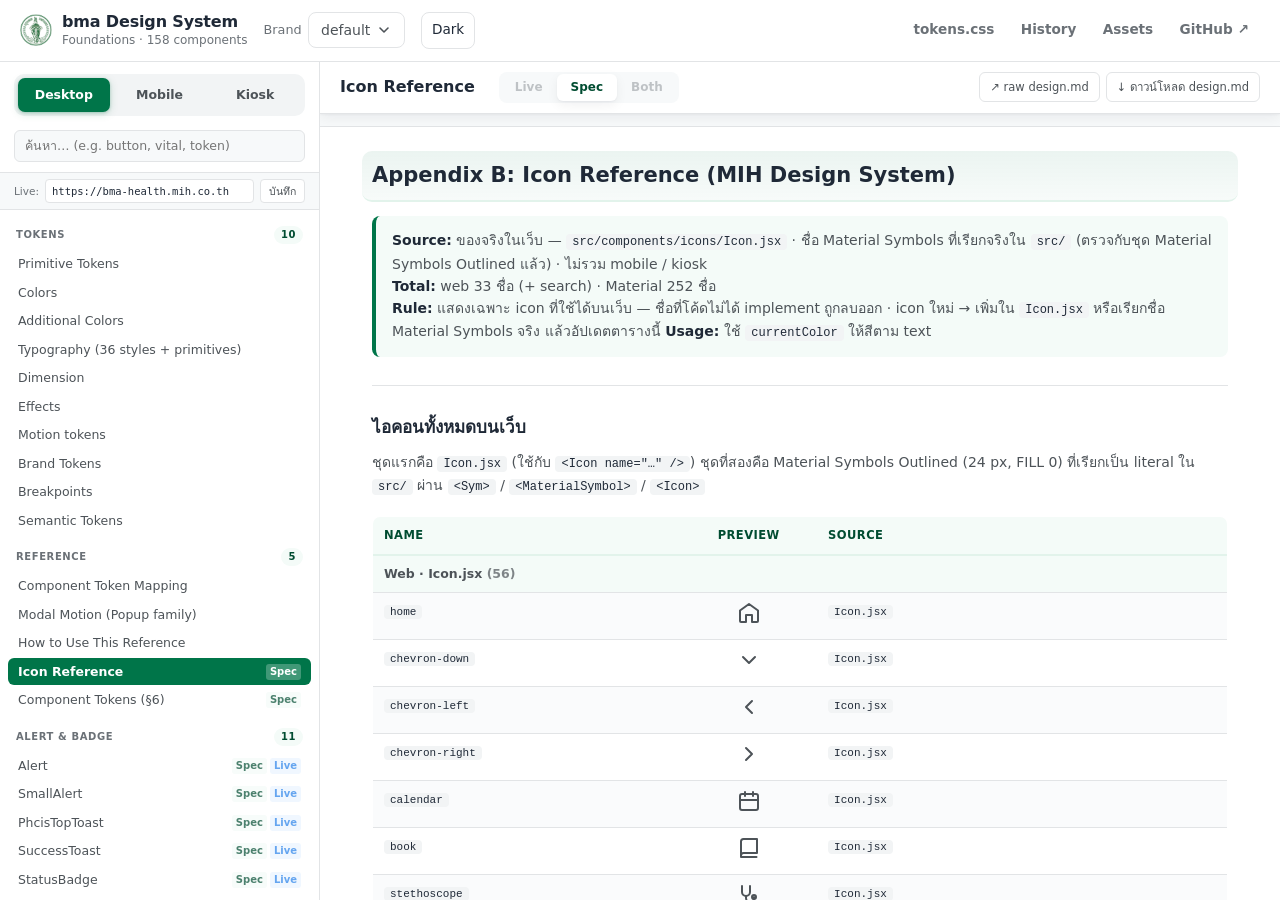
<file: index.html>
<!doctype html>
<html lang="en"><head><meta charset="utf-8">
<meta http-equiv="refresh" content="0; url=./reference.html">
<link rel="canonical" href="./reference.html">
<title>MIH Design System</title>
<script>location.replace('./reference.html' + location.hash);</script>
</head><body><a href="./reference.html">MIH Design System — Reference + Preview</a></body></html>
</file>
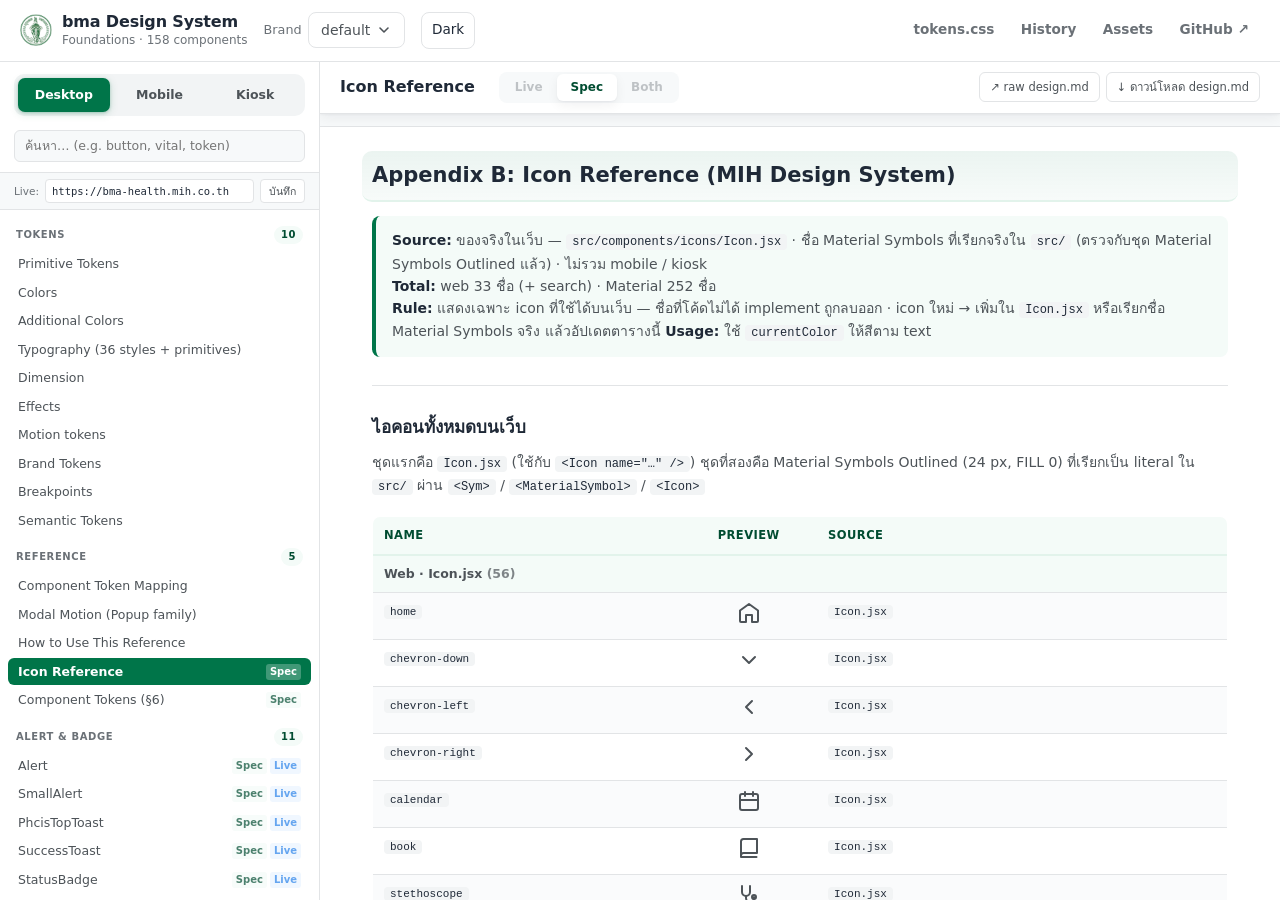
<file: reference.html>
<!DOCTYPE html>
<html lang="th">
<head>
<meta charset="UTF-8" />
<meta name="viewport" content="width=device-width, initial-scale=1.0" />
<title>MIH Design System — Reference + Preview</title>
<link rel="stylesheet" href="./tokens.css" />
<style>
  :root {
    /* สีหลักของหน้าตาม Brand ที่เลือก (data-brand บน <html> · tokens.css) — ผู้ใช้ 17 พ.ย. 69 */
    --brand: var(--brand-p700, #007549);
    --brand-100: var(--brand-p50, #F4FBF8);
    --brand-200: var(--brand-p100, #E2F3EB);
    --brand-700: var(--brand-p800, #004C31);
    --ink: #1F2937;
    --ink-2: #4D5358;
    --ink-3: #6B7177;
    --ink-4: #ADB2B7;
    --border: #E2E4E6;
    --surface: #FFFFFF;
    --bg: #F7F9FA;
    --code-bg: #F2F4F5;
    --info: #2580EA;
    --warn: #F46928;
    --danger: #C72121;
    --shadow: 0 1px 2px rgba(15, 23, 42, 0.04), 0 4px 12px rgba(15, 23, 42, 0.06);
  }
  /* ปุ่ม Dark บนหัวเว็บ → หน้าทั้งหน้าเป็นธีมมืด (body[data-mode] ได้ --d-* จาก tokens.css · ผู้ใช้ 17 พ.ย. 69) */
  body[data-mode="dark"] {
    --brand: var(--brand-p600, #08A768);
    --brand-100: rgb(var(--brand-p700-rgb, 0 117 73) / 0.22);
    --brand-200: rgb(var(--brand-p700-rgb, 0 117 73) / 0.36);
    --brand-700: var(--brand-p400, #6AD6A5);
    --ink: var(--d-text-1, #F4F5F5);
    --ink-2: var(--d-text-2, #ADB2B7);
    --ink-3: var(--d-text-3, #858C92);
    --ink-4: var(--d-text-3, #858C92);
    --border: var(--d-border-1, #363B3F);
    --surface: var(--d-surface-1, #222629);
    --bg: var(--d-bg, #111314);
    --code-bg: var(--d-surface-2, #363B3F);
    --shadow: 0 1px 2px rgba(0, 0, 0, 0.3), 0 4px 12px rgba(0, 0, 0, 0.35);
  }
  body[data-mode="dark"] .content tbody tr:nth-child(even) td { background: var(--d-bg, #111314); }
  body[data-mode="dark"] .item .mark.live { background: rgb(37 128 234 / 0.2); }
  body[data-mode="dark"] .error code { background: rgb(199 33 33 / 0.2); }
  * { box-sizing: border-box; }
  html, body { margin: 0; padding: 0; height: 100%; }
  body {
    font-family: 'Sarabun', 'Inter', -apple-system, BlinkMacSystemFont, 'Segoe UI', Roboto, system-ui, sans-serif;
    background: var(--bg);
    color: var(--ink);
    line-height: 1.6;
    font-size: 14px;
    overflow: hidden;
  }
  .layout {
    display: grid;
    grid-template-columns: 320px 1fr;
    height: 100vh;
  }
  /* ── Sidebar ─────────────────────────────────────────────── */
  aside {
    background: var(--surface);
    border-right: 1px solid var(--border);
    display: flex;
    flex-direction: column;
    overflow: hidden;
  }
  aside .brand-row {
    display: flex;
    align-items: center;
    gap: 10px;
    padding: 14px 18px;
    border-bottom: 1px solid var(--border);
    flex-shrink: 0;
  }
  aside img.dot { background: none; padding: 0; width: 28px; height: 28px; object-fit: contain; }
  aside .dot {
    min-width: 28px; height: 28px; padding: 0 6px; box-sizing: border-box;
    border-radius: 8px;
    background: var(--brand);
    color: #fff;
    display: inline-flex;
    align-items: center;
    justify-content: center;
    font-weight: 700;
    font-size: 14px;
  }
  aside .title-wrap { line-height: 1.3; }
  aside .title { font-weight: 700; font-size: 14px; color: var(--ink); }
  aside .subtitle { font-size: 11px; color: var(--ink-3); }
  /* Platform toggle — Desktop (bma.health design.md) vs Mobile (bma.mobile
     design.md) — two separate design systems, nothing shared (ผู้ใช้ 26 ต.ค. 69). */
  aside .platform-toggle {
    display: flex;
    gap: 4px;
    padding: 4px;
    margin: 12px 14px 4px;
    background: var(--code-bg, #F2F4F5);
    border-radius: 10px;
    flex-shrink: 0;
  }
  aside .pt-btn {
    flex: 1;
    padding: 7px 10px;
    border-radius: 7px;
    border: none;
    background: transparent;
    color: var(--ink-2);
    font: inherit;
    font-size: 12.5px;
    font-weight: 600;
    cursor: pointer;
    display: inline-flex;
    align-items: center;
    justify-content: center;
    gap: 5px;
    position: relative;
    z-index: 1;
    transition: background 180ms ease-out, color 220ms ease-out, transform 120ms ease-out;
  }
  /* hover + micro interaction (ผู้ใช้ 17 พ.ย. 69): ปุ่มที่ไม่ได้เลือก hover = พื้น brand อ่อน · กด = ยุบเล็กน้อย ·
     แถบเลือกเลื่อนไปปุ่มใหม่แบบนุ่ม (.seg-ind · ใช้กับแท็บ Live/Spec/Both ด้วย) */
  aside .pt-btn:hover:not(.active) { color: var(--brand); background: var(--brand-100); }
  aside .pt-btn:active { transform: scale(0.96); }
  aside .pt-btn.active { color: #fff; }
  aside .pt-btn:focus-visible, .tab-btn:focus-visible { outline: 2px solid var(--brand); outline-offset: 2px; }
  .platform-toggle, .topbar .tabs { position: relative; }
  .seg-ind {
    position: absolute; z-index: 0; top: 0; left: 0; width: 0; height: 0;
    border-radius: 7px; pointer-events: none;
    transition: transform 320ms cubic-bezier(0.22, 1, 0.36, 1), width 320ms cubic-bezier(0.22, 1, 0.36, 1), background 200ms ease-out;
  }
  .seg-ind.no-anim { transition: none; }
  .platform-toggle .seg-ind {
    background: var(--brand);
    box-shadow: 0 1px 3px rgb(var(--brand-p700-rgb, 0 117 73) / 0.25), 0 2px 8px rgb(var(--brand-p700-rgb, 0 117 73) / 0.18);
  }
  .topbar .tabs .seg-ind { background: var(--surface); box-shadow: var(--shadow); border-radius: 6px; }
  @media (prefers-reduced-motion: reduce) { .seg-ind, aside .pt-btn, .tab-btn { transition: none; } }
  aside .search-wrap {
    padding: 10px 14px;
    border-bottom: 1px solid var(--border);
    flex-shrink: 0;
  }
  aside .search {
    width: 100%;
    height: 32px;
    padding: 0 10px;
    border: 1px solid var(--border);
    border-radius: 6px;
    font: inherit;
    font-size: 12.5px;
    color: var(--ink);
    background: var(--bg);
    outline: none;
    transition: border-color 120ms, background 120ms;
  }
  aside .search:focus { border-color: var(--brand); background: var(--surface); }
  aside .server-bar {
    display: flex;
    align-items: center;
    gap: 6px;
    padding: 6px 14px;
    border-bottom: 1px solid var(--border);
    background: var(--bg);
    font-size: 10.5px;
    color: var(--ink-3);
    flex-shrink: 0;
  }
  aside .server-bar input {
    flex: 1;
    padding: 3px 6px;
    border: 1px solid var(--border);
    border-radius: 4px;
    font: inherit;
    font-size: 10.5px;
    color: var(--ink);
    background: var(--surface);
    font-family: 'Menlo', monospace;
  }
  aside .server-bar button {
    padding: 3px 8px;
    border: 1px solid var(--border);
    border-radius: 4px;
    background: var(--surface);
    cursor: pointer;
    font: inherit;
    font-size: 10.5px;
    color: var(--ink-2);
  }
  aside .server-bar button:hover { border-color: var(--brand); color: var(--brand); }
  aside nav.toc {
    flex: 1;
    overflow-y: auto;
    padding: 6px 4px 24px;
  }
  aside nav.toc::-webkit-scrollbar { width: 6px; }
  aside nav.toc::-webkit-scrollbar-thumb { background: var(--ink-4); border-radius: 3px; }
  aside nav.toc::-webkit-scrollbar-track { background: transparent; }
  .group {
    margin-bottom: 4px;
  }
  .group-head {
    display: flex;
    align-items: center;
    justify-content: space-between;
    padding: 10px 12px 5px;
    color: var(--ink-3);
    font-size: 10px;
    font-weight: 700;
    text-transform: uppercase;
    letter-spacing: 0.06em;
  }
  .group-head .count {
    background: var(--brand-100);
    color: var(--brand-700);
    border-radius: 999px;
    padding: 1px 7px;
    font-size: 10px;
    font-weight: 700;
  }
  .item {
    display: flex;
    align-items: center;
    gap: 6px;
    padding: 5px 10px;
    margin: 1px 4px;
    border-radius: 6px;
    color: var(--ink-2);
    text-decoration: none;
    font-size: 12.5px;
    cursor: pointer;
    transition: background 100ms, color 100ms;
    border: none;
    background: none;
    text-align: left;
    width: calc(100% - 8px);
    font-family: inherit;
    line-height: 1.4;
  }
  .item:hover { background: var(--brand-100); color: var(--brand-700); }
  .item.active {
    background: var(--brand);
    color: #fff;
    font-weight: 600;
  }
  .item .name { flex: 1; min-width: 0; overflow: hidden; text-overflow: ellipsis; white-space: nowrap; }
  .item .marks {
    display: inline-flex;
    gap: 3px;
    font-size: 9px;
    line-height: 1;
  }
  .item .mark {
    padding: 0 4px; height: 16px;
    font-size: 10px; font-weight: 600; line-height: 1;
    display: inline-flex;
    align-items: center;
    justify-content: center;
    border-radius: 3px;
    opacity: 0.7;
  }
  .item .mark.spec { background: var(--brand-100); color: var(--brand-700); }
  .item .mark.live { background: #EAF4FF;          color: var(--info);     }
  .item.active .mark { background: rgba(255,255,255,0.25); color: #fff; opacity: 1; }
  /* ── Main pane ──────────────────────────────────────────── */
  main {
    display: flex;
    flex-direction: column;
    overflow: hidden;
    background: var(--surface);  /* พื้นเนื้อหาขวา = ขาว (ผู้ใช้ 17 พ.ย. 69) */
  }
  .topbar {
    display: flex;
    align-items: center;
    gap: 12px;
    padding: 10px 20px;
    background: var(--surface);
    border-bottom: 1px solid var(--border);
    box-shadow: var(--shadow);
    flex-shrink: 0;
    z-index: 1;
  }
  .topbar .heading {
    font-weight: 700;
    font-size: 16px;
    color: var(--ink);
    flex-shrink: 0;
  }
  .topbar .slug {
    font-family: 'Menlo', monospace;
    font-size: 11.5px;
    color: var(--ink-3);
    background: var(--bg);
    padding: 2px 8px;
    border-radius: 4px;
  }
  .topbar .tabs {
    display: inline-flex;
    background: var(--bg);
    border-radius: 8px;
    padding: 2px;
    margin-left: 12px;
  }
  .tab-btn {
    padding: 4px 14px;
    border: none;
    background: transparent;
    cursor: pointer;
    font: inherit;
    font-size: 12px;
    font-weight: 600;
    color: var(--ink-3);
    border-radius: 6px;
    position: relative;
    z-index: 1;
    transition: background 180ms ease-out, color 220ms ease-out, transform 120ms ease-out;
  }
  .tab-btn:hover:not(.active):not(:disabled) { color: var(--brand); background: var(--brand-100); }
  .tab-btn:active:not(:disabled) { transform: scale(0.96); }
  .tab-btn.active { color: var(--brand-700); }
  .topbar .actions {
    display: flex;
    gap: 6px;
    align-items: center;
    margin-left: auto;
  }
  .topbar .actions a,
  .topbar .actions button {
    display: inline-flex;
    align-items: center;
    gap: 4px;
    padding: 5px 10px;
    border: 1px solid var(--border);
    border-radius: 6px;
    background: var(--surface);
    color: var(--ink-2);
    font: inherit;
    font-size: 11.5px;
    text-decoration: none;
    cursor: pointer;
    transition: background 120ms, border-color 120ms, color 120ms;
  }
  .topbar .actions a:hover,
  .topbar .actions button:hover {
    border-color: var(--brand);
    color: var(--brand);
    background: var(--brand-100);
  }
  /* ── Panes ──────────────────────────────────────────────── */
  .panes {
    flex: 1;
    overflow: hidden;
    display: flex;
    flex-direction: column;
  }
  .pane {
    flex: 1;
    overflow-y: auto;
    background: var(--surface);
    position: relative;
  }
  .pane::-webkit-scrollbar { width: 10px; }
  .pane::-webkit-scrollbar-thumb { background: var(--ink-4); border-radius: 5px; }
  .pane::-webkit-scrollbar-track { background: transparent; }
  /* In "both" mode the two panes split vertically.
     Live pane fixed 50vh so iframe gets enough space. */
  .panes.mode-both .pane.spec { flex: 1; min-height: 0; }
  .panes.mode-both .pane.live { flex: 0 0 50vh; border-top: 1px solid var(--border); }
  .panes.mode-spec .pane.live { display: none; }
  .panes.mode-live .pane.spec { display: none; }
  .pane.live {
    background: var(--surface);
    overflow: hidden;
    display: flex;
    flex-direction: column;
  }
  iframe.preview {
    flex: 1;
    width: 100%;
    border: none;
    background: var(--surface);
  }
  /* Kiosk preview: the screen is 1080×1920, so the iframe is laid out at full size and
     scaled down (default 50%). The frame is sized to the scaled box so the stage scrolls. */
  .kiosk-scale {
    display: flex; flex-wrap: wrap; align-items: center; gap: 8px;
    padding: 8px 16px; border-bottom: 1px solid var(--border);
    background: var(--surface); font-size: 13px; color: var(--ink-3);
  }
  .kiosk-scale-label { font-weight: 600; color: var(--ink); }
  .kiosk-scale-btn {
    min-width: 44px; min-height: 44px; border: 1px solid var(--border); border-radius: 8px;
    background: var(--surface); color: var(--ink); font-size: 18px; cursor: pointer;
  }
  .kiosk-scale-btn:hover:not(:disabled) { background: var(--brand-100); color: var(--brand-700); }
  .kiosk-scale-btn:disabled { opacity: .4; cursor: not-allowed; }
  .kiosk-scale-value { min-width: 56px; text-align: center; font-weight: 600; color: var(--ink); font-variant-numeric: tabular-nums; }
  .kiosk-scale-hint { margin-left: auto; font-size: 12px; }
  .kiosk-stage { flex: 1; min-height: 0; overflow: auto; background: var(--surface); }
  .kiosk-frame { position: relative; overflow: hidden; margin: 16px; flex: 0 0 auto; }
  .kiosk-frame iframe.preview {
    position: absolute; top: 0; left: 0; flex: none; transform-origin: 0 0;
  }
  .no-live, .no-spec {
    flex: 1;
    display: flex;
    flex-direction: column;
    align-items: center;
    justify-content: center;
    padding: 40px;
    text-align: center;
    color: var(--ink-3);
  }
  .no-live .big, .no-spec .big {
    font-size: 56px;
    margin-bottom: 12px;
    opacity: 0.4;
  }
  .no-live .heading, .no-spec .heading {
    font-size: 15px;
    color: var(--ink);
    margin-bottom: 4px;
    font-weight: 700;
  }
  /* ── Content (markdown) ────────────────────────────────── */
  .content {
    max-width: 920px;
    margin: 0 auto;
    padding: 28px 32px 80px;
  }
  .loading, .error {
    text-align: center;
    padding: 60px 20px;
    color: var(--ink-3);
  }
  .error { color: var(--danger); }
  .error code {
    background: #FFF0F0;
    color: var(--danger);
    padding: 2px 8px;
    border-radius: 4px;
    font-family: 'Menlo', monospace;
    font-size: 13px;
  }
  .content h1 {
    font-size: 26px;
    font-weight: 800;
    color: var(--brand-700);
    margin: 8px 0 18px;
    padding-bottom: 10px;
    border-bottom: 3px solid var(--brand-200);
    scroll-margin-top: 24px;
  }
  .content h2 {
    font-size: 21px;
    font-weight: 800;
    color: var(--ink);
    margin: 28px 0 12px;
    padding-bottom: 6px;
    border-bottom: 2px solid var(--brand-200);
    scroll-margin-top: 24px;
  }
  .content h3 {
    font-size: 17px;
    font-weight: 700;
    color: var(--ink);
    margin: 22px 0 10px;
    scroll-margin-top: 24px;
  }
  .content h4 {
    font-size: 14.5px;
    font-weight: 700;
    color: var(--ink-2);
    margin: 18px 0 8px;
    scroll-margin-top: 24px;
  }
  .content h5, .content h6 {
    font-size: 13px;
    font-weight: 700;
    color: var(--ink-2);
    margin: 14px 0 6px;
    text-transform: uppercase;
    letter-spacing: 0.04em;
  }
  .content p { margin: 7px 0; color: var(--ink-2); }
  .content ul, .content ol { margin: 7px 0 10px 22px; color: var(--ink-2); }
  .content li { margin-bottom: 4px; }
  .content strong { color: var(--ink); font-weight: 700; }
  .content em { font-style: italic; color: var(--ink-2); }
  .content hr {
    border: none;
    border-top: 1px solid var(--border);
    margin: 28px 0;
  }
  .content a {
    color: var(--brand);
    text-decoration: none;
    border-bottom: 1px dashed transparent;
    transition: border-color 120ms;
  }
  .content a:hover { border-bottom-color: var(--brand); }
  .content code {
    font-family: 'Menlo', 'Monaco', 'Courier New', monospace;
    background: var(--code-bg);
    color: var(--ink);
    padding: 1px 6px;
    border-radius: 4px;
    font-size: 12px;
  }
  .content pre {
    background: #1B2027;
    color: #E2E4E6;
    padding: 14px 18px;
    border-radius: 10px;
    overflow-x: auto;
    font-size: 12px;
    line-height: 1.55;
    margin: 12px 0;
  }
  .content pre code { background: transparent; color: inherit; padding: 0; font-size: inherit; }
  .content table {
    width: 100%;
    border-collapse: collapse;
    margin: 12px 0;
    font-size: 12.5px;
    background: var(--surface);
    border: 1px solid var(--border);
    border-radius: 8px;
    overflow: hidden;
  }
  .content thead { background: var(--brand-100); }
  .content th {
    color: var(--brand-700);
    font-weight: 700;
    text-align: left;
    padding: 9px 11px;
    border-bottom: 2px solid var(--brand-200);
    font-size: 11.5px;
    text-transform: uppercase;
    letter-spacing: 0.04em;
    white-space: nowrap;
  }
  .content td {
    padding: 8px 11px;
    border-bottom: 1px solid var(--border);
    vertical-align: top;
    color: var(--ink-2);
  }
  .content tbody tr:nth-child(even) td { background: #FAFBFC; }
  .content tbody tr:hover td { background: var(--brand-100); }
  .content td code { font-size: 11px; }
  .content blockquote {
    border-left: 4px solid var(--brand);
    background: var(--brand-100);
    padding: 10px 16px;
    border-radius: 8px;
    margin: 14px 0;
    color: var(--ink-2);
  }
  .content blockquote p { margin: 3px 0; }
  .swatch {
    display: inline-block;
    width: 12px;
    height: 12px;
    border-radius: 3px;
    border: 1px solid var(--border);
    vertical-align: middle;
    margin-right: 4px;
  }
  /* Highlight the active section in the spec pane */
  .content .active-section {
    background: linear-gradient(180deg, rgb(var(--brand-p700-rgb, 0 117 73) / 0.08), transparent 80px);
    border-radius: 10px;
    padding: 8px 10px;
    margin-left: -10px;
    margin-right: -10px;
  }
  @media (max-width: 1100px) {
    .layout { grid-template-columns: 280px 1fr; }
  }
  /* Tablet / mobile (ผู้ใช้ 26 ต.ค. 69 "ตรวจ"): the topbar wraps instead of
     pushing raw / ดาวน์โหลด off-screen · under 768 the sidebar is a drawer. */
  .menu-btn, .nav-scrim { display: none; }
  @media (max-width: 1023px) {
    .topbar { flex-wrap: wrap; row-gap: 8px; padding: 10px 16px; }
    .topbar .tabs { margin-left: 0; }
  }
  @media (max-width: 767px) {
    .layout { grid-template-columns: minmax(0, 1fr); }
    aside {
      position: fixed; top: 0; bottom: 0; left: 0; z-index: 30;
      width: min(320px, 88vw);
      transform: translateX(-100%);
      transition: transform 200ms ease;
      box-shadow: var(--shadow);
    }
    body.nav-open aside { transform: none; }
    body.nav-open .nav-scrim {
      display: block; position: fixed; inset: 0; z-index: 29;
      background: rgba(15, 23, 42, 0.35);
    }
    .menu-btn {
      display: inline-flex; align-items: center; gap: 6px;
      min-height: 44px; padding: 0 12px;
      border: 1px solid var(--border); border-radius: 8px;
      background: var(--surface); color: var(--ink-2);
      font: inherit; font-size: 13px; font-weight: 600; cursor: pointer;
    }
    .topbar .heading { flex: 1 1 auto; min-width: 0; overflow-wrap: anywhere; }
    .topbar .actions { margin-left: 0; width: 100%; flex-wrap: wrap; }
    .topbar .actions a, .topbar .actions button, .tab-btn { min-height: 44px; }
    .item { min-height: 44px; }
  }
  html { scroll-behavior: smooth; }

  body.ds-has-top{display:flex;flex-direction:column}
  body.ds-has-top .layout{height:auto;flex:1;min-height:0}
  header.ds-top{flex:none;z-index:20;background:var(--surface,#FFFFFF);border-bottom:1px solid var(--border,#E3E9E8);
    padding:.75rem 1.25rem;display:flex;gap:1rem;align-items:center;flex-wrap:wrap;
    font-family:'Sarabun','Inter','Noto Sans Thai',system-ui,sans-serif;color:var(--ink,#14312A)}
  header.ds-top .ds-brandmark{display:flex;align-items:center;gap:.6rem;font-weight:700;letter-spacing:-.01em;font-size:1rem}
  header.ds-top .ds-brandrow{display:flex;align-items:center;gap:10px;flex-shrink:0}
  header.ds-top .ds-brandrow img.dot{background:none;padding:0;width:2rem;height:2rem;object-fit:contain}
  header.ds-top .ds-brandrow .dot{width:auto;min-width:2rem;height:2rem;padding:0 .5rem;box-sizing:border-box;border-radius:8px;background:var(--brand);color:#fff;display:inline-flex;align-items:center;justify-content:center;font-weight:700;font-size:14px}
  header.ds-top .ds-brandrow .title-wrap{line-height:1.3}
  header.ds-top .ds-brandrow .title{font-weight:700;font-size:1rem;letter-spacing:-.01em;color:var(--ink)}
  header.ds-top .ds-brandrow .subtitle{font-size:12px;color:var(--ink-3)}
  header.ds-top .ds-dot{width:1.6rem;height:1.6rem;border-radius:.5rem;background:linear-gradient(135deg,var(--brand-p600,#08A768),var(--brand-p800,#004C31))}
  header.ds-top .ds-pill{font:600 .7rem/1 ui-monospace,monospace;padding:.35rem .55rem;border-radius:999px;background:var(--brand-p100,#E2F3EB);color:var(--brand-p700,#007549)}
  header.ds-top label{display:flex;gap:.4rem;align-items:center;font-size:.8rem;color:var(--ink-3,#5C6B68)}
  header.ds-top select,header.ds-top button.ds-ghost{font:inherit;font-size:.85rem;padding:.4rem .6rem;border:1px solid var(--border,#E3E9E8);
    border-radius:.5rem;background:var(--surface,#FFFFFF);color:var(--ink,#14312A)}
  header.ds-top button.ds-ghost{cursor:pointer}
  header.ds-top nav.ds-tabs{display:flex;gap:.25rem;margin-left:auto;flex-wrap:wrap}
  header.ds-top nav.ds-tabs a{padding:.4rem .7rem;border-radius:.5rem;text-decoration:none;color:var(--ink-3,#5C6B68);font-size:.85rem;font-weight:600;transition:background .15s,color .15s}
  header.ds-top nav.ds-tabs a:hover{background:var(--brand-100,#F4FBF8);color:var(--brand,#007549)}
  header.ds-top nav.ds-tabs a.on{background:var(--brand-200,#E2F3EB);color:var(--brand,#007549)}
  /* colour chips beside every #hex / --token / rgb() in the spec — big enough
     to actually read the colour (the 12px square read as a bullet) */
  .content .swatch{width:36px;height:18px;border-radius:4px;margin-right:6px;vertical-align:-4px;
    box-shadow:inset 0 0 0 1px rgba(0,0,0,.12)}
  .content .swatch-val{font:500 11px/1 ui-monospace,SFMono-Regular,Menlo,monospace;color:#5C6B68;
    margin-left:4px;vertical-align:middle;white-space:nowrap}
  /* per-component change log under the topbar (history.json) */
  .ds-history{display:flex;gap:10px;align-items:baseline;flex-wrap:wrap;padding:6px 20px;font-size:12px;
    background:var(--bg,#F7F9F9);border-bottom:1px solid var(--border,#E3E9E8);color:var(--ink-3,#5C6B68)}
  .ds-history b{color:var(--ink,#14312A);font-weight:600}
  .ds-history .sha{font:600 11px/1 ui-monospace,monospace;color:var(--brand-p700,#007549);text-decoration:none}
  .ds-history .more{margin-left:auto;color:var(--brand-p700,#007549);text-decoration:none;font-weight:600}
  .ds-history ul{list-style:none;margin:2px 0 0;padding:0;flex-basis:100%;display:none;gap:2px;flex-direction:column}
  .ds-history.open ul{display:flex}
  .ds-history li{display:flex;gap:8px;align-items:baseline}
  .ds-history li .d{font:500 11px/1.6 ui-monospace,monospace;color:#5C6B68}
  /* Responsive (responsive-web skill): the page used to clip at 768 and 390
     because the injected header and the Brand select had fixed widths and
     body is overflow:hidden, so nothing scrolled and the right edge was cut.
     Below xl the sidebar is a drawer (same as the source page under 767),
     header parts shrink/wrap, and touch targets reach 44px. */
  header.ds-top,header.ds-top *{min-width:0;max-width:100%}
  header.ds-top label select{width:auto;max-width:100%}
  @media (max-width:1023px){
    .layout{grid-template-columns:minmax(0,1fr)}
    aside{position:fixed;top:0;bottom:0;left:0;z-index:30;width:min(320px,88vw);transform:translateX(-100%);transition:transform 200ms ease;box-shadow:var(--shadow)}
    body.nav-open aside{transform:none}
    body.nav-open .nav-scrim{display:block;position:fixed;inset:0;z-index:29;background:rgba(15,23,42,.35)}
    .menu-btn{display:inline-flex;align-items:center;gap:6px;min-height:44px;padding:0 12px;border:1px solid var(--border);border-radius:8px;background:var(--surface);color:var(--ink-2);font:inherit;font-size:13px;font-weight:600;cursor:pointer}
    .topbar{flex-wrap:wrap;row-gap:8px;padding:10px 16px}
    .topbar .heading{flex:1 1 auto;min-width:0;overflow-wrap:anywhere}
    .topbar .tabs{margin-left:0;max-width:100%;overflow-x:auto}
    .topbar .actions{margin-left:0;width:100%;flex-wrap:wrap}
    .topbar .actions a,.topbar .actions button,.tab-btn,aside .item{min-height:44px}
    header.ds-top{padding:.6rem .9rem;gap:.6rem}
    header.ds-top nav.ds-tabs{margin-left:0;width:100%;flex-wrap:wrap}
    header.ds-top nav.ds-tabs a,header.ds-top button.ds-ghost,header.ds-top select{min-height:44px;display:inline-flex;align-items:center}
  }
  /* Touch targets (responsive-web skill): inline links in the spec text are
     ~19 px tall. Below lg keep the look and widen only the hit area to 44 px
     with an invisible ::after, so no line height or layout moves. */
  @media (max-width:1023px){
    .content a{position:relative}
    .content a::after{content:"";position:absolute;left:-6px;right:-6px;top:-13px;bottom:-13px}
  }
  @media (max-width:767px){
    header.ds-top .ds-brandrow .subtitle{display:none}
    header.ds-top label{flex:1 1 100%}
    header.ds-top label select{flex:1 1 auto;width:100%}
  }

.ds-sel{position:relative;display:inline-block;min-width:150px;font-family:'Sarabun','Inter','Noto Sans Thai',system-ui,sans-serif}
.ds-sel-btn{display:flex;align-items:center;gap:var(--dim-space-150,6px);width:100%;height:var(--dim-size-700,36px);
  padding:0 var(--dim-space-300,12px);background:var(--surface-input-default,#FFFFFF);
  border:var(--dim-stroke-100,1px) solid var(--border-input-default,#E2E4E6);border-radius:var(--dim-radius-200,8px);
  font:inherit;font-size:var(--type-size-sm,14px);color:var(--text-input-filled,#4D5358);text-align:left;cursor:pointer;
  transition:border-color .15s,box-shadow .15s}
.ds-sel-btn:hover,.ds-sel.open .ds-sel-btn{border-color:var(--border-input-hover,#08A768);
  box-shadow:inset 0 0 0 1px var(--border-input-hover,#08A768),0 0 0 4px var(--primaryBorder-600,rgba(8,167,104,.15))}
.ds-sel-btn:focus-visible{outline:none;border-color:var(--border-input-typing,#08A768);
  box-shadow:inset 0 0 0 1px var(--border-input-typing,#08A768),0 0 0 4px var(--primaryBorder-600,rgba(8,167,104,.15))}
.ds-sel-btn .lbl{flex:1;overflow:hidden;text-overflow:ellipsis;white-space:nowrap}
.ds-sel-list .opt,.ds-sel-list [role="option"]{white-space:nowrap}
.ds-sel-btn .pre{color:var(--text-input-default,#ADB2B7)}
.ds-sel-btn .chev{flex:none;width:16px;height:16px;color:var(--icon-input-filled,#4D5358);transition:transform .15s}
.ds-sel.open .ds-sel-btn .chev{transform:rotate(180deg)}
.ds-sel-list{position:absolute;top:calc(100% + var(--dim-space-100,4px));left:0;min-width:100%;width:max-content;max-width:min(320px,calc(100vw - 32px));z-index:60;display:none;
  background:var(--surface-dropdown-default,#FFFFFF);border:var(--dim-stroke-100,1px) solid var(--border-dropdown-default,#EBEBEB);
  border-radius:var(--dim-radius-400,16px);padding:var(--dim-space-100,4px);
  box-shadow:var(--shadow-dropdown,0 4px 4px rgba(100,116,139,.1),0 16px 32px rgba(100,116,139,.15));
  max-height:min(360px,60vh);overflow:auto;box-sizing:border-box}
.ds-sel.open .ds-sel-list{display:block}
.ds-sel-grp{padding:var(--dim-space-150,6px) var(--dim-space-300,12px) var(--dim-space-050,2px);
  font-size:var(--type-size-xs,12px);color:var(--text-neutral-tertiary,#ADB2B7);white-space:nowrap}
.ds-sel-opt{display:flex;align-items:center;gap:var(--dim-space-200,8px);min-height:var(--dim-size-800,40px);
  padding:var(--dim-space-200,8px) var(--dim-space-300,12px);border-radius:var(--dim-radius-150,6px);
  color:var(--text-list-default,#4D5358);font-size:var(--type-size-sm,14px);cursor:pointer;white-space:nowrap;box-sizing:border-box}
.ds-sel-opt:hover,.ds-sel-opt.active{background:var(--surface-list-hover,#F4FBF8);color:var(--text-list-hover,#007549)}
.ds-sel-opt.selected{background:var(--surface-list-selected,#F4FBF8)}
.ds-sel-opt .chk{margin-left:auto;width:16px;height:16px;color:var(--icon-brand-check,#007549);visibility:hidden}
.ds-sel-opt.selected .chk{visibility:visible}
</style>
</head>
<body class="ds-has-top">
<header class="ds-top">
  <div class="brand-row ds-brandrow">
      <img class="dot" src="[data-uri]" alt="ตรากรุงเทพมหานคร" width="32" height="32">
      <div class="title-wrap">
        <div class="title">bma Design System</div>
        <div class="subtitle" id="brand-subtitle">Foundations · 158 components</div>
      </div>
    </div>
  <label>Brand
    <select id="ds-brand" aria-label="Brand"></select>
  </label>
  <button class="ds-ghost" id="ds-mode" type="button" title="สลับทั้งหน้าเป็นธีมมืด/สว่าง (ค่า token ของ swatch/preview เปลี่ยนตาม)">Dark</button>
  <nav class="ds-tabs">
    <a href="./tokens-css.html">tokens.css</a>
    <a href="./history.html">History</a>
    <a href="./assets.html">Assets</a>
    <a href="https://github.com/namonlims/mih-design" target="_blank" rel="noopener">GitHub ↗</a>
  </nav>
</header>
<div class="layout">

  <!-- ── Sidebar ──────────────────────────────────────────── -->
  <aside>
    <div class="platform-toggle" role="tablist" aria-label="Platform">
      <button class="pt-btn active" data-platform="desktop" type="button" role="tab">Desktop</button>
      <button class="pt-btn"        data-platform="mobile"  type="button" role="tab">Mobile</button>
      <button class="pt-btn"        data-platform="kiosk"   type="button" role="tab">Kiosk</button>
    </div>
    <div class="search-wrap">
      <input id="search" class="search" type="text" placeholder="ค้นหา… (e.g. button, vital, token)" />
    </div>
    <div class="server-bar">
      <span>Live:</span>
      <input id="server-url" type="text" value="https://bma-health.mih.co.th" />
      <button id="server-save" type="button">บันทึก</button>
    </div>
    <nav class="toc" id="toc">
      <div class="item" style="color: var(--ink-4);">⏳ กำลังโหลด…</div>
    </nav>
  </aside>
  <div class="nav-scrim" id="nav-scrim"></div>

  <!-- ── Main ────────────────────────────────────────────── -->
  <main>
    <div class="topbar">
      <button class="menu-btn" id="menu-btn" type="button" aria-label="เปิดเมนู" aria-expanded="false">☰ เมนู</button>
      <span class="heading" id="current-name">เลือก section จาก sidebar</span>
      <span class="slug" id="current-slug" style="display:none"></span>
      <div class="tabs" role="tablist">
        <button class="tab-btn active" data-tab="live" type="button">Live</button>
        <button class="tab-btn" data-tab="spec" type="button">Spec</button>
        <button class="tab-btn" data-tab="both" type="button">Both</button>
      </div>
      <div class="actions">
        <a id="doc-raw" href="./design.md" target="_blank" rel="noopener">↗ raw design.md</a>
        <a id="doc-dl" href="./design.md" download="design.md">↓ ดาวน์โหลด design.md</a>
      </div>
    </div>
    <div class="ds-history" id="ds-history" hidden></div>
    <div class="panes mode-live" id="panes">
      <div class="pane spec" id="spec-pane">
        <article id="content" class="content">
          <p class="loading">⏳ กำลังโหลด <code>design.md</code>…</p>
        </article>
      </div>
      <div class="pane live" id="live-pane">
        <div class="no-live" id="no-live-placeholder">
          <div class="heading">เลือก component จาก sidebar เพื่อดู live preview</div>
          <div style="font-size:12px;margin-top:8px;">iframe จะโหลด <code>/components/&lt;slug&gt;</code> จาก <code>https://bma-health.mih.co.th</code></div>
        </div>
      </div>
    </div>
  </main>
</div>

<script>
function resolveVar(name){
  return getComputedStyle(document.documentElement).getPropertyValue('--'+name).trim();
}
/* → { kind:'color', css, label } | { kind:'value', label } */
function classifyToken(name, resolved){
  const v = (resolved||'').trim();
  if(!v) return {kind:'value', label:'—'};
  /* space- or comma-separated RGB triplet (…-rgb tokens) — only a color
     once wrapped in rgb(). Alpha variants keep their own tokens. */
  if(/^\d{1,3}[ ,]+\d{1,3}[ ,]+\d{1,3}$/.test(v)){
    const css='rgb('+v.replace(/,/g,' ')+')';
    return {kind:'color', css:css, label:css};
  }
  if(/gradient\(/.test(v)) return {kind:'color', css:v, label:'gradient'};
  if(window.CSS && CSS.supports && CSS.supports('color', v)) return {kind:'color', css:v, label:v};
  return {kind:'value', label:v};
}
</script>
<script type="module">
  import { marked } from './vendor/marked.esm.js';

  marked.setOptions({ gfm: true, breaks: false });

  /* ── DOM refs ─────────────────────────────────────────── */
  const content      = document.getElementById('content');
  const tocEl        = document.getElementById('toc');
  const searchEl     = document.getElementById('search');
  const serverInput  = document.getElementById('server-url');
  const serverSave   = document.getElementById('server-save');
  const nameEl       = document.getElementById('current-name');
  const slugEl       = document.getElementById('current-slug');
  const panes        = document.getElementById('panes');
  const livePane     = document.getElementById('live-pane');
  const noLivePh     = document.getElementById('no-live-placeholder');
  const tabBtns      = document.querySelectorAll('.tab-btn');

  const STORAGE_KEY  = 'mih-design-system-server-url';
  try {
    const saved = localStorage.getItem(STORAGE_KEY);
    if (saved) serverInput.value = saved;
  } catch (_) {}

  /* ── Components catalog (mirrors ComponentsLibraryPage.jsx slugs).
       Each entry: { slug, name }. Group label drives sidebar grouping. */
  const CATALOG = [
    { group: 'Alert & Badge', items: [
      { slug: 'alert',                              name: 'Alert' },
      { slug: 'small-alert',                        name: 'SmallAlert' },
      { slug: 'phcis-top-toast',                    name: 'PhcisTopToast' },
      { slug: 'success-toast',                      name: 'SuccessToast' },
      { slug: 'status-badge',                       name: 'StatusBadge' },
      { slug: 'colorful-badge',                     name: 'ColorfulBadge' },
      { slug: 'colorful-icon-badge',                name: 'ColorfulIconBadge' },
      { slug: 'consent-audit-bar', name: 'ConsentAuditBar' },
      { slug: 'name-mark', name: 'NameMark' },
      { slug: 'results-visit-badge', name: 'ResultsVisitBadge' },
      { slug: 'dm-remission-badge', name: 'DmRemissionBadge' },
    ]},
    { group: 'Button — Brand', items: [
      { slug: 'brand-button',                       name: 'BrandButton' },
      { slug: 'brand-subdue-button',                name: 'BrandSubdueButton' },
      { slug: 'brand-subdue-float-button',          name: 'BrandSubdueFloatButton' },
      { slug: 'brand-dashed-add-button',            name: 'BrandDashedAddButton' },
      { slug: 'brand-icon-button',                  name: 'BrandIconButton' },
      { slug: 'brand-subdue-icon-button',           name: 'BrandSubdueIconButton' },
      { slug: 'brand-circle-icon-button',           name: 'BrandCircleIconButton' },
      { slug: 'brand-circle-subdue-icon-button',    name: 'BrandCircleSubdueIconButton' },
      { slug: 'brand-radius-subdue-icon-button',   name: 'BrandRadiusSubdueIconButton' },
      { slug: 'x-close-button',                    name: 'XCloseButton' },
    ]},
    { group: 'Button — Danger', items: [
      { slug: 'danger-button',                      name: 'DangerButton' },
      { slug: 'danger-subdue-button',               name: 'DangerSubdueButton' },
      { slug: 'danger-icon-button',                 name: 'DangerIconButton' },
      { slug: 'danger-subdue-icon-button',          name: 'DangerSubdueIconButton' },
      { slug: 'danger-circle-icon-button',         name: 'DangerCircleIconButton' },
      { slug: 'danger-circle-subdue-icon-button',  name: 'DangerCircleSubdueIconButton' },
    ]},
    { group: 'Button — Neutral', items: [
      { slug: 'neutral-button',                     name: 'NeutralButton' },
      { slug: 'neutral-subdue-button',              name: 'NeutralSubdueButton' },
      { slug: 'neutral-icon-button',                name: 'NeutralIconButton' },
      { slug: 'neutral-subdue-icon-button',         name: 'NeutralSubdueIconButton' },
    ]},
    { group: 'Button — Selectable', items: [
      { slug: 'selectable-card-button',             name: 'SelectableCardButton' },
      { slug: 'selectable-option-card',            name: 'SelectableOptionCard' },
      { slug: 'pain-scale-cards',                  name: 'PainScaleCards' },
    ]},
    { group: 'Checkbox & Radio & Switch', items: [
      { slug: 'checkbox',                           name: 'Checkbox' },
      { slug: 'checkbox-box',                       name: 'CheckboxBox' },
      { slug: 'checkbox-button',                    name: 'CheckboxButton' },
      { slug: 'checkbox-group',                     name: 'CheckboxGroup' },
      { slug: 'radio',                              name: 'Radio' },
      { slug: 'radio-box',                          name: 'RadioBox' },
      { slug: 'radio-button',                       name: 'RadioButton' },
      { slug: 'radio-group',                        name: 'RadioGroup' },
      { slug: 'switch',                             name: 'Switch' },
    ]},
    { group: 'Tag & Timeslot', items: [
      { slug: 'selectable-tag',                     name: 'SelectableTag' },
      { slug: 'filter-tag',                         name: 'FilterTag' },
      { slug: 'filter-date-tag',                    name: 'FilterDateTag' },
      { slug: 'timeslot',                           name: 'Timeslot' },
      { slug: 'clear-filters-tag',                  name: 'ClearFiltersTag' },
      { slug: 'overflow-flex-row',                  name: 'OverflowFlexRow' },
    ]},
    { group: 'Topic / Tooltip / Information', items: [
      { slug: 'topic',                              name: 'Topic' },
      { slug: 'tooltip',                            name: 'Tooltip' },
      { slug: 'information',                        name: 'Information' },
    ]},
    { group: 'Card — Patient & Vital', items: [
      { slug: 'patient-card',                       name: 'PatientCard' },
      { slug: 'vital-card',                         name: 'VitalCard' },
      { slug: 'vital-sign-timeline-card',           name: 'VitalSignTimelineCard' },
      { slug: 'vital-reading-card',                name: 'VitalReadingCard' },
      { slug: 'staff-profile-avatar',              name: 'StaffProfileAvatar' },
      { slug: 'doctor-profile-avatar',             name: 'DoctorProfileAvatar' },
      { slug: 'inventory-card',                     name: 'InventoryCard' },
      { slug: 'patient-summary-card',               name: 'PatientSummaryCard' },
      { slug: 'queue-patient-avatar',               name: 'QueuePatientAvatar' },
      { slug: 'masked-worklist-name',               name: 'MaskedWorklistName' },
      { slug: 'arrival-mobility-mark',              name: 'ArrivalMobilityMark' },
    ]},
    { group: 'Card — Dashboard', items: [
      { slug: 'age-service-pyramid-card',           name: 'AgeServicePyramidCard' },
      { slug: 'coc-card',                           name: 'CocCard' },
      { slug: 'consent-card',                       name: 'ConsentCard' },
      { slug: 'disease-21-groups-card',             name: 'Disease21GroupsCard' },
      { slug: 'dm-complications-card',              name: 'DmComplicationsCard' },
      { slug: 'dm-control-gauge-card',              name: 'DmControlGaugeCard' },
      { slug: 'dm-ht-new-patients-card',            name: 'DmHtNewPatientsCard' },
      { slug: 'ht-control-gauge-card',              name: 'HtControlGaugeCard' },
      { slug: 'monthly-visits-card',                name: 'MonthlyVisitsCard' },
      { slug: 'rights-donut-card',                  name: 'RightsDonutCard' },
      { slug: 'top10-diseases-card',                name: 'Top10DiseasesCard' },
      { slug: 'top10-diseases-short-card',          name: 'Top10DiseasesShortCard' },
      { slug: 'visit-total-card',                   name: 'VisitTotalCard' },
      { slug: 'working-age-groups-card',            name: 'WorkingAgeGroupsCard' },
      { slug: 'clinic-counts-card',                 name: 'ClinicCountsCard' },
      { slug: 'clinic-compare-card',                name: 'ClinicCompareCard' },
      { slug: 'single-gauge-card',                  name: 'SingleGaugeCard' },
      { slug: 'telemed-call-stats-card',            name: 'TelemedCallStatsCard' },
    ]},
    { group: 'Dashboard', items: [
      { slug: 'dashboard-widget',                   name: 'DashboardWidget' },
      { slug: 'dashboard-widget-card',              name: 'DashboardWidgetCard' },
      { slug: 'dashboard-page-header',              name: 'DashboardPageHeader' },
      { slug: 'dashboard-header-tools',             name: 'DashboardHeaderTools' },
      { slug: 'dashboard-template-switcher',        name: 'DashboardTemplateSwitcher' },
      { slug: 'dashboard-sub-nav',                  name: 'DashboardSubNav' },
      { slug: 'data-source-strip',                  name: 'DataSourceStrip' },
      { slug: 'stat-tile',                          name: 'StatTile · StatTileRow' },
      { slug: 'chart-panel',                        name: 'ChartPanel · ChartsRow' },
      { slug: 'summary-banner-card',                name: 'SummaryBannerCard' },
      { slug: 'report-group-card',                  name: 'ReportGroupCard · SectionTopic' },
      { slug: 'report-toolbar',                     name: 'ReportToolbar' },
      { slug: 'dashboard-header-filters',          name: 'DashboardHeaderFilters' },
    ]},
    { group: 'Charts', items: [
      { slug: 'big-charts',                         name: 'BigCharts' },
      { slug: 'charts',                             name: 'Charts' },
      { slug: 'vitals-sign-graph',                  name: 'VitalsSignGraph' },
      { slug: 'donut-chart',                        name: 'Donut · DonutWithLegend' },
      { slug: 'hbar-list',                          name: 'HBarList' },
      { slug: 'vbars',                              name: 'VBars' },
      { slug: 'line-chart',                         name: 'LineChart · AreaLineChart' },
      { slug: 'gauge',                              name: 'Gauge' },
      { slug: 'pyramid',                            name: 'Pyramid · PyramidPct' },
      { slug: 'pie',                                name: 'Pie' },
      { slug: 'reveal',                             name: 'Reveal' },
    ]},
    { group: 'Form fields', items: [
      { slug: 'input-field',                        name: 'InputField' },
      { slug: 'input-field-range',                  name: 'InputFieldRange' },
      { slug: 'input-field-slash',                  name: 'InputFieldSlash' },
      { slug: 'textarea',                           name: 'Textarea' },
      { slug: 'suggestible-textarea',               name: 'SuggestibleTextarea' },
      { slug: 'voice-input-field',                  name: 'VoiceInputField' },
      { slug: 'voice-textarea',                     name: 'VoiceTextarea' },
      { slug: 'select',                             name: 'Select' },
      { slug: 'dropdown',                           name: 'Dropdown' },
      { slug: 'calendar',                           name: 'Calendar' },
      { slug: 'date-picker',                        name: 'DatePicker' },
      { slug: 'date-picker-range',                  name: 'DatePickerRange' },
      { slug: 'time-picker',                        name: 'TimePicker' },
      { slug: 'registration-form-fields-layout',    name: 'Fields · Section / SubCard / Field' },
      { slug: 'select-with-other',                 name: 'SelectWithOther' },
      { slug: 'file-upload-field',                 name: 'FileUploadField' },
      { slug: 'photo-upload-field',                name: 'PhotoUploadField' },
      { slug: 'upload-progress-bar',               name: 'UploadProgressBar' },
      { slug: 'otp-input',                         name: 'OtpInput' },
      { slug: 'inline-name-editor',                name: 'InlineNameEditor' },
      { slug: 'selected-items-list',               name: 'SelectedItemsList' },
      { slug: 'form-field-control', name: 'FormFieldControl' },
      { slug: 'password-field', name: 'PasswordField' },
      { slug: 'diag-type-select', name: 'DiagTypeSelect' },
    ]},
    { group: 'Forms', items: [
      { slug: 'allergy-form',                       name: 'AllergyForm' },
      { slug: 'disease-form',                       name: 'DiseaseForm' },
      { slug: 'vitals-form',                        name: 'VitalsForm' },
      { slug: 'history-list-form',                  name: 'HistoryListForm' },
      { slug: 'forms-library',                      name: 'FormsLibrary' },
      { slug: 'registration-steps',                 name: 'RegistrationSteps' },
      { slug: 'treatment-steps',                    name: 'TreatmentSteps' },
      { slug: 'address-map-block', name: 'AddressMapBlock' },
      { slug: 'smoking-behavior-fields', name: 'SmokingBehaviorFields' },
      { slug: 'form-structure-preview', name: 'FormStructurePreview' },
    ]},
    { group: 'Form Builder', items: [
      { slug: 'form-builder-content',               name: 'Content' },
      { slug: 'form-builder-drag-and-drop',         name: 'DragAndDrop' },
      { slug: 'form-builder-signature',             name: 'Signature' },
      { slug: 'e-signature-field',                 name: 'ESignatureField' },
    ]},
    { group: 'Examination', items: [
      { slug: 'body-mark',                          name: 'BodyMark' },
      { slug: 'body-diagram-panel',                 name: 'BodyDiagramPanel' },
      { slug: 'body-record-popup',                  name: 'BodyRecordPopup' },
      { slug: 'drawing-canvas-popup',               name: 'DrawingCanvasPopup' },
      { slug: 'exam-notes-panel',                   name: 'ExamNotesPanel' },
      { slug: 'exam-support-list',                  name: 'ExamSupportList' },
    ]},
    { group: 'Layout', items: [
      { slug: 'icon',                               name: 'Icon' },
      { slug: 'footer',                             name: 'Footer' },
      { slug: 'header',                             name: 'Header' },
      { slug: 'sub-header',                         name: 'SubHeader' },
      { slug: 'sidebar',                            name: 'Sidebar' },
      { slug: 'side-submenu',                       name: 'SideSubMenu' },
      { slug: 'summary-cards-bar',                  name: 'SummaryCardsBar' },
      { slug: 'scroll-to-top-button',              name: 'ScrollToTopButton' },
      { slug: 'folder-tabs-card',                  name: 'FolderTabsCard' },
      { slug: 'lottie-illustration',               name: 'LottieIllustration' },
      { slug: 'overflow-action-row',               name: 'OverflowActionRow' },
      { slug: 'view-only-region',                  name: 'ViewOnlyRegion' },
      { slug: 'page-header-info-panel',            name: 'PageHeaderInfoPanel' },
      { slug: 'rights-group-card', name: 'RightsGroupCard' },
      { slug: 'queue-sub-menu', name: 'QueueSubMenu' },
      { slug: 'appointment-menu-button', name: 'AppointmentMenuButton' },
      { slug: 'system-grid-menu', name: 'SystemGridMenu' },
      { slug: 'full-page-loader', name: 'FullPageLoader' },
    ]},
    { group: 'Page Shells', items: [
      { slug: 'queue-page-shell',                   name: 'QueuePageShell' },
      { slug: 'form-shell',                         name: 'FormShell' },
      { slug: 'treatment-form-shell',               name: 'TreatmentFormShell' },
    ]},
    { group: 'Popup & Dialog', items: [
      { slug: 'alert-dialog',                       name: 'AlertDialog' },
      { slug: 'popup',                              name: 'Popup' },
      { slug: 'popover',                            name: 'Popover' },
      { slug: 'success-popup',                      name: 'SuccessPopup' },
      { slug: 'unsaved-changes-popup',              name: 'UnsavedChangesPopup' },
      { slug: 'profile-popover',                    name: 'ProfilePopover' },
      { slug: 'date-filter-popup',                  name: 'DateFilterPopup' },
      { slug: 'settings-modal',                     name: 'SettingsModal' },
      { slug: 'vitals-graph-popup',                 name: 'VitalsGraphPopup' },
      { slug: 'vitals-sign-graph-dialog',           name: 'VitalsSignGraphDialog' },
      { slug: 'privacy-reveal-popup',              name: 'PrivacyRevealPopup' },
      { slug: 'result-read-popup',                 name: 'ResultReadPopup' },
      { slug: 'document-book-viewer',              name: 'DocumentBookViewer' },
      { slug: 'internal-refer-popup', name: 'InternalReferPopup' },
      { slug: 'medical-history-popup', name: 'MedicalHistoryPopup' },
      { slug: 'camera-capture-popup', name: 'CameraCapturePopup' },
      { slug: 'delete-queue-confirm-popup', name: 'DeleteQueueConfirmPopup' },
      { slug: 'add-medication-popup', name: 'AddMedicationPopup' },
      { slug: 'nested-popup-panel', name: 'NestedPopupPanel' },
      { slug: 'medication-history-matrix-popup', name: 'MedicationHistoryMatrixPopup' },
      { slug: 'face-scan-verify-popup', name: 'FaceScanVerifyPopup' },
      { slug: 'contact-it-support-popup', name: 'ContactItSupportPopup' },
      { slug: 're-diagnosis-popup', name: 'ReDiagnosisPopup' },
      { slug: 'delete-medication-confirm-popup', name: 'DeleteMedicationConfirmPopup' },
      { slug: 'delete-center-contact-confirm-popup', name: 'DeleteCenterContactConfirmPopup' },
      { slug: 'consent-history-popup', name: 'ConsentHistoryPopup' },
      { slug: 'consent-form-fill-popup', name: 'ConsentFormFillPopup' },
      { slug: 'add-diagnosis-popup', name: 'AddDiagnosisPopup' },
    ]},
    { group: 'List & Table', items: [
      { slug: 'action-list',                        name: 'ActionList' },
      { slug: 'service-date-list',                  name: 'ServiceDateList' },
      { slug: 'pagination',                         name: 'Pagination' },
      { slug: 'table',                              name: 'Table' },
      { slug: 'row-action-menu',                    name: 'RowActionMenu' },
      { slug: 'queue-call-actions',                name: 'QueueCallActions' },
      { slug: 'wait-duration-cell',                name: 'WaitDurationCell' },
      { slug: 'approval-icon-buttons',             name: 'ApprovalIconButtons' },
      { slug: 'table-expand-button',               name: 'TableExpandButton' },
      { slug: 'table-pagination-bar',              name: 'TablePaginationBar' },
      { slug: 'registration-edit-history-panel', name: 'RegistrationEditHistoryPanel' },
      { slug: 'table-exp', name: 'TableExp' },
    ]},
    { group: 'Search', items: [
      { slug: 'primary-search',                     name: 'PrimarySearch' },
      { slug: 'secondary-search',                   name: 'SecondarySearch' },
      { slug: 'ai-search',                          name: 'AISearch' },
      { slug: 'search-result-count',                name: 'SearchResultCount' },
      { slug: 'rights-lookup-panel', name: 'RightsLookupPanel' },
      { slug: 'doctor-ai-icd-panel', name: 'DoctorAiIcdPanel' },
    ]},
    { group: 'Step & Tab', items: [
      { slug: 'step',                               name: 'Step' },
      { slug: 'stepper',                            name: 'Stepper' },
      { slug: 'step-progress',                      name: 'StepProgress' },
      { slug: 'tab-pill',                           name: 'TabPill' },
      { slug: 'tab-underline',                      name: 'TabUnderline' },
      { slug: 'tab-capsule',                        name: 'TabCapsule' },
      { slug: 'sticky-status-tab-bar',              name: 'StickyStatusTabBar' },
      { slug: 'view-toggle',                        name: 'ViewToggle' },
      { slug: 'tab-count-badge',                   name: 'TabCountBadge' },
      { slug: 'wizard-morph-header',               name: 'WizardMorphHeader' },
      { slug: 'record-wizard-morph-band',          name: 'RecordWizardMorphBand' },
    ]},
    { group: 'Timeline', items: [
      { slug: 'history-timeline',                   name: 'HistoryTimeline' },
    ]},
  ];

  /* ── Mobile components catalog (from design.md §7.3).
       Mobile primitives don't have per-component routes — they all live
       inside one preview page at /m/components. So every mobile entry
       shares the same `livePath` and just scrolls the spec pane to a
       different §7 anchor. */
  const CATALOG_MOBILE = [
    { group: 'Mobile · Button', items: [
      { slug: 'brand-button',                       name: 'BrandButton',        anchor: 'brandbutton' },
      { slug: 'brand-subdue-button',                name: 'BrandSubdueButton',  anchor: 'brandsubduebutton' },
      { slug: 'danger-button',                      name: 'DangerButton',       anchor: 'dangerbutton' },
      { slug: 'danger-subdue-button',               name: 'DangerSubdueButton', anchor: 'dangersubduebutton' },
      { slug: 'neutral-button',                     name: 'NeutralButton',      anchor: 'neutralbutton' },
      { slug: 'neutral-subdue-button',              name: 'NeutralSubdueButton',anchor: 'neutralsubduebutton' },
    ]},
    { group: 'Mobile · Icon Button', items: [
      { slug: 'brand-icon-button',                  name: 'BrandIconButton' },
      { slug: 'brand-subdue-icon-button',           name: 'BrandSubdueIconButton' },
      { slug: 'danger-icon-button',                 name: 'DangerIconButton' },
      { slug: 'danger-subdue-icon-button',          name: 'DangerSubdueIconButton' },
      { slug: 'neutral-icon-button',                name: 'NeutralIconButton' },
      { slug: 'neutral-subdue-icon-button',         name: 'NeutralSubdueIconButton' },
    ]},
    { group: 'Mobile · Specialty Button', items: [
      { slug: 'brand-circle-icon-button',           name: 'BrandCircleIconButton' },
      { slug: 'brand-circle-subdue-icon-button',    name: 'BrandCircleSubdueIconButton' },
      { slug: 'brand-subdue-float-button',          name: 'BrandSubdueFloatButton' },
      { slug: 'history-list-form-button',           name: 'HistoryListFormButton' },
      { slug: 'keypad-button',                      name: 'KeypadButton' },
    ]},
    { group: 'Mobile · Primitives', items: [
      { slug: 'mobile-card',          name: 'MobileCard' },
      /* MobileInputField supersedes MobileInput + MobileField (which predate
         the Figma component and don't match it). All three slugs resolve to
         the one merged "Input Field" section — see SLUG_TO_SECTION in
         MobileComponentsPage. Figma DS "Input Field" 267:50. */
      { slug: 'mobile-input-field',   name: 'MobileInputField' },
      { slug: 'mobile-password',      name: 'Password' },
      { slug: 'mobile-textarea',      name: 'Textarea' },
      { slug: 'mobile-success-card',  name: 'SuccessCard' },
      { slug: 'mobile-badge',         name: 'MobileBadge' },
      { slug: 'mobile-colorful-badge', name: 'ColorfulBadge' },
      { slug: 'mobile-section-label', name: 'MobileSectionLabel' },
      { slug: 'mobile-header',        name: 'MobileHeader' },
      { slug: 'mobile-shell',         name: 'MobileShell' },
      { slug: 'sym',                  name: 'Sym' },
    ]},
    /* Common primitives (ผู้ใช้ 22 ต.ค. 69) — patterns that were re-drawn on
       many mobile pages, now shared. Spec = design.md §7.3.11–§7.3.18. */
    { group: 'Mobile · Common', items: [
      { slug: 'mobile-bottom-action-bar', name: 'BottomActionBar', anchor: '73117318-common-primitives-ผู้ใช้-22-ตค-69' },
      /* BottomSheet portals into the phone frame — spec only, no Live tab */
      { slug: null,                       name: 'BottomSheet',     anchor: '73117318-common-primitives-ผู้ใช้-22-ตค-69' },
      { slug: 'mobile-empty-state',       name: 'EmptyState',      anchor: '73117318-common-primitives-ผู้ใช้-22-ตค-69' },
      { slug: 'mobile-inline-notice',     name: 'InlineNotice',    anchor: '73117318-common-primitives-ผู้ใช้-22-ตค-69' },
      { slug: 'mobile-divider',           name: 'Divider',         anchor: '73117318-common-primitives-ผู้ใช้-22-ตค-69' },
      { slug: 'mobile-amount-row',        name: 'AmountRow',       anchor: '73117318-common-primitives-ผู้ใช้-22-ตค-69' },
      { slug: 'mobile-step-progress',     name: 'StepProgress',    anchor: '73117318-common-primitives-ผู้ใช้-22-ตค-69' },
      { slug: 'mobile-avatar',            name: 'Avatar',          anchor: '73117318-common-primitives-ผู้ใช้-22-ตค-69' },
    ]},
    { group: 'Mobile · Reference', items: [
      { slug: null, name: 'Layering rules',       anchor: '71-layering-rules' },
      { slug: null, name: 'Platform tokens',      anchor: '72-platform-tokens---mobile-' },
      { slug: null, name: 'Component map',        anchor: '73-component-map' },
      { slug: null, name: 'Not yet on mobile',    anchor: '74-what-does-not-exist-yet-on-mobile' },
      { slug: null, name: 'Figma reference',      anchor: '75-figma-reference' },
    ]},
  ];

  /* Kiosk (ผู้ใช้ 17 พ.ย. 69 "ต้องทำ design system ของ kiosk ด้วย") — design system แยกของ bma.kiosk
     สเปก = design.md ของ repo นั้น (ส่งขึ้นเว็บเป็น design-kiosk.md) · Live = หน้าดูรวม /Kiosk/design-system บน UAT
     design-kiosk.json (ถ้ามี) แทนรายการนี้ได้ แบบเดียวกับ Mobile */
  const CATALOG_KIOSK = [
    { group: 'Kiosk · Button', items: [
      { slug: 'kiosk-primary-button',          name: 'PrimaryButton', anchor: '83-components-bmakiosk-srcdesign-system', section: '8.6.1.' },
      { slug: 'kiosk-outline-button',          name: 'OutlineButton', anchor: '83-components-bmakiosk-srcdesign-system', section: '8.6.2.' },
      { slug: 'kiosk-outline-subdued-button',  name: 'OutlineSubduedButton', anchor: '83-components-bmakiosk-srcdesign-system', section: '8.6.3.' },
    ]},
    { group: 'Kiosk · Input · Surface', items: [
      { slug: 'kiosk-keypad',      name: 'Keypad', anchor: '83-components-bmakiosk-srcdesign-system', section: '8.6.5.' },
      { slug: 'kiosk-number-key',  name: 'NumberKey', anchor: '83-components-bmakiosk-srcdesign-system', section: '8.6.5.' },
      { slug: 'kiosk-card',        name: 'Card', anchor: '83-components-bmakiosk-srcdesign-system', section: '8.6.4.' },
    ]},
    { group: 'Kiosk · Shell', items: [
      { slug: null, name: 'KioskShell', anchor: '83-components-bmakiosk-srcdesign-system', section: '8.3.1.' },
      { slug: null, name: 'Header', anchor: '83-components-bmakiosk-srcdesign-system', section: '8.3.2.' },
      { slug: null, name: 'IdNumberDisplay', anchor: '83-components-bmakiosk-srcdesign-system', section: '8.3.3.' },
      { slug: null, name: 'PrintingScreen', anchor: '83-components-bmakiosk-srcdesign-system', section: '8.3.4.' },
      { slug: null, name: 'LottieAsset', anchor: '83-components-bmakiosk-srcdesign-system', section: '8.3.5.' },
    ]},
    { group: 'Kiosk · Reference', items: [
      { slug: null, name: 'Layering rules',  anchor: '81-layering-rules', section: '8.1.' },
      { slug: null, name: 'Platform tokens', anchor: '82-platform-tokens---kiosk-', section: '8.2.' },
      { slug: null, name: 'Components',      anchor: '83-components-bmakiosk-srcdesign-system', section: '8.3.' },
      { slug: null, name: 'Figma reference', anchor: '84-figma-reference', section: '8.4.' },
    ]},
  ];
  let KIOSK_PREVIEW = 'https://bma-kiosk.mih.co.th/Kiosk/design-system';
  const KIOSK_CATALOG_SRC = './design-kiosk.json';
  let kioskCatalogLoaded = false;
  async function loadKioskCatalog() {
    if (kioskCatalogLoaded) return;
    kioskCatalogLoaded = true;
    try {
      const res = await fetch(KIOSK_CATALOG_SRC, { cache: 'no-cache' });
      if (!res.ok) return;
      const data = await res.json();
      if (Array.isArray(data.groups) && data.groups.length) CATALOG_KIOSK.splice(0, CATALOG_KIOSK.length, ...data.groups);
      if (data.preview) KIOSK_PREVIEW = data.preview;
    } catch (_) { /* keep the built-in list */ }
  }

  /* Mobile components share a single live preview page — on the real
     bma.mobile app, not the /m copy inside bma.health (ผู้ใช้ 26 ต.ค. 69:
     SuccessCard ในเว็บไม่ใช่ตัวล่าสุด). design-mobile.json overrides both. */
  let MOBILE_PREVIEW = 'https://bma-mobile.mih.co.th/m/components';
  /* เมนูแท็บ Mobile สร้างจากโค้ด bma.mobile (npm run design:catalog → design-mobile.json ที่
     repo นั้นส่งขึ้นเว็บเอง) — CATALOG_MOBILE ข้างบนใช้เมื่อโหลดไฟล์ไม่ได้เท่านั้น */
  const MOBILE_CATALOG_SRC = './design-mobile.json';
  let mobileCatalogLoaded = false;
  async function loadMobileCatalog() {
    if (mobileCatalogLoaded) return;
    mobileCatalogLoaded = true;
    try {
      const res = await fetch(MOBILE_CATALOG_SRC, { cache: 'no-cache' });
      if (!res.ok) return;
      const data = await res.json();
      if (Array.isArray(data.groups) && data.groups.length) {
        CATALOG_MOBILE.splice(0, CATALOG_MOBILE.length, ...data.groups);
      }
      if (data.preview) MOBILE_PREVIEW = data.preview;
    } catch (_) { /* keep the built-in list */ }
  }

  /* ── State ────────────────────────────────────────────── */
  let currentTab = 'live';         /* 'live' | 'spec' | 'both' */
  let specForced = false;          /* spec ถูกบังคับเพราะ entry ไม่มี live */
  let activeEntry = null;          /* current sidebar entry */
  let allEntries = [];             /* unified list (foundation + components) */
  let headingSlugs = new Set();    /* slugs of headings present in design.md */
  let platform = 'desktop';        /* 'desktop' | 'mobile' */

  const PLATFORM_KEY = 'mih-design-system-platform';
  try {
    const saved = localStorage.getItem(PLATFORM_KEY);
    if (saved === 'desktop' || saved === 'mobile' || saved === 'kiosk') platform = saved;
  } catch (_) {}

  /* สเปกแยกตาม platform (ผู้ใช้ 26 ต.ค. 69): Desktop = design.md ของ bma.health ·
     Mobile = design.md ของ bma.mobile ที่ repo นั้นส่งขึ้นเว็บเองเป็น design-mobile.md
     ปุ่ม raw / ดาวน์โหลด สลับไฟล์ตาม platform ด้วย */
  const DOC_SRC = { desktop: './design.md', mobile: './design-mobile.md', kiosk: './design-kiosk.md' };
  const DOC_FILE = { desktop: 'design.md', mobile: 'design-mobile.md', kiosk: 'design-kiosk.md' };

  /* ── Foundation entries — design.md sections NOT covered by components.
       These get a TOC entry but no live preview. Each entry tries to
       match a heading slug in design.md via the `anchor` field. */
  const FOUNDATIONS = [
    { group: 'Tokens', items: [
      { name: 'Primitive Tokens',                  anchor: '1-primitive-tokens' },
      { name: '  Colors',                          anchor: '1a-color-palettes' },
      { name: '  Additional Colors',               anchor: '1a-2-additional-color-palettes-from-json' },
      { name: '  Typography (36 styles + primitives)', anchor: 'text-styles-overview' },
      { name: '  Dimension',                       anchor: '1c-dimension' },
      { name: '  Effects',                         anchor: '1d-effect-styles' },
      { name: '  Motion tokens',                   anchor: 'motion-tokens' },
      { name: 'Brand Tokens',                      anchor: '2-brand-tokens' },
      { name: 'Breakpoints',                       anchor: '3-breakpoint-tokens' },
      { name: 'Semantic Tokens',                   anchor: '4-semantic-tokens' },
    ]},
    { group: 'Reference', items: [
      { name: 'Component Token Mapping',           anchor: '5-component-token-mapping' },
      { name: 'Modal Motion (Popup family)',       anchor: 'modal-enter--exit-motion-popup-family' },
      { name: 'How to Use This Reference',         anchor: 'appendix-how-to-use-this-reference' },
      { name: 'Icon Reference',                    anchor: 'appendix-b-icon-reference-mih-design-system' },
      { name: 'Component Tokens (§6)',             anchor: '6-component-tokens' },
    ]},
  ];

  /* ── Slugify util — matches what marked generates by default. */
  const slugify = (s) =>
    String(s).toLowerCase()
      .replace(/[`*_~]/g, '')
      .replace(/[^a-z0-9\s฀-๿-]/gi, '')
      .trim()
      .replace(/\s+/g, '-');

  /* ── Try to auto-match a catalog entry's name to a heading slug in
       design.md. Many heading sources include "Brand Button" while the
       catalog slug is `brand-button` — also try kebab-from-name and
       PascalCase split. Returns a slug present in `headingSlugs`, or null. */
  function findAnchorForComponent(name, slug) {
    const candidates = [
      slug,                                                  /* exact */
      slug + '-1',                                           /* duplicate suffix */
      slugify(name),                                         /* pascal → words */
      slugify(name.replace(/([a-z])([A-Z])/g, '$1 $2')),    /* split PascalCase */
    ];
    for (const c of candidates) {
      if (headingSlugs.has(c)) return c;
    }
    /* Best-effort substring match against all known heading slugs — the
       catalog slug first ("6.37.12 InventoryCard (inventory-card)" · "6.17.6b AI Search"),
       then the kebab-from-name. */
    for (const h of headingSlugs) {
      if (h.endsWith('-' + slug) || h.includes('-' + slug + '-')) return h;
    }
    const kebab = slugify(name.replace(/([a-z])([A-Z])/g, '$1 $2'));
    for (const h of headingSlugs) {
      if (h.endsWith('-' + kebab) || h.includes('-' + kebab + '-')) return h;
    }
    /* Headings written in PascalCase ("6.13.2 AlertDialog" · "6.20.5 VitalSignTimelineCard")
       slugify without the dash — match the collapsed name too (20 ก.ย. 69: 9 specs
       existed but the pane showed nothing for them). */
    const flat = slugify(name);
    if (flat.length >= 6) {
      for (const h of headingSlugs) {
        if (h.endsWith('-' + flat) || h.includes('-' + flat + '-')) return h;
      }
    }
    return null;
  }

  /* ── Inject color swatch chips next to hex codes in inline <code>. */
  function injectSwatches(root) {
    root.querySelectorAll('code').forEach((c) => {
      const t = c.textContent.trim();
      let css = null;
      if (/^#[0-9A-Fa-f]{3,8}$/.test(t)) {
        css = t;
      } else if (/^--[\w-]+$/.test(t) || /^var\(--[\w-]+\)$/.test(t)) {
        /* token reference → ask the browser what it resolves to right now,
           under the active [data-brand] + dark mode. */
        const name = t.replace(/^var\(|\)$/g, '').replace(/^--/, '');
        const info = classifyToken(name, resolveVar(name));
        if (info.kind === 'color') css = info.css;
      } else if (/^(rgb|rgba|hsl|hsla)\(/i.test(t) && window.CSS && CSS.supports('color', t)) {
        css = t;
      }
      if (!css) return;
      const sw = document.createElement('span');
      sw.className = 'swatch';
      sw.style.background = css;
      sw.title = t + '  =  ' + css;
      c.parentNode.insertBefore(sw, c);
      /* token reference → also print the value it resolves to right now, so
         the reader sees the real colour, not just the alias name
         (ผู้ใช้สั่ง 20 ก.ย. 69: นอกจาก hex ต้องเห็นค่าสีจริง) */
      if (css.toLowerCase() !== t.toLowerCase()) {
        const val = document.createElement('span');
        val.className = 'swatch-val';
        val.textContent = css;
        c.parentNode.insertBefore(val, c.nextSibling);
      }
    });
  }

  /* Re-resolve every swatch when brand / mode flips. */
  window.addEventListener('mih:restyle', () => {
    content.querySelectorAll('span.swatch, span.swatch-val').forEach((s) => s.remove());
    injectSwatches(content);
  });

  /* ── Assign IDs to all headings + collect their slugs. */
  function indexHeadings() {
    const headings = content.querySelectorAll('h1, h2, h3, h4');
    headingSlugs = new Set();
    const counts = new Map();
    headings.forEach((h) => {
      let slug = slugify(h.textContent);
      if (!slug) return;
      const n = counts.get(slug) || 0;
      counts.set(slug, n + 1);
      if (n > 0) slug = `${slug}-${n}`;
      h.id = slug;
      headingSlugs.add(slug);
    });
  }

  /* ── Build the unified entry list — foundations + components.
       FOUNDATIONS are always shared (primitive tokens, brand, semantic,
       reference). The component catalogue swaps per platform. */
  function buildEntries() {
    allEntries = [];
    /* Foundations (§1–§4 of the HCIS design.md) — Desktop only; the Mobile
       design system is separate and its own sections are in CATALOG_MOBILE */
    for (const g of platform === 'desktop' ? FOUNDATIONS : []) {
      for (const it of g.items) {
        allEntries.push({
          kind: 'foundation',
          platform: 'desktop',
          group: g.group,
          name: it.name,
          anchor: it.anchor && headingSlugs.has(it.anchor) ? it.anchor : null,
          slug: null,
        });
      }
    }
    /* Components — choose catalogue per platform */
    if (platform === 'mobile' || platform === 'kiosk') {
      for (const g of platform === 'kiosk' ? CATALOG_KIOSK : CATALOG_MOBILE) {
        for (const it of g.items) {
          /* Prefer explicit anchor; else auto-match by component name. */
          let anchor = null;
          if (it.anchor && headingSlugs.has(it.anchor)) {
            anchor = it.anchor;
          } else if (it.slug && it.name) {
            anchor = findAnchorForComponent(it.name, it.slug);
          }
          allEntries.push({
            kind: it.slug ? 'component' : 'foundation',
            platform,
            group: g.group,
            name: it.name,
            slug: it.slug,
            anchor,
            section: it.section || null,
          });
        }
      }
    } else {
      for (const g of CATALOG) {
        for (const it of g.items) {
          const anchor = findAnchorForComponent(it.name, it.slug);
          allEntries.push({
            kind: 'component',
            platform: 'desktop',
            group: g.group,
            name: it.name,
            slug: it.slug,
            anchor,
          });
        }
      }
    }
  }

  /* ── Apply the current platform — rebuild sidebar + update subtitle.
       If the currently selected entry no longer exists on the new
       platform, fall back to the first entry. */
  function setPlatform(next, want) {
    if (next !== 'desktop' && next !== 'mobile' && next !== 'kiosk') return;
    if (next === platform) return;
    platform = next;
    try { localStorage.setItem(PLATFORM_KEY, platform); } catch (_) {}
    syncPlatformChrome();
    /* Each platform has its own design.md — reload, then keep the entry
       by name if it exists there, else the requested anchor, else the first. */
    loadDoc(want || (activeEntry ? { name: activeEntry.name } : null));
  }

  /* Toggle state · subtitle · note · raw/download links for the current platform. */
  function syncPlatformChrome() {
    document.querySelectorAll('.pt-btn').forEach((b) =>
      b.classList.toggle('active', b.dataset.platform === platform),
    );
    const subtitle = document.getElementById('brand-subtitle');
    if (subtitle) {
      subtitle.textContent = platform === 'mobile'
        ? 'Mobile App · bma.mobile'
        : platform === 'kiosk'
        ? 'Kiosk · bma.kiosk'
        : 'Foundations · 158 components';
    }
    /* Live server box is the HCIS app — Mobile previews always come from bma.mobile */
    const serverBar = document.querySelector('aside .server-bar');
    if (serverBar) serverBar.style.display = platform === 'desktop' ? '' : 'none';
    const raw = document.getElementById('doc-raw');
    const dl = document.getElementById('doc-dl');
    const suffix = platform === 'mobile' ? ' (Mobile)' : platform === 'kiosk' ? ' (Kiosk)' : '';
    if (raw) { raw.href = DOC_SRC[platform]; raw.textContent = `↗ raw design.md${suffix}`; }
    if (dl) {
      dl.href = DOC_SRC[platform];
      dl.setAttribute('download', DOC_FILE[platform]);
      dl.textContent = `↓ ดาวน์โหลด design.md${suffix}`;
    }
  }

  /* ── Render sidebar from allEntries (respecting search filter). */
  function renderSidebar(filter) {
    tocEl.innerHTML = '';
    const q = (filter || '').toLowerCase().trim();
    /* Group entries by `group` preserving insertion order. */
    const seen = new Map(); /* group → [entries] */
    for (const e of allEntries) {
      if (q) {
        const hay = `${e.name} ${e.slug || ''} ${e.anchor || ''}`.toLowerCase();
        if (!hay.includes(q)) continue;
      }
      if (!seen.has(e.group)) seen.set(e.group, []);
      seen.get(e.group).push(e);
    }
    if (seen.size === 0) {
      tocEl.innerHTML = `<div class="item" style="color: var(--ink-4);">ไม่พบ "<strong>${q}</strong>"</div>`;
      return;
    }
    for (const [group, entries] of seen) {
      const groupEl = document.createElement('div');
      groupEl.className = 'group';
      const head = document.createElement('div');
      head.className = 'group-head';
      head.innerHTML = `<span>${group}</span><span class="count">${entries.length}</span>`;
      groupEl.appendChild(head);
      for (const e of entries) {
        const btn = document.createElement('button');
        btn.type = 'button';
        btn.className = 'item' + (activeEntry === e ? ' active' : '');
        const marks = [];
        if (e.anchor) marks.push('<span class="mark spec" title="มี spec">Spec</span>');
        if (e.slug)   marks.push('<span class="mark live" title="มี live preview">Live</span>');
        btn.innerHTML = `<span class="name">${e.name}</span><span class="marks">${marks.join('')}</span>`;
        btn.addEventListener('click', () => selectEntry(e));
        groupEl.appendChild(btn);
      }
      tocEl.appendChild(groupEl);
    }
  }

  /* ── Highlight active section in spec pane by wrapping it in a styled
       container that draws a soft gradient. Strip prior highlight first. */
  function highlightSection(anchorId) {
    content.querySelectorAll('.active-section').forEach((el) => {
      el.classList.remove('active-section');
    });
    if (!anchorId) return;
    const h = document.getElementById(anchorId);
    if (h) h.classList.add('active-section');
  }

  /* ── Scroll the spec pane to a heading.
       design.md renders to ~900 KB of HTML whose tables / code blocks keep
       reflowing for several frames after innerHTML lands — a single
       scrollIntoView() therefore aims at a position that no longer exists and
       leaves the reader in the wrong section (most visibly on first load from
       a #deep-link). Re-assert the position a few times, then stop so the
       user's own scrolling is never fought. */
  function scrollToAnchor(id, attempt = 0) {
    const h = document.getElementById(id);
    if (!h) return;
    h.scrollIntoView({ behavior: attempt === 0 ? 'smooth' : 'auto', block: 'start' });
    highlightSection(id);
    if (attempt < 3) setTimeout(() => scrollToAnchor(id, attempt + 1), 200);
  }

  /* ── Choose entry → update topbar, scroll, iframe. */
  /* Live URL — carries the page's brand + dark mode into the iframe (another
     origin, so it cannot read our localStorage). Re-applied on mih:restyle. */
  function liveUrlFor(e, serverRoot) {
    const brand = document.documentElement.dataset.brand || 'default';
    const mode = document.body.dataset.mode || 'light';
    const theme = `&brand=${encodeURIComponent(brand)}&mode=${encodeURIComponent(mode)}`;
    if (e.platform === 'kiosk') return `${KIOSK_PREVIEW}?embed=1&component=${e.slug}`;
    return e.platform === 'mobile'
      ? `${MOBILE_PREVIEW}?embed=1&component=${e.slug}${theme}`
      : `${serverRoot}/components/${e.slug}?embed=1${theme}`;
  }
  window.addEventListener('mih:restyle', () => {
    const iframe = document.getElementById('live-iframe');
    if (!iframe || !activeEntry || !activeEntry.slug) return;
    const serverRoot = (serverInput.value || 'https://bma-health.mih.co.th').replace(/\/+$/, '');
    const next = liveUrlFor(activeEntry, serverRoot);
    if (iframe.src !== next) iframe.src = next;
  });

  /* Kiosk screen = 1080×1920 (bma.kiosk). Default 50% so the whole screen fits; the
     reviewer steps 25–100% with − / +. Kept while the page is open (not persisted). */
  const KIOSK_W = 1080, KIOSK_H = 1920;
  const KIOSK_SCALE_MIN = 25, KIOSK_SCALE_MAX = 100, KIOSK_SCALE_STEP = 10;
  let kioskScale = 50; /* percent */
  function kioskScaleBar() {
    const bar = document.createElement('div');
    bar.className = 'kiosk-scale';
    bar.innerHTML = `
      <span class="kiosk-scale-label">Scale</span>
      <button type="button" class="kiosk-scale-btn" data-step="-1" aria-label="ย่อ">−</button>
      <output class="kiosk-scale-value" id="kiosk-scale-value" aria-live="polite"></output>
      <button type="button" class="kiosk-scale-btn" data-step="1" aria-label="ขยาย">+</button>
      <span class="kiosk-scale-hint">ค่าเริ่มต้น 50% · หน้าจอ Kiosk ${KIOSK_W}×${KIOSK_H}</span>`;
    bar.addEventListener('click', (ev) => {
      const btn = ev.target.closest('.kiosk-scale-btn');
      if (!btn) return;
      kioskScale = Math.min(KIOSK_SCALE_MAX, Math.max(KIOSK_SCALE_MIN, kioskScale + Number(btn.dataset.step) * KIOSK_SCALE_STEP));
      applyKioskScale();
    });
    return bar;
  }
  function applyKioskScale() {
    const s = kioskScale / 100;
    const frame = document.querySelector('.kiosk-frame');
    const iframe = document.getElementById('live-iframe');
    const out = document.getElementById('kiosk-scale-value');
    if (out) out.textContent = `${kioskScale}%`;
    document.querySelectorAll('.kiosk-scale-btn').forEach((b) => {
      const next = kioskScale + Number(b.dataset.step) * KIOSK_SCALE_STEP;
      b.disabled = next < KIOSK_SCALE_MIN || next > KIOSK_SCALE_MAX;
    });
    if (frame) { frame.style.width = `${KIOSK_W * s}px`; frame.style.height = `${KIOSK_H * s}px`; }
    if (iframe) {
      iframe.style.width = `${KIOSK_W}px`;
      iframe.style.height = `${KIOSK_H}px`;
      iframe.style.transform = `scale(${s})`;
    }
  }

  /* Kiosk spec: show only the section of the selected item (section = "8.6.1." etc.).
     Top-level children of #content are kept from the matching heading until the next
     heading of the same or higher level; everything else is hidden. */
  function applyKioskSection(prefix) {
    const kids = [...content.children];
    const idx = kids.findIndex((el) => /^H[1-6]$/.test(el.tagName) && el.textContent.trim().startsWith(prefix));
    if (idx < 0) { clearSectionFilter(); return; }
    const lvl = parseInt(kids[idx].tagName[1], 10);
    let end = kids.length;
    for (let j = idx + 1; j < kids.length; j++) {
      const t = kids[j].tagName;
      if (/^H[1-6]$/.test(t) && parseInt(t[1], 10) <= lvl) { end = j; break; }
    }
    kids.forEach((el, j) => { el.style.display = j >= idx && j < end ? '' : 'none'; });
    content.scrollTop = 0;
    if (typeof window !== 'undefined') window.scrollTo(0, 0);
  }
  function clearSectionFilter() {
    [...content.children].forEach((el) => { el.style.display = ''; });
  }

  function selectEntry(e) {
    activeEntry = e;
    nameEl.textContent = e.name;
    slugEl.style.display = e.slug ? 'inline-block' : 'none';
    slugEl.textContent = e.slug || '';

    /* Live tab availability */
    const liveBtn = document.querySelector('.tab-btn[data-tab="live"]');
    const bothBtn = document.querySelector('.tab-btn[data-tab="both"]');
    if (e.slug) {
      liveBtn.disabled = false; liveBtn.style.opacity = '1'; liveBtn.style.cursor = 'pointer';
      bothBtn.disabled = false; bothBtn.style.opacity = '1'; bothBtn.style.cursor = 'pointer';
    } else {
      liveBtn.disabled = true;  liveBtn.style.opacity = '0.4'; liveBtn.style.cursor = 'not-allowed';
      bothBtn.disabled = true;  bothBtn.style.opacity = '0.4'; bothBtn.style.cursor = 'not-allowed';
      if (currentTab !== 'spec') { specForced = true; setTab('spec'); }
    }
    if (e.slug && specForced) { specForced = false; setTab('live'); }

    /* Build live URL.
       • Desktop components → /components/<slug>?embed=1 (ComponentsLibraryPage)
       • Mobile components → /m/components (single page that shows ALL mobile
         primitives — there is no per-component mobile route yet) */
    const serverRoot = (serverInput.value || 'https://bma-health.mih.co.th').replace(/\/+$/, '');
    const liveUrl = e.slug ? liveUrlFor(e, serverRoot) : '';

    /* Live pane content */
    livePane.innerHTML = '';
    if (e.slug) {
      const iframe = document.createElement('iframe');
      iframe.className = 'preview';
      iframe.src = liveUrl;
      iframe.loading = 'lazy';
      iframe.id = 'live-iframe';
      if (e.platform === 'kiosk') {
        livePane.appendChild(kioskScaleBar());
        const stage = document.createElement('div');
        stage.className = 'kiosk-stage';
        const frame = document.createElement('div');
        frame.className = 'kiosk-frame';
        frame.appendChild(iframe);
        stage.appendChild(frame);
        livePane.appendChild(stage);
        applyKioskScale();
      } else {
        livePane.appendChild(iframe);
      }
    } else {
      const ph = document.createElement('div');
      ph.className = 'no-live';
      ph.innerHTML = `
        <div class="heading">section นี้เป็น spec ของ design system</div>
        <div style="font-size:12px;margin-top:8px;color:var(--ink-3);">ไม่มี live preview ใน Components Library</div>
      `;
      livePane.appendChild(ph);
    }

    /* Scroll spec pane to the section (kiosk: show only the selected section) */
    if (e.platform === 'kiosk' && e.section) {
      applyKioskSection(e.section);
    } else if (e.anchor) {
      clearSectionFilter();
      scrollToAnchor(e.anchor);
    } else if (e.kind === 'component' && currentTab === 'spec') {
      /* Component without a design.md anchor — switch to live tab */
      setTab('live');
    }

    /* URL hash for shareable deep-link */
    if (e.slug) {
      history.replaceState(null, '', `#${e.slug}`);
    } else if (e.anchor) {
      history.replaceState(null, '', `#${e.anchor}`);
    }

    /* Re-render sidebar to update active state */
    renderSidebar(searchEl.value);
  }

  /* ── Tab control. */
  function setTab(tab) {
    currentTab = tab;
    tabBtns.forEach((b) => b.classList.toggle('active', b.dataset.tab === tab));
    panes.className = `panes mode-${tab}`;
  }

  tabBtns.forEach((b) => {
    b.addEventListener('click', () => {
      if (b.disabled) return;
      setTab(b.dataset.tab);
    });
  });

  /* ── Drawer (< 768px): ☰ opens the sidebar, picking an entry or the scrim closes it. */
  const menuBtn = document.getElementById('menu-btn');
  function setNav(open) {
    document.body.classList.toggle('nav-open', open);
    menuBtn.setAttribute('aria-expanded', String(open));
  }
  menuBtn.addEventListener('click', () => setNav(!document.body.classList.contains('nav-open')));
  document.getElementById('nav-scrim').addEventListener('click', () => setNav(false));
  tocEl.addEventListener('click', (ev) => { if (ev.target.closest('.item')) setNav(false); });

  /* ── Platform toggle wiring. */
  document.querySelectorAll('.pt-btn').forEach((b) => {
    b.addEventListener('click', () => setPlatform(b.dataset.platform));
  });
  syncPlatformChrome();

  /* ── Search. */
  searchEl.addEventListener('input', (e) => renderSidebar(e.target.value));

  /* ── Server URL save → rebuild iframe. */
  serverSave.addEventListener('click', () => {
    try { localStorage.setItem(STORAGE_KEY, serverInput.value); } catch (_) {}
    if (activeEntry && activeEntry.slug) selectEntry(activeEntry);
  });

  /* ── Load + render the current platform's design.md.
       `want` = { name } | { anchor } to land on after a platform switch;
       first load uses the URL hash, and a hash that only exists on the
       other platform (e.g. #mobile-step-progress) flips to it once. */
  const docCache = {};
  let docSeq = 0;
  async function loadDoc(want, triedOther) {
    const seq = ++docSeq;
    const file = DOC_FILE[platform];
    content.innerHTML = `<p class="loading">⏳ กำลังโหลด <code>${file}</code>…</p>`;
    try {
      if (platform === 'mobile') await loadMobileCatalog();
      if (platform === 'kiosk') await loadKioskCatalog();
      let md = docCache[platform];
      if (md == null) {
        const res = await fetch(DOC_SRC[platform], { cache: 'no-cache' });
        if (!res.ok) throw new Error(`HTTP ${res.status}`);
        md = docCache[platform] = await res.text();
      }
      if (seq !== docSeq) return;  /* a newer switch won */
      content.innerHTML = marked.parse(md);
      indexHeadings();
      injectSwatches(content);
      buildEntries();
      renderSidebar(searchEl.value);
      let initial = null;
      if (want && want.anchor) initial = allEntries.find((e) => e.anchor === want.anchor);
      if (!initial && want && want.name) {
        initial = allEntries.find((e) => e.name === want.name && (e.anchor || e.slug));
      }
      const hash = want ? '' : decodeURIComponent(location.hash.slice(1));
      if (!initial && hash) {
        initial = allEntries.find((e) => (e.slug === hash || e.anchor === hash));
        const inCat = (cat) => cat.some((g) => g.items.some((it) => it.slug === hash || it.anchor === hash));
        const owner = inCat(CATALOG_MOBILE) ? 'mobile' : inCat(CATALOG_KIOSK) ? 'kiosk' : 'desktop';
        if (!initial && !triedOther && owner !== platform) {
          platform = owner;
          try { localStorage.setItem(PLATFORM_KEY, platform); } catch (_) {}
          syncPlatformChrome();
          return loadDoc(null, true);
        }
      }
      if (!initial) initial = allEntries.find((e) => e.anchor) || allEntries[0];
      if (initial) selectEntry(initial);
    } catch (err) {
      if (seq !== docSeq) return;
      content.innerHTML = `
        <p class="error">❌ โหลด <code>${file}</code> ไม่สำเร็จ — ${err.message}</p>
        <p class="error">ต้องเปิดผ่าน http(s) ไม่ใช่ <code>file://</code> — <code>https://bma-design-system.mih.co.th/reference.html</code></p>
      `;
      tocEl.innerHTML = '<div class="item" style="color: var(--danger);">(load failed)</div>';
    }
  }

  loadDoc();
</script>

<script>
/* แถบเลือกที่เลื่อนตามปุ่ม active (Desktop/Mobile/Kiosk · Live/Spec/Both) — ผู้ใช้ 17 พ.ย. 69 */
(function () {
  function setup(box, btnSel) {
    if (!box) return;
    var ind = document.createElement('span'); ind.className = 'seg-ind no-anim'; ind.setAttribute('aria-hidden', 'true');
    box.insertBefore(ind, box.firstChild);
    var btns = [].slice.call(box.querySelectorAll(btnSel));
    function move() {
      var a = btns.filter(function (b) { return b.classList.contains('active'); })[0];
      if (!a || !a.offsetWidth) { ind.style.width = '0'; return; }
      ind.style.width = a.offsetWidth + 'px'; ind.style.height = a.offsetHeight + 'px';
      ind.style.transform = 'translate(' + a.offsetLeft + 'px,' + a.offsetTop + 'px)';
    }
    move(); requestAnimationFrame(function () { move(); requestAnimationFrame(function () { ind.classList.remove('no-anim'); }); });
    var mo = new MutationObserver(move);
    btns.forEach(function (b) { mo.observe(b, { attributes: true, attributeFilter: ['class'] }); });
    addEventListener('resize', move);
    if (document.fonts && document.fonts.ready) document.fonts.ready.then(move);
    if (window.ResizeObserver) new ResizeObserver(move).observe(box);
  }
  setup(document.querySelector('.platform-toggle'), '.pt-btn');
  setup(document.querySelector('.topbar .tabs'), '.tab-btn');
}());
</script>

<script>
(function () {
  var CHEV = '<svg class="chev" viewBox="0 0 16 16" fill="none" aria-hidden="true"><path d="M4 6l4 4 4-4" stroke="currentColor" stroke-width="1.6" stroke-linecap="round" stroke-linejoin="round"/></svg>';
  var CHK = '<svg class="chk" viewBox="0 0 16 16" fill="none" aria-hidden="true"><path d="M3.5 8.5l2.8 2.8L12.5 5" stroke="currentColor" stroke-width="1.8" stroke-linecap="round" stroke-linejoin="round"/></svg>';
  var open = null;
  function esc(t) { return String(t).replace(/&/g, '&amp;').replace(/</g, '&lt;').replace(/>/g, '&gt;'); }
  function dsSelect(sel) {
    if (!sel || sel._ds) return sel && sel._ds;
    var wrap = document.createElement('div'); wrap.className = 'ds-sel';
    var btn = document.createElement('button'); btn.type = 'button'; btn.className = 'ds-sel-btn';
    btn.setAttribute('aria-haspopup', 'listbox'); btn.setAttribute('aria-expanded', 'false');
    if (sel.getAttribute('aria-label')) btn.setAttribute('aria-label', sel.getAttribute('aria-label'));
    var list = document.createElement('div'); list.className = 'ds-sel-list'; list.setAttribute('role', 'listbox');
    wrap.appendChild(btn); wrap.appendChild(list);
    sel.style.display = 'none'; sel.parentNode.insertBefore(wrap, sel.nextSibling);
    var opts = [];
    function build() {
      list.innerHTML = ''; opts = [];
      Array.prototype.forEach.call(sel.children, function (node) {
        if (node.tagName === 'OPTGROUP') {
          var g = document.createElement('div'); g.className = 'ds-sel-grp'; g.textContent = node.label; list.appendChild(g);
          Array.prototype.forEach.call(node.children, addOpt);
        } else if (node.tagName === 'OPTION') addOpt(node);
      });
      sync();
    }
    function addOpt(o) {
      var d = document.createElement('div'); d.className = 'ds-sel-opt'; d.setAttribute('role', 'option');
      d.innerHTML = '<span>' + esc(o.textContent) + '</span>' + CHK; d._value = o.value;
      d.onclick = function () { choose(o.value); };
      list.appendChild(d); opts.push(d);
    }
    function sync() {
      var cur = sel.options[sel.selectedIndex];
      btn.innerHTML = '<span class="lbl' + (cur && cur.hasAttribute('data-placeholder') ? ' pre' : '') + '">' + esc(cur ? cur.textContent : '') + '</span>' + CHEV;
      opts.forEach(function (d) { d.classList.toggle('selected', d._value === sel.value); d.setAttribute('aria-selected', d._value === sel.value ? 'true' : 'false'); });
    }
    function choose(v) { if (sel.value !== v) { sel.value = v; sel.dispatchEvent(new Event('change', { bubbles: true })); } sync(); close(); btn.focus(); }
    function show() { if (open && open !== wrap) open.classList.remove('open'); wrap.classList.add('open'); btn.setAttribute('aria-expanded', 'true'); open = wrap; var a = opts.filter(function (d) { return d.classList.contains('selected'); })[0]; setActive(a || opts[0]); }
    function close() { wrap.classList.remove('open'); btn.setAttribute('aria-expanded', 'false'); if (open === wrap) open = null; }
    function setActive(d) { opts.forEach(function (x) { x.classList.toggle('active', x === d); }); if (d) d.scrollIntoView({ block: 'nearest' }); }
    function activeIdx() { return opts.findIndex(function (x) { return x.classList.contains('active'); }); }
    btn.onclick = function (e) { e.stopPropagation(); wrap.classList.contains('open') ? close() : show(); };
    btn.onkeydown = function (e) {
      var isOpen = wrap.classList.contains('open');
      if (e.key === 'ArrowDown' || e.key === 'ArrowUp') { e.preventDefault(); if (!isOpen) { show(); return; } var i = activeIdx(); setActive(opts[Math.max(0, Math.min(opts.length - 1, i + (e.key === 'ArrowDown' ? 1 : -1)))]); }
      else if (e.key === 'Enter' || e.key === ' ') { e.preventDefault(); if (!isOpen) show(); else { var a = opts[activeIdx()]; if (a) choose(a._value); } }
      else if (e.key === 'Escape' && isOpen) { e.preventDefault(); close(); }
    };
    /* โค้ดที่ตั้ง select.value ตรง ๆ (applyBrand) ต้องทำให้ UI ตามด้วย */
    var desc = Object.getOwnPropertyDescriptor(HTMLSelectElement.prototype, 'value');
    Object.defineProperty(sel, 'value', { get: function () { return desc.get.call(sel); }, set: function (v) { desc.set.call(sel, v); sync(); }, configurable: true });
    sel.addEventListener('change', sync);
    new MutationObserver(build).observe(sel, { childList: true, subtree: true });
    build();
    sel._ds = { sync: sync, rebuild: build };
    return sel._ds;
  }
  document.addEventListener('click', function (e) { if (open && !open.contains(e.target)) { open.classList.remove('open'); open.querySelector('.ds-sel-btn').setAttribute('aria-expanded', 'false'); open = null; } });
  window.dsSelectInit = dsSelect;
  document.addEventListener('DOMContentLoaded', function () { Array.prototype.forEach.call(document.querySelectorAll('select[data-ds-select]'), dsSelect); });
}());
</script>
<script>
/* Brand / dark-mode switcher — same localStorage keys as index.html. */
(function () {
  var BRANDS = ["default","blue-serenity","soft-lavender","dusty-mauve","muted-teal","sakura","rose-mist","soft-sky","soft-peach","warm-gray"];
  var root = document.documentElement;
  var sel = document.getElementById('ds-brand');
  var btn = document.getElementById('ds-mode');
  sel.innerHTML = BRANDS.map(function (b) { return '<option value="' + b + '">' + b + '</option>'; }).join('');
  if (window.dsSelectInit) window.dsSelectInit(sel);
  function applyBrand(b) {
    root.dataset.brand = b; sel.value = b;
    try { localStorage.setItem('mih.brand', b); } catch (e) {}
    window.dispatchEvent(new Event('mih:restyle'));
  }
  function applyMode(m) {
    document.body.dataset.mode = m; root.dataset.theme = m; root.dataset.mobileTheme = m;
    btn.textContent = m === 'dark' ? 'Light' : 'Dark';
    try { localStorage.setItem('mih.mode', m); } catch (e) {}
    window.dispatchEvent(new Event('mih:restyle'));
  }
  var b = 'default', m = 'light';
  try { b = localStorage.getItem('mih.brand') || 'default'; m = localStorage.getItem('mih.mode') || 'light'; } catch (e) {}
  if (BRANDS.indexOf(b) === -1) b = 'default';
  applyBrand(b); applyMode(m);
  sel.onchange = function () { applyBrand(sel.value); };
  btn.onclick = function () { applyMode(document.body.dataset.mode === 'dark' ? 'light' : 'dark'); };
}());
</script>

<script>
/* "แก้ไขล่าสุด" ของ component ที่เลือก — อ่าน history.json แล้วตามค่า #current-slug */
(function () {
  var box = document.getElementById('ds-history');
  var slugEl = document.getElementById('current-slug');
  if (!box || !slugEl) return;
  var data = null;
  fetch('./history.json', { cache: 'no-cache' }).then(function (r) { return r.ok ? r.json() : null; }).then(function (d) { data = d; render(); }).catch(function () {});
  var esc = function (t) { return String(t).replace(/&/g, '&amp;').replace(/</g, '&lt;').replace(/>/g, '&gt;'); };
  function render() {
    var slug = slugEl.textContent.trim();
    /* history.json = commits of bma.health — none of it is about the Mobile tab (bma.mobile) */
    var onMobile = (document.querySelector('.pt-btn.active') || {}).dataset;
    if (!data || !slug || (onMobile && onMobile.platform !== 'desktop')) { box.hidden = true; return; }
    var rows = data.commits.filter(function (c) { return c.slugs.indexOf(slug) !== -1; });
    var notes = (data.changelog || []).filter(function (e) { return e.slug === slug; });
    var TH = { added: 'เพิ่ม', changed: 'แก้ไข', fixed: 'แก้บั๊ก', deprecated: 'เลิกใช้', removed: 'ลบ' };
    if (!rows.length && !notes.length) { box.hidden = true; return; }
    box.className = 'ds-history';
    /* บันทึกการแก้ไข (changelog) ก่อน — dev อ่านว่าเปลี่ยนอะไร · ไม่มีจึงใช้ commit ล่าสุด */
    if (notes.length) {
      var n0 = notes[0];
      box.innerHTML = '<span>บันทึกการแก้ไข <b>' + esc(n0.date) + '</b></span>'
        + '<span class="sha">' + esc(TH[n0.type] || n0.type) + '</span><span>' + esc(n0.summary || '') + (n0.api ? ' · API: ' + esc(n0.api) : '') + '</span>'
        + '<a class="more" href="#" id="ds-history-toggle">บันทึก ' + notes.length + ' · commit ' + rows.length + ' ▾</a>'
        + '<ul>' + notes.map(function (e) {
            return '<li><span class="d">' + esc(e.date) + '</span><span class="sha">' + esc(TH[e.type] || e.type) + '</span><span>' + esc(e.summary || '') + ((e.details || []).length ? ' — ' + e.details.map(esc).join(' · ') : '') + (e.migrate ? ' · ผู้เรียกเดิม: ' + esc(e.migrate) : '') + '</span></li>';
          }).join('') + rows.slice(0, 10).map(function (c) {
            return '<li><span class="d">' + c.date + '</span><a class="sha" href="https://github.com/namonlims/bma.health/commit/' + c.sha + '" target="_blank" rel="noopener">' + c.short + '</a><span>' + esc(c.subject) + '</span></li>';
          }).join('') + '<li><a class="sha" href="./history.html#' + encodeURIComponent(slug) + '">ดูทั้งหมดในหน้า History →</a></li></ul>';
      box.hidden = false;
      var t0 = document.getElementById('ds-history-toggle');
      if (t0) t0.onclick = function (e) { e.preventDefault(); box.classList.toggle('open'); };
      return;
    }
    var last = rows[0];
    box.innerHTML = '<span>แก้ไขล่าสุด <b>' + last.date + '</b></span>'
      + '<a class="sha" href="https://github.com/namonlims/bma.health/commit/' + last.sha + '" target="_blank" rel="noopener">' + last.short + '</a>'
      + '<span>' + esc(last.subject) + '</span>'
      + '<a class="more" href="#" id="ds-history-toggle">ประวัติทั้งหมด (' + rows.length + ') ▾</a>'
      + '<ul>' + rows.slice(0, 30).map(function (c) {
          return '<li><span class="d">' + c.date + '</span><a class="sha" href="https://github.com/namonlims/bma.health/commit/' + c.sha + '" target="_blank" rel="noopener">' + c.short + '</a><span>' + esc(c.subject) + '</span></li>';
        }).join('') + (rows.length > 30 ? '<li><a class="sha" href="./history.html#' + encodeURIComponent(slug) + '">ดูทั้งหมดในหน้า History →</a></li>' : '') + '</ul>';
    box.hidden = false;
    var t = document.getElementById('ds-history-toggle');
    if (t) t.onclick = function (e) { e.preventDefault(); box.classList.toggle('open'); };
  }
  new MutationObserver(render).observe(slugEl, { childList: true, characterData: true, subtree: true });
}());
</script>
</body>
</html>
</file>
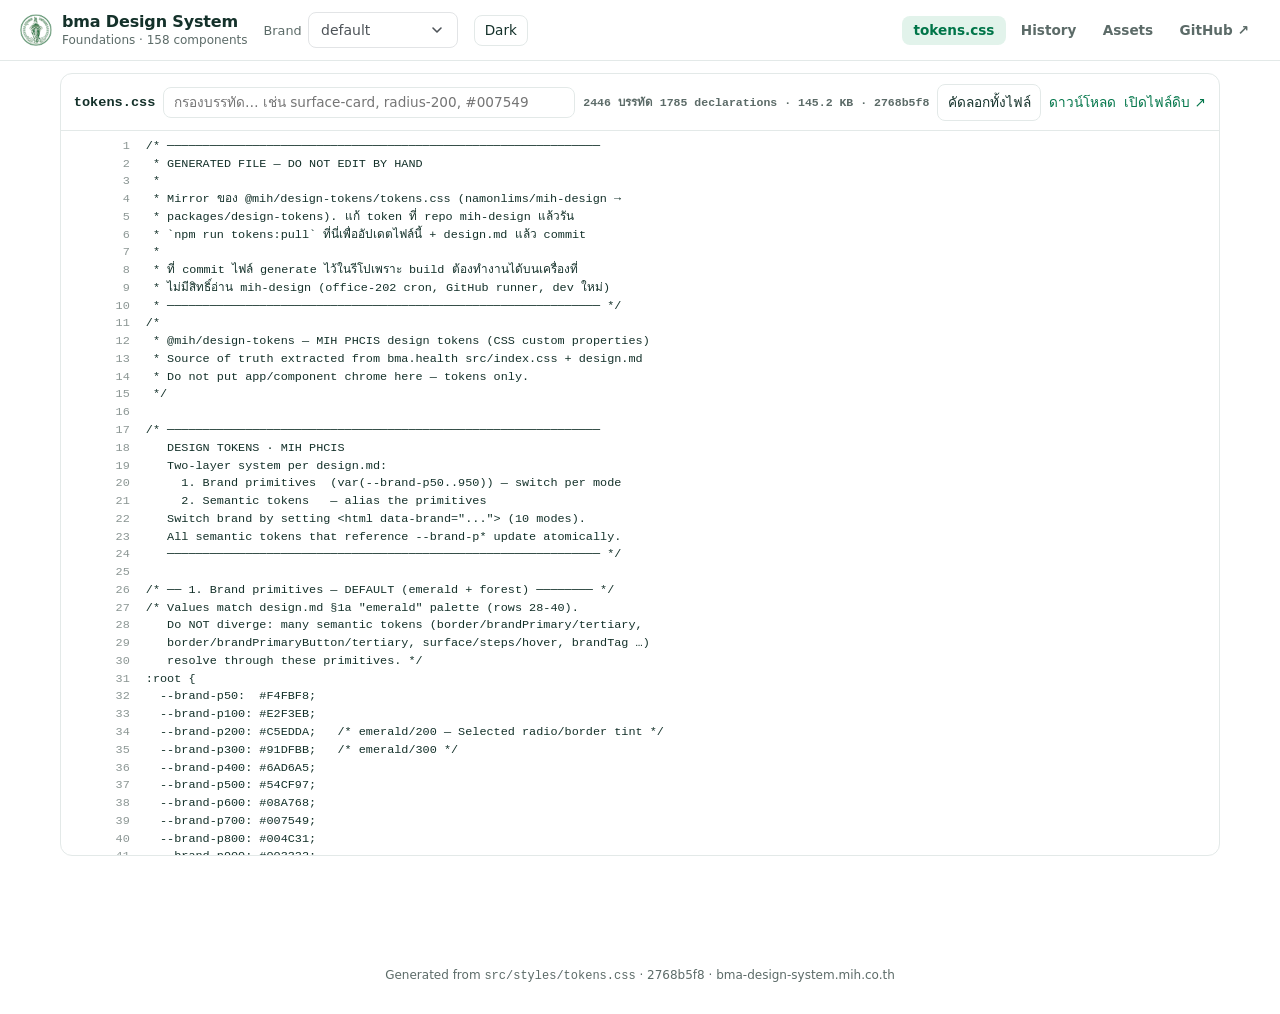
<file: tokens-css.html>
<!doctype html>
<html lang="en" data-brand="default">
<head>
<meta charset="utf-8">
<meta name="viewport" content="width=device-width,initial-scale=1">
<title>MIH Design System — tokens.css</title>
<link rel="icon" href="data:image/svg+xml,<svg xmlns='http://www.w3.org/2000/svg' viewBox='0 0 32 32'><rect width='32' height='32' rx='8' fill='%23007549'/><path d='M9 22V10h3l4 6 4-6h3v12h-3v-7l-4 6-4-6v7z' fill='white'/></svg>">
<link rel="stylesheet" href="./tokens.css">
<style>
*,*::before,*::after{box-sizing:border-box}
body{margin:0;font-family:'Sarabun','Inter','Noto Sans Thai',system-ui,sans-serif;
  background:var(--page-bg);color:var(--page-fg);-webkit-font-smoothing:antialiased}
:root{--page-bg:#FFFFFF;--page-fg:#14312A;--panel:#FFFFFF;--line:#E3E9E8;--muted:#5C6B68;
  --accent:var(--brand-p700,#007549);--accent-soft:var(--brand-p100,#E2F3EB)}
body[data-mode="dark"]{--page-bg:#0C1512;--page-fg:#E8F1EE;--panel:#141F1B;--line:#243530;--muted:#93A6A1;
  --accent:var(--brand-p400,#6AD6A5);--accent-soft:#182A24}
a{color:var(--accent)}
header.top{position:sticky;top:0;z-index:20;background:var(--panel);border-bottom:1px solid var(--line);
  padding:.75rem 1.25rem;display:flex;gap:1rem;align-items:center;flex-wrap:wrap}
.brandmark{display:flex;align-items:center;gap:.6rem;font-weight:700;letter-spacing:-.01em}
.dot{width:1.6rem;height:1.6rem;border-radius:.5rem;background:linear-gradient(135deg,var(--brand-p600,#08A768),var(--brand-p800,#004C31))}
.brandrow{display:flex;align-items:center;gap:10px;line-height:1.3}
.brandrow .dot{width:auto;min-width:2rem;height:2rem;padding:0 .5rem;border-radius:8px;background:var(--accent);color:#fff;display:inline-flex;align-items:center;justify-content:center;font-weight:700;font-size:14px}
.brandrow .title{font-weight:700;letter-spacing:-.01em}
.brandrow img.dot{background:none;padding:0;min-width:0;width:2rem;object-fit:contain}
.brandrow .subtitle{font-size:12px;color:var(--muted)}
.pill{font:600 .7rem/1 ui-monospace,monospace;padding:.35rem .55rem;border-radius:999px;background:var(--accent-soft);color:var(--accent)}
nav.tabs{display:flex;gap:.25rem;margin-left:auto;flex-wrap:wrap}
nav.tabs a{padding:.4rem .7rem;border-radius:.5rem;text-decoration:none;color:var(--muted);font-size:.85rem;font-weight:600;transition:background .15s,color .15s}
nav.tabs a:hover{background:var(--surface-list-hover,#F4FBF8);color:var(--accent)}
nav.tabs a.on{background:var(--accent-soft);color:var(--accent)}
select,input,button.ghost{font:inherit;font-size:.85rem;padding:.4rem .6rem;border:1px solid var(--line);
  border-radius:.5rem;background:var(--panel);color:var(--page-fg)}
button.ghost{cursor:pointer}
main{max-width:1200px;margin:0 auto;padding:1.5rem 1.25rem 5rem}
.hero{padding:1.5rem 0 1rem}
.hero h1{margin:0 0 .35rem;font-size:1.9rem;letter-spacing:-.02em}
.hero p{margin:0;color:var(--muted);max-width:70ch;line-height:1.6}
.stats{display:flex;gap:.5rem;flex-wrap:wrap;margin-top:1rem}
.stat{background:var(--panel);border:1px solid var(--line);border-radius:.75rem;padding:.6rem .9rem}
.stat b{display:block;font-size:1.25rem}
.stat span{font-size:.7rem;color:var(--muted);text-transform:uppercase;letter-spacing:.06em}
section h2{font-size:1.05rem;margin:2.25rem 0 .25rem;scroll-margin-top:5rem}
section .sub{color:var(--muted);font-size:.8rem;margin:0 0 .75rem}
.grid{display:grid;grid-template-columns:repeat(auto-fill,minmax(250px,1fr));gap:.6rem}
.tok{background:var(--panel);border:1px solid var(--line);border-radius:.7rem;padding:.6rem;cursor:pointer;
  display:flex;gap:.6rem;align-items:center;text-align:left;width:100%;color:inherit;font:inherit}
.tok:hover{border-color:var(--accent)}
.sw{width:2.4rem;height:2.4rem;border-radius:.5rem;border:1px solid var(--line);flex:none;overflow:hidden;
  background-image:linear-gradient(45deg,#0001 25%,transparent 25%,transparent 75%,#0001 75%),
  linear-gradient(45deg,#0001 25%,transparent 25%,transparent 75%,#0001 75%);background-size:10px 10px;background-position:0 0,5px 5px}
.sw i{display:block;width:100%;height:100%}
.tok .meta{min-width:0;flex:1}
.tok code{display:block;font-size:.72rem;font-family:ui-monospace,monospace;word-break:break-all;line-height:1.3}
.tok small{display:block;color:var(--muted);font-size:.68rem;margin-top:.15rem;white-space:nowrap;overflow:hidden;text-overflow:ellipsis}
.tok .resolved{font-family:ui-monospace,monospace;color:var(--page-fg);opacity:.75}
.chip{font:600 .72rem/1.25 ui-monospace,monospace;background:var(--accent-soft);color:var(--accent);
  padding:.5rem .55rem;border-radius:.45rem;flex:none;min-width:3.4rem;max-width:6.5rem;text-align:center;
  overflow:hidden;text-overflow:ellipsis;white-space:nowrap}
.toast{position:fixed;bottom:1.25rem;left:50%;transform:translateX(-50%) translateY(2rem);opacity:0;
  background:var(--page-fg);color:var(--page-bg);padding:.55rem .9rem;border-radius:999px;font-size:.8rem;
  transition:.2s;pointer-events:none;z-index:50}
.toast.on{opacity:1;transform:translateX(-50%)}
footer{color:var(--muted);font-size:.75rem;text-align:center;padding:2rem 1rem}
.swatchrow{display:flex;gap:.35rem;flex-wrap:wrap;margin:.5rem 0 0}
.swatchrow div{flex:1 1 4rem;height:3rem;border-radius:.45rem;border:1px solid var(--line);position:relative}
.swatchrow div span{position:absolute;bottom:.15rem;left:.3rem;font:600 .6rem ui-monospace,monospace;color:#fff;mix-blend-mode:difference}

.ds-sel{position:relative;display:inline-block;min-width:150px;font-family:'Sarabun','Inter','Noto Sans Thai',system-ui,sans-serif}
.ds-sel-btn{display:flex;align-items:center;gap:var(--dim-space-150,6px);width:100%;height:var(--dim-size-700,36px);
  padding:0 var(--dim-space-300,12px);background:var(--surface-input-default,#FFFFFF);
  border:var(--dim-stroke-100,1px) solid var(--border-input-default,#E2E4E6);border-radius:var(--dim-radius-200,8px);
  font:inherit;font-size:var(--type-size-sm,14px);color:var(--text-input-filled,#4D5358);text-align:left;cursor:pointer;
  transition:border-color .15s,box-shadow .15s}
.ds-sel-btn:hover,.ds-sel.open .ds-sel-btn{border-color:var(--border-input-hover,#08A768);
  box-shadow:inset 0 0 0 1px var(--border-input-hover,#08A768),0 0 0 4px var(--primaryBorder-600,rgba(8,167,104,.15))}
.ds-sel-btn:focus-visible{outline:none;border-color:var(--border-input-typing,#08A768);
  box-shadow:inset 0 0 0 1px var(--border-input-typing,#08A768),0 0 0 4px var(--primaryBorder-600,rgba(8,167,104,.15))}
.ds-sel-btn .lbl{flex:1;overflow:hidden;text-overflow:ellipsis;white-space:nowrap}
.ds-sel-list .opt,.ds-sel-list [role="option"]{white-space:nowrap}
.ds-sel-btn .pre{color:var(--text-input-default,#ADB2B7)}
.ds-sel-btn .chev{flex:none;width:16px;height:16px;color:var(--icon-input-filled,#4D5358);transition:transform .15s}
.ds-sel.open .ds-sel-btn .chev{transform:rotate(180deg)}
.ds-sel-list{position:absolute;top:calc(100% + var(--dim-space-100,4px));left:0;min-width:100%;width:max-content;max-width:min(320px,calc(100vw - 32px));z-index:60;display:none;
  background:var(--surface-dropdown-default,#FFFFFF);border:var(--dim-stroke-100,1px) solid var(--border-dropdown-default,#EBEBEB);
  border-radius:var(--dim-radius-400,16px);padding:var(--dim-space-100,4px);
  box-shadow:var(--shadow-dropdown,0 4px 4px rgba(100,116,139,.1),0 16px 32px rgba(100,116,139,.15));
  max-height:min(360px,60vh);overflow:auto;box-sizing:border-box}
.ds-sel.open .ds-sel-list{display:block}
.ds-sel-grp{padding:var(--dim-space-150,6px) var(--dim-space-300,12px) var(--dim-space-050,2px);
  font-size:var(--type-size-xs,12px);color:var(--text-neutral-tertiary,#ADB2B7);white-space:nowrap}
.ds-sel-opt{display:flex;align-items:center;gap:var(--dim-space-200,8px);min-height:var(--dim-size-800,40px);
  padding:var(--dim-space-200,8px) var(--dim-space-300,12px);border-radius:var(--dim-radius-150,6px);
  color:var(--text-list-default,#4D5358);font-size:var(--type-size-sm,14px);cursor:pointer;white-space:nowrap;box-sizing:border-box}
.ds-sel-opt:hover,.ds-sel-opt.active{background:var(--surface-list-hover,#F4FBF8);color:var(--text-list-hover,#007549)}
.ds-sel-opt.selected{background:var(--surface-list-selected,#F4FBF8)}
.ds-sel-opt .chk{margin-left:auto;width:16px;height:16px;color:var(--icon-brand-check,#007549);visibility:hidden}
.ds-sel-opt.selected .chk{visibility:visible}

main.tight{padding-top:.75rem}
.src{background:var(--panel);border:1px solid var(--line);border-radius:.75rem;overflow:hidden;margin-top:0}
.srcbar .fname{font:700 .85rem/1 ui-monospace,monospace;color:var(--page-fg)}
.srcbar{display:flex;gap:.5rem;align-items:center;flex-wrap:wrap;padding:.6rem .8rem;border-bottom:1px solid var(--line)}
.srcbar input{flex:1;min-width:200px}
.srcbar .count{font:600 .72rem/1 ui-monospace,monospace;color:var(--muted)}
.srcbar a,.srcbar button.ghost{text-decoration:none;font-size:.85rem}
.code{max-height:calc(100vh - 11rem);overflow:auto;font:.74rem/1.5 ui-monospace,SFMono-Regular,Menlo,monospace;padding:.4rem 0}
.ln{display:flex;gap:1rem;padding:0 .8rem;white-space:pre}
.ln.hide{display:none}
.ln:hover{background:var(--accent-soft)}
.ln .no{flex:none;width:3.5rem;text-align:right;color:var(--muted);opacity:.7;user-select:none}
.ln .tx{color:var(--page-fg)}
.ln mark{background:var(--accent-soft);color:var(--accent);border-radius:.2rem}
</style>
</head>
<body data-mode="light">
<header class="top">
  <div class="brandrow"><img class="dot" src="[data-uri]" alt="ตรากรุงเทพมหานคร" width="32" height="32"><div><div class="title">bma Design System</div><div class="subtitle">Foundations · 158 components</div></div></div>
  <label style="display:flex;gap:.4rem;align-items:center;font-size:.8rem;color:var(--muted)">Brand
    <select id="brandSel" data-ds-select aria-label="Brand"><option value="default">default</option><option value="blue-serenity">blue-serenity</option><option value="soft-lavender">soft-lavender</option><option value="dusty-mauve">dusty-mauve</option><option value="muted-teal">muted-teal</option><option value="sakura">sakura</option><option value="rose-mist">rose-mist</option><option value="soft-sky">soft-sky</option><option value="soft-peach">soft-peach</option><option value="warm-gray">warm-gray</option></select>
  </label>
  <button class="ghost" id="modeBtn" title="Toggle dark mode">Dark</button>
  <nav class="tabs">
    <a href="./tokens-css.html" class="on">tokens.css</a>
    <a href="./history.html">History</a>
    <a href="./assets.html">Assets</a>
    <a href="https://github.com/namonlims/mih-design" target="_blank" rel="noopener">GitHub ↗</a>
  </nav>
</header>
<main class="tight">
<div class="src">
  <div class="srcbar">
    <span class="fname">tokens.css</span>
    <input id="q" type="search" placeholder="กรองบรรทัด… เช่น surface-card, radius-200, #007549" aria-label="กรองบรรทัด">
    <span class="count" id="count"></span>
    <span class="count">1785 declarations · 145.2 KB · 2768b5f8</span>
    <button class="ghost" id="copyAll" type="button">คัดลอกทั้งไฟล์</button>
    <a class="ghost" href="./tokens.css" download="tokens.css">ดาวน์โหลด</a>
    <a class="ghost" href="./tokens.css" target="_blank" rel="noopener">เปิดไฟล์ดิบ ↗</a>
  </div>
  <div class="code" id="code"><div class="ln" data-i="1"><span class="no">1</span><span class="tx">/* ─────────────────────────────────────────────────────────────</span></div><div class="ln" data-i="2"><span class="no">2</span><span class="tx"> * GENERATED FILE — DO NOT EDIT BY HAND</span></div><div class="ln" data-i="3"><span class="no">3</span><span class="tx"> *</span></div><div class="ln" data-i="4"><span class="no">4</span><span class="tx"> * Mirror ของ @mih/design-tokens/tokens.css (namonlims/mih-design →</span></div><div class="ln" data-i="5"><span class="no">5</span><span class="tx"> * packages/design-tokens). แก้ token ที่ repo mih-design แล้วรัน</span></div><div class="ln" data-i="6"><span class="no">6</span><span class="tx"> * `npm run tokens:pull` ที่นี่เพื่ออัปเดตไฟล์นี้ + design.md แล้ว commit</span></div><div class="ln" data-i="7"><span class="no">7</span><span class="tx"> *</span></div><div class="ln" data-i="8"><span class="no">8</span><span class="tx"> * ที่ commit ไฟล์ generate ไว้ในรีโปเพราะ build ต้องทำงานได้บนเครื่องที่</span></div><div class="ln" data-i="9"><span class="no">9</span><span class="tx"> * ไม่มีสิทธิ์อ่าน mih-design (office-202 cron, GitHub runner, dev ใหม่)</span></div><div class="ln" data-i="10"><span class="no">10</span><span class="tx"> * ───────────────────────────────────────────────────────────── */</span></div><div class="ln" data-i="11"><span class="no">11</span><span class="tx">/*</span></div><div class="ln" data-i="12"><span class="no">12</span><span class="tx"> * @mih/design-tokens — MIH PHCIS design tokens (CSS custom properties)</span></div><div class="ln" data-i="13"><span class="no">13</span><span class="tx"> * Source of truth extracted from bma.health src/index.css + design.md</span></div><div class="ln" data-i="14"><span class="no">14</span><span class="tx"> * Do not put app/component chrome here — tokens only.</span></div><div class="ln" data-i="15"><span class="no">15</span><span class="tx"> */</span></div><div class="ln" data-i="16"><span class="no">16</span><span class="tx"> </span></div><div class="ln" data-i="17"><span class="no">17</span><span class="tx">/* ─────────────────────────────────────────────────────────────</span></div><div class="ln" data-i="18"><span class="no">18</span><span class="tx">   DESIGN TOKENS · MIH PHCIS</span></div><div class="ln" data-i="19"><span class="no">19</span><span class="tx">   Two-layer system per design.md:</span></div><div class="ln" data-i="20"><span class="no">20</span><span class="tx">     1. Brand primitives  (var(--brand-p50..950)) — switch per mode</span></div><div class="ln" data-i="21"><span class="no">21</span><span class="tx">     2. Semantic tokens   — alias the primitives</span></div><div class="ln" data-i="22"><span class="no">22</span><span class="tx">   Switch brand by setting &lt;html data-brand="..."&gt; (10 modes).</span></div><div class="ln" data-i="23"><span class="no">23</span><span class="tx">   All semantic tokens that reference --brand-p* update atomically.</span></div><div class="ln" data-i="24"><span class="no">24</span><span class="tx">   ───────────────────────────────────────────────────────────── */</span></div><div class="ln" data-i="25"><span class="no">25</span><span class="tx"> </span></div><div class="ln" data-i="26"><span class="no">26</span><span class="tx">/* ── 1. Brand primitives — DEFAULT (emerald + forest) ──────── */</span></div><div class="ln" data-i="27"><span class="no">27</span><span class="tx">/* Values match design.md §1a "emerald" palette (rows 28-40).</span></div><div class="ln" data-i="28"><span class="no">28</span><span class="tx">   Do NOT diverge: many semantic tokens (border/brandPrimary/tertiary,</span></div><div class="ln" data-i="29"><span class="no">29</span><span class="tx">   border/brandPrimaryButton/tertiary, surface/steps/hover, brandTag …)</span></div><div class="ln" data-i="30"><span class="no">30</span><span class="tx">   resolve through these primitives. */</span></div><div class="ln" data-i="31"><span class="no">31</span><span class="tx">:root {</span></div><div class="ln" data-i="32"><span class="no">32</span><span class="tx">  --brand-p50:  #F4FBF8;</span></div><div class="ln" data-i="33"><span class="no">33</span><span class="tx">  --brand-p100: #E2F3EB;</span></div><div class="ln" data-i="34"><span class="no">34</span><span class="tx">  --brand-p200: #C5EDDA;   /* emerald/200 — Selected radio/border tint */</span></div><div class="ln" data-i="35"><span class="no">35</span><span class="tx">  --brand-p300: #91DFBB;   /* emerald/300 */</span></div><div class="ln" data-i="36"><span class="no">36</span><span class="tx">  --brand-p400: #6AD6A5;</span></div><div class="ln" data-i="37"><span class="no">37</span><span class="tx">  --brand-p500: #54CF97;</span></div><div class="ln" data-i="38"><span class="no">38</span><span class="tx">  --brand-p600: #08A768;</span></div><div class="ln" data-i="39"><span class="no">39</span><span class="tx">  --brand-p700: #007549;</span></div><div class="ln" data-i="40"><span class="no">40</span><span class="tx">  --brand-p800: #004C31;</span></div><div class="ln" data-i="41"><span class="no">41</span><span class="tx">  --brand-p900: #003322;</span></div><div class="ln" data-i="42"><span class="no">42</span><span class="tx">  --brand-p950: #002318;</span></div><div class="ln" data-i="43"><span class="no">43</span><span class="tx">  --sky-cyan-50: #F4F9FD;</span></div><div class="ln" data-i="44"><span class="no">44</span><span class="tx">  --sky-cyan-950: #081E40;</span></div><div class="ln" data-i="45"><span class="no">45</span><span class="tx"> </span></div><div class="ln" data-i="46"><span class="no">46</span><span class="tx">  --brand-s100: #EFF5EF;</span></div><div class="ln" data-i="47"><span class="no">47</span><span class="tx">  --brand-s200: #E1F0E0;</span></div><div class="ln" data-i="48"><span class="no">48</span><span class="tx">  --brand-s700: #366233;</span></div><div class="ln" data-i="49"><span class="no">49</span><span class="tx"> </span></div><div class="ln" data-i="50"><span class="no">50</span><span class="tx">  /* RGB triplets (space-separated for rgb() modern syntax) */</span></div><div class="ln" data-i="51"><span class="no">51</span><span class="tx">  --brand-p400-rgb: 106 214 165;</span></div><div class="ln" data-i="52"><span class="no">52</span><span class="tx">  --brand-p500-rgb:  84 207 151;</span></div><div class="ln" data-i="53"><span class="no">53</span><span class="tx">  --brand-p600-rgb:   8 167 104;</span></div><div class="ln" data-i="54"><span class="no">54</span><span class="tx">  --brand-p700-rgb:   0 117  73;</span></div><div class="ln" data-i="55"><span class="no">55</span><span class="tx">  --brand-p800-rgb:   0  76  49;</span></div><div class="ln" data-i="56"><span class="no">56</span><span class="tx"> </span></div><div class="ln" data-i="57"><span class="no">57</span><span class="tx">  /* PatientCard defaults (keep original default visual) */</span></div><div class="ln" data-i="58"><span class="no">58</span><span class="tx">  --patient-card-grad-start: rgb(0 164 172);</span></div><div class="ln" data-i="59"><span class="no">59</span><span class="tx">  --patient-card-grad-end: rgb(31 160 145);</span></div><div class="ln" data-i="60"><span class="no">60</span><span class="tx">  --patient-card-avatar-bg: #6EBBD0;</span></div><div class="ln" data-i="61"><span class="no">61</span><span class="tx">}</span></div><div class="ln" data-i="62"><span class="no">62</span><span class="tx"> </span></div><div class="ln" data-i="63"><span class="no">63</span><span class="tx">/* Non-default themed modes should follow active brand tokens */</span></div><div class="ln" data-i="64"><span class="no">64</span><span class="tx">[data-brand]:not([data-brand="default"]) {</span></div><div class="ln" data-i="65"><span class="no">65</span><span class="tx">  --patient-card-grad-start: var(--brand-p700);</span></div><div class="ln" data-i="66"><span class="no">66</span><span class="tx">  --patient-card-grad-end: var(--brand-p600);</span></div><div class="ln" data-i="67"><span class="no">67</span><span class="tx">  --patient-card-avatar-bg: var(--brand-p400);</span></div><div class="ln" data-i="68"><span class="no">68</span><span class="tx">}</span></div><div class="ln" data-i="69"><span class="no">69</span><span class="tx"> </span></div><div class="ln" data-i="70"><span class="no">70</span><span class="tx"> </span></div><div class="ln" data-i="71"><span class="no">71</span><span class="tx">/* ── Brand mode overrides (per design.md §2) ─────────── */</span></div><div class="ln" data-i="72"><span class="no">72</span><span class="tx">[data-brand="blue-serenity"] {</span></div><div class="ln" data-i="73"><span class="no">73</span><span class="tx">  --brand-p50:  #F0F2FF; --brand-p100: #E4E8FF; --brand-p200: #D0D7FF;</span></div><div class="ln" data-i="74"><span class="no">74</span><span class="tx">  --brand-p300: #BBC6FE; --brand-p400: #A5B3FC; --brand-p500: #8EA0F8;</span></div><div class="ln" data-i="75"><span class="no">75</span><span class="tx">  --brand-p600: #7A8CF0; --brand-p700: #6676E0; --brand-p800: #5060C8;</span></div><div class="ln" data-i="76"><span class="no">76</span><span class="tx">  --brand-p900: #3A4AAA; --brand-p950: #2A3488;</span></div><div class="ln" data-i="77"><span class="no">77</span><span class="tx">  --brand-s100: #E4E8FF; --brand-s200: #D0D7FF; --brand-s700: #6676E0;</span></div><div class="ln" data-i="78"><span class="no">78</span><span class="tx">  --brand-p400-rgb: 165 179 252; --brand-p500-rgb: 142 160 248;</span></div><div class="ln" data-i="79"><span class="no">79</span><span class="tx">  --brand-p600-rgb: 122 140 240; --brand-p700-rgb: 102 118 224;</span></div><div class="ln" data-i="80"><span class="no">80</span><span class="tx">  --brand-p800-rgb:  80  96 200;</span></div><div class="ln" data-i="81"><span class="no">81</span><span class="tx">}</span></div><div class="ln" data-i="82"><span class="no">82</span><span class="tx">[data-brand="soft-lavender"] {</span></div><div class="ln" data-i="83"><span class="no">83</span><span class="tx">  --brand-p50:  #FAF7FF; --brand-p100: #F2ECFF; --brand-p200: #E5D9FF;</span></div><div class="ln" data-i="84"><span class="no">84</span><span class="tx">  --brand-p300: #D6C6FA; --brand-p400: #C5B2F5; --brand-p500: #B49EEE;</span></div><div class="ln" data-i="85"><span class="no">85</span><span class="tx">  --brand-p600: #9D87D8; --brand-p700: #836FC0; --brand-p800: #6655A0;</span></div><div class="ln" data-i="86"><span class="no">86</span><span class="tx">  --brand-p900: #4A3D7A; --brand-p950: #302754;</span></div><div class="ln" data-i="87"><span class="no">87</span><span class="tx">  --brand-s100: #F2ECFF; --brand-s200: #E5D9FF; --brand-s700: #836FC0;</span></div><div class="ln" data-i="88"><span class="no">88</span><span class="tx">  --brand-p400-rgb: 197 178 245; --brand-p500-rgb: 180 158 238;</span></div><div class="ln" data-i="89"><span class="no">89</span><span class="tx">  --brand-p600-rgb: 157 135 216; --brand-p700-rgb: 131 111 192;</span></div><div class="ln" data-i="90"><span class="no">90</span><span class="tx">  --brand-p800-rgb: 102  85 160;</span></div><div class="ln" data-i="91"><span class="no">91</span><span class="tx">}</span></div><div class="ln" data-i="92"><span class="no">92</span><span class="tx">[data-brand="dusty-mauve"] {</span></div><div class="ln" data-i="93"><span class="no">93</span><span class="tx">  --brand-p50:  #F9F4F5; --brand-p100: #F2E6E8; --brand-p200: #E4CDD0;</span></div><div class="ln" data-i="94"><span class="no">94</span><span class="tx">  --brand-p300: #D0ADB2; --brand-p400: #B58E94; --brand-p500: #977177;</span></div><div class="ln" data-i="95"><span class="no">95</span><span class="tx">  --brand-p600: #7E5A60; --brand-p700: #664750; --brand-p800: #503840;</span></div><div class="ln" data-i="96"><span class="no">96</span><span class="tx">  --brand-p900: #3C2A30; --brand-p950: #281C21;</span></div><div class="ln" data-i="97"><span class="no">97</span><span class="tx">  --brand-s100: #F2E6E8; --brand-s200: #E4CDD0; --brand-s700: #664750;</span></div><div class="ln" data-i="98"><span class="no">98</span><span class="tx">  --brand-p400-rgb: 181 142 148; --brand-p500-rgb: 151 113 119;</span></div><div class="ln" data-i="99"><span class="no">99</span><span class="tx">  --brand-p600-rgb: 126  90  96; --brand-p700-rgb: 102  71  80;</span></div><div class="ln" data-i="100"><span class="no">100</span><span class="tx">  --brand-p800-rgb:  80  56  64;</span></div><div class="ln" data-i="101"><span class="no">101</span><span class="tx">}</span></div><div class="ln" data-i="102"><span class="no">102</span><span class="tx">[data-brand="muted-teal"] {</span></div><div class="ln" data-i="103"><span class="no">103</span><span class="tx">  --brand-p50:  #F0F8F7; --brand-p100: #DAEEED; --brand-p200: #B5DBD9;</span></div><div class="ln" data-i="104"><span class="no">104</span><span class="tx">  --brand-p300: #8DC3C0; --brand-p400: #7AABA8; --brand-p500: #6F9693;</span></div><div class="ln" data-i="105"><span class="no">105</span><span class="tx">  --brand-p600: #5A7D7A; --brand-p700: #486462; --brand-p800: #374E4C;</span></div><div class="ln" data-i="106"><span class="no">106</span><span class="tx">  --brand-p900: #283A38; --brand-p950: #1A2726;</span></div><div class="ln" data-i="107"><span class="no">107</span><span class="tx">  --brand-s100: #DAEEED; --brand-s200: #B5DBD9; --brand-s700: #486462;</span></div><div class="ln" data-i="108"><span class="no">108</span><span class="tx">  --brand-p400-rgb: 122 171 168; --brand-p500-rgb: 111 150 147;</span></div><div class="ln" data-i="109"><span class="no">109</span><span class="tx">  --brand-p600-rgb:  90 125 122; --brand-p700-rgb:  72 100  98;</span></div><div class="ln" data-i="110"><span class="no">110</span><span class="tx">  --brand-p800-rgb:  55  78  76;</span></div><div class="ln" data-i="111"><span class="no">111</span><span class="tx">}</span></div><div class="ln" data-i="112"><span class="no">112</span><span class="tx">[data-brand="sakura"] {</span></div><div class="ln" data-i="113"><span class="no">113</span><span class="tx">  --brand-p50:  #FFF8FA; --brand-p100: #FFEDF3; --brand-p200: #FFE0EC;</span></div><div class="ln" data-i="114"><span class="no">114</span><span class="tx">  --brand-p300: #FFCFDF; --brand-p400: #FFC0D4; --brand-p500: #F5AFCA;</span></div><div class="ln" data-i="115"><span class="no">115</span><span class="tx">  --brand-p600: #E89DBA; --brand-p700: #D687A8; --brand-p800: #C07494;</span></div><div class="ln" data-i="116"><span class="no">116</span><span class="tx">  --brand-p900: #A35C7C; --brand-p950: #8A4665;</span></div><div class="ln" data-i="117"><span class="no">117</span><span class="tx">  --brand-s100: #FFEDF3; --brand-s200: #FFE0EC; --brand-s700: #D687A8;</span></div><div class="ln" data-i="118"><span class="no">118</span><span class="tx">  --brand-p400-rgb: 255 192 212; --brand-p500-rgb: 245 175 202;</span></div><div class="ln" data-i="119"><span class="no">119</span><span class="tx">  --brand-p600-rgb: 232 157 186; --brand-p700-rgb: 214 135 168;</span></div><div class="ln" data-i="120"><span class="no">120</span><span class="tx">  --brand-p800-rgb: 192 116 148;</span></div><div class="ln" data-i="121"><span class="no">121</span><span class="tx">}</span></div><div class="ln" data-i="122"><span class="no">122</span><span class="tx">[data-brand="rose-mist"] {</span></div><div class="ln" data-i="123"><span class="no">123</span><span class="tx">  --brand-p50:  #FFF9F9; --brand-p100: #FCEEED; --brand-p200: #F8E0DF;</span></div><div class="ln" data-i="124"><span class="no">124</span><span class="tx">  --brand-p300: #F4D0CF; --brand-p400: #EEBFBE; --brand-p500: #E5ADAC;</span></div><div class="ln" data-i="125"><span class="no">125</span><span class="tx">  --brand-p600: #D49A99; --brand-p700: #BC8584; --brand-p800: #A06F6E;</span></div><div class="ln" data-i="126"><span class="no">126</span><span class="tx">  --brand-p900: #7E5554; --brand-p950: #5E3C3C;</span></div><div class="ln" data-i="127"><span class="no">127</span><span class="tx">  --brand-s100: #FCEEED; --brand-s200: #F8E0DF; --brand-s700: #BC8584;</span></div><div class="ln" data-i="128"><span class="no">128</span><span class="tx">  --brand-p400-rgb: 238 191 190; --brand-p500-rgb: 229 173 172;</span></div><div class="ln" data-i="129"><span class="no">129</span><span class="tx">  --brand-p600-rgb: 212 154 153; --brand-p700-rgb: 188 133 132;</span></div><div class="ln" data-i="130"><span class="no">130</span><span class="tx">  --brand-p800-rgb: 160 111 110;</span></div><div class="ln" data-i="131"><span class="no">131</span><span class="tx">}</span></div><div class="ln" data-i="132"><span class="no">132</span><span class="tx">[data-brand="soft-sky"] {</span></div><div class="ln" data-i="133"><span class="no">133</span><span class="tx">  --brand-p50:  #F5FBFF; --brand-p100: #E8F5FD; --brand-p200: #D6ECFA;</span></div><div class="ln" data-i="134"><span class="no">134</span><span class="tx">  --brand-p300: #D6ECFA; --brand-p400: #A8D3EE; --brand-p500: #8EC4E5;</span></div><div class="ln" data-i="135"><span class="no">135</span><span class="tx">  --brand-p600: #8EC4E5; --brand-p700: #5594C4; --brand-p800: #3D78A8;</span></div><div class="ln" data-i="136"><span class="no">136</span><span class="tx">  --brand-p900: #285A82; --brand-p950: #183D5C;</span></div><div class="ln" data-i="137"><span class="no">137</span><span class="tx">  --brand-s100: #E8F5FD; --brand-s200: #D6ECFA; --brand-s700: #5594C4;</span></div><div class="ln" data-i="138"><span class="no">138</span><span class="tx">  --brand-p400-rgb: 168 211 238; --brand-p500-rgb: 142 196 229;</span></div><div class="ln" data-i="139"><span class="no">139</span><span class="tx">  --brand-p600-rgb: 142 196 229; --brand-p700-rgb:  85 148 196;</span></div><div class="ln" data-i="140"><span class="no">140</span><span class="tx">  --brand-p800-rgb:  61 120 168;</span></div><div class="ln" data-i="141"><span class="no">141</span><span class="tx">}</span></div><div class="ln" data-i="142"><span class="no">142</span><span class="tx">[data-brand="soft-peach"] {</span></div><div class="ln" data-i="143"><span class="no">143</span><span class="tx">  --brand-p50:  #FFFAF7; --brand-p100: #FEF0E8; --brand-p200: #FDE2D0;</span></div><div class="ln" data-i="144"><span class="no">144</span><span class="tx">  --brand-p300: #FCD1B8; --brand-p400: #FBBEA0; --brand-p500: #FAA381;</span></div><div class="ln" data-i="145"><span class="no">145</span><span class="tx">  --brand-p600: #E88A66; --brand-p700: #D0714D; --brand-p800: #B05A38;</span></div><div class="ln" data-i="146"><span class="no">146</span><span class="tx">  --brand-p900: #844026; --brand-p950: #562814;</span></div><div class="ln" data-i="147"><span class="no">147</span><span class="tx">  --brand-s100: #FEF0E8; --brand-s200: #FDE2D0; --brand-s700: #D0714D;</span></div><div class="ln" data-i="148"><span class="no">148</span><span class="tx">  --brand-p400-rgb: 251 190 160; --brand-p500-rgb: 250 163 129;</span></div><div class="ln" data-i="149"><span class="no">149</span><span class="tx">  --brand-p600-rgb: 232 138 102; --brand-p700-rgb: 208 113  77;</span></div><div class="ln" data-i="150"><span class="no">150</span><span class="tx">  --brand-p800-rgb: 176  90  56;</span></div><div class="ln" data-i="151"><span class="no">151</span><span class="tx">}</span></div><div class="ln" data-i="152"><span class="no">152</span><span class="tx">[data-brand="warm-gray"] {</span></div><div class="ln" data-i="153"><span class="no">153</span><span class="tx">  --brand-p50:  #F5F3F1; --brand-p100: #EBE7E4; --brand-p200: #D5CEC9;</span></div><div class="ln" data-i="154"><span class="no">154</span><span class="tx">  --brand-p300: #BDB5AF; --brand-p400: #A39A94; --brand-p500: #8A8078;</span></div><div class="ln" data-i="155"><span class="no">155</span><span class="tx">  --brand-p600: #726760; --brand-p700: #5C504A; --brand-p800: #463C37;</span></div><div class="ln" data-i="156"><span class="no">156</span><span class="tx">  --brand-p900: #312B26; --brand-p950: #211D19;</span></div><div class="ln" data-i="157"><span class="no">157</span><span class="tx">  --brand-s100: #EBE7E4; --brand-s200: #D5CEC9; --brand-s700: #5C504A;</span></div><div class="ln" data-i="158"><span class="no">158</span><span class="tx">  --brand-p400-rgb: 163 154 148; --brand-p500-rgb: 138 128 120;</span></div><div class="ln" data-i="159"><span class="no">159</span><span class="tx">  --brand-p600-rgb: 114 103  96; --brand-p700-rgb:  92  80  74;</span></div><div class="ln" data-i="160"><span class="no">160</span><span class="tx">  --brand-p800-rgb:  70  60  55;</span></div><div class="ln" data-i="161"><span class="no">161</span><span class="tx">}</span></div><div class="ln" data-i="162"><span class="no">162</span><span class="tx"> </span></div><div class="ln" data-i="163"><span class="no">163</span><span class="tx">/* ── 2. Semantic tokens — alias primitives + neutrals ──────── */</span></div><div class="ln" data-i="164"><span class="no">164</span><span class="tx">:root {</span></div><div class="ln" data-i="165"><span class="no">165</span><span class="tx">  /* — Surface · brand-aware — */</span></div><div class="ln" data-i="166"><span class="no">166</span><span class="tx">  --surface-brandPrimary-default:        var(--brand-p700);</span></div><div class="ln" data-i="167"><span class="no">167</span><span class="tx">  --surface-brandPrimary-default-hover:  var(--brand-p800);</span></div><div class="ln" data-i="168"><span class="no">168</span><span class="tx">  --surface-brandPrimary-secondary:      var(--brand-p200);</span></div><div class="ln" data-i="169"><span class="no">169</span><span class="tx">  --surface-brandPrimary-tertiary:       var(--brand-p100);</span></div><div class="ln" data-i="170"><span class="no">170</span><span class="tx">  --surface-brandPrimary-quaternary:     var(--brand-p50);</span></div><div class="ln" data-i="171"><span class="no">171</span><span class="tx"> </span></div><div class="ln" data-i="172"><span class="no">172</span><span class="tx">  --surface-brandPrimaryButton-default:  var(--brand-p700);</span></div><div class="ln" data-i="173"><span class="no">173</span><span class="tx">  --surface-brandPrimaryButton-hover:    var(--brand-p800);</span></div><div class="ln" data-i="174"><span class="no">174</span><span class="tx">  --surface-brandPrimaryButton-tertiary: var(--brand-p100);</span></div><div class="ln" data-i="175"><span class="no">175</span><span class="tx"> </span></div><div class="ln" data-i="176"><span class="no">176</span><span class="tx">  /* Danger Button — Figma 2024:3590, design.md §4.5 */</span></div><div class="ln" data-i="177"><span class="no">177</span><span class="tx">  --surface-dangerButton-default:        #B91C1C;            /* red/700 */</span></div><div class="ln" data-i="178"><span class="no">178</span><span class="tx">  --surface-dangerButton-default-hover:  #991B1B;            /* red/800 */</span></div><div class="ln" data-i="179"><span class="no">179</span><span class="tx">  --surface-dangerButton-secondary:      #FECACA;            /* red/200 */</span></div><div class="ln" data-i="180"><span class="no">180</span><span class="tx">  --surface-dangerButton-secondary-hover:#FCA5A5;            /* red/300 */</span></div><div class="ln" data-i="181"><span class="no">181</span><span class="tx">  --surface-dangerButton-tertiary:       #FEE2E2;            /* red/100 */</span></div><div class="ln" data-i="182"><span class="no">182</span><span class="tx">  --surface-dangerButton-tertiary-hover: #FECACA;            /* red/200 */</span></div><div class="ln" data-i="183"><span class="no">183</span><span class="tx">  --surface-dangerButton-quaternary:     #FFF0F0;            /* red/50  */</span></div><div class="ln" data-i="184"><span class="no">184</span><span class="tx">  --surface-dangerButton-quaternary-hover:#FEE2E2;           /* red/100 */</span></div><div class="ln" data-i="185"><span class="no">185</span><span class="tx">  --surface-dangerButton-quinary:        #FFFFFF;</span></div><div class="ln" data-i="186"><span class="no">186</span><span class="tx">  --surface-dangerButton-quinary-hover:  #FFF0F0;            /* red/50  */</span></div><div class="ln" data-i="187"><span class="no">187</span><span class="tx">  --border-dangerButton-default:         #DC2626;            /* red/600 — Figma `border/dangerbutton/default` (Outline border is one step lighter than the red/700 fill)   */</span></div><div class="ln" data-i="188"><span class="no">188</span><span class="tx">  --border-dangerButton-default-hover:   #B91C1C;            /* red/700 */</span></div><div class="ln" data-i="189"><span class="no">189</span><span class="tx">  --border-dangerButton-secondary:       #F87171;            /* red/400 — Subdue Outline hover border (Figma 2024:4434) */</span></div><div class="ln" data-i="190"><span class="no">190</span><span class="tx">  --border-dangerButton-secondary-hover: #EF4444;            /* red/500 */</span></div><div class="ln" data-i="191"><span class="no">191</span><span class="tx">  --border-dangerButton-tertiary:        #FECACA;            /* red/200 — Focus ring (4px) Figma 2024:3701 */</span></div><div class="ln" data-i="192"><span class="no">192</span><span class="tx">  --border-dangerButton-quaternary:      #FEE2E2;            /* red/100 — Active state border Figma 2024:3701 */</span></div><div class="ln" data-i="193"><span class="no">193</span><span class="tx">  --border-dangerButton-quaternary-hover:#FECACA;            /* red/200 — Active+hover border (Danger Circle Subdue, Figma 3853:1298) */</span></div><div class="ln" data-i="194"><span class="no">194</span><span class="tx">  --text-dangerButton-default:           #B91C1C;            /* red/700 */</span></div><div class="ln" data-i="195"><span class="no">195</span><span class="tx">  --text-dangerButton-default-hover:     #991B1B;</span></div><div class="ln" data-i="196"><span class="no">196</span><span class="tx">  --text-dangerButton-on-danger:         #FFFFFF;</span></div><div class="ln" data-i="197"><span class="no">197</span><span class="tx">  --text-danger-default:                 #B91C1C;            /* text/danger/default — elevated vitals (Figma 184:17588) */</span></div><div class="ln" data-i="198"><span class="no">198</span><span class="tx">  --text-warning-default:                #C2410C;            /* text/warning/default — orange/700 */</span></div><div class="ln" data-i="199"><span class="no">199</span><span class="tx">  --text-info-default:                   #1D4ED8;            /* text/info/default — blue/700 (design.md §4.2) */</span></div><div class="ln" data-i="200"><span class="no">200</span><span class="tx">  --text-info-emphasis:                  #3B82F6;            /* text/info/emphasis — blue/500 (health BMI value) */</span></div><div class="ln" data-i="201"><span class="no">201</span><span class="tx">  --text-info-secondary:                 #2563EB;            /* text/info/secondary — blue/600 */</span></div><div class="ln" data-i="202"><span class="no">202</span><span class="tx">  --text-info-tertiary:                  #60A5FA;            /* text/info/tertiary — blue/400 */</span></div><div class="ln" data-i="203"><span class="no">203</span><span class="tx">  /* Status-tertiary surfaces — soft tonal tile fills for Status Summary</span></div><div class="ln" data-i="204"><span class="no">204</span><span class="tx">     Cards (Figma PHCIS | Consent 297:83830). design.md §4.5. */</span></div><div class="ln" data-i="205"><span class="no">205</span><span class="tx">  --surface-danger-tertiary:             #FEE2E2;            /* red/100  */</span></div><div class="ln" data-i="206"><span class="no">206</span><span class="tx">  --surface-info-tertiary:               #DBEAFE;            /* blue/100 */</span></div><div class="ln" data-i="207"><span class="no">207</span><span class="tx">  --surface-neutral-tertiary:            #F4F5F5;            /* neutral/100 */</span></div><div class="ln" data-i="208"><span class="no">208</span><span class="tx">  --icon-dangerButton-default:           #B91C1C;</span></div><div class="ln" data-i="209"><span class="no">209</span><span class="tx">  --icon-dangerButton-default-hover:     #991B1B;</span></div><div class="ln" data-i="210"><span class="no">210</span><span class="tx">  --icon-dangerButton-on-danger:         #FFFFFF;</span></div><div class="ln" data-i="211"><span class="no">211</span><span class="tx"> </span></div><div class="ln" data-i="212"><span class="no">212</span><span class="tx">  /* Neutral Button — Figma 2024:3591, design.md §4.5 */</span></div><div class="ln" data-i="213"><span class="no">213</span><span class="tx">  --surface-neutralButton-default:       #4D5358;            /* neutral/700 */</span></div><div class="ln" data-i="214"><span class="no">214</span><span class="tx">  --surface-neutralButton-default-hover: #363B3F;            /* neutral/800 */</span></div><div class="ln" data-i="215"><span class="no">215</span><span class="tx">  --surface-neutralButton-secondary:     #E2E4E6;            /* neutral/200 */</span></div><div class="ln" data-i="216"><span class="no">216</span><span class="tx">  --surface-neutralButton-secondary-hover:#C9CDD0;           /* neutral/300 */</span></div><div class="ln" data-i="217"><span class="no">217</span><span class="tx">  --surface-neutralButton-tertiary:      #F4F5F5;            /* neutral/100 */</span></div><div class="ln" data-i="218"><span class="no">218</span><span class="tx">  --surface-neutralButton-tertiary-hover:#E2E4E6;            /* neutral/200 */</span></div><div class="ln" data-i="219"><span class="no">219</span><span class="tx">  --surface-neutralButton-quaternary:    #F9FBFB;            /* neutral/50  */</span></div><div class="ln" data-i="220"><span class="no">220</span><span class="tx">  --surface-neutralButton-quaternary-hover:#F4F5F5;          /* neutral/100 */</span></div><div class="ln" data-i="221"><span class="no">221</span><span class="tx">  --surface-neutralButton-quinary:       #FFFFFF;</span></div><div class="ln" data-i="222"><span class="no">222</span><span class="tx">  --surface-neutralButton-quinary-hover: #F9FBFB;</span></div><div class="ln" data-i="223"><span class="no">223</span><span class="tx">  --border-neutralButton-default:        #4D5358;</span></div><div class="ln" data-i="224"><span class="no">224</span><span class="tx">  --border-neutralButton-default-hover:  #363B3F;</span></div><div class="ln" data-i="225"><span class="no">225</span><span class="tx">  --border-neutralButton-secondary:      #ADB2B7;            /* neutral/400 — Focus ring (4px) for Fill Neutral (Figma 2024:4189) */</span></div><div class="ln" data-i="226"><span class="no">226</span><span class="tx">  --border-neutralButton-tertiary:       #E2E4E6;            /* neutral/200 — Outline default border + Focus ring for Outline/Ghost */</span></div><div class="ln" data-i="227"><span class="no">227</span><span class="tx">  --border-neutralButton-quaternary:     #F4F5F5;            /* neutral/100 — Active state border (Figma 2024:4189) */</span></div><div class="ln" data-i="228"><span class="no">228</span><span class="tx">  --text-neutralButton-default:          #4D5358;</span></div><div class="ln" data-i="229"><span class="no">229</span><span class="tx">  --text-neutralButton-default-hover:    #363B3F;</span></div><div class="ln" data-i="230"><span class="no">230</span><span class="tx">  --text-neutralButton-on-neutral:       #FFFFFF;</span></div><div class="ln" data-i="231"><span class="no">231</span><span class="tx">  --icon-neutralButton-default:          #4D5358;</span></div><div class="ln" data-i="232"><span class="no">232</span><span class="tx">  --icon-neutralButton-default-hover:    #363B3F;</span></div><div class="ln" data-i="233"><span class="no">233</span><span class="tx">  --icon-neutralButton-on-neutral:       #FFFFFF;</span></div><div class="ln" data-i="234"><span class="no">234</span><span class="tx">  /* design.md row 3979 · icon/neutral/default → neutral/700.</span></div><div class="ln" data-i="235"><span class="no">235</span><span class="tx">     Used as the inline-icon color for RadioButton (Figma node 2831:6734)</span></div><div class="ln" data-i="236"><span class="no">236</span><span class="tx">     and any caller asking for the canonical neutral icon shade.        */</span></div><div class="ln" data-i="237"><span class="no">237</span><span class="tx">  --icon-neutral-default:                #4D5358;</span></div><div class="ln" data-i="238"><span class="no">238</span><span class="tx">  --icon-neutral-secondary:              #636B72;            /* icon/neutral/secondary → neutral/500   */</span></div><div class="ln" data-i="239"><span class="no">239</span><span class="tx">  --icon-neutral-tertiary:               #ADB2B7;            /* icon/neutral/tertiary  → neutral/400   */</span></div><div class="ln" data-i="240"><span class="no">240</span><span class="tx"> </span></div><div class="ln" data-i="241"><span class="no">241</span><span class="tx">  --surface-steps-default:        var(--brand-p100);  /* surface/steps/default → primary/100 */</span></div><div class="ln" data-i="242"><span class="no">242</span><span class="tx">  --surface-steps-hover:          var(--brand-p200);  /* surface/steps/hover → primary/200 */</span></div><div class="ln" data-i="243"><span class="no">243</span><span class="tx">  --surface-steps-selected:       var(--brand-p700);  /* surface/steps/selected → primary/700 */</span></div><div class="ln" data-i="244"><span class="no">244</span><span class="tx">  --surface-steps-success:        #24A899;            /* surface/steps/success → teal/500 (fixed) */</span></div><div class="ln" data-i="245"><span class="no">245</span><span class="tx">  --surface-steps-success-hover:  #1B867D;            /* surface/steps/success-hover → teal/600 (fixed) */</span></div><div class="ln" data-i="246"><span class="no">246</span><span class="tx">  /* legacy aliases — keep until callers migrate */</span></div><div class="ln" data-i="247"><span class="no">247</span><span class="tx">  --surface-steps-default-hover:  var(--surface-steps-hover);</span></div><div class="ln" data-i="248"><span class="no">248</span><span class="tx">  --surface-steps-selected-hover: var(--brand-p800);</span></div><div class="ln" data-i="249"><span class="no">249</span><span class="tx"> </span></div><div class="ln" data-i="250"><span class="no">250</span><span class="tx">  --surface-card-100:        #FFFFFF;</span></div><div class="ln" data-i="251"><span class="no">251</span><span class="tx">  --surface-camera-viewport: #111827;</span></div><div class="ln" data-i="252"><span class="no">252</span><span class="tx">  --surface-card-200:        #FDFDFD;            /* surface/card/200 → grey/100 (light) */</span></div><div class="ln" data-i="253"><span class="no">253</span><span class="tx">  --surface-card-skycyan-100: var(--sky-cyan-50); /* surface/card/skycyan-100 → sky-cyan/50 */</span></div><div class="ln" data-i="254"><span class="no">254</span><span class="tx">  /* surface/card/brand-100 → brand-p50 (Figma 2498:6269, 133:1031 Selected-Hover).</span></div><div class="ln" data-i="255"><span class="no">255</span><span class="tx">     Despite the "100" in the name, the Figma primitive is primary/50.</span></div><div class="ln" data-i="256"><span class="no">256</span><span class="tx">     Brand-aware via --brand-p50, so retints with &lt;html data-brand="…"&gt;.  */</span></div><div class="ln" data-i="257"><span class="no">257</span><span class="tx">  --surface-card-brand100:   var(--brand-p50);</span></div><div class="ln" data-i="258"><span class="no">258</span><span class="tx">  --surface-card-sakura-200: #FFEDF3;            /* surface/card/sakura-200 → color/sakura/100 (light) · color/sakura/900 #A35C7C (dark) */</span></div><div class="ln" data-i="259"><span class="no">259</span><span class="tx">  --surface-input-default:   #FFFFFF;</span></div><div class="ln" data-i="260"><span class="no">260</span><span class="tx">  --surface-table-default:   #FFFFFF; /* surface.table.default */</span></div><div class="ln" data-i="261"><span class="no">261</span><span class="tx"> </span></div><div class="ln" data-i="262"><span class="no">262</span><span class="tx">  /* — TabPill / TabBar (Figma MIH Design System Foundation 2514:7929, 370:30;</span></div><div class="ln" data-i="263"><span class="no">263</span><span class="tx">     design.md §6 rows 1297–1300, 1662–1665, 1965–1969).</span></div><div class="ln" data-i="264"><span class="no">264</span><span class="tx">     Light values below — override under `[data-mode="dark"]` for dark mode. */</span></div><div class="ln" data-i="265"><span class="no">265</span><span class="tx">  --surface-tabpill-background:  var(--brand-p100);          /* surface/tabpill/background  emerald/100 ↔ emerald/900 */</span></div><div class="ln" data-i="266"><span class="no">266</span><span class="tx">  --surface-tabpill-default:     #FFFFFF;                    /* surface/tabpill/default     grey/50 ↔ neutral/800 */</span></div><div class="ln" data-i="267"><span class="no">267</span><span class="tx">  --surface-tabpill-selected:    var(--surface-tabpill-default); /* alias of default */</span></div><div class="ln" data-i="268"><span class="no">268</span><span class="tx">  --surface-tabpill-hover:       var(--brand-p200);          /* surface/tabpill/hover       primary/200 ↔ primary/800 */</span></div><div class="ln" data-i="269"><span class="no">269</span><span class="tx">  --surface-tabpill-disabled:    var(--surface-tabpill-default); /* alias of default */</span></div><div class="ln" data-i="270"><span class="no">270</span><span class="tx">  --text-tabpill-default:        var(--brand-p700);          /* text/tabpill/default        primary/700 ↔ primary/300 */</span></div><div class="ln" data-i="271"><span class="no">271</span><span class="tx">  --text-tabpill-hover:          var(--brand-p700);          /* text/tabpill/hover */</span></div><div class="ln" data-i="272"><span class="no">272</span><span class="tx">  --text-tabpill-selected:       var(--brand-p700);          /* text/tabpill/selected */</span></div><div class="ln" data-i="273"><span class="no">273</span><span class="tx">  --text-tabpill-disabled:       var(--brand-p500);          /* text/tabpill/disabled       primary/500 (both modes) */</span></div><div class="ln" data-i="274"><span class="no">274</span><span class="tx">  --icon-tabpill-default:        var(--brand-p700);          /* icon/tabpill/default        primary/700 ↔ primary/300 */</span></div><div class="ln" data-i="275"><span class="no">275</span><span class="tx">  --icon-tabpill-hover:          var(--brand-p700);          /* icon/tabpill/hover */</span></div><div class="ln" data-i="276"><span class="no">276</span><span class="tx">  --icon-tabpill-selected:       var(--brand-p700);          /* icon/tabpill/selected */</span></div><div class="ln" data-i="277"><span class="no">277</span><span class="tx">  --icon-tabpill-disabled:       var(--brand-p500);          /* icon/tabpill/disabled       primary/500 (both modes) */</span></div><div class="ln" data-i="278"><span class="no">278</span><span class="tx">  --text-neutral-default:        var(--text-neutralbutton-default); /* text/neutral/default — alias used by Selected label in Figma */</span></div><div class="ln" data-i="279"><span class="no">279</span><span class="tx"> </span></div><div class="ln" data-i="280"><span class="no">280</span><span class="tx">  /* — Timeslot (Figma 2302:11293) — outline-style Selected swap, not</span></div><div class="ln" data-i="281"><span class="no">281</span><span class="tx">     the older filled chip. Light mode aliases the brand-p600 token;</span></div><div class="ln" data-i="282"><span class="no">282</span><span class="tx">     dark mode swaps to brand-p400 inside the matching @media block</span></div><div class="ln" data-i="283"><span class="no">283</span><span class="tx">     below. Surface + border tokens move in lockstep so the chip reads</span></div><div class="ln" data-i="284"><span class="no">284</span><span class="tx">     as a 2 px brand outline on a white pill. */</span></div><div class="ln" data-i="285"><span class="no">285</span><span class="tx">  --text-timeslot-selected:      var(--brand-p600);</span></div><div class="ln" data-i="286"><span class="no">286</span><span class="tx">  --border-timeslot-selected:    var(--brand-p600);</span></div><div class="ln" data-i="287"><span class="no">287</span><span class="tx">  --surface-timeslot-selected:   var(--surface-timeslot-default, #FFFFFF);</span></div><div class="ln" data-i="288"><span class="no">288</span><span class="tx">  /* Default-state border for the pill AND the surrounding slot tray.</span></div><div class="ln" data-i="289"><span class="no">289</span><span class="tx">     Aliases brand-quaternary so the chip's idle outline picks up the</span></div><div class="ln" data-i="290"><span class="no">290</span><span class="tx">     same soft mint hairline the Figma 2302:11293 / 4025:14538 panels</span></div><div class="ln" data-i="291"><span class="no">291</span><span class="tx">     use — retints via [data-brand] so non-green themes follow suit. */</span></div><div class="ln" data-i="292"><span class="no">292</span><span class="tx">  --border-timeslot-default:     var(--border-brandPrimary-quaternary);</span></div><div class="ln" data-i="293"><span class="no">293</span><span class="tx"> </span></div><div class="ln" data-i="294"><span class="no">294</span><span class="tx">  /* — Calendar slot (design.md text/surface/border.calendar slot.* · Appointment) */</span></div><div class="ln" data-i="295"><span class="no">295</span><span class="tx">  --text-calendar-slot-date-default:   #4D5358;</span></div><div class="ln" data-i="296"><span class="no">296</span><span class="tx">  /* Today's pill — white on bright brand-p600 green per Figma 134:20117. */</span></div><div class="ln" data-i="297"><span class="no">297</span><span class="tx">  --text-calendar-slot-date-current:   #FFFFFF;</span></div><div class="ln" data-i="298"><span class="no">298</span><span class="tx">  --text-calendar-slot-date-hover:     var(--brand-p700);</span></div><div class="ln" data-i="299"><span class="no">299</span><span class="tx">  --text-calendar-slot-date-selected:  #FFFFFF;</span></div><div class="ln" data-i="300"><span class="no">300</span><span class="tx">  --text-calendar-slot-date-disabled:  #CBD5E1;</span></div><div class="ln" data-i="301"><span class="no">301</span><span class="tx">  --text-calendar-slot-slot-default:   var(--brand-p500);</span></div><div class="ln" data-i="302"><span class="no">302</span><span class="tx">  --text-calendar-slot-slot-hover:     var(--brand-p700);</span></div><div class="ln" data-i="303"><span class="no">303</span><span class="tx">  --text-calendar-slot-slot-selected:  #FFFFFF;</span></div><div class="ln" data-i="304"><span class="no">304</span><span class="tx">  --text-calendar-slot-slot-disabled:  #CBD5E1;</span></div><div class="ln" data-i="305"><span class="no">305</span><span class="tx">  --text-calendar-slot-cta-default:    var(--brand-p600);</span></div><div class="ln" data-i="306"><span class="no">306</span><span class="tx">  --text-calendar-slot-cta-hover:      var(--brand-p700);</span></div><div class="ln" data-i="307"><span class="no">307</span><span class="tx">  --text-calendar-slot-cta-disabled:   #CBD5E1;</span></div><div class="ln" data-i="308"><span class="no">308</span><span class="tx">  --text-calendar-slot-month:          #4D5358;</span></div><div class="ln" data-i="309"><span class="no">309</span><span class="tx">  --text-calendar-slot-text:           var(--brand-p700);</span></div><div class="ln" data-i="310"><span class="no">310</span><span class="tx">  --border-calendar-slot-slot-default:   var(--brand-p100);</span></div><div class="ln" data-i="311"><span class="no">311</span><span class="tx">  --border-calendar-slot-slot-hover:     var(--brand-p200);</span></div><div class="ln" data-i="312"><span class="no">312</span><span class="tx">  --border-calendar-slot-slot-selected:  #24A899;</span></div><div class="ln" data-i="313"><span class="no">313</span><span class="tx">  --border-calendar-slot-slot-disabled:  #F5F7F9;</span></div><div class="ln" data-i="314"><span class="no">314</span><span class="tx">  --surface-calendar-slot-date-default:    #FFFFFF;</span></div><div class="ln" data-i="315"><span class="no">315</span><span class="tx">  /* Today's pill — bright brand-p600 (#08A768) per Figma 134:20117.</span></div><div class="ln" data-i="316"><span class="no">316</span><span class="tx">     Distinct from brand-p700 (selected) and brand-p100 (hover) so the</span></div><div class="ln" data-i="317"><span class="no">317</span><span class="tx">     user can tell "today" apart from interaction states. */</span></div><div class="ln" data-i="318"><span class="no">318</span><span class="tx">  --surface-calendar-slot-date-current:    var(--brand-p600);</span></div><div class="ln" data-i="319"><span class="no">319</span><span class="tx">  --surface-calendar-slot-date-hover:      var(--brand-p100);</span></div><div class="ln" data-i="320"><span class="no">320</span><span class="tx">  --surface-calendar-slot-date-selected:   var(--brand-p700);</span></div><div class="ln" data-i="321"><span class="no">321</span><span class="tx">  --surface-calendar-slot-date-disabled:   #FFFFFF;</span></div><div class="ln" data-i="322"><span class="no">322</span><span class="tx">  --surface-calendar-slot-slot-default:    #FFFFFF;</span></div><div class="ln" data-i="323"><span class="no">323</span><span class="tx">  --surface-calendar-slot-slot-hover:      var(--brand-p50);</span></div><div class="ln" data-i="324"><span class="no">324</span><span class="tx">  --surface-calendar-slot-slot-selected:   #24A899;</span></div><div class="ln" data-i="325"><span class="no">325</span><span class="tx">  --surface-calendar-slot-slot-disabled:   #FFFFFF;</span></div><div class="ln" data-i="326"><span class="no">326</span><span class="tx">  --surface-calendar-slot-cta-default:     #FFFFFF;</span></div><div class="ln" data-i="327"><span class="no">327</span><span class="tx">  --surface-calendar-slot-cta-hover:       var(--brand-p50);</span></div><div class="ln" data-i="328"><span class="no">328</span><span class="tx">  --surface-calendar-slot-cta-disabled:    #FFFFFF;</span></div><div class="ln" data-i="329"><span class="no">329</span><span class="tx">  --icon-calendar-slot-selected:           #FFFFFF;</span></div><div class="ln" data-i="330"><span class="no">330</span><span class="tx"> </span></div><div class="ln" data-i="331"><span class="no">331</span><span class="tx">  /* — Profile avatar surfaces (Figma Appointment 1:38622 DoctorG · design.md §6.11) — */</span></div><div class="ln" data-i="332"><span class="no">332</span><span class="tx">  --surface-profile-avatar-default:   #CFE6F7;</span></div><div class="ln" data-i="333"><span class="no">333</span><span class="tx">  --surface-profile-avatar-secondary: #E7F1F8;</span></div><div class="ln" data-i="334"><span class="no">334</span><span class="tx"> </span></div><div class="ln" data-i="335"><span class="no">335</span><span class="tx">  /* — Vital sign chart-area (Figma PHCIS-ALL 2418:69815) — */</span></div><div class="ln" data-i="336"><span class="no">336</span><span class="tx">  --surface-chart-area:          #FEFEFE;                    /* chart-area fill */</span></div><div class="ln" data-i="337"><span class="no">337</span><span class="tx">  --text-chart-axis-label:       #A3ACB4;                    /* axis + date ticks */</span></div><div class="ln" data-i="338"><span class="no">338</span><span class="tx">  --stroke-chart-grid:           var(--border-neutral-quaternary);</span></div><div class="ln" data-i="339"><span class="no">339</span><span class="tx">  --stroke-chart-series-sbp:     #2575EF;                    /* SBP / informational blue */</span></div><div class="ln" data-i="340"><span class="no">340</span><span class="tx">  --stroke-chart-series-dbp:     #F49A1F;                    /* DBP / orange */</span></div><div class="ln" data-i="341"><span class="no">341</span><span class="tx">  --dim-radius-chart-area:       10px;                       /* Figma chart-area r=10 */</span></div><div class="ln" data-i="342"><span class="no">342</span><span class="tx"> </span></div><div class="ln" data-i="343"><span class="no">343</span><span class="tx">  /* — Border · brand-aware — */</span></div><div class="ln" data-i="344"><span class="no">344</span><span class="tx">  --border-brandPrimary-default:       var(--brand-p700);</span></div><div class="ln" data-i="345"><span class="no">345</span><span class="tx">  --border-brandPrimary-tertiary:      var(--brand-p200);</span></div><div class="ln" data-i="346"><span class="no">346</span><span class="tx">  --border-brandPrimary-quaternary:    var(--brand-p100);  /* Brand/primary/100 per design.md */</span></div><div class="ln" data-i="347"><span class="no">347</span><span class="tx">  --border-input-hover:                var(--brand-p600);</span></div><div class="ln" data-i="348"><span class="no">348</span><span class="tx">  --border-steps-default:              var(--brand-p200);</span></div><div class="ln" data-i="349"><span class="no">349</span><span class="tx"> </span></div><div class="ln" data-i="350"><span class="no">350</span><span class="tx">  --border-card-default:               #E2E4E6;</span></div><div class="ln" data-i="351"><span class="no">351</span><span class="tx">  --border-card-sakura-100:            #FFE0EC;   /* border/card/sakura-100 → color/sakura/200 (light) · color/sakura/700 #D687A8 (dark) */</span></div><div class="ln" data-i="352"><span class="no">352</span><span class="tx">  --border-input-default:              #E2E4E6;</span></div><div class="ln" data-i="353"><span class="no">353</span><span class="tx">  --border-neutral-quat:               #F4F5F5;</span></div><div class="ln" data-i="354"><span class="no">354</span><span class="tx"> </span></div><div class="ln" data-i="355"><span class="no">355</span><span class="tx">  /* — Text · brand-aware — */</span></div><div class="ln" data-i="356"><span class="no">356</span><span class="tx">  --text-brandPrimary-default:         var(--brand-p700);</span></div><div class="ln" data-i="357"><span class="no">357</span><span class="tx">  --text-brandPrimary-secondary:       var(--brand-p600);</span></div><div class="ln" data-i="358"><span class="no">358</span><span class="tx">  --text-brandPrimary-on-brand:        #FFFFFF;</span></div><div class="ln" data-i="359"><span class="no">359</span><span class="tx">  --text-brandPrimaryButton-default:   var(--brand-p700);</span></div><div class="ln" data-i="360"><span class="no">360</span><span class="tx">  --text-brandPrimaryButton-on-brand:  #FFFFFF;</span></div><div class="ln" data-i="361"><span class="no">361</span><span class="tx">  --text-payment-total:                #24A899;                            /* Pharmacy payment total → teal/500 */</span></div><div class="ln" data-i="362"><span class="no">362</span><span class="tx">  --text-steps-default:                var(--brand-p700);                 /* text/steps/default */</span></div><div class="ln" data-i="363"><span class="no">363</span><span class="tx">  --text-steps-select:                 #FFFFFF;                            /* text/steps/select */</span></div><div class="ln" data-i="364"><span class="no">364</span><span class="tx">  --text-steps-title:                  rgb(var(--brand-p700-rgb) / 0.5);   /* text/steps/title */</span></div><div class="ln" data-i="365"><span class="no">365</span><span class="tx">  --text-steps-title-select:           var(--brand-p700);                  /* text/steps/title-select */</span></div><div class="ln" data-i="366"><span class="no">366</span><span class="tx">  --text-steps-title-hover:            var(--brand-p700);                  /* text/steps/title-hover */</span></div><div class="ln" data-i="367"><span class="no">367</span><span class="tx">  --text-steps-title-success:          #196c65;                            /* text/steps/title-success → teal/700 (fixed) */</span></div><div class="ln" data-i="368"><span class="no">368</span><span class="tx">  --text-steps-subtitle:               #858C92;                            /* text/steps/subtitle → neutral/500 (fixed) */</span></div><div class="ln" data-i="369"><span class="no">369</span><span class="tx">  --icon-steps-success-on:             #FFFFFF;                            /* icon/step/success-on */</span></div><div class="ln" data-i="370"><span class="no">370</span><span class="tx"> </span></div><div class="ln" data-i="371"><span class="no">371</span><span class="tx">  /* Step DS aliases (design.md naming) */</span></div><div class="ln" data-i="372"><span class="no">372</span><span class="tx">  --surface-step-default:              var(--surface-steps-default);           /* surface.steps.default */</span></div><div class="ln" data-i="373"><span class="no">373</span><span class="tx">  --surface-step-selected:             var(--surface-steps-selected);          /* surface.steps.selected */</span></div><div class="ln" data-i="374"><span class="no">374</span><span class="tx">  --surface-step-selected-hover:       var(--surface-steps-selected-hover);</span></div><div class="ln" data-i="375"><span class="no">375</span><span class="tx">  --surface-step-default-hover:        var(--surface-steps-default-hover);</span></div><div class="ln" data-i="376"><span class="no">376</span><span class="tx">  --surface-step-success:              #24A899;                                /* surface.steps.success */</span></div><div class="ln" data-i="377"><span class="no">377</span><span class="tx">  --focus-ring-step-current:           var(--primaryBorder-600);              /* ring glow primary/600 @15% */</span></div><div class="ln" data-i="378"><span class="no">378</span><span class="tx">  --border-step-default:               var(--border-steps-default);            /* border.steps.default */</span></div><div class="ln" data-i="379"><span class="no">379</span><span class="tx">  --text-step-default:                 var(--text-steps-default);              /* text.steps.default */</span></div><div class="ln" data-i="380"><span class="no">380</span><span class="tx">  --text-step-selected:                var(--text-steps-select);               /* text.steps.select */</span></div><div class="ln" data-i="381"><span class="no">381</span><span class="tx">  --text-step-title:                   var(--text-steps-title);                /* text.steps.title/subtitle */</span></div><div class="ln" data-i="382"><span class="no">382</span><span class="tx">  --text-step-title-hover:             var(--text-steps-title-hover);          /* text.steps.title-hover */</span></div><div class="ln" data-i="383"><span class="no">383</span><span class="tx">  --text-step-title-selected:          var(--text-steps-title-select);         /* text.steps.title-select */</span></div><div class="ln" data-i="384"><span class="no">384</span><span class="tx">  --icon-step-success-on:              #FFFFFF;                                /* icon.step.success-on */</span></div><div class="ln" data-i="385"><span class="no">385</span><span class="tx">  --text-navigation-title:             var(--brand-p700);</span></div><div class="ln" data-i="386"><span class="no">386</span><span class="tx">  --text-topic-primary-title:          var(--brand-p700);</span></div><div class="ln" data-i="387"><span class="no">387</span><span class="tx">  /* text/topic/secondary-title — Figma Telemed headers (Mitr 16 / #007549) */</span></div><div class="ln" data-i="388"><span class="no">388</span><span class="tx">  --text-topic-secondary-title:        var(--brand-p700);</span></div><div class="ln" data-i="389"><span class="no">389</span><span class="tx">  /* text/topic/tertiary-subtext — Session ID / off-surface caption */</span></div><div class="ln" data-i="390"><span class="no">390</span><span class="tx">  --text-topic-tertiary-subtext:       #ADB2B7;</span></div><div class="ln" data-i="391"><span class="no">391</span><span class="tx">  --text-topic-tertiary-subtext-on:    #858C92;</span></div><div class="ln" data-i="392"><span class="no">392</span><span class="tx">  --icon-topic-default:                var(--brand-p700);  /* icon/topic/default → Brand/primary/700 */</span></div><div class="ln" data-i="393"><span class="no">393</span><span class="tx">  --icon-topic-hover:                  var(--brand-p700);  /* icon/topic/hover → Brand/primary/700 */</span></div><div class="ln" data-i="394"><span class="no">394</span><span class="tx"> </span></div><div class="ln" data-i="395"><span class="no">395</span><span class="tx">  /* — Text · neutral / static — */</span></div><div class="ln" data-i="396"><span class="no">396</span><span class="tx">  --text-content-default:    #363B3F;</span></div><div class="ln" data-i="397"><span class="no">397</span><span class="tx">  --text-content-secondary:  #636B72;</span></div><div class="ln" data-i="398"><span class="no">398</span><span class="tx">  --text-content-tertiary:   #70787E; /* WCAG AA 4.5:1 บนขาว · เดิม neutral/500 #858C92 (ผู้ใช้ 14 พ.ย. 69 33ก) */</span></div><div class="ln" data-i="399"><span class="no">399</span><span class="tx">  --text-content-quaternary: #ADB2B7;</span></div><div class="ln" data-i="400"><span class="no">400</span><span class="tx">  --text-content-on-content: #FFFFFF;</span></div><div class="ln" data-i="401"><span class="no">401</span><span class="tx">  --labels-primary:          #000000; /* iOS home indicator / system label */</span></div><div class="ln" data-i="402"><span class="no">402</span><span class="tx">  --text-neutralbutton-default: #4D5358;</span></div><div class="ln" data-i="403"><span class="no">403</span><span class="tx">  --text-breadcrumb-current:    #363B3F;</span></div><div class="ln" data-i="404"><span class="no">404</span><span class="tx">  --text-breadcrumb-pagename:   #858C92;</span></div><div class="ln" data-i="405"><span class="no">405</span><span class="tx">  --text-input-require:         #DC2626;</span></div><div class="ln" data-i="406"><span class="no">406</span><span class="tx"> </span></div><div class="ln" data-i="407"><span class="no">407</span><span class="tx">  /* — Form Input · alias per design.md §6.4 ───────────</span></div><div class="ln" data-i="408"><span class="no">408</span><span class="tx">     trigger field used by Dropdown / DatePicker / TextInput. */</span></div><div class="ln" data-i="409"><span class="no">409</span><span class="tx">  /* surface.positive.* — teal ramp (design.md §4). The register/OTP stepper</span></div><div class="ln" data-i="410"><span class="no">410</span><span class="tx">     paints the CURRENT segment with positive/default. */</span></div><div class="ln" data-i="411"><span class="no">411</span><span class="tx">  --surface-positive-default:   #196C65;             /* teal/700 */</span></div><div class="ln" data-i="412"><span class="no">412</span><span class="tx">  --surface-positive-tertiary:  #D1F6EE;             /* teal/100 */</span></div><div class="ln" data-i="413"><span class="no">413</span><span class="tx"> </span></div><div class="ln" data-i="414"><span class="no">414</span><span class="tx">  --surface-input-disabled:     #F4F5F5;</span></div><div class="ln" data-i="415"><span class="no">415</span><span class="tx">  --border-input-filled:        #E2E4E6;</span></div><div class="ln" data-i="416"><span class="no">416</span><span class="tx">  --border-input-error:         #DC2626;</span></div><div class="ln" data-i="417"><span class="no">417</span><span class="tx">  --border-input-disabled:      #E2E4E6;</span></div><div class="ln" data-i="418"><span class="no">418</span><span class="tx">  --border-input-typing:        var(--brand-p600);   /* brand-aware */</span></div><div class="ln" data-i="419"><span class="no">419</span><span class="tx">  --text-input-default:         #ADB2B7;             /* placeholder */</span></div><div class="ln" data-i="420"><span class="no">420</span><span class="tx">  --text-input-hover:           #ADB2B7;</span></div><div class="ln" data-i="421"><span class="no">421</span><span class="tx">  --text-input-typing:          #4D5358;</span></div><div class="ln" data-i="422"><span class="no">422</span><span class="tx">  --text-input-filled:          #4D5358;             /* selected value */</span></div><div class="ln" data-i="423"><span class="no">423</span><span class="tx">  --text-input-disabled:        #ADB2B7;</span></div><div class="ln" data-i="424"><span class="no">424</span><span class="tx">  /* Disabled ink for the Input Field label + helper (Figma DS "Input Field"</span></div><div class="ln" data-i="425"><span class="no">425</span><span class="tx">     opz7X9AAKGQf5prHhsPDGn 267:25 → text/disabled/secondary · -tertiary). */</span></div><div class="ln" data-i="426"><span class="no">426</span><span class="tx">  --text-disabled-secondary:    #636B72;             /* neutral/600 */</span></div><div class="ln" data-i="427"><span class="no">427</span><span class="tx">  --text-disabled-tertiary:     #ADB2B7;             /* neutral/400 */</span></div><div class="ln" data-i="428"><span class="no">428</span><span class="tx">  --icon-input-default:         #ADB2B7;             /* placeholder/idle/error/disabled */</span></div><div class="ln" data-i="429"><span class="no">429</span><span class="tx">  --icon-input-filled:          #4D5358;             /* open / value-selected — n700 */</span></div><div class="ln" data-i="430"><span class="no">430</span><span class="tx">  --icon-input-hover:           var(--brand-p600);   /* brand-aware (reserved) */</span></div><div class="ln" data-i="431"><span class="no">431</span><span class="tx">  --primaryBorder-600:          rgb(var(--brand-p600-rgb) / 0.15); /* effect/input/100 */</span></div><div class="ln" data-i="432"><span class="no">432</span><span class="tx">  --focus-ring-input-hover:     rgb(var(--brand-p600-rgb) / 0.15);</span></div><div class="ln" data-i="433"><span class="no">433</span><span class="tx">  --focus-ring-input-typing:    var(--primaryBorder-600);</span></div><div class="ln" data-i="434"><span class="no">434</span><span class="tx">  --focus-ring-input-error:     rgb(220 38 38 / 0.12);</span></div><div class="ln" data-i="435"><span class="no">435</span><span class="tx">  /* Input state aliases — Figma states keep placeholder/icon gray; only the</span></div><div class="ln" data-i="436"><span class="no">436</span><span class="tx">     border + focus ring move. Adding the missing names so components can</span></div><div class="ln" data-i="437"><span class="no">437</span><span class="tx">     use one canonical token per state. */</span></div><div class="ln" data-i="438"><span class="no">438</span><span class="tx">  --text-input-error:           #ADB2B7;             /* placeholder stays gray in Error */</span></div><div class="ln" data-i="439"><span class="no">439</span><span class="tx">  --icon-input-error:           #ADB2B7;             /* icon stays gray in Error      */</span></div><div class="ln" data-i="440"><span class="no">440</span><span class="tx">  --icon-input-disabled:        #ADB2B7;             /* icon stays gray when disabled */</span></div><div class="ln" data-i="441"><span class="no">441</span><span class="tx">  --text-danger-secondary:      #DC2626;             /* helper text in Error state    */</span></div><div class="ln" data-i="442"><span class="no">442</span><span class="tx">  /* Select-specific aliases (Figma 268:55) */</span></div><div class="ln" data-i="443"><span class="no">443</span><span class="tx">  --text-input-label:           #4D5358;             /* Field label color (neutral/700) */</span></div><div class="ln" data-i="444"><span class="no">444</span><span class="tx">  --text-input-helper:          #ADB2B7;             /* Helper text under select (neutral/400) */</span></div><div class="ln" data-i="445"><span class="no">445</span><span class="tx">  --text-input-errorHelper:     var(--text-danger-secondary);  /* Error helper (#DC2626) */</span></div><div class="ln" data-i="446"><span class="no">446</span><span class="tx">  --icon-input-typing:          #4D5358;             /* Leading icon in Open/Filled state */</span></div><div class="ln" data-i="447"><span class="no">447</span><span class="tx">  --surface-disabled-tertiary:  var(--surface-input-disabled);  /* alias for Figma "surface/disabled/tertiary" */</span></div><div class="ln" data-i="448"><span class="no">448</span><span class="tx"> </span></div><div class="ln" data-i="449"><span class="no">449</span><span class="tx">  /* — Dropdown panel · alias per design.md §6.14 ────── */</span></div><div class="ln" data-i="450"><span class="no">450</span><span class="tx">  --surface-dropdown-default:   #FFFFFF;</span></div><div class="ln" data-i="451"><span class="no">451</span><span class="tx">  --border-dropdown-default:    #EBEBEB;</span></div><div class="ln" data-i="452"><span class="no">452</span><span class="tx">  /* Figma "Drop Shadow Bottom/400" — neutral slate-500 (#64748B), two-layer</span></div><div class="ln" data-i="453"><span class="no">453</span><span class="tx">     (blur 4 + 32, y-offset 4 + 16, alpha 10% + 15%) per design.md row 762.</span></div><div class="ln" data-i="454"><span class="no">454</span><span class="tx">     Canonical shadow for the popup-container family: &lt;Popup&gt;, &lt;AlertDialog&gt;,</span></div><div class="ln" data-i="455"><span class="no">455</span><span class="tx">     &lt;ScreeningConfirmPopup&gt;, and any future popup-shaped surface. */</span></div><div class="ln" data-i="456"><span class="no">456</span><span class="tx">  /* Figma "Drop Shadow Bottom/100" (design.md §1d effect.drop-shadow-bottom.100) —</span></div><div class="ln" data-i="457"><span class="no">457</span><span class="tx">     slate-500 10%, blur 4, y 1. Avatar ring on hero cards (StaffProfileAvatar ring). */</span></div><div class="ln" data-i="458"><span class="no">458</span><span class="tx">  --shadow-drop-bottom-100: 0 1px 4px rgb(100 116 139 / 0.10);</span></div><div class="ln" data-i="459"><span class="no">459</span><span class="tx">  --shadow-avatar-ring: var(--shadow-drop-bottom-100);</span></div><div class="ln" data-i="460"><span class="no">460</span><span class="tx">  --shadow-drop-bottom-400:</span></div><div class="ln" data-i="461"><span class="no">461</span><span class="tx">    0 4px 4px   rgb(100 116 139 / 0.10),</span></div><div class="ln" data-i="462"><span class="no">462</span><span class="tx">    0 16px 32px rgb(100 116 139 / 0.15);</span></div><div class="ln" data-i="463"><span class="no">463</span><span class="tx">  /* Back-compat alias — `--shadow-dropdown` predates the explicit</span></div><div class="ln" data-i="464"><span class="no">464</span><span class="tx">     drop-bottom-400 name. Both resolve to the same value so existing</span></div><div class="ln" data-i="465"><span class="no">465</span><span class="tx">     callers keep working; new code should reference the spec-named token. */</span></div><div class="ln" data-i="466"><span class="no">466</span><span class="tx">  --shadow-dropdown: var(--shadow-drop-bottom-400);</span></div><div class="ln" data-i="467"><span class="no">467</span><span class="tx"> </span></div><div class="ln" data-i="468"><span class="no">468</span><span class="tx">  /* Popup backdrop overlay — slate-500 @ 40% so the tint family stays</span></div><div class="ln" data-i="469"><span class="no">469</span><span class="tx">     aligned with --shadow-drop-bottom-400. Replaces the hardcoded</span></div><div class="ln" data-i="470"><span class="no">470</span><span class="tx">     rgba(15,23,42,0.4) (slate-900) that drifted across Popup, AlertDialog,</span></div><div class="ln" data-i="471"><span class="no">471</span><span class="tx">     and CameraCapturePopup. */</span></div><div class="ln" data-i="472"><span class="no">472</span><span class="tx">  --surface-overlay-default: rgb(100 116 139 / 0.40);</span></div><div class="ln" data-i="473"><span class="no">473</span><span class="tx">  /* background/overlay/default — Figma Telemed dimmers (#64748B80) */</span></div><div class="ln" data-i="474"><span class="no">474</span><span class="tx">  --background-overlay-default: #64748B80;</span></div><div class="ln" data-i="475"><span class="no">475</span><span class="tx"> </span></div><div class="ln" data-i="476"><span class="no">476</span><span class="tx">  /* — Modal text (per design.md §4.2) ───────────────── */</span></div><div class="ln" data-i="477"><span class="no">477</span><span class="tx">  --text-modal-text:    #4D5358;   /* Primitive/color/neutral/700 */</span></div><div class="ln" data-i="478"><span class="no">478</span><span class="tx">  --text-modal-subtext: #ADB2B7;   /* Primitive/color/neutral/400 */</span></div><div class="ln" data-i="479"><span class="no">479</span><span class="tx">  /* — Modal borders (multi-select checkbox list rows, Figma 271:12592 · design.md §4.3) — */</span></div><div class="ln" data-i="480"><span class="no">480</span><span class="tx">  --border-modal-cardBorder: #F5F6FA;  /* Primitive/color/slate/50 — resting card outline */</span></div><div class="ln" data-i="481"><span class="no">481</span><span class="tx">  --border-modal-default:    var(--border-brandPrimary-default);  /* #007549 — hover/active outline (brand-aware) */</span></div><div class="ln" data-i="482"><span class="no">482</span><span class="tx"> </span></div><div class="ln" data-i="483"><span class="no">483</span><span class="tx">  /* — Colorful badge · Figma App 2076:8413 (design.md §4 / §5.11) — */</span></div><div class="ln" data-i="484"><span class="no">484</span><span class="tx">  --surface-colorfulBadge-blue: #DBEAFE;  /* Primitive/color/blue/100 */</span></div><div class="ln" data-i="485"><span class="no">485</span><span class="tx">  --text-colorfulBadge-blue:    #1D4ED8;  /* Primitive/color/blue/700 */</span></div><div class="ln" data-i="486"><span class="no">486</span><span class="tx">  --surface-colorfulbadge-blue: #DBEAFE;</span></div><div class="ln" data-i="487"><span class="no">487</span><span class="tx">  --text-colorfulbadge-blue:    #1D4ED8;</span></div><div class="ln" data-i="488"><span class="no">488</span><span class="tx">  --surface-colorfulbadge-blue-bold: #3B82F6; /* blue/500 */</span></div><div class="ln" data-i="489"><span class="no">489</span><span class="tx">  --surface-colorfulbadge-teal:   #D1F6EE; /* teal/100 */</span></div><div class="ln" data-i="490"><span class="no">490</span><span class="tx">  --text-colorfulbadge-teal:      #196C65; /* teal/700 */</span></div><div class="ln" data-i="491"><span class="no">491</span><span class="tx">  --surface-colorfulbadge-teal-bold: #24A899; /* teal/500 */</span></div><div class="ln" data-i="492"><span class="no">492</span><span class="tx">  --surface-colorfulbadge-orange: #FFEDD5; /* orange/100 */</span></div><div class="ln" data-i="493"><span class="no">493</span><span class="tx">  --text-colorfulbadge-orange:    #C2410C; /* orange/700 */</span></div><div class="ln" data-i="494"><span class="no">494</span><span class="tx">  --surface-colorfulbadge-orange-bold: #F97316; /* orange/500 */</span></div><div class="ln" data-i="495"><span class="no">495</span><span class="tx">  --surface-colorfulbadge-grey:   #F5F7F9; /* slate/100 */</span></div><div class="ln" data-i="496"><span class="no">496</span><span class="tx">  --text-colorfulbadge-grey:      #4D5358; /* neutral/700 */</span></div><div class="ln" data-i="497"><span class="no">497</span><span class="tx">  --surface-colorfulbadge-grey-bold: #858C92; /* neutral/500 */</span></div><div class="ln" data-i="498"><span class="no">498</span><span class="tx">  --surface-colorfulbadge-red:    #FEE2E2; /* red/100 */</span></div><div class="ln" data-i="499"><span class="no">499</span><span class="tx">  --text-colorfulbadge-red:       #B91C1C; /* red/700 */</span></div><div class="ln" data-i="500"><span class="no">500</span><span class="tx">  --surface-colorfulbadge-red-bold: #EF4444; /* red/500 */</span></div><div class="ln" data-i="501"><span class="no">501</span><span class="tx">  /* PHCIS brand emerald — Distinct from teal; do not alias green → teal. */</span></div><div class="ln" data-i="502"><span class="no">502</span><span class="tx">  --surface-colorfulbadge-green:   var(--brand-p100); /* #E2F3EB */</span></div><div class="ln" data-i="503"><span class="no">503</span><span class="tx">  --text-colorfulbadge-green:      var(--brand-p700); /* #007549 */</span></div><div class="ln" data-i="504"><span class="no">504</span><span class="tx">  --surface-colorfulbadge-green-bold: #54CF97; /* brand/primary/500 */</span></div><div class="ln" data-i="505"><span class="no">505</span><span class="tx">  --surface-colorfulbadge-yellow:  #FEF9C3; /* yellow/100 */</span></div><div class="ln" data-i="506"><span class="no">506</span><span class="tx">  --text-colorfulbadge-yellow:     #A16207; /* yellow/700 */</span></div><div class="ln" data-i="507"><span class="no">507</span><span class="tx">  --surface-colorfulbadge-yellow-bold: #EAB308; /* yellow/500 */</span></div><div class="ln" data-i="508"><span class="no">508</span><span class="tx">  --surface-colorfulbadge-indigo:      #EEF2FF; /* indigo/50–100 · Figma Colorful Badge */</span></div><div class="ln" data-i="509"><span class="no">509</span><span class="tx">  --text-colorfulbadge-indigo:         #4F46E5; /* indigo/600 · design.md + Archive 367:41054 */</span></div><div class="ln" data-i="510"><span class="no">510</span><span class="tx">  --surface-colorfulbadge-indigo-bold: #818CF8; /* indigo/400–500 */</span></div><div class="ln" data-i="511"><span class="no">511</span><span class="tx">  --surface-colorfulbadge-pink:    #FCE7F3; /* pink/100 */</span></div><div class="ln" data-i="512"><span class="no">512</span><span class="tx">  --text-colorfulbadge-pink:       #BE185D; /* pink/700 */</span></div><div class="ln" data-i="513"><span class="no">513</span><span class="tx">  --surface-colorfulbadge-pink-bold: #EC4899; /* pink/500 */</span></div><div class="ln" data-i="514"><span class="no">514</span><span class="tx">  --surface-colorfulbadge-magenta: #FAE8FF; /* fuchsia/100 — Figma Magenta */</span></div><div class="ln" data-i="515"><span class="no">515</span><span class="tx">  --text-colorfulbadge-magenta:    #A21CAF; /* fuchsia/700 */</span></div><div class="ln" data-i="516"><span class="no">516</span><span class="tx">  --surface-colorfulbadge-magenta-bold: #C926E0; /* magenta/500 */</span></div><div class="ln" data-i="517"><span class="no">517</span><span class="tx">  --surface-colorfulbadge-purple:  #F3E8FF; /* purple/100 */</span></div><div class="ln" data-i="518"><span class="no">518</span><span class="tx">  --text-colorfulbadge-purple:     #7E22CE; /* purple/700 */</span></div><div class="ln" data-i="519"><span class="no">519</span><span class="tx">  --surface-colorfulbadge-purple-bold: #A855F7; /* purple/500 */</span></div><div class="ln" data-i="520"><span class="no">520</span><span class="tx">  --text-colorfulbadge-badge-on: #FFFFFF; /* Primary hierarchy label / icon / dot */</span></div><div class="ln" data-i="521"><span class="no">521</span><span class="tx">  /* Outline borders — Figma border/colorfulbadge/* (Grey→neutral, Green→brand) */</span></div><div class="ln" data-i="522"><span class="no">522</span><span class="tx">  --border-colorfulbadge-neutral: #E2E4E6; /* neutral/200 */</span></div><div class="ln" data-i="523"><span class="no">523</span><span class="tx">  --border-colorfulbadge-brand:   #C5EDDA; /* brand/primary/200 */</span></div><div class="ln" data-i="524"><span class="no">524</span><span class="tx">  --border-colorfulbadge-info:    #BFDBFE; /* blue/200 */</span></div><div class="ln" data-i="525"><span class="no">525</span><span class="tx">  --border-colorfulbadge-success: #A2EDDE; /* teal/200 */</span></div><div class="ln" data-i="526"><span class="no">526</span><span class="tx">  --border-colorfulbadge-warning: #FEF08A; /* yellow/200 */</span></div><div class="ln" data-i="527"><span class="no">527</span><span class="tx">  --border-colorfulbadge-warning2:#FED7AA; /* orange/200 */</span></div><div class="ln" data-i="528"><span class="no">528</span><span class="tx">  --border-colorfulbadge-error:   #FECACA; /* red/200 */</span></div><div class="ln" data-i="529"><span class="no">529</span><span class="tx">  /* Telemed queue badge blink rings — Figma PHCIS | Telemed 78:16496 / 78:16478 */</span></div><div class="ln" data-i="530"><span class="no">530</span><span class="tx">  --border-telemed-queue-teal-blink: rgba(209, 246, 238, 0.4);   /* teal/100 @ 40% */</span></div><div class="ln" data-i="531"><span class="no">531</span><span class="tx">  --border-telemed-queue-orange-blink: rgba(254, 215, 170, 0.4); /* orange/200 @ 40% */</span></div><div class="ln" data-i="532"><span class="no">532</span><span class="tx">  /* Quick Action press — Archive Figma 519:54747 (100 → 200, one level darker) */</span></div><div class="ln" data-i="533"><span class="no">533</span><span class="tx">  --surface-quickaction-purple-pressed: #E9D5FF; /* purple/200 */</span></div><div class="ln" data-i="534"><span class="no">534</span><span class="tx">  --surface-quickaction-blue-pressed:   #BFDBFE; /* blue/200 */</span></div><div class="ln" data-i="535"><span class="no">535</span><span class="tx">  --surface-quickaction-green-pressed:  var(--brand-p200); /* brand/200 #C5EDDA */</span></div><div class="ln" data-i="536"><span class="no">536</span><span class="tx">  --surface-quickaction-pink-pressed:   #FBCFE8; /* pink/200 */</span></div><div class="ln" data-i="537"><span class="no">537</span><span class="tx">  --surface-quickaction-indigo-pressed: #C7D2FE; /* indigo/300 (light scale step) */</span></div><div class="ln" data-i="538"><span class="no">538</span><span class="tx">  --surface-quickaction-teal-pressed:   #A2EDDE; /* teal/200 */</span></div><div class="ln" data-i="539"><span class="no">539</span><span class="tx">  --surface-quickaction-orange-pressed: #FED7AA; /* orange/200 */</span></div><div class="ln" data-i="540"><span class="no">540</span><span class="tx">  --surface-quickaction-yellow-pressed: #FEF08A; /* yellow/200 */</span></div><div class="ln" data-i="541"><span class="no">541</span><span class="tx">  /* Turquoise alias for ColorfulIconBadge — same palette as teal. */</span></div><div class="ln" data-i="542"><span class="no">542</span><span class="tx">  --surface-colorfulbadge-turquoise: var(--surface-colorfulbadge-teal);</span></div><div class="ln" data-i="543"><span class="no">543</span><span class="tx">  --text-colorfulbadge-turquoise:    var(--text-colorfulbadge-teal);</span></div><div class="ln" data-i="544"><span class="no">544</span><span class="tx">  --surface-colorfulbadge-turquoise-bold: var(--surface-colorfulbadge-teal-bold);</span></div><div class="ln" data-i="545"><span class="no">545</span><span class="tx"> </span></div><div class="ln" data-i="546"><span class="no">546</span><span class="tx">  /* — Topic surface · per design.md §6.28 (surface.topic.*) ─ */</span></div><div class="ln" data-i="547"><span class="no">547</span><span class="tx">  --surface-topic-default:       #FFFFFF; /* Primitive/color/grey/50 */</span></div><div class="ln" data-i="548"><span class="no">548</span><span class="tx">  --surface-topic-hover:         var(--brand-p50, #F4FBF8);</span></div><div class="ln" data-i="549"><span class="no">549</span><span class="tx">  --surface-topic-disabled:      #F9FBFB;</span></div><div class="ln" data-i="550"><span class="no">550</span><span class="tx"> </span></div><div class="ln" data-i="551"><span class="no">551</span><span class="tx">  /* — Neutral quaternary panel surface (Vitals right column) ── */</span></div><div class="ln" data-i="552"><span class="no">552</span><span class="tx">  --surface-neutral-quaternary:  #F9FBFB; /* Primitive/color/neutral/50 — surface/neutral/quaternary */</span></div><div class="ln" data-i="553"><span class="no">553</span><span class="tx"> </span></div><div class="ln" data-i="554"><span class="no">554</span><span class="tx">  /* — Border alias mirroring design.md naming ───────── */</span></div><div class="ln" data-i="555"><span class="no">555</span><span class="tx">  --border-neutral-quaternary:  var(--border-neutral-quat); /* #F4F5F5 */</span></div><div class="ln" data-i="556"><span class="no">556</span><span class="tx">  --border-neutral-tertiary:    #E2E4E6;                    /* design.md §6 border/neutral/tertiary — vertical dividers */</span></div><div class="ln" data-i="557"><span class="no">557</span><span class="tx"> </span></div><div class="ln" data-i="558"><span class="no">558</span><span class="tx">  /* — Dropdown list items (brand-aware on hover) ────────────── */</span></div><div class="ln" data-i="559"><span class="no">559</span><span class="tx">  --surface-list-default:               #FFFFFF;</span></div><div class="ln" data-i="560"><span class="no">560</span><span class="tx">  --surface-list-selected:              #FFFFFF;</span></div><div class="ln" data-i="561"><span class="no">561</span><span class="tx">  --surface-list-hover:                 var(--brand-p50);    /* brand-aware */</span></div><div class="ln" data-i="562"><span class="no">562</span><span class="tx">  --surface-list-selected-hover:        var(--brand-p50);    /* brand-aware */</span></div><div class="ln" data-i="563"><span class="no">563</span><span class="tx">  --text-list-default:                  #4D5358;</span></div><div class="ln" data-i="564"><span class="no">564</span><span class="tx">  --text-list-selected:                 #4D5358;</span></div><div class="ln" data-i="565"><span class="no">565</span><span class="tx">  --text-list-hover:                    var(--brand-p700);   /* brand-aware */</span></div><div class="ln" data-i="566"><span class="no">566</span><span class="tx">  --text-list-selected-hover:           var(--brand-p700);   /* brand-aware */</span></div><div class="ln" data-i="567"><span class="no">567</span><span class="tx">  /* Subtext rows (Figma List · `Show Subtext` true) — tertiary neutral</span></div><div class="ln" data-i="568"><span class="no">568</span><span class="tx">     resting, retints to brand-p500 on hover. Both states inherit from</span></div><div class="ln" data-i="569"><span class="no">569</span><span class="tx">     the parent row state, so subtext follows the same tone as the label. */</span></div><div class="ln" data-i="570"><span class="no">570</span><span class="tx">  --text-list-subtext:                  #858C92;             /* neutral/500 */</span></div><div class="ln" data-i="571"><span class="no">571</span><span class="tx">  --text-list-subtext-hover:            var(--brand-p500);   /* brand-aware (brand/500) */</span></div><div class="ln" data-i="572"><span class="no">572</span><span class="tx">  --icon-list-secondary-default:        #858C92;</span></div><div class="ln" data-i="573"><span class="no">573</span><span class="tx">  --icon-list-primary-selected-hover:   var(--brand-p700);   /* brand-aware */</span></div><div class="ln" data-i="574"><span class="no">574</span><span class="tx">  --icon-brandSecondary-quaternary:     var(--brand-p300);         /* alias from primary/300 */</span></div><div class="ln" data-i="575"><span class="no">575</span><span class="tx">  /* design.md §6 row 1504 — icon/brandPrimary/default aliases Brand/primary/700.</span></div><div class="ln" data-i="576"><span class="no">576</span><span class="tx">     Brand-aware so switching &lt;html data-brand="..."&gt; retints all callers. */</span></div><div class="ln" data-i="577"><span class="no">577</span><span class="tx">  --icon-brandPrimary-default:          var(--brand-p700);</span></div><div class="ln" data-i="578"><span class="no">578</span><span class="tx">  /* Figma icon/brandPrimary/quaternary | secondary — e.g. SuggestList add (335:64463). */</span></div><div class="ln" data-i="579"><span class="no">579</span><span class="tx">  --icon-brandPrimary-quaternary:       var(--brand-p300);</span></div><div class="ln" data-i="580"><span class="no">580</span><span class="tx">  --icon-brandPrimary-secondary:       var(--brand-p600);</span></div><div class="ln" data-i="581"><span class="no">581</span><span class="tx">  --icon-list-check:                    var(--icon-brandPrimary-default);  /* alias */</span></div><div class="ln" data-i="582"><span class="no">582</span><span class="tx">  --icon-step-accent:                   #FD879F;  /* coral accent in two-tone care-journey step glyphs (Figma 371:45332) */</span></div><div class="ln" data-i="583"><span class="no">583</span><span class="tx"> </span></div><div class="ln" data-i="584"><span class="no">584</span><span class="tx">  /* — Brand drop shadow primitives (PHCIS · design.md) ─</span></div><div class="ln" data-i="585"><span class="no">585</span><span class="tx">     PrimaryShadow/600 = brand-p600 @ 8%</span></div><div class="ln" data-i="586"><span class="no">586</span><span class="tx">     PrimaryShadow/601 = brand-p600 @ 10%</span></div><div class="ln" data-i="587"><span class="no">587</span><span class="tx">     PrimaryShadow/602 = brand-p600 @ 12%</span></div><div class="ln" data-i="588"><span class="no">588</span><span class="tx">     Brand Drop Shadow Bottom/100 = single-layer 4px blur @ /600. */</span></div><div class="ln" data-i="589"><span class="no">589</span><span class="tx">  --PrimaryShadow-600: rgb(var(--brand-p600-rgb) / 0.08);</span></div><div class="ln" data-i="590"><span class="no">590</span><span class="tx">  --PrimaryShadow-601: rgb(var(--brand-p600-rgb) / 0.10);</span></div><div class="ln" data-i="591"><span class="no">591</span><span class="tx">  --PrimaryShadow-602: rgb(var(--brand-p600-rgb) / 0.12);</span></div><div class="ln" data-i="592"><span class="no">592</span><span class="tx"> </span></div><div class="ln" data-i="593"><span class="no">593</span><span class="tx">  /* — Indigo shadow primitives — `Primitive/color/shadow/indigo-{050,100,400}`.</span></div><div class="ln" data-i="594"><span class="no">594</span><span class="tx">     Aliased from the indigo/400 swatch (#818CF8 — same color as</span></div><div class="ln" data-i="595"><span class="no">595</span><span class="tx">     `--surface-colorfulbadge-indigo-bold`) at three opacity tiers</span></div><div class="ln" data-i="596"><span class="no">596</span><span class="tx">     (050 = 10%, 100 = 15%, 400 = 25%). The `-rgb` triplet is exposed</span></div><div class="ln" data-i="597"><span class="no">597</span><span class="tx">     so future shadow composites can use `rgb(var(--indigo-400-rgb) / 0.x)`</span></div><div class="ln" data-i="598"><span class="no">598</span><span class="tx">     directly without redefining the same swatch. */</span></div><div class="ln" data-i="599"><span class="no">599</span><span class="tx">  --indigo-400-rgb: 129 140 248;</span></div><div class="ln" data-i="600"><span class="no">600</span><span class="tx">  --color-shadow-indigo-050: rgb(var(--indigo-400-rgb) / 0.10);</span></div><div class="ln" data-i="601"><span class="no">601</span><span class="tx">  --color-shadow-indigo-100: rgb(var(--indigo-400-rgb) / 0.15);</span></div><div class="ln" data-i="602"><span class="no">602</span><span class="tx">  --color-shadow-indigo-400: rgb(var(--indigo-400-rgb) / 0.25);</span></div><div class="ln" data-i="603"><span class="no">603</span><span class="tx"> </span></div><div class="ln" data-i="604"><span class="no">604</span><span class="tx">  /* — Background tint primitives — Figma Primitive/color/bg/*</span></div><div class="ln" data-i="605"><span class="no">605</span><span class="tx">     Alpha-baked at 20%. Semantic: background.bg.teal-400 / blue-400 (§4).</span></div><div class="ln" data-i="606"><span class="no">606</span><span class="tx">     Used as ambient radial washes (e.g. Welcome illustration glow). */</span></div><div class="ln" data-i="607"><span class="no">607</span><span class="tx">  --color-bg-teal-400-rgb: 62 195 178;       /* #3EC3B2 */</span></div><div class="ln" data-i="608"><span class="no">608</span><span class="tx">  --color-bg-teal-600-rgb: 27 134 125;       /* #1B867D */</span></div><div class="ln" data-i="609"><span class="no">609</span><span class="tx">  --color-bg-sky-cyan-400-rgb: 64 170 242;   /* #40AAF2 */</span></div><div class="ln" data-i="610"><span class="no">610</span><span class="tx">  --color-bg-sky-cyan-600-rgb: 10 115 203;   /* #0A73CB */</span></div><div class="ln" data-i="611"><span class="no">611</span><span class="tx">  /* Solid sky-cyan/700 — Clinic Card number-badge text (Figma DS Card 39:197) */</span></div><div class="ln" data-i="612"><span class="no">612</span><span class="tx">  --color-sky-cyan-700: #0859A8;</span></div><div class="ln" data-i="613"><span class="no">613</span><span class="tx">  --color-bg-teal-400: rgb(var(--color-bg-teal-400-rgb) / 0.20);</span></div><div class="ln" data-i="614"><span class="no">614</span><span class="tx">  --color-bg-teal-600: rgb(var(--color-bg-teal-600-rgb) / 0.20);</span></div><div class="ln" data-i="615"><span class="no">615</span><span class="tx">  --color-bg-sky-cyan-400: rgb(var(--color-bg-sky-cyan-400-rgb) / 0.20);</span></div><div class="ln" data-i="616"><span class="no">616</span><span class="tx">  --color-bg-sky-cyan-600: rgb(var(--color-bg-sky-cyan-600-rgb) / 0.20);</span></div><div class="ln" data-i="617"><span class="no">617</span><span class="tx">  --background-bg-teal-400: var(--color-bg-teal-400);</span></div><div class="ln" data-i="618"><span class="no">618</span><span class="tx">  --background-bg-blue-400: var(--color-bg-sky-cyan-400);</span></div><div class="ln" data-i="619"><span class="no">619</span><span class="tx"> </span></div><div class="ln" data-i="620"><span class="no">620</span><span class="tx">  /* — Indigo color primitives (Figma Primitive/color/indigo/*) ─</span></div><div class="ln" data-i="621"><span class="no">621</span><span class="tx">     Tailwind-equivalent stops 100 / 300 / 400 / 600 / 700. Reused by</span></div><div class="ln" data-i="622"><span class="no">622</span><span class="tx">     the aiSearch semantic group below (Doctor-AI search panel — Figma</span></div><div class="ln" data-i="623"><span class="no">623</span><span class="tx">     156:27359 / 3396:1598) and any future indigo-themed AI surface. */</span></div><div class="ln" data-i="624"><span class="no">624</span><span class="tx">  --color-indigo-100: #EEF2FF;   /* indigo/100 — AISearch X-clear chip bg (Figma 3396:3243) */</span></div><div class="ln" data-i="625"><span class="no">625</span><span class="tx">  --color-indigo-200: #E0E7FF;   /* indigo/200 — AISearch X-clear chip bg on hover (Figma 3396:3245) */</span></div><div class="ln" data-i="626"><span class="no">626</span><span class="tx">  --color-indigo-300: #A5B4FC;   /* indigo/300 — dark-mode hover/typing border + icon */</span></div><div class="ln" data-i="627"><span class="no">627</span><span class="tx">  --color-indigo-400: #818CF8;   /* indigo/400 — dark-mode default/filled + light-mode shadow primitive */</span></div><div class="ln" data-i="628"><span class="no">628</span><span class="tx">  --color-indigo-500: #6F82FF;   /* indigo/500 — Doctor AI panel container border (Figma 156:27359) + border/aiSearch/default (both modes) */</span></div><div class="ln" data-i="629"><span class="no">629</span><span class="tx">  --color-indigo-600: #4F46E5;   /* indigo/600 — light-mode default/filled border + icon (same as --text-colorfulbadge-indigo) */</span></div><div class="ln" data-i="630"><span class="no">630</span><span class="tx">  --color-indigo-700: #4338CA;   /* indigo/700 — light-mode hover/typing border + icon */</span></div><div class="ln" data-i="631"><span class="no">631</span><span class="tx"> </span></div><div class="ln" data-i="632"><span class="no">632</span><span class="tx">  /* Indigo-tinted card surface (Figma `surface/card/indigo-100`).</span></div><div class="ln" data-i="633"><span class="no">633</span><span class="tx">     Used by the Doctor AI ICD search panel (156:27359) — a soft violet</span></div><div class="ln" data-i="634"><span class="no">634</span><span class="tx">     fill so the AI surface reads as distinct from the plain white</span></div><div class="ln" data-i="635"><span class="no">635</span><span class="tx">     section cards around it without overpowering the page palette. */</span></div><div class="ln" data-i="636"><span class="no">636</span><span class="tx">  --surface-card-indigo-100: #F3F5FC;</span></div><div class="ln" data-i="637"><span class="no">637</span><span class="tx">  --border-doctor-ai-panel:  var(--color-indigo-500);   /* alias to keep ICD-panel callers off the raw color name */</span></div><div class="ln" data-i="638"><span class="no">638</span><span class="tx"> </span></div><div class="ln" data-i="639"><span class="no">639</span><span class="tx">  /* TabBar sliding indicator · TabPill selected (animated=false) —</span></div><div class="ln" data-i="640"><span class="no">640</span><span class="tx">     Brand Drop Shadow Bottom/200 — matches --shadow-card; retints with [data-brand] via --brand-p600-rgb. */</span></div><div class="ln" data-i="641"><span class="no">641</span><span class="tx">  --shadow-tabpill-selected:</span></div><div class="ln" data-i="642"><span class="no">642</span><span class="tx">    0px 1px 4px var(--PrimaryShadow-600),</span></div><div class="ln" data-i="643"><span class="no">643</span><span class="tx">    0px 1px 8px var(--PrimaryShadow-601);</span></div><div class="ln" data-i="644"><span class="no">644</span><span class="tx"> </span></div><div class="ln" data-i="645"><span class="no">645</span><span class="tx">  /* — Dimension + Typography aliases (Figma token names) —─────</span></div><div class="ln" data-i="646"><span class="no">646</span><span class="tx">     Used by MIH Design System components (Select/TabPill/etc).</span></div><div class="ln" data-i="647"><span class="no">647</span><span class="tx">     Keep these as simple pixel/weight aliases so the app can</span></div><div class="ln" data-i="648"><span class="no">648</span><span class="tx">     mirror Figma specs without hard-coding magic numbers. */</span></div><div class="ln" data-i="649"><span class="no">649</span><span class="tx">  --dimension-space-050: 2px;</span></div><div class="ln" data-i="650"><span class="no">650</span><span class="tx">  --dimension-space-100: 4px;</span></div><div class="ln" data-i="651"><span class="no">651</span><span class="tx">  --dimension-space-150: 6px;</span></div><div class="ln" data-i="652"><span class="no">652</span><span class="tx">  --dimension-space-200: 8px;</span></div><div class="ln" data-i="653"><span class="no">653</span><span class="tx">  --dimension-space-300: 12px;</span></div><div class="ln" data-i="654"><span class="no">654</span><span class="tx">  --dimension-space-400: 16px;</span></div><div class="ln" data-i="655"><span class="no">655</span><span class="tx"> </span></div><div class="ln" data-i="656"><span class="no">656</span><span class="tx">  --dimension-radius-100:  4px;</span></div><div class="ln" data-i="657"><span class="no">657</span><span class="tx">  --dimension-radius-200:  8px;</span></div><div class="ln" data-i="658"><span class="no">658</span><span class="tx">  --dimension-radius-500:  16px;</span></div><div class="ln" data-i="659"><span class="no">659</span><span class="tx">  --dimension-radius-full: 9999px;</span></div><div class="ln" data-i="660"><span class="no">660</span><span class="tx"> </span></div><div class="ln" data-i="661"><span class="no">661</span><span class="tx">  --dimension-size-300:   16px;  /* icon */</span></div><div class="ln" data-i="662"><span class="no">662</span><span class="tx">  --dimension-size-500:   24px;  /* badge height */</span></div><div class="ln" data-i="663"><span class="no">663</span><span class="tx">  --dimension-size-800:   40px;  /* avatar */</span></div><div class="ln" data-i="664"><span class="no">664</span><span class="tx">  --dimension-size-1000:  48px;  /* list row min-h */</span></div><div class="ln" data-i="665"><span class="no">665</span><span class="tx"> </span></div><div class="ln" data-i="666"><span class="no">666</span><span class="tx">  --dimension-stroke-100: 1px;</span></div><div class="ln" data-i="667"><span class="no">667</span><span class="tx">  --dimension-stroke-200: 2px;</span></div><div class="ln" data-i="668"><span class="no">668</span><span class="tx"> </span></div><div class="ln" data-i="669"><span class="no">669</span><span class="tx">  /* ── Dash-aliased mirrors of the slash-named tokens above.</span></div><div class="ln" data-i="670"><span class="no">670</span><span class="tx">        CSS spec requires custom-property names to be &lt;dashed-ident&gt;</span></div><div class="ln" data-i="671"><span class="no">671</span><span class="tx">        (no `/` allowed). Some browsers parse slash-named vars leniently;</span></div><div class="ln" data-i="672"><span class="no">672</span><span class="tx">        these aliases guarantee resolution everywhere. ───────────────── */</span></div><div class="ln" data-i="673"><span class="no">673</span><span class="tx">  --dim-space-0:    0px;</span></div><div class="ln" data-i="674"><span class="no">674</span><span class="tx">  --dim-space-100:  4px;</span></div><div class="ln" data-i="675"><span class="no">675</span><span class="tx">  --dim-space-150:  6px;</span></div><div class="ln" data-i="676"><span class="no">676</span><span class="tx">  --dim-space-200:  8px;</span></div><div class="ln" data-i="677"><span class="no">677</span><span class="tx">  --dim-space-300:  12px;</span></div><div class="ln" data-i="678"><span class="no">678</span><span class="tx">  --dim-space-400:  16px;</span></div><div class="ln" data-i="679"><span class="no">679</span><span class="tx"> </span></div><div class="ln" data-i="680"><span class="no">680</span><span class="tx">  --dim-radius-100:  4px;</span></div><div class="ln" data-i="681"><span class="no">681</span><span class="tx">  --dim-radius-150:  6px;</span></div><div class="ln" data-i="682"><span class="no">682</span><span class="tx">  --dim-radius-200:  8px;</span></div><div class="ln" data-i="683"><span class="no">683</span><span class="tx">  --dim-radius-300:  10px;</span></div><div class="ln" data-i="684"><span class="no">684</span><span class="tx">  --dim-radius-400:  12px;</span></div><div class="ln" data-i="685"><span class="no">685</span><span class="tx">  --dim-radius-450:  14px;  /* kiosk card / header chip / queue-number box (Figma PHCIS|KIOSK 4002:928) */</span></div><div class="ln" data-i="686"><span class="no">686</span><span class="tx">  --dim-radius-500:  16px;</span></div><div class="ln" data-i="687"><span class="no">687</span><span class="tx">  --dim-radius-550:  22px;  /* camera viewport (Archive 301:31530) */</span></div><div class="ln" data-i="688"><span class="no">688</span><span class="tx">  --dim-radius-600:  24px;  /* dimension.radius.600 — pill / circle-icon button */</span></div><div class="ln" data-i="689"><span class="no">689</span><span class="tx">  --dim-radius-700:  38px;  /* full-screen mobile sheet top corners (Archive 253:26766) */</span></div><div class="ln" data-i="690"><span class="no">690</span><span class="tx">  --dim-radius-1000: 100px; /* dimension.radius.1000 — success card top arch (Archive 178:122765) */</span></div><div class="ln" data-i="691"><span class="no">691</span><span class="tx">  --dim-radius-full: 9999px;</span></div><div class="ln" data-i="692"><span class="no">692</span><span class="tx"> </span></div><div class="ln" data-i="693"><span class="no">693</span><span class="tx">  --dim-size-100:   8px;   /* dimension.size.100 — XSmall trailing chevron (Brand Radius Subdue Icon Button 3871:4851) */</span></div><div class="ln" data-i="694"><span class="no">694</span><span class="tx">  --dim-size-200:   12px;  /* dimension.size.200 — small select icon */</span></div><div class="ln" data-i="695"><span class="no">695</span><span class="tx">  --dim-size-250:   14px;  /* dimension.size.250 — xs circle-icon glyph */</span></div><div class="ln" data-i="696"><span class="no">696</span><span class="tx">  --dim-size-300:   16px;</span></div><div class="ln" data-i="697"><span class="no">697</span><span class="tx">  --dim-size-500:   24px;</span></div><div class="ln" data-i="698"><span class="no">698</span><span class="tx">  --dim-size-600:   32px;</span></div><div class="ln" data-i="699"><span class="no">699</span><span class="tx">  --dim-size-700:   36px;  /* Button Small  / dimension.size.700 */</span></div><div class="ln" data-i="700"><span class="no">700</span><span class="tx">  --dim-size-800:   40px;  /* Button Medium / dimension.size.800 */</span></div><div class="ln" data-i="701"><span class="no">701</span><span class="tx">  --dim-size-900:   44px;  /* Button Large  / dimension.size.900 */</span></div><div class="ln" data-i="702"><span class="no">702</span><span class="tx">  --dim-size-1000:  48px;</span></div><div class="ln" data-i="703"><span class="no">703</span><span class="tx">  --dim-size-1050:  50px;  /* iPhone status bar (Archive 151:42896) */</span></div><div class="ln" data-i="704"><span class="no">704</span><span class="tx">  --dim-size-1100:  52px;  /* dimension.size.1100 — OTP cell width (PHCIS-Signin 55:8422) */</span></div><div class="ln" data-i="705"><span class="no">705</span><span class="tx">  --dim-size-1200:  56px;  /* dimension.size.1200 — HistoryListForm dashed add (Figma 3360:2711) */</span></div><div class="ln" data-i="706"><span class="no">706</span><span class="tx">  --dim-size-1300:  60px;  /* dimension.size.1300 — OTP cell height (PHCIS-Signin 55:8422) */</span></div><div class="ln" data-i="707"><span class="no">707</span><span class="tx">  --dim-size-1400:  64px;</span></div><div class="ln" data-i="708"><span class="no">708</span><span class="tx">  --dim-size-1500:  68px;  /* dimension.size.1500 — mobile focused-search header (Archive 253:32666) */</span></div><div class="ln" data-i="709"><span class="no">709</span><span class="tx">  --dim-size-1600:  72px;  /* dimension.size.1600 — PIN keypad key (Mobile 2042:27780) */</span></div><div class="ln" data-i="710"><span class="no">710</span><span class="tx">  --dim-size-1700:  80px;  /* dimension.size.1700 — hub card illustration tile (Figma 21:1875) */</span></div><div class="ln" data-i="711"><span class="no">711</span><span class="tx">  --dim-size-1750:  82px;  /* dimension.size.1750 — splash logo disc (Mobile 2042:28041) */</span></div><div class="ln" data-i="712"><span class="no">712</span><span class="tx">  --dim-size-1800:  96px;  /* dimension.size.1800 — popup illustration */</span></div><div class="ln" data-i="713"><span class="no">713</span><span class="tx">  --dim-size-1900:  112px; /* dimension.size.1900 — empty-search illustration (Archive 253:34862) */</span></div><div class="ln" data-i="714"><span class="no">714</span><span class="tx">  --dim-size-2000:  128px; /* dimension.size.2000 — Input Field min-width (Figma DS 267:50) */</span></div><div class="ln" data-i="715"><span class="no">715</span><span class="tx">  --dim-size-2050:  144px; /* iPhone home indicator width (Archive 175:94673) */</span></div><div class="ln" data-i="716"><span class="no">716</span><span class="tx">  --dim-size-2100:  160px; /* dimension.size.2100 — Primary Search compact min-width (Figma 2056:4246) */</span></div><div class="ln" data-i="717"><span class="no">717</span><span class="tx">  --dim-size-2170:  177px; /* pharmacy preparing home button width (Archive 284:36737) */</span></div><div class="ln" data-i="718"><span class="no">718</span><span class="tx">  --dim-size-2190:  190px; /* add delivery details button width (Archive 371:51292) */</span></div><div class="ln" data-i="719"><span class="no">719</span><span class="tx">  --dim-size-2200:  192px; /* dimension.size.2200 — receipt success buttons */</span></div><div class="ln" data-i="720"><span class="no">720</span><span class="tx">  --dim-size-2280:  218px; /* success payment button width (Archive 176:105793) */</span></div><div class="ln" data-i="721"><span class="no">721</span><span class="tx">  --dim-size-2350:  240px; /* dimension.size.2350 — full-page loading animation (Heart Care Lottie) */</span></div><div class="ln" data-i="722"><span class="no">722</span><span class="tx">  --dim-size-2450:  280px; /* dimension.size.2450 — OTP channel select card width (PHCIS-Signin 42:8722) */</span></div><div class="ln" data-i="723"><span class="no">723</span><span class="tx">  --dim-size-2470:  298px; /* dimension.size.2470 — auth primary button width (PHCIS-Signin 112:10776) */</span></div><div class="ln" data-i="724"><span class="no">724</span><span class="tx">  --dim-size-2500:  320px; /* dimension.size.2500 — input field min-width / sign-in form column */</span></div><div class="ln" data-i="725"><span class="no">725</span><span class="tx">  --dim-size-2600:  384px; /* dimension.size.2600 — sign-in card content / button max-width */</span></div><div class="ln" data-i="726"><span class="no">726</span><span class="tx">  --dim-size-2610:  402px; /* dimension.size.2610 — iPhone 17 mobile sheet width */</span></div><div class="ln" data-i="727"><span class="no">727</span><span class="tx">  --dim-size-2700:  448px; /* dimension.size.2700 — sign-in card max-width (Figma 40:10656) */</span></div><div class="ln" data-i="728"><span class="no">728</span><span class="tx">  --dim-size-2800:  512px; /* dimension.size.2800 */</span></div><div class="ln" data-i="729"><span class="no">729</span><span class="tx">  --dim-size-2900:  640px;  /* primary search w / max-w */</span></div><div class="ln" data-i="730"><span class="no">730</span><span class="tx">  --dim-size-2950:  720px;  /* dimension.size.2950 — inline editor / form column / chart max-width (bma.health 10 จุด · 17 ต.ค. 69) */</span></div><div class="ln" data-i="731"><span class="no">731</span><span class="tx"> </span></div><div class="ln" data-i="732"><span class="no">732</span><span class="tx">  /* Opacity — ความจางของตัวคุมที่ปิดใช้งาน (bma.health XCloseButton และปุ่ม/ช่อง disabled ~24 จุด · 17 ต.ค. 69) */</span></div><div class="ln" data-i="733"><span class="no">733</span><span class="tx">  --opacity-disabled: 0.5;</span></div><div class="ln" data-i="734"><span class="no">734</span><span class="tx"> </span></div><div class="ln" data-i="735"><span class="no">735</span><span class="tx">  --dim-stroke-100: 1px;</span></div><div class="ln" data-i="736"><span class="no">736</span><span class="tx">  --dim-stroke-150: 1.5px;</span></div><div class="ln" data-i="737"><span class="no">737</span><span class="tx"> </span></div><div class="ln" data-i="738"><span class="no">738</span><span class="tx">  --type-family-body:             'Sarabun', system-ui, -apple-system, BlinkMacSystemFont, sans-serif;</span></div><div class="ln" data-i="739"><span class="no">739</span><span class="tx">  --type-family-heading-content:  'Sarabun', system-ui, -apple-system, BlinkMacSystemFont, sans-serif;</span></div><div class="ln" data-i="740"><span class="no">740</span><span class="tx">  --type-family-ui:               'Sarabun', system-ui, -apple-system, BlinkMacSystemFont, sans-serif;</span></div><div class="ln" data-i="741"><span class="no">741</span><span class="tx">  /* Brand display families — used only by typography.display.graphic*</span></div><div class="ln" data-i="742"><span class="no">742</span><span class="tx">     (heading-graphic = Thai-led, heading-graphic2 = Latin-led with broader weights).</span></div><div class="ln" data-i="743"><span class="no">743</span><span class="tx">     Both fall back to Sarabun → system if the brand font hasn't loaded yet. */</span></div><div class="ln" data-i="744"><span class="no">744</span><span class="tx">  --type-family-heading-graphic:  'Sao Chingcha', 'Sarabun', system-ui, sans-serif;</span></div><div class="ln" data-i="745"><span class="no">745</span><span class="tx">  --type-family-heading-graphic2: 'Mitr', 'Sarabun', system-ui, sans-serif;</span></div><div class="ln" data-i="746"><span class="no">746</span><span class="tx">  --type-size-xxs:       10px;      /* typography.size.xxs */</span></div><div class="ln" data-i="747"><span class="no">747</span><span class="tx">  --type-size-xs:        12px;</span></div><div class="ln" data-i="748"><span class="no">748</span><span class="tx">  --type-size-sm:        14px;</span></div><div class="ln" data-i="749"><span class="no">749</span><span class="tx">  --type-size-base:      16px;</span></div><div class="ln" data-i="750"><span class="no">750</span><span class="tx">  --type-size-lg:        18px;      /* typography.size.lg */</span></div><div class="ln" data-i="751"><span class="no">751</span><span class="tx">  --type-size-xl:        20px;      /* typography.size.xl */</span></div><div class="ln" data-i="752"><span class="no">752</span><span class="tx">  --type-size-2xl:       24px;      /* typography.size.2xl — Sign-in card heading (h3 · Mitr) */</span></div><div class="ln" data-i="753"><span class="no">753</span><span class="tx">  --type-size-3xl:       30px;      /* typography.size.3xl */</span></div><div class="ln" data-i="754"><span class="no">754</span><span class="tx">  --type-size-4xl:       36px;      /* typography.size.4xl */</span></div><div class="ln" data-i="755"><span class="no">755</span><span class="tx">  --type-size-5xl:       48px;      /* typography.size.5xl */</span></div><div class="ln" data-i="756"><span class="no">756</span><span class="tx">  --type-size-6xl:       60px;      /* typography.size.6xl */</span></div><div class="ln" data-i="757"><span class="no">757</span><span class="tx">  --type-weight-regular: 400;</span></div><div class="ln" data-i="758"><span class="no">758</span><span class="tx">  --type-weight-medium:  500;</span></div><div class="ln" data-i="759"><span class="no">759</span><span class="tx">  --type-weight-bold:    700;</span></div><div class="ln" data-i="760"><span class="no">760</span><span class="tx">  /* Title aliases — used by ~240 call sites (page/popup/table titles). Lost in the 10 Aug 69</span></div><div class="ln" data-i="761"><span class="no">761</span><span class="tx">     mirror pull; restored with the values those sites already render (24 ต.ค. 69). */</span></div><div class="ln" data-i="762"><span class="no">762</span><span class="tx">  --type-weight-title:   var(--type-weight-regular, 400);</span></div><div class="ln" data-i="763"><span class="no">763</span><span class="tx">  --type-weight-heading-strong: var(--type-weight-medium, 500);</span></div><div class="ln" data-i="764"><span class="no">764</span><span class="tx">  --type-size-title:     var(--type-size-base, 16px);</span></div><div class="ln" data-i="765"><span class="no">765</span><span class="tx"> </span></div><div class="ln" data-i="766"><span class="no">766</span><span class="tx">  /* Composite text styles (Figma text styles → CSS). Use as classes below. */</span></div><div class="ln" data-i="767"><span class="no">767</span><span class="tx">  /* typography.h5-emphasis — Archive Payment Banner title 284:39953 */</span></div><div class="ln" data-i="768"><span class="no">768</span><span class="tx">  --type-h5-emphasis-family: var(--type-family-heading-graphic2);</span></div><div class="ln" data-i="769"><span class="no">769</span><span class="tx">  --type-h5-emphasis-size:   var(--type-size-lg, 18px);</span></div><div class="ln" data-i="770"><span class="no">770</span><span class="tx">  --type-h5-emphasis-weight: var(--type-weight-medium, 500);</span></div><div class="ln" data-i="771"><span class="no">771</span><span class="tx">  --type-h5-emphasis-leading: 1.5;</span></div><div class="ln" data-i="772"><span class="no">772</span><span class="tx">  /* typography.label1 — Payment Banner subtitle 284:39954 */</span></div><div class="ln" data-i="773"><span class="no">773</span><span class="tx">  --type-label1-family: var(--type-family-body);</span></div><div class="ln" data-i="774"><span class="no">774</span><span class="tx">  --type-label1-size:   var(--type-size-sm, 14px);</span></div><div class="ln" data-i="775"><span class="no">775</span><span class="tx">  --type-label1-weight: var(--type-weight-medium, 500);</span></div><div class="ln" data-i="776"><span class="no">776</span><span class="tx">  --type-label1-leading: 1.5;</span></div><div class="ln" data-i="777"><span class="no">777</span><span class="tx"> </span></div><div class="ln" data-i="778"><span class="no">778</span><span class="tx">  /* extra spacing/sizing/stroke aliases used by the Settings modal */</span></div><div class="ln" data-i="779"><span class="no">779</span><span class="tx">  --dim-space-050: 2px;</span></div><div class="ln" data-i="780"><span class="no">780</span><span class="tx">  --dim-space-500: 20px;            /* dimension.space.500 — Figma scale */</span></div><div class="ln" data-i="781"><span class="no">781</span><span class="tx">  --dim-space-600: 24px;</span></div><div class="ln" data-i="782"><span class="no">782</span><span class="tx">  --dim-space-800: 32px;            /* dimension.space.800 */</span></div><div class="ln" data-i="783"><span class="no">783</span><span class="tx">  --dim-space-1200: 48px;           /* dimension.space.1200 — large column gap (Figma Step 7 patient/diagnosis row) */</span></div><div class="ln" data-i="784"><span class="no">784</span><span class="tx">  --dim-space-2400: 96px;           /* dimension.space.2400 — sign-in screen padding (PHCIS-Signin 79:15268) */</span></div><div class="ln" data-i="785"><span class="no">785</span><span class="tx">  --dim-size-400:  20px;</span></div><div class="ln" data-i="786"><span class="no">786</span><span class="tx">  --dim-stroke-200: 2px;</span></div><div class="ln" data-i="787"><span class="no">787</span><span class="tx">  --dim-stroke-400: 4px;</span></div><div class="ln" data-i="788"><span class="no">788</span><span class="tx">  --dim-stroke-500: 5px; /* dimension.stroke.500 — appointment card top accent */</span></div><div class="ln" data-i="789"><span class="no">789</span><span class="tx">  --dim-stroke-800: 8px; /* dimension.stroke.800 — framed QR/image border */</span></div><div class="ln" data-i="790"><span class="no">790</span><span class="tx"> </span></div><div class="ln" data-i="791"><span class="no">791</span><span class="tx">  /* Queue Page tokens — OPD Queue (Figma 115:35757)</span></div><div class="ln" data-i="792"><span class="no">792</span><span class="tx">     Status Summary Cards (info / positive / inprogress / brand / destructive) */</span></div><div class="ln" data-i="793"><span class="no">793</span><span class="tx">  --surface-statussummarycard-info:        #DBEAFE;  /* blue-100  */</span></div><div class="ln" data-i="794"><span class="no">794</span><span class="tx">  --surface-statussummarycard-positive:    #D1F6EE;  /* teal-100  */</span></div><div class="ln" data-i="795"><span class="no">795</span><span class="tx">  --surface-statussummarycard-inprogress:  #FFEDD5;  /* orange-100 */</span></div><div class="ln" data-i="796"><span class="no">796</span><span class="tx">  --surface-statussummarycard-destructive: #FEE2E2;  /* red-100   */</span></div><div class="ln" data-i="797"><span class="no">797</span><span class="tx">  --surface-statussummarycard-brand:       var(--brand-p100);</span></div><div class="ln" data-i="798"><span class="no">798</span><span class="tx">  --text-statussummarycard-info-number:        #1D4ED8;</span></div><div class="ln" data-i="799"><span class="no">799</span><span class="tx">  --text-statussummarycard-positive-number:    #196C65;</span></div><div class="ln" data-i="800"><span class="no">800</span><span class="tx">  --text-statussummarycard-inprogress-number:  #C2410C;</span></div><div class="ln" data-i="801"><span class="no">801</span><span class="tx">  --text-statussummarycard-destructive-number: #B91C1C;</span></div><div class="ln" data-i="802"><span class="no">802</span><span class="tx">  --text-statussummarycard-brand-number:       var(--brand-p700);</span></div><div class="ln" data-i="803"><span class="no">803</span><span class="tx">  --text-statussummarycard-subtext:    #858C92;</span></div><div class="ln" data-i="804"><span class="no">804</span><span class="tx">  --text-statussummarycard-increase:   #636B72;</span></div><div class="ln" data-i="805"><span class="no">805</span><span class="tx"> </span></div><div class="ln" data-i="806"><span class="no">806</span><span class="tx">  /* Tab underline — design.md §6.15 / 1301-1305, 1473-1476, 1666-1670.</span></div><div class="ln" data-i="807"><span class="no">807</span><span class="tx">     hover           = primary/600 (light) · primary/400 (dark)</span></div><div class="ln" data-i="808"><span class="no">808</span><span class="tx">     selected-hover  = primary/800 (light) · primary/200 (dark) */</span></div><div class="ln" data-i="809"><span class="no">809</span><span class="tx">  --surface-tabunderline-hover:        var(--brand-p50);  /* surface.brandPrimaryButton.quinary-hover */</span></div><div class="ln" data-i="810"><span class="no">810</span><span class="tx">  --text-tabunderline-default:         #4D5358;</span></div><div class="ln" data-i="811"><span class="no">811</span><span class="tx">  --text-tabunderline-hover:           var(--brand-p600); /* text.tabUnderline.hover */</span></div><div class="ln" data-i="812"><span class="no">812</span><span class="tx">  --text-tabunderline-selected:        var(--brand-p700); /* text.tabUnderline.selected */</span></div><div class="ln" data-i="813"><span class="no">813</span><span class="tx">  --text-tabunderline-selected-hover:  var(--brand-p800); /* text.tabUnderline.selected-hover */</span></div><div class="ln" data-i="814"><span class="no">814</span><span class="tx">  --icon-tabunderline-default:         #4D5358;</span></div><div class="ln" data-i="815"><span class="no">815</span><span class="tx">  --icon-tabunderline-hover:           var(--brand-p600); /* icon.tabUnderline.hover */</span></div><div class="ln" data-i="816"><span class="no">816</span><span class="tx">  --icon-tabunderline-selected:        var(--brand-p700); /* icon.tabUnderline.selected */</span></div><div class="ln" data-i="817"><span class="no">817</span><span class="tx">  --icon-tabunderline-selected-hover:  var(--brand-p800); /* icon.tabUnderline.selected-hover */</span></div><div class="ln" data-i="818"><span class="no">818</span><span class="tx">  --border-tab-hover:                  var(--brand-p600); /* border.tab.hover */</span></div><div class="ln" data-i="819"><span class="no">819</span><span class="tx">  --border-tab-selected:               var(--brand-p700); /* border.tab.selected */</span></div><div class="ln" data-i="820"><span class="no">820</span><span class="tx">  --border-tab-selected-hover:         var(--brand-p800); /* border.tab.selected-hover */</span></div><div class="ln" data-i="821"><span class="no">821</span><span class="tx">  --text-tabunderline-disabled:        #C9CDD0;           /* neutral/300 — Tab Underline disabled state (Figma 371:30) */</span></div><div class="ln" data-i="822"><span class="no">822</span><span class="tx">  --icon-tabunderline-disabled:        #C9CDD0;</span></div><div class="ln" data-i="823"><span class="no">823</span><span class="tx"> </span></div><div class="ln" data-i="824"><span class="no">824</span><span class="tx">  /* Tab Capsule — Figma 2612:7791. Capsule-shaped tab with leading indicator.</span></div><div class="ln" data-i="825"><span class="no">825</span><span class="tx">     3 types (default · in-progress · success) × 4 states. */</span></div><div class="ln" data-i="826"><span class="no">826</span><span class="tx">  --surface-tabcapsule-default:        #FFFFFF;             /* white capsule */</span></div><div class="ln" data-i="827"><span class="no">827</span><span class="tx">  --surface-tabcapsule-hover:          var(--brand-p50);    /* primary/50 tint */</span></div><div class="ln" data-i="828"><span class="no">828</span><span class="tx">  --surface-tabcapsule-selected:       var(--brand-p50);    /* selected (Active) bg */</span></div><div class="ln" data-i="829"><span class="no">829</span><span class="tx">  --surface-tabcapsule-success:        #FFFFFF;             /* in-progress / success default bg */</span></div><div class="ln" data-i="830"><span class="no">830</span><span class="tx">  --surface-tabcapsule-disabled:       #FFFFFF;</span></div><div class="ln" data-i="831"><span class="no">831</span><span class="tx">  --border-tabcapsule-default:         #E2E4E6;             /* neutral/200 */</span></div><div class="ln" data-i="832"><span class="no">832</span><span class="tx">  --border-tabcapsule-hover:           var(--brand-p200);   /* primary/200 — hover/active border */</span></div><div class="ln" data-i="833"><span class="no">833</span><span class="tx">  --border-tabcapsule-selected:        var(--brand-p200);</span></div><div class="ln" data-i="834"><span class="no">834</span><span class="tx">  --border-tabcapsule-inprogress:      #E2E4E6;             /* same as default — in-progress shares neutral border */</span></div><div class="ln" data-i="835"><span class="no">835</span><span class="tx">  --border-tabcapsule-success:         #E2E4E6;</span></div><div class="ln" data-i="836"><span class="no">836</span><span class="tx">  --border-tabcapsule-disabled:        #E2E4E6;</span></div><div class="ln" data-i="837"><span class="no">837</span><span class="tx">  --text-tabcapsule-default:           #4D5358;             /* neutral/700 */</span></div><div class="ln" data-i="838"><span class="no">838</span><span class="tx">  --text-tabcapsule-hover:             var(--brand-p700);</span></div><div class="ln" data-i="839"><span class="no">839</span><span class="tx">  --text-tabcapsule-selected:          var(--brand-p700);</span></div><div class="ln" data-i="840"><span class="no">840</span><span class="tx">  --text-tabcapsule-inprogress:        #4D5358;</span></div><div class="ln" data-i="841"><span class="no">841</span><span class="tx">  --text-tabcapsule-success:           #4D5358;</span></div><div class="ln" data-i="842"><span class="no">842</span><span class="tx">  --text-tabcapsule-disabled:          #C9CDD0;             /* neutral/300 */</span></div><div class="ln" data-i="843"><span class="no">843</span><span class="tx">  --icon-tabcapsule-default:           #4D5358;</span></div><div class="ln" data-i="844"><span class="no">844</span><span class="tx">  --icon-tabcapsule-hover:             var(--brand-p700);</span></div><div class="ln" data-i="845"><span class="no">845</span><span class="tx">  --icon-tabcapsule-selected:          var(--brand-p700);</span></div><div class="ln" data-i="846"><span class="no">846</span><span class="tx">  --icon-tabcapsule-success:           var(--brand-p700);   /* check icon tint */</span></div><div class="ln" data-i="847"><span class="no">847</span><span class="tx">  --icon-tabcapsule-inprogress:        #F08C29;             /* orange dot (Figma) */</span></div><div class="ln" data-i="848"><span class="no">848</span><span class="tx">  --icon-tabcapsule-disabled:          #C9CDD0;</span></div><div class="ln" data-i="849"><span class="no">849</span><span class="tx"> </span></div><div class="ln" data-i="850"><span class="no">850</span><span class="tx">  /* Brand Tag (filter chips) */</span></div><div class="ln" data-i="851"><span class="no">851</span><span class="tx">  --surface-brandtag-default:   #FFFFFF;</span></div><div class="ln" data-i="852"><span class="no">852</span><span class="tx">  --surface-brandtag-hover:     var(--brand-p50);  /* surface.brandTag.default-hover */</span></div><div class="ln" data-i="853"><span class="no">853</span><span class="tx">  --surface-brandtag-selected:  var(--brand-p50);</span></div><div class="ln" data-i="854"><span class="no">854</span><span class="tx">  --surface-brandtag-selected-hover: var(--brand-p100); /* surface.brandTag.selected-hover */</span></div><div class="ln" data-i="855"><span class="no">855</span><span class="tx">  --text-brandtag-default:      #4D5358;</span></div><div class="ln" data-i="856"><span class="no">856</span><span class="tx">  --text-brandtag-hover:        var(--brand-p700); /* text.brandTag.hover */</span></div><div class="ln" data-i="857"><span class="no">857</span><span class="tx">  --text-brandtag-selected:     var(--brand-p700);</span></div><div class="ln" data-i="858"><span class="no">858</span><span class="tx">  --text-brandtag-selected-hover: var(--brand-p700); /* text.brandTag.selected-hover */</span></div><div class="ln" data-i="859"><span class="no">859</span><span class="tx">  --text-brandtag-title:        #858C92;</span></div><div class="ln" data-i="860"><span class="no">860</span><span class="tx">  --border-brandtag-default:    #E2E4E6;</span></div><div class="ln" data-i="861"><span class="no">861</span><span class="tx">  --border-brandtag-hover:      var(--brand-p200); /* border.brandTag.default-hover */</span></div><div class="ln" data-i="862"><span class="no">862</span><span class="tx">  --border-brandtag-selected:   var(--brand-p200);</span></div><div class="ln" data-i="863"><span class="no">863</span><span class="tx">  --border-brandtag-selected-hover: var(--brand-p200); /* border.brandTag.selected (hover) */</span></div><div class="ln" data-i="864"><span class="no">864</span><span class="tx">  /* Leading icon in FilterTag — primary/700 across all states (design.md §6 brandTag rows 6665-6680) */</span></div><div class="ln" data-i="865"><span class="no">865</span><span class="tx">  --icon-brandtag-default:        var(--brand-p700);</span></div><div class="ln" data-i="866"><span class="no">866</span><span class="tx">  --icon-brandtag-hover:          var(--brand-p700);</span></div><div class="ln" data-i="867"><span class="no">867</span><span class="tx">  --icon-brandtag-selected:       var(--brand-p700);</span></div><div class="ln" data-i="868"><span class="no">868</span><span class="tx">  --icon-brandtag-selected-hover: var(--brand-p700);</span></div><div class="ln" data-i="869"><span class="no">869</span><span class="tx">  --icon-brandtag-tailing:        #C9CDD0;             /* neutral/300 — chevron in brandTag (Figma "icon/brandTag/tailing") */</span></div><div class="ln" data-i="870"><span class="no">870</span><span class="tx">  --surface-danger-quaternary:    var(--surface-dangerButton-quaternary);  /* alias for VoiceTextarea error-toolbar bg */</span></div><div class="ln" data-i="871"><span class="no">871</span><span class="tx"> </span></div><div class="ln" data-i="872"><span class="no">872</span><span class="tx">  /* Neutral Tag — Figma 2056:4263 "Tag" with Style=Neutral.</span></div><div class="ln" data-i="873"><span class="no">873</span><span class="tx">     All shades are neutral grays (not brand-tinted), so this variant</span></div><div class="ln" data-i="874"><span class="no">874</span><span class="tx">     does NOT retint with [data-brand]. */</span></div><div class="ln" data-i="875"><span class="no">875</span><span class="tx">  --surface-neutraltag-default:        #FFFFFF;             /* neutral surface */</span></div><div class="ln" data-i="876"><span class="no">876</span><span class="tx">  --surface-neutraltag-hover:          #F9FBFB;             /* neutral/50  — surface/neutralTag/default-hover */</span></div><div class="ln" data-i="877"><span class="no">877</span><span class="tx">  --surface-neutraltag-selected:       #F4F5F5;             /* neutral/100 */</span></div><div class="ln" data-i="878"><span class="no">878</span><span class="tx">  --surface-neutraltag-selected-hover: #E2E4E6;             /* neutral/200 */</span></div><div class="ln" data-i="879"><span class="no">879</span><span class="tx">  --border-neutraltag-default:         #E2E4E6;             /* neutral/200 — same border for all states */</span></div><div class="ln" data-i="880"><span class="no">880</span><span class="tx">  --border-neutraltag-hover:           #E2E4E6;</span></div><div class="ln" data-i="881"><span class="no">881</span><span class="tx">  --border-neutraltag-selected:        #E2E4E6;</span></div><div class="ln" data-i="882"><span class="no">882</span><span class="tx">  --border-neutraltag-selected-hover:  #E2E4E6;</span></div><div class="ln" data-i="883"><span class="no">883</span><span class="tx">  --text-neutraltag-default:           #4D5358;             /* neutral/700 — text/neutralTag/default */</span></div><div class="ln" data-i="884"><span class="no">884</span><span class="tx">  --text-neutraltag-hover:             #4D5358;</span></div><div class="ln" data-i="885"><span class="no">885</span><span class="tx">  --text-neutraltag-selected:          #4D5358;</span></div><div class="ln" data-i="886"><span class="no">886</span><span class="tx">  --text-neutraltag-selected-hover:    #4D5358;</span></div><div class="ln" data-i="887"><span class="no">887</span><span class="tx">  --icon-neutraltag-default:           #4D5358;             /* icon/tag/default (neutral) */</span></div><div class="ln" data-i="888"><span class="no">888</span><span class="tx">  --icon-neutraltag-hover:             #4D5358;</span></div><div class="ln" data-i="889"><span class="no">889</span><span class="tx">  --icon-neutraltag-selected:          #4D5358;</span></div><div class="ln" data-i="890"><span class="no">890</span><span class="tx">  --icon-neutraltag-selected-hover:    #4D5358;</span></div><div class="ln" data-i="891"><span class="no">891</span><span class="tx">  --icon-neutraltag-tailing:           #C9CDD0;             /* shared chevron color */</span></div><div class="ln" data-i="892"><span class="no">892</span><span class="tx"> </span></div><div class="ln" data-i="893"><span class="no">893</span><span class="tx">  /* Table */</span></div><div class="ln" data-i="894"><span class="no">894</span><span class="tx">  --surface-table-header:           var(--brand-p50);</span></div><div class="ln" data-i="895"><span class="no">895</span><span class="tx">  --surface-table-hover:            var(--brand-p50);   /* surface.table.hover — design.md row 1973 */</span></div><div class="ln" data-i="896"><span class="no">896</span><span class="tx">  --surface-table-footer:           var(--brand-p100);  /* surface.table.footer — design.md row 1971 */</span></div><div class="ln" data-i="897"><span class="no">897</span><span class="tx">  --surface-table-selected:         var(--brand-p50);   /* surface.table.selected — design.md row 1974 */</span></div><div class="ln" data-i="898"><span class="no">898</span><span class="tx">  --surface-table-selected-hover:   var(--brand-p100);  /* surface.table.selected-hover — design.md row 1975 */</span></div><div class="ln" data-i="899"><span class="no">899</span><span class="tx">  --border-table-default:           var(--brand-p100);</span></div><div class="ln" data-i="900"><span class="no">900</span><span class="tx">  --border-table-line:              var(--brand-p50);   /* border.table.line */</span></div><div class="ln" data-i="901"><span class="no">901</span><span class="tx">  --text-table-title:               var(--brand-p800);</span></div><div class="ln" data-i="902"><span class="no">902</span><span class="tx"> </span></div><div class="ln" data-i="903"><span class="no">903</span><span class="tx">  /* Pagination — design.md §6.19 (Figma 328:4734).</span></div><div class="ln" data-i="904"><span class="no">904</span><span class="tx">     Hover state aliases the brand palette (Figma node 306:1808):</span></div><div class="ln" data-i="905"><span class="no">905</span><span class="tx">       light: surface→brand/p50,  text→brand/p700</span></div><div class="ln" data-i="906"><span class="no">906</span><span class="tx">       dark:  surface→brand/p950, text→brand/p300</span></div><div class="ln" data-i="907"><span class="no">907</span><span class="tx">     Both flip automatically when --brand-p* primitives swap per</span></div><div class="ln" data-i="908"><span class="no">908</span><span class="tx">     [data-brand]/[data-theme] without changing this rule. */</span></div><div class="ln" data-i="909"><span class="no">909</span><span class="tx">  --surface-pagination-default:  #FFFFFF;</span></div><div class="ln" data-i="910"><span class="no">910</span><span class="tx">  --surface-pagination-hover:    var(--brand-p50);    /* #F4FBF8 */</span></div><div class="ln" data-i="911"><span class="no">911</span><span class="tx">  --surface-pagination-selected: var(--brand-p100);   /* #E2F3EB */</span></div><div class="ln" data-i="912"><span class="no">912</span><span class="tx">  --text-pagination-default:     #4D5358;</span></div><div class="ln" data-i="913"><span class="no">913</span><span class="tx">  --text-pagination-hover:       var(--brand-p700);   /* #007549 */</span></div><div class="ln" data-i="914"><span class="no">914</span><span class="tx">  --text-pagination-selected:    var(--brand-p700);   /* #007549 */</span></div><div class="ln" data-i="915"><span class="no">915</span><span class="tx">  --text-neutral-tertiary:       #ADB2B7;             /* ellipsis */</span></div><div class="ln" data-i="916"><span class="no">916</span><span class="tx"> </span></div><div class="ln" data-i="917"><span class="no">917</span><span class="tx">  /* Calendar — Figma DS "Calendar" 152:46901 · day-cell states 143:23705.</span></div><div class="ln" data-i="918"><span class="no">918</span><span class="tx">     Day/month text slate #4D5358, disabled #CBD5E1, current-day = brand/100</span></div><div class="ln" data-i="919"><span class="no">919</span><span class="tx">     tint + brand/700 text (matches the inline booking date picker 140:9464). */</span></div><div class="ln" data-i="920"><span class="no">920</span><span class="tx">  --surface-calendar-default:    #FFFFFF;</span></div><div class="ln" data-i="921"><span class="no">921</span><span class="tx">  --surface-calendar-disabled:   #FFFFFF;</span></div><div class="ln" data-i="922"><span class="no">922</span><span class="tx">  --surface-calendar-current:    var(--brand-p100);   /* #E2F3EB */</span></div><div class="ln" data-i="923"><span class="no">923</span><span class="tx">  --surface-calendar-selected:   var(--brand-p700);   /* #007549 · web deep-green (mobile uses brighter p600 — design.md §12889) */</span></div><div class="ln" data-i="924"><span class="no">924</span><span class="tx">  --surface-calendar-selected-mobile: var(--brand-p600);   /* #08A768 · mobile brighter emerald (Figma 173:82996) */</span></div><div class="ln" data-i="925"><span class="no">925</span><span class="tx">  --text-calendar-month:         #4D5358;</span></div><div class="ln" data-i="926"><span class="no">926</span><span class="tx">  --text-calendar-default:       #4D5358;</span></div><div class="ln" data-i="927"><span class="no">927</span><span class="tx">  --text-calendar-disabled:      #CBD5E1;              /* slate/300 */</span></div><div class="ln" data-i="928"><span class="no">928</span><span class="tx">  --text-calendar-current:       var(--brand-p700);   /* #007549 */</span></div><div class="ln" data-i="929"><span class="no">929</span><span class="tx">  --text-calendar-selected:      #FFFFFF;              /* text/calendar/selected */</span></div><div class="ln" data-i="930"><span class="no">930</span><span class="tx"> </span></div><div class="ln" data-i="931"><span class="no">931</span><span class="tx">  /* Switch (off-state primitives used by the toggle inside ActionList).</span></div><div class="ln" data-i="932"><span class="no">932</span><span class="tx">     Full switch token set is documented in design.md §4.2/4.5.            */</span></div><div class="ln" data-i="933"><span class="no">933</span><span class="tx">  --surface-switch-off:          #E2E4E6;             /* neutral/200 */</span></div><div class="ln" data-i="934"><span class="no">934</span><span class="tx">  --surface-switch-on:           var(--brand-p600);   /* brand/p600  */</span></div><div class="ln" data-i="935"><span class="no">935</span><span class="tx">  --surface-switch-icon:         #FFFFFF;             /* thumb       */</span></div><div class="ln" data-i="936"><span class="no">936</span><span class="tx"> </span></div><div class="ln" data-i="937"><span class="no">937</span><span class="tx">  /* Checkbox primitives — Figma "Checkbox" 306:1099 / 269:28.</span></div><div class="ln" data-i="938"><span class="no">938</span><span class="tx">     surface/switch/* names mirror Figma's data-name on the box element. */</span></div><div class="ln" data-i="939"><span class="no">939</span><span class="tx">  --surface-switch-default:                  #FFFFFF;             /* unchecked bg                            */</span></div><div class="ln" data-i="940"><span class="no">940</span><span class="tx">  --surface-switch-hover:                    #3EC3B2;             /* surface/switch/hover → teal/300         */</span></div><div class="ln" data-i="941"><span class="no">941</span><span class="tx">  --surface-switch-on-hover:                 #196C65;             /* surface/switch/on-hover → teal/700      */</span></div><div class="ln" data-i="942"><span class="no">942</span><span class="tx">  --surface-switch-checkbox:                 var(--brand-p600);   /* legacy alias → brand/p600 #08A768       */</span></div><div class="ln" data-i="943"><span class="no">943</span><span class="tx">  --surface-switch-checkbox-hover:           var(--brand-p700);   /* legacy alias → brand/p700 #007549       */</span></div><div class="ln" data-i="944"><span class="no">944</span><span class="tx">  --surface-switch-checkbox-default-hover:   var(--brand-p500);   /* Unchecked Hover preview (brand/p500)    */</span></div><div class="ln" data-i="945"><span class="no">945</span><span class="tx">  --border-switch-default:                   #C9CDD0;             /* unchecked border (neutral/300)          */</span></div><div class="ln" data-i="946"><span class="no">946</span><span class="tx">  --border-switch-disabled:                  #E2E4E6;             /* disabled border (neutral/200)           */</span></div><div class="ln" data-i="947"><span class="no">947</span><span class="tx">  --surface-disabled-secondary-hover:        #C9CDD0;             /* Disabled-Checked fill (neutral/300)     */</span></div><div class="ln" data-i="948"><span class="no">948</span><span class="tx">  --icon-switch-checkbox-tick:               #FFFFFF;             /* tick stroke colour                      */</span></div><div class="ln" data-i="949"><span class="no">949</span><span class="tx"> </span></div><div class="ln" data-i="950"><span class="no">950</span><span class="tx">  /* Form Builder — Figma "Content" 2210:7837, "Signature" 2451:13969,</span></div><div class="ln" data-i="951"><span class="no">951</span><span class="tx">     "Drag and Drop" 2451:13908. Brand-aware drop-zone palette: tokens</span></div><div class="ln" data-i="952"><span class="no">952</span><span class="tx">     alias --brand-p* primitives so retinting via [data-brand] works.</span></div><div class="ln" data-i="953"><span class="no">953</span><span class="tx">     Error variant uses fixed danger tokens (non-brand-responsive).        */</span></div><div class="ln" data-i="954"><span class="no">954</span><span class="tx">  --surface-formbuilder-default:    var(--brand-p50);    /* dashed-border idle bg                 */</span></div><div class="ln" data-i="955"><span class="no">955</span><span class="tx">  --surface-formbuilder-hover:      var(--brand-p50);    /* hover bg (border darkens, bg holds)   */</span></div><div class="ln" data-i="956"><span class="no">956</span><span class="tx">  --surface-formbuilder-card:       #FFFFFF;             /* Filled state — uploaded-file card     */</span></div><div class="ln" data-i="957"><span class="no">957</span><span class="tx">  --surface-formbuilder-error:      var(--surface-dangerButton-quaternary);  /* danger/quaternary (#FFF0F0)  */</span></div><div class="ln" data-i="958"><span class="no">958</span><span class="tx">  --border-formbuilder-default:     var(--brand-p200);                       /* dashed border idle (#C5EDDA) */</span></div><div class="ln" data-i="959"><span class="no">959</span><span class="tx">  --border-formbuilder-hover:       var(--brand-p600);                       /* dashed border hover (#08A768)*/</span></div><div class="ln" data-i="960"><span class="no">960</span><span class="tx">  --border-formbuilder-filled:      var(--brand-p100);                       /* solid 1px on Filled card     */</span></div><div class="ln" data-i="961"><span class="no">961</span><span class="tx">  --border-formbuilder-error:       var(--border-dangerButton-default);      /* dangerbutton/default (#DC2626) */</span></div><div class="ln" data-i="962"><span class="no">962</span><span class="tx">  --icon-formbuilder-iconbox-default: var(--brand-p100); /* Content's left iconbox bg (#E2F3EB)   */</span></div><div class="ln" data-i="963"><span class="no">963</span><span class="tx">  --icon-formbuilder-iconbox-hover:   var(--brand-p100); /* Same — only outer state changes       */</span></div><div class="ln" data-i="964"><span class="no">964</span><span class="tx">  --icon-formbuilder-error:         var(--border-dangerButton-default);      /* file-up icon stroke in Error state (#DC2626) — Figma `icon/formBuilder/error` */</span></div><div class="ln" data-i="965"><span class="no">965</span><span class="tx">  --text-formbuilder-text:          var(--brand-p700);                       /* Title default (#007549)      */</span></div><div class="ln" data-i="966"><span class="no">966</span><span class="tx">  --text-formbuilder-error:         var(--border-dangerButton-default);      /* Title in Error state (#DC2626) — Figma `text/formbuilder/error` */</span></div><div class="ln" data-i="967"><span class="no">967</span><span class="tx">  --text-formbuilder-subtext:       #858C92;             /* Subtitle / helper (neutral/500)       */</span></div><div class="ln" data-i="968"><span class="no">968</span><span class="tx"> </span></div><div class="ln" data-i="969"><span class="no">969</span><span class="tx">  /* Figma "Brand Drop Shadow Bottom/100" — single-layer PrimaryShadow/600</span></div><div class="ln" data-i="970"><span class="no">970</span><span class="tx">     (offset 0,1px · blur 4). Brand-aware via `--PrimaryShadow-*`.</span></div><div class="ln" data-i="971"><span class="no">971</span><span class="tx">     Use on subtle brand-tinted lifts (map popovers, tool markers, dropdowns). */</span></div><div class="ln" data-i="972"><span class="no">972</span><span class="tx">  --shadow-brand-drop-bottom-100:</span></div><div class="ln" data-i="973"><span class="no">973</span><span class="tx">    0 1px 4px var(--PrimaryShadow-600);</span></div><div class="ln" data-i="974"><span class="no">974</span><span class="tx">  /* Figma "Brand Drop Shadow Top/100" — subtle upward footer lift. */</span></div><div class="ln" data-i="975"><span class="no">975</span><span class="tx">  --shadow-brand-drop-top-100:</span></div><div class="ln" data-i="976"><span class="no">976</span><span class="tx">    0 -1px 4px var(--PrimaryShadow-600);</span></div><div class="ln" data-i="977"><span class="no">977</span><span class="tx"> </span></div><div class="ln" data-i="978"><span class="no">978</span><span class="tx">  /* Figma "Brand Drop Shadow Bottom/200" — stacked PrimaryShadow/600 + /601</span></div><div class="ln" data-i="979"><span class="no">979</span><span class="tx">     (offset 0,1px · blur 4 + 8). Brand-aware via `--PrimaryShadow-*`.</span></div><div class="ln" data-i="980"><span class="no">980</span><span class="tx">     Shared by Form Builder chrome, Small Alert success, copy toast, etc.   */</span></div><div class="ln" data-i="981"><span class="no">981</span><span class="tx">  --shadow-brand-drop-bottom-200:</span></div><div class="ln" data-i="982"><span class="no">982</span><span class="tx">    0 1px 4px var(--PrimaryShadow-600),</span></div><div class="ln" data-i="983"><span class="no">983</span><span class="tx">    0 1px 8px var(--PrimaryShadow-601);</span></div><div class="ln" data-i="984"><span class="no">984</span><span class="tx">  /* Twin for `filter:` — use on animated toast wrapper so shadow follows the pill. */</span></div><div class="ln" data-i="985"><span class="no">985</span><span class="tx">  --filter-brand-drop-bottom-200:</span></div><div class="ln" data-i="986"><span class="no">986</span><span class="tx">    drop-shadow(0 1px 4px var(--PrimaryShadow-600)) drop-shadow(0 1px 8px var(--PrimaryShadow-601));</span></div><div class="ln" data-i="987"><span class="no">987</span><span class="tx"> </span></div><div class="ln" data-i="988"><span class="no">988</span><span class="tx">  /* Figma "Brand Drop Shadow Bottom/400" — stacked PrimaryShadow/600 + /601</span></div><div class="ln" data-i="989"><span class="no">989</span><span class="tx">     (offset 0,4 blur 4 spread -4 · offset 0,16 blur 32 spread -4).</span></div><div class="ln" data-i="990"><span class="no">990</span><span class="tx">     Large brand-tinted lift for floating auth cards (PHCIS-Signin 42:8722). */</span></div><div class="ln" data-i="991"><span class="no">991</span><span class="tx">  --shadow-brand-drop-bottom-400:</span></div><div class="ln" data-i="992"><span class="no">992</span><span class="tx">    0 4px 4px -4px var(--PrimaryShadow-600),</span></div><div class="ln" data-i="993"><span class="no">993</span><span class="tx">    0 16px 32px -4px var(--PrimaryShadow-601);</span></div><div class="ln" data-i="994"><span class="no">994</span><span class="tx"> </span></div><div class="ln" data-i="995"><span class="no">995</span><span class="tx">  /* Figma "Indigo Drop Shadow Bottom/200" — stacked indigo-050 + indigo-100</span></div><div class="ln" data-i="996"><span class="no">996</span><span class="tx">     (offset 0,1px · blur 4 + 8). The /200 spec is the canonical AISearch</span></div><div class="ln" data-i="997"><span class="no">997</span><span class="tx">     drop — same shape as Brand Drop Shadow Bottom/200 but with the indigo</span></div><div class="ln" data-i="998"><span class="no">998</span><span class="tx">     shadow primitives so the violet glow stays consistent across every</span></div><div class="ln" data-i="999"><span class="no">999</span><span class="tx">     brand mode. NOT brand-aware. */</span></div><div class="ln" data-i="1000"><span class="no">1000</span><span class="tx">  --shadow-indigo-drop-bottom-200:</span></div><div class="ln" data-i="1001"><span class="no">1001</span><span class="tx">    0 1px 4px 0 var(--color-shadow-indigo-050),</span></div><div class="ln" data-i="1002"><span class="no">1002</span><span class="tx">    0 1px 8px 0 var(--color-shadow-indigo-100);</span></div><div class="ln" data-i="1003"><span class="no">1003</span><span class="tx">  /* Twin for `filter:` — use on animated wrappers where the shadow must</span></div><div class="ln" data-i="1004"><span class="no">1004</span><span class="tx">     follow non-rectangular content. */</span></div><div class="ln" data-i="1005"><span class="no">1005</span><span class="tx">  --filter-indigo-drop-bottom-200:</span></div><div class="ln" data-i="1006"><span class="no">1006</span><span class="tx">    drop-shadow(0 1px 4px var(--color-shadow-indigo-050))</span></div><div class="ln" data-i="1007"><span class="no">1007</span><span class="tx">    drop-shadow(0 1px 8px var(--color-shadow-indigo-100));</span></div><div class="ln" data-i="1008"><span class="no">1008</span><span class="tx">  /* Legacy single-layer alias — kept for callers that landed before the</span></div><div class="ln" data-i="1009"><span class="no">1009</span><span class="tx">     two-layer /200 token was published. Points at the canonical /200 so</span></div><div class="ln" data-i="1010"><span class="no">1010</span><span class="tx">     existing usages auto-upgrade. New code should reference /200 directly. */</span></div><div class="ln" data-i="1011"><span class="no">1011</span><span class="tx">  --shadow-indigo-drop-bottom:   var(--shadow-indigo-drop-bottom-200);</span></div><div class="ln" data-i="1012"><span class="no">1012</span><span class="tx">  --filter-indigo-drop-bottom:   var(--filter-indigo-drop-bottom-200);</span></div><div class="ln" data-i="1013"><span class="no">1013</span><span class="tx"> </span></div><div class="ln" data-i="1014"><span class="no">1014</span><span class="tx">  /* Form Builder / floating form chrome — neutral slate drop shadow.</span></div><div class="ln" data-i="1015"><span class="no">1015</span><span class="tx">     Not brand-tinted (--shadow-brand-drop-bottom-* / --shadow-card).</span></div><div class="ln" data-i="1016"><span class="no">1016</span><span class="tx">     Used by form-builder tiles, exam floating toolbars, registration cards. */</span></div><div class="ln" data-i="1017"><span class="no">1017</span><span class="tx">  --shadow-formbuilder:</span></div><div class="ln" data-i="1018"><span class="no">1018</span><span class="tx">    0 1px 4px rgba(100, 116, 139, 0.10);</span></div><div class="ln" data-i="1019"><span class="no">1019</span><span class="tx"> </span></div><div class="ln" data-i="1020"><span class="no">1020</span><span class="tx">  /* SuccessIcon (TickOnCircle) — Figma node 2798:5280.</span></div><div class="ln" data-i="1021"><span class="no">1021</span><span class="tx">     `icon/positive/success` = teal/500 (fixed, non-brand-responsive).</span></div><div class="ln" data-i="1022"><span class="no">1022</span><span class="tx">     White tick stays white in both light + dark modes.                    */</span></div><div class="ln" data-i="1023"><span class="no">1023</span><span class="tx">  --icon-positive-success:       #24A899;             /* teal/500    */</span></div><div class="ln" data-i="1024"><span class="no">1024</span><span class="tx">  --text-positive-success-tick:  #FFFFFF;             /* tick stroke */</span></div><div class="ln" data-i="1025"><span class="no">1025</span><span class="tx"> </span></div><div class="ln" data-i="1026"><span class="no">1026</span><span class="tx">  /* Small Alert — Figma 3355:3149 (MIH Design System Foundation).</span></div><div class="ln" data-i="1027"><span class="no">1027</span><span class="tx">     Solid fills + white label/icon; success uses Brand Drop Shadow Bottom/200;</span></div><div class="ln" data-i="1028"><span class="no">1028</span><span class="tx">     error uses neutral slate shadow (Figma Drop Shadow Bottom/200). */</span></div><div class="ln" data-i="1029"><span class="no">1029</span><span class="tx">  --surface-smallalert-success: #24A899;             /* Primitive/color/teal/500  — surface/smallalert/success */</span></div><div class="ln" data-i="1030"><span class="no">1030</span><span class="tx">  --surface-smallalert-error:   #EF4444;             /* Primitive/color/red/500   — surface/smallalert/error   */</span></div><div class="ln" data-i="1031"><span class="no">1031</span><span class="tx">  --text-smallalert-on-success: #FFFFFF;             /* grey/50 on teal/500 — Figma text/positive/on-positive */</span></div><div class="ln" data-i="1032"><span class="no">1032</span><span class="tx">  --text-smallalert-on-error:   var(--text-danger-on-default);  /* #FFFFFF — Figma text/danger/on-default */</span></div><div class="ln" data-i="1033"><span class="no">1033</span><span class="tx">  --shadow-smallalert-success: var(--shadow-brand-drop-bottom-200);</span></div><div class="ln" data-i="1034"><span class="no">1034</span><span class="tx">  --shadow-smallalert-error:</span></div><div class="ln" data-i="1035"><span class="no">1035</span><span class="tx">    0 1px 4px rgba(100, 116, 139, 0.15),</span></div><div class="ln" data-i="1036"><span class="no">1036</span><span class="tx">    0 1px 2px rgba(100, 116, 139, 0.10);</span></div><div class="ln" data-i="1037"><span class="no">1037</span><span class="tx">  --shadow-drop-bottom-200: var(--shadow-smallalert-error);</span></div><div class="ln" data-i="1038"><span class="no">1038</span><span class="tx"> </span></div><div class="ln" data-i="1039"><span class="no">1039</span><span class="tx">  /* Status Badge — Figma 302:73, design.md §4.1/4.2.</span></div><div class="ln" data-i="1040"><span class="no">1040</span><span class="tx">     Surface (filled bg) + text per style. Outline variant uses neutral</span></div><div class="ln" data-i="1041"><span class="no">1041</span><span class="tx">     border instead of filled bg.                                          */</span></div><div class="ln" data-i="1042"><span class="no">1042</span><span class="tx">  --surface-statusbadge-neutral: #F5F7F9;             /* slate/100   */</span></div><div class="ln" data-i="1043"><span class="no">1043</span><span class="tx">  --surface-statusbadge-info:    #DBEAFE;             /* blue/100    */</span></div><div class="ln" data-i="1044"><span class="no">1044</span><span class="tx">  --surface-statusbadge-success: #D1F6EE;             /* teal/100    */</span></div><div class="ln" data-i="1045"><span class="no">1045</span><span class="tx">  --surface-statusbadge-warning: #FFEDD5;             /* orange/100  */</span></div><div class="ln" data-i="1046"><span class="no">1046</span><span class="tx">  --surface-statusbadge-error:   #FEE2E2;             /* red/100     */</span></div><div class="ln" data-i="1047"><span class="no">1047</span><span class="tx">  --text-statusbadge-neutral:    #4D5358;             /* neutral/700 */</span></div><div class="ln" data-i="1048"><span class="no">1048</span><span class="tx">  --text-statusbadge-info:       #1D4ED8;             /* blue/700    */</span></div><div class="ln" data-i="1049"><span class="no">1049</span><span class="tx">  --text-statusbadge-success:    #196C65;             /* teal/700    */</span></div><div class="ln" data-i="1050"><span class="no">1050</span><span class="tx">  --text-statusbadge-warning:    #C2410C;             /* orange/700 — Figma calls this `text/statuslBadge/in-progress` */</span></div><div class="ln" data-i="1051"><span class="no">1051</span><span class="tx">  --text-statusbadge-error:      #B91C1C;             /* red/700     */</span></div><div class="ln" data-i="1052"><span class="no">1052</span><span class="tx">  --border-statusbadge-neutral:  #E2E4E6;             /* neutral/200 — outline */</span></div><div class="ln" data-i="1053"><span class="no">1053</span><span class="tx">  --surface-statusbadge-yellow:  var(--surface-pill-yellow);  /* extended status — used for "in progress" queue rows */</span></div><div class="ln" data-i="1054"><span class="no">1054</span><span class="tx">  --text-statusbadge-yellow:     var(--text-pill-yellow);</span></div><div class="ln" data-i="1055"><span class="no">1055</span><span class="tx"> </span></div><div class="ln" data-i="1056"><span class="no">1056</span><span class="tx">  /* Alert — design.md §4.1/4.2/4.3 (Figma 325:2623 LargeAlert).</span></div><div class="ln" data-i="1057"><span class="no">1057</span><span class="tx">     4 tones (info/success/warning/error) × 3 properties (surface/border/text). */</span></div><div class="ln" data-i="1058"><span class="no">1058</span><span class="tx">  --surface-alert-info:          #F0F6FF;             /* blue/50    */</span></div><div class="ln" data-i="1059"><span class="no">1059</span><span class="tx">  --surface-alert-success:       #F4FBFA;             /* teal/50    */</span></div><div class="ln" data-i="1060"><span class="no">1060</span><span class="tx">  --surface-alert-warning:       #FFF9F0;             /* orange/50  */</span></div><div class="ln" data-i="1061"><span class="no">1061</span><span class="tx">  --surface-alert-error:         #FFF0F0;             /* red/50     */</span></div><div class="ln" data-i="1062"><span class="no">1062</span><span class="tx">  --border-alert-info:            #DBEAFE;            /* blue/100   */</span></div><div class="ln" data-i="1063"><span class="no">1063</span><span class="tx">  --border-alert-success:         #D1F6EE;            /* teal/100   */</span></div><div class="ln" data-i="1064"><span class="no">1064</span><span class="tx">  --border-alert-warning:         #FFEDD5;            /* orange/100 */</span></div><div class="ln" data-i="1065"><span class="no">1065</span><span class="tx">  --border-alert-error:           #FEE2E2;            /* red/100    */</span></div><div class="ln" data-i="1066"><span class="no">1066</span><span class="tx">  --text-alert-info:              #1D4ED8;            /* blue/700   */</span></div><div class="ln" data-i="1067"><span class="no">1067</span><span class="tx">  --text-alert-success:           #196C65;            /* teal/700   */</span></div><div class="ln" data-i="1068"><span class="no">1068</span><span class="tx">  --text-alert-warning:           #C2410C;            /* orange/700 */</span></div><div class="ln" data-i="1069"><span class="no">1069</span><span class="tx">  --text-alert-error:             #B91C1C;            /* red/700    */</span></div><div class="ln" data-i="1070"><span class="no">1070</span><span class="tx">  --surface-alertdialog-default:  var(--surface-card-100);    /* white card */</span></div><div class="ln" data-i="1071"><span class="no">1071</span><span class="tx">  --border-alertdialog-default:   #E2E4E6;                    /* neutral/200 — Figma `border/alertdialog/default` (AlertDialog 1:1159) */</span></div><div class="ln" data-i="1072"><span class="no">1072</span><span class="tx">  --text-alertdialog-text:        #4D5358;                    /* neutral/700 — title color (h5/h6) */</span></div><div class="ln" data-i="1073"><span class="no">1073</span><span class="tx">  --text-alertdialog-subtext:     #636B72;                    /* neutral/600 — description body */</span></div><div class="ln" data-i="1074"><span class="no">1074</span><span class="tx">  /* AlertDialog tone icons — Figma node 1:1162 ("Info") uses brand/primary/700.</span></div><div class="ln" data-i="1075"><span class="no">1075</span><span class="tx">     Brand-aware so it follows setBrandTheme() automatically. Success/Warning/</span></div><div class="ln" data-i="1076"><span class="no">1076</span><span class="tx">     Destructive icons reuse Alert banner tones (fixed semantic colors). */</span></div><div class="ln" data-i="1077"><span class="no">1077</span><span class="tx">  --icon-alertdialog-info:        var(--brand-p700);          /* icon/alertDialog/info → primary/700 (brand-aware) */</span></div><div class="ln" data-i="1078"><span class="no">1078</span><span class="tx">  --icon-alertdialog-success:     var(--text-alert-success);  /* icon/alert/success → teal/700 (#196C65) */</span></div><div class="ln" data-i="1079"><span class="no">1079</span><span class="tx">  --icon-alertdialog-warning:     var(--text-alert-warning);  /* icon/alert/warning → orange/700 (#C2410C) */</span></div><div class="ln" data-i="1080"><span class="no">1080</span><span class="tx">  --icon-alertdialog-destructive: var(--text-alert-error);    /* icon/alert/error → red/700 (#B91C1C) */</span></div><div class="ln" data-i="1081"><span class="no">1081</span><span class="tx"> </span></div><div class="ln" data-i="1082"><span class="no">1082</span><span class="tx">  /* Background tertiary-hover (X close button hover bg per tone)</span></div><div class="ln" data-i="1083"><span class="no">1083</span><span class="tx">     design.md §4.0 / Figma 3064:4984. */</span></div><div class="ln" data-i="1084"><span class="no">1084</span><span class="tx">  --background-info-tertiary-hover:     #BFDBFE;             /* blue/200      */</span></div><div class="ln" data-i="1085"><span class="no">1085</span><span class="tx">  --background-positive-tertiary-hover: var(--brand-p200);   /* brand/p200    */</span></div><div class="ln" data-i="1086"><span class="no">1086</span><span class="tx">  --background-warning-tertiary-hover:  #FED7AA;             /* orange/200    */</span></div><div class="ln" data-i="1087"><span class="no">1087</span><span class="tx">  --background-danger-tertiary-hover:   #FECACA;             /* red/200       */</span></div><div class="ln" data-i="1088"><span class="no">1088</span><span class="tx"> </span></div><div class="ln" data-i="1089"><span class="no">1089</span><span class="tx">  /* Alert scrollbar — design.md "Alert · Scrollbar" table.</span></div><div class="ln" data-i="1090"><span class="no">1090</span><span class="tx">     Bar = same as alert border (100-shade), Pill thumb = 300-shade.   */</span></div><div class="ln" data-i="1091"><span class="no">1091</span><span class="tx">  --surface-scrollbar-info-bar:    #DBEAFE;                  /* blue/100      */</span></div><div class="ln" data-i="1092"><span class="no">1092</span><span class="tx">  --surface-scrollbar-info-pill:   #93C5FD;                  /* blue/300      */</span></div><div class="ln" data-i="1093"><span class="no">1093</span><span class="tx">  --surface-scrollbar-success-bar: #D1F6EE;                  /* teal/100      */</span></div><div class="ln" data-i="1094"><span class="no">1094</span><span class="tx">  --surface-scrollbar-success-pill:#6CDCCA;                  /* teal/300      */</span></div><div class="ln" data-i="1095"><span class="no">1095</span><span class="tx">  --surface-scrollbar-warning-bar: #FFEDD5;                  /* orange/100    */</span></div><div class="ln" data-i="1096"><span class="no">1096</span><span class="tx">  --surface-scrollbar-warning-pill:#FDBA74;                  /* orange/300    */</span></div><div class="ln" data-i="1097"><span class="no">1097</span><span class="tx">  --surface-scrollbar-error-bar:   #FEE2E2;                  /* red/100       */</span></div><div class="ln" data-i="1098"><span class="no">1098</span><span class="tx">  --surface-scrollbar-error-pill:  #FCA5A5;                  /* red/300       */</span></div><div class="ln" data-i="1099"><span class="no">1099</span><span class="tx"> </span></div><div class="ln" data-i="1100"><span class="no">1100</span><span class="tx">  /* Primary Search — 5 states per Figma MIH DS Foundation 2056:4246.</span></div><div class="ln" data-i="1101"><span class="no">1101</span><span class="tx">     Default/Focus/Filled use brand-p600; Hover/Typing use brand-p700. */</span></div><div class="ln" data-i="1102"><span class="no">1102</span><span class="tx">  --surface-primarysearch-default:    #FFFFFF; /* alias of surface/search/default */</span></div><div class="ln" data-i="1103"><span class="no">1103</span><span class="tx">  --border-primarysearch-default:     var(--brand-p600);</span></div><div class="ln" data-i="1104"><span class="no">1104</span><span class="tx">  --border-primarysearch-hover:       var(--brand-p700);</span></div><div class="ln" data-i="1105"><span class="no">1105</span><span class="tx">  /* Focus state — Figma 2056:4246 property panel adds a 5th state between</span></div><div class="ln" data-i="1106"><span class="no">1106</span><span class="tx">     Hover and Typing: the input is focused with an empty value (dropdown</span></div><div class="ln" data-i="1107"><span class="no">1107</span><span class="tx">     shows recent searches). Per Figma the border stays on `default` and</span></div><div class="ln" data-i="1108"><span class="no">1108</span><span class="tx">     text stays on the placeholder tone. */</span></div><div class="ln" data-i="1109"><span class="no">1109</span><span class="tx">  --border-primarysearch-focus:       var(--border-primarysearch-default);</span></div><div class="ln" data-i="1110"><span class="no">1110</span><span class="tx">  --border-primarysearch-typing:      var(--brand-p700);</span></div><div class="ln" data-i="1111"><span class="no">1111</span><span class="tx">  --border-primarysearch-filled:      var(--brand-p600);</span></div><div class="ln" data-i="1112"><span class="no">1112</span><span class="tx">  --text-primarysearch-default:       #ADB2B7;   /* placeholder */</span></div><div class="ln" data-i="1113"><span class="no">1113</span><span class="tx">  --text-primarysearch-hover:         #4D5358;</span></div><div class="ln" data-i="1114"><span class="no">1114</span><span class="tx">  --text-primarysearch-focus:         var(--text-primarysearch-default);  /* placeholder grey */</span></div><div class="ln" data-i="1115"><span class="no">1115</span><span class="tx">  --text-primarysearch-typing:        #4D5358;</span></div><div class="ln" data-i="1116"><span class="no">1116</span><span class="tx">  --text-primarysearch-filled:        #4D5358;</span></div><div class="ln" data-i="1117"><span class="no">1117</span><span class="tx">  --icon-primarysearch-default:       var(--brand-p600);</span></div><div class="ln" data-i="1118"><span class="no">1118</span><span class="tx">  --icon-primarysearch-hover:         var(--brand-p700);</span></div><div class="ln" data-i="1119"><span class="no">1119</span><span class="tx">  --icon-primarysearch-focus:         var(--brand-p600);</span></div><div class="ln" data-i="1120"><span class="no">1120</span><span class="tx">  --icon-primarysearch-typing:        var(--brand-p700);</span></div><div class="ln" data-i="1121"><span class="no">1121</span><span class="tx">  --icon-primarysearch-filled:        var(--brand-p600);</span></div><div class="ln" data-i="1122"><span class="no">1122</span><span class="tx"> </span></div><div class="ln" data-i="1123"><span class="no">1123</span><span class="tx">  /* Brand drop shadow Bottom/200 (used by Primary Search) */</span></div><div class="ln" data-i="1124"><span class="no">1124</span><span class="tx">  --shadow-primarysearch:</span></div><div class="ln" data-i="1125"><span class="no">1125</span><span class="tx">    0 1px 4px var(--PrimaryShadow-600),</span></div><div class="ln" data-i="1126"><span class="no">1126</span><span class="tx">    0 1px 8px var(--PrimaryShadow-601);</span></div><div class="ln" data-i="1127"><span class="no">1127</span><span class="tx"> </span></div><div class="ln" data-i="1128"><span class="no">1128</span><span class="tx">  /* — AI Search (Doctor-AI ICD panel — Figma 156:27359 / Variables panel</span></div><div class="ln" data-i="1129"><span class="no">1129</span><span class="tx">     border/aiSearch + icon/aiSearch). 4 states share the indigo palette</span></div><div class="ln" data-i="1130"><span class="no">1130</span><span class="tx">     used by the AI surface chrome:</span></div><div class="ln" data-i="1131"><span class="no">1131</span><span class="tx">       default  → indigo/500  (same in light + dark — no theme swap)</span></div><div class="ln" data-i="1132"><span class="no">1132</span><span class="tx">       hover    → indigo/700  (light) / indigo/300 (dark)</span></div><div class="ln" data-i="1133"><span class="no">1133</span><span class="tx">       typing   → indigo/700  (light) / indigo/300 (dark)  — same as hover, per Figma</span></div><div class="ln" data-i="1134"><span class="no">1134</span><span class="tx">       filled   → indigo/600  (light) / indigo/400 (dark)  — matches resting tint</span></div><div class="ln" data-i="1135"><span class="no">1135</span><span class="tx">     Dark-mode swap (below in @media block) flips 600→400 / 700→300.</span></div><div class="ln" data-i="1136"><span class="no">1136</span><span class="tx">     `border/aiSearch/default` deliberately skips the swap — indigo/500</span></div><div class="ln" data-i="1137"><span class="no">1137</span><span class="tx">     reads as the "resting AI border" identically on both surfaces. */</span></div><div class="ln" data-i="1138"><span class="no">1138</span><span class="tx">  --border-aiSearch-default: var(--color-indigo-500);</span></div><div class="ln" data-i="1139"><span class="no">1139</span><span class="tx">  --border-aiSearch-hover:   var(--color-indigo-700);</span></div><div class="ln" data-i="1140"><span class="no">1140</span><span class="tx">  --border-aiSearch-typing:  var(--color-indigo-700);</span></div><div class="ln" data-i="1141"><span class="no">1141</span><span class="tx">  --border-aiSearch-filled:  var(--color-indigo-600);</span></div><div class="ln" data-i="1142"><span class="no">1142</span><span class="tx">  --icon-aiSearch-default:   var(--color-indigo-600);</span></div><div class="ln" data-i="1143"><span class="no">1143</span><span class="tx">  --icon-aiSearch-hover:     var(--color-indigo-700);</span></div><div class="ln" data-i="1144"><span class="no">1144</span><span class="tx">  --icon-aiSearch-typing:    var(--color-indigo-700);</span></div><div class="ln" data-i="1145"><span class="no">1145</span><span class="tx">  --icon-aiSearch-filled:    var(--color-indigo-600);</span></div><div class="ln" data-i="1146"><span class="no">1146</span><span class="tx"> </span></div><div class="ln" data-i="1147"><span class="no">1147</span><span class="tx">  /* Secondary Search (per Figma MIH DS Foundation 305:43) */</span></div><div class="ln" data-i="1148"><span class="no">1148</span><span class="tx">  --surface-search-default:           #FFFFFF;</span></div><div class="ln" data-i="1149"><span class="no">1149</span><span class="tx">  --border-secondarysearch-default:   #C9CDD0;</span></div><div class="ln" data-i="1150"><span class="no">1150</span><span class="tx">  --border-secondarysearch-filled:    #C9CDD0;</span></div><div class="ln" data-i="1151"><span class="no">1151</span><span class="tx">  --border-secondarysearch-hover:     var(--brand-p700);  /* brand-aware */</span></div><div class="ln" data-i="1152"><span class="no">1152</span><span class="tx">  --border-secondarysearch-typing:    var(--brand-p700);</span></div><div class="ln" data-i="1153"><span class="no">1153</span><span class="tx">  --text-secondarysearch-default:     #ADB2B7;            /* placeholder */</span></div><div class="ln" data-i="1154"><span class="no">1154</span><span class="tx">  --text-secondarysearch-hover:       #4D5358;</span></div><div class="ln" data-i="1155"><span class="no">1155</span><span class="tx">  --text-secondarysearch-typing:      #4D5358;</span></div><div class="ln" data-i="1156"><span class="no">1156</span><span class="tx">  --text-secondarysearch-filled:      #4D5358;</span></div><div class="ln" data-i="1157"><span class="no">1157</span><span class="tx">  --ring-secondarysearch:             rgb(var(--brand-p600-rgb) / 0.15); /* effect/input/100 = primaryborder/600 */</span></div><div class="ln" data-i="1158"><span class="no">1158</span><span class="tx"> </span></div><div class="ln" data-i="1159"><span class="no">1159</span><span class="tx">  /* Settings modal — surfaces, borders, text, mode-icon backdrops */</span></div><div class="ln" data-i="1160"><span class="no">1160</span><span class="tx">  --surface-modal-default:           #FFFFFF;</span></div><div class="ln" data-i="1161"><span class="no">1161</span><span class="tx">  --border-popover-grey:             #E2E4E6;</span></div><div class="ln" data-i="1162"><span class="no">1162</span><span class="tx">  --surface-neutralbutton-quinary:        #FFFFFF;</span></div><div class="ln" data-i="1163"><span class="no">1163</span><span class="tx">  --surface-neutralbutton-quinary-hover:  #F9FBFB;          /* design.md row 1876 */</span></div><div class="ln" data-i="1164"><span class="no">1164</span><span class="tx">  --surface-neutralbutton-quaternary:      #F9FBFB;         /* design.md §7d row 3054 — Ghost button Default bg (= background/neutral/quinary) */</span></div><div class="ln" data-i="1165"><span class="no">1165</span><span class="tx">  --surface-neutralbutton-quaternary-hover: #F4F5F5;        /* design.md row 1874 — Ghost button hover bg (= background/neutral/tertiary) */</span></div><div class="ln" data-i="1166"><span class="no">1166</span><span class="tx">  /* Neutral Subdue (Icon) Button — design.md §7f row 3088/3089/3091 (node 2024-4516).</span></div><div class="ln" data-i="1167"><span class="no">1167</span><span class="tx">     Fill Default uses neutral/200, Fill Hover steps to neutral/300; Selected</span></div><div class="ln" data-i="1168"><span class="no">1168</span><span class="tx">     reuses the Ghost-tier quaternary surface + border. */</span></div><div class="ln" data-i="1169"><span class="no">1169</span><span class="tx">  --surface-neutralbutton-secondary:        #E2E4E6;        /* neutral/200 — Subdue Fill default bg */</span></div><div class="ln" data-i="1170"><span class="no">1170</span><span class="tx">  --surface-neutralbutton-secondary-hover:  #C9CDD0;        /* neutral/300 — Subdue Fill hover bg */</span></div><div class="ln" data-i="1171"><span class="no">1171</span><span class="tx">  --border-neutralbutton-tertiary:        #E2E4E6;</span></div><div class="ln" data-i="1172"><span class="no">1172</span><span class="tx">  --border-neutralbutton-tertiary-hover:  #C9CDD0;          /* design.md row 1435 */</span></div><div class="ln" data-i="1173"><span class="no">1173</span><span class="tx">  --border-neutralbutton-quaternary:      #F4F5F5;          /* neutral/100 — Subdue Selected border */</span></div><div class="ln" data-i="1174"><span class="no">1174</span><span class="tx">  --icon-neutralbutton-default:           #4D5358;          /* design.md row 1609 — Ghost icon Default */</span></div><div class="ln" data-i="1175"><span class="no">1175</span><span class="tx">  --icon-neutralbutton-secondary:         #636B72;          /* design.md row 1612 — Ghost icon Hover (e.g. Popup close X 104:5369) */</span></div><div class="ln" data-i="1176"><span class="no">1176</span><span class="tx">  --border-brandprimarybutton-tertiary: var(--brand-p200);   /* #C5EDDA on default */</span></div><div class="ln" data-i="1177"><span class="no">1177</span><span class="tx">  --text-topic-tertiary-title:       #363B3F;</span></div><div class="ln" data-i="1178"><span class="no">1178</span><span class="tx">  --surface-pink-quaternary:         #FBF4F8;</span></div><div class="ln" data-i="1179"><span class="no">1179</span><span class="tx">  --surface-pink-default:            #BE185D;  /* Figma 217:27084 mark dot */</span></div><div class="ln" data-i="1180"><span class="no">1180</span><span class="tx">  --surface-pink-default-hover:      #9D174D;  /* Figma 220:27777 Hover */</span></div><div class="ln" data-i="1181"><span class="no">1181</span><span class="tx">  --border-image-default:            #FFFFFF;</span></div><div class="ln" data-i="1182"><span class="no">1182</span><span class="tx">  --border-popover-grey:             #E2E4E6;</span></div><div class="ln" data-i="1183"><span class="no">1183</span><span class="tx">  --text-modal-subtext:              #ADB2B7;</span></div><div class="ln" data-i="1184"><span class="no">1184</span><span class="tx">  --surface-navy-quaternary:         #F3F5FC;</span></div><div class="ln" data-i="1185"><span class="no">1185</span><span class="tx"> </span></div><div class="ln" data-i="1186"><span class="no">1186</span><span class="tx">  --typography-family-body: 'Sarabun', system-ui, -apple-system, BlinkMacSystemFont, sans-serif;</span></div><div class="ln" data-i="1187"><span class="no">1187</span><span class="tx">  --typography-size-xs: 12px;</span></div><div class="ln" data-i="1188"><span class="no">1188</span><span class="tx">  --typography-size-sm: 14px;</span></div><div class="ln" data-i="1189"><span class="no">1189</span><span class="tx">  --typography-size-base: 16px;</span></div><div class="ln" data-i="1190"><span class="no">1190</span><span class="tx">  --typography-weight-regular: 400;</span></div><div class="ln" data-i="1191"><span class="no">1191</span><span class="tx">  --typography-weight-medium: 500;</span></div><div class="ln" data-i="1192"><span class="no">1192</span><span class="tx"> </span></div><div class="ln" data-i="1193"><span class="no">1193</span><span class="tx">  /* — Sidemenu (brand-aware) — */</span></div><div class="ln" data-i="1194"><span class="no">1194</span><span class="tx">  --surface-navigation-default: #FFFFFF;</span></div><div class="ln" data-i="1195"><span class="no">1195</span><span class="tx">  --surface-sidemenu-hover:     var(--brand-p50);  /* surface/sidemenu/hover */</span></div><div class="ln" data-i="1196"><span class="no">1196</span><span class="tx">  --surface-sidemenu-active:    var(--brand-p50);</span></div><div class="ln" data-i="1197"><span class="no">1197</span><span class="tx">  --border-sidemenu-active:     var(--brand-p700);</span></div><div class="ln" data-i="1198"><span class="no">1198</span><span class="tx">  /* Shell right edge — Figma Design Template Urt0JAQES9364u2ud3XtpY · node 1:2447:</span></div><div class="ln" data-i="1199"><span class="no">1199</span><span class="tx">     border/brandprimary/quaternary @ dimension/stroke/100 */</span></div><div class="ln" data-i="1200"><span class="no">1200</span><span class="tx">  --border-sidemenu-shell:      var(--border-brandPrimary-quaternary);</span></div><div class="ln" data-i="1201"><span class="no">1201</span><span class="tx">  --text-sidemenu-default:      #4D5358;</span></div><div class="ln" data-i="1202"><span class="no">1202</span><span class="tx">  --text-sidemenu-hover:        var(--brand-p700);</span></div><div class="ln" data-i="1203"><span class="no">1203</span><span class="tx">  --text-sidemenu-selected:     var(--brand-p700);</span></div><div class="ln" data-i="1204"><span class="no">1204</span><span class="tx">  --text-sidemenu-disabled:     #ADB2B7;</span></div><div class="ln" data-i="1205"><span class="no">1205</span><span class="tx">  --text-sidemenu-tertiary:     #858C92;</span></div><div class="ln" data-i="1206"><span class="no">1206</span><span class="tx">  --text-brand-name: #383B3D;</span></div><div class="ln" data-i="1207"><span class="no">1207</span><span class="tx">  --text-brand-sub:  #565D6C;</span></div><div class="ln" data-i="1208"><span class="no">1208</span><span class="tx"> </span></div><div class="ln" data-i="1209"><span class="no">1209</span><span class="tx">  /* — Patient banner gradient — */</span></div><div class="ln" data-i="1210"><span class="no">1210</span><span class="tx">  --gradient-patient-banner:</span></div><div class="ln" data-i="1211"><span class="no">1211</span><span class="tx">    linear-gradient(94.93deg, #00A4AC 0.67%, #1FA091 100.76%);</span></div><div class="ln" data-i="1212"><span class="no">1212</span><span class="tx"> </span></div><div class="ln" data-i="1213"><span class="no">1213</span><span class="tx">  /* — Notifications — */</span></div><div class="ln" data-i="1214"><span class="no">1214</span><span class="tx">  --surface-notification-default: #DB2777;</span></div><div class="ln" data-i="1215"><span class="no">1215</span><span class="tx">  --text-danger-on-default: #FFFFFF;</span></div><div class="ln" data-i="1216"><span class="no">1216</span><span class="tx"> </span></div><div class="ln" data-i="1217"><span class="no">1217</span><span class="tx">  /* — Severity / status badges (Triage levels — STATIC, not brand) — */</span></div><div class="ln" data-i="1218"><span class="no">1218</span><span class="tx">  --surface-triage-level1: #FEE2E2; --text-triage-level1: #B91C1C; /* Resuscitation — red */</span></div><div class="ln" data-i="1219"><span class="no">1219</span><span class="tx">  --surface-triage-level2: #FFEDD5; --text-triage-level2: #C2410C; /* Emergency — orange */</span></div><div class="ln" data-i="1220"><span class="no">1220</span><span class="tx">  --surface-triage-level3: #FEF9C3; --text-triage-level3: #A16207; /* Urgent — yellow */</span></div><div class="ln" data-i="1221"><span class="no">1221</span><span class="tx">  --surface-triage-level4: var(--surface-colorfulbadge-teal); --text-triage-level4: var(--text-colorfulbadge-teal); /* Semi-urgent — teal */</span></div><div class="ln" data-i="1222"><span class="no">1222</span><span class="tx">  --surface-triage-level5: #DBEAFE; --text-triage-level5: #1D4ED8; /* Non-urgent — blue */</span></div><div class="ln" data-i="1223"><span class="no">1223</span><span class="tx"> </span></div><div class="ln" data-i="1224"><span class="no">1224</span><span class="tx">  /* — Severity badges (allergy/disease) — */</span></div><div class="ln" data-i="1225"><span class="no">1225</span><span class="tx">  --surface-severity-high:   #FEE2E2; --text-severity-high:   #B91C1C;</span></div><div class="ln" data-i="1226"><span class="no">1226</span><span class="tx">  --surface-severity-medium: #FFEDD5; --text-severity-medium: #C2410C;</span></div><div class="ln" data-i="1227"><span class="no">1227</span><span class="tx">  --surface-severity-low:    #FEF9C3; --text-severity-low:    #A16207;</span></div><div class="ln" data-i="1228"><span class="no">1228</span><span class="tx">  --surface-severity-mild:   #D1F6EE; --text-severity-mild:   #196C65;</span></div><div class="ln" data-i="1229"><span class="no">1229</span><span class="tx"> </span></div><div class="ln" data-i="1230"><span class="no">1230</span><span class="tx">  /* — Colorful status pills — */</span></div><div class="ln" data-i="1231"><span class="no">1231</span><span class="tx">  --surface-pill-green:  #DFF2E9; --text-pill-green:  #007549;</span></div><div class="ln" data-i="1232"><span class="no">1232</span><span class="tx">  --surface-pill-red:    #FEE2E2; --text-pill-red:    #B91C1C;</span></div><div class="ln" data-i="1233"><span class="no">1233</span><span class="tx">  --surface-pill-orange: #FFEDD5; --text-pill-orange: #C2410C;</span></div><div class="ln" data-i="1234"><span class="no">1234</span><span class="tx">  --surface-pill-blue:   #DBEAFE; --text-pill-blue:   #1D4ED8;</span></div><div class="ln" data-i="1235"><span class="no">1235</span><span class="tx">  --surface-pill-teal:   #D1F6EE; --text-pill-teal:   #196C65;</span></div><div class="ln" data-i="1236"><span class="no">1236</span><span class="tx">  --surface-pill-yellow: #FEF9C3; --text-pill-yellow: #A16207;</span></div><div class="ln" data-i="1237"><span class="no">1237</span><span class="tx">  --surface-pill-purple: #F3E8FF; --text-pill-purple: #7E22CE;</span></div><div class="ln" data-i="1238"><span class="no">1238</span><span class="tx"> </span></div><div class="ln" data-i="1239"><span class="no">1239</span><span class="tx">  /* — Sidemenu dimensions — */</span></div><div class="ln" data-i="1240"><span class="no">1240</span><span class="tx">  --sm-width-closed: 64px;</span></div><div class="ln" data-i="1241"><span class="no">1241</span><span class="tx">  --sm-width-open:   320px;</span></div><div class="ln" data-i="1242"><span class="no">1242</span><span class="tx">  --sm-stroke-400:    4px;</span></div><div class="ln" data-i="1243"><span class="no">1243</span><span class="tx">  --sm-radius-100:    6px;</span></div><div class="ln" data-i="1244"><span class="no">1244</span><span class="tx">  --sm-space-300:    12px;</span></div><div class="ln" data-i="1245"><span class="no">1245</span><span class="tx">  --sm-space-600:    24px;</span></div><div class="ln" data-i="1246"><span class="no">1246</span><span class="tx">  --sm-z-overlay:    1300; /* sidebar — above Topbar (z=1200) and Leaflet (z≤1000) */</span></div><div class="ln" data-i="1247"><span class="no">1247</span><span class="tx">  --sm-z-modal:      1400; /* full-screen modal (Popup): above sidebar + app header */</span></div><div class="ln" data-i="1248"><span class="no">1248</span><span class="tx">  /* Portaled menus from inside a modal (e.g. OverflowFlexRow "More" in DateFilterPopup). */</span></div><div class="ln" data-i="1249"><span class="no">1249</span><span class="tx">  --sm-z-modal-popover: 1450;</span></div><div class="ln" data-i="1250"><span class="no">1250</span><span class="tx">  /* Tooltips must sit above EVERY UI layer — including modals + their</span></div><div class="ln" data-i="1251"><span class="no">1251</span><span class="tx">     portal'd popovers — since they explain controls inside those</span></div><div class="ln" data-i="1252"><span class="no">1252</span><span class="tx">     layers. Anything lower means hovering a tool inside a popup</span></div><div class="ln" data-i="1253"><span class="no">1253</span><span class="tx">     surfaces no tooltip (the popup paints over the bubble). */</span></div><div class="ln" data-i="1254"><span class="no">1254</span><span class="tx">  --sm-z-tooltip:    1500;</span></div><div class="ln" data-i="1255"><span class="no">1255</span><span class="tx">  --sm-z-dropdown:   1196; /* dropdown trigger layer: near header, still below it */</span></div><div class="ln" data-i="1256"><span class="no">1256</span><span class="tx">  --sm-z-popover:    1199; /* dropdown popover: almost header level, but lower */</span></div><div class="ln" data-i="1257"><span class="no">1257</span><span class="tx">  /* Portaled lists (e.g. FilterDropdown): above Topbar (1200) and above mobile</span></div><div class="ln" data-i="1258"><span class="no">1258</span><span class="tx">     sidemenu (--sm-z-overlay 1300) so the menu is not hidden behind the drawer. */</span></div><div class="ln" data-i="1259"><span class="no">1259</span><span class="tx">  --sm-z-popover-nested: calc(var(--sm-z-overlay) + 2);</span></div><div class="ln" data-i="1260"><span class="no">1260</span><span class="tx">  --sm-shadow-overlay:</span></div><div class="ln" data-i="1261"><span class="no">1261</span><span class="tx">    0 8px 24px rgb(var(--brand-p600-rgb) / 0.12),</span></div><div class="ln" data-i="1262"><span class="no">1262</span><span class="tx">    0 2px 6px  rgb(var(--brand-p600-rgb) / 0.08);</span></div><div class="ln" data-i="1263"><span class="no">1263</span><span class="tx"> </span></div><div class="ln" data-i="1264"><span class="no">1264</span><span class="tx">  /* — Figma "Brand Drop Shadow Top/200" — used by SideMenu shell.</span></div><div class="ln" data-i="1265"><span class="no">1265</span><span class="tx">     Two stacked DROP_SHADOWs per Figma Design Template node 1:2447:</span></div><div class="ln" data-i="1266"><span class="no">1266</span><span class="tx">       layer 1 — color PrimaryShadow/600  · offset (0, −1) · blur 4 · spread 0</span></div><div class="ln" data-i="1267"><span class="no">1267</span><span class="tx">       layer 2 — color PrimaryShadow/601  · offset (0, −1) · blur 8 · spread 0</span></div><div class="ln" data-i="1268"><span class="no">1268</span><span class="tx">     Both colors are tied to var(--brand-p600-rgb) → the shadow tint</span></div><div class="ln" data-i="1269"><span class="no">1269</span><span class="tx">     follows whichever brand mode is active (mode-independent). */</span></div><div class="ln" data-i="1270"><span class="no">1270</span><span class="tx">  --shadow-brand-top-200:</span></div><div class="ln" data-i="1271"><span class="no">1271</span><span class="tx">    0px -1px 4px var(--PrimaryShadow-600),</span></div><div class="ln" data-i="1272"><span class="no">1272</span><span class="tx">    0px -1px 8px var(--PrimaryShadow-601);</span></div><div class="ln" data-i="1273"><span class="no">1273</span><span class="tx">  --shadow-sidemenu: var(--shadow-brand-top-200);</span></div><div class="ln" data-i="1274"><span class="no">1274</span><span class="tx"> </span></div><div class="ln" data-i="1275"><span class="no">1275</span><span class="tx">  --icon-sidemenu-hover-filter:</span></div><div class="ln" data-i="1276"><span class="no">1276</span><span class="tx">    brightness(0) invert(27%) sepia(100%) saturate(600%) hue-rotate(148deg) brightness(89%) contrast(99%);</span></div><div class="ln" data-i="1277"><span class="no">1277</span><span class="tx"> </span></div><div class="ln" data-i="1278"><span class="no">1278</span><span class="tx">  /* — Shadows · Brand Drop Shadow Bottom (PHCIS Figma) ──────</span></div><div class="ln" data-i="1279"><span class="no">1279</span><span class="tx">     Bottom/200 = 2 layers (4px @ /600) + (8px @ /601) → cards</span></div><div class="ln" data-i="1280"><span class="no">1280</span><span class="tx">     Bottom/100 = 1 layer  (4px @ /600)                → header bar</span></div><div class="ln" data-i="1281"><span class="no">1281</span><span class="tx">                                                         (--shadow-header) */</span></div><div class="ln" data-i="1282"><span class="no">1282</span><span class="tx">  --shadow-card:</span></div><div class="ln" data-i="1283"><span class="no">1283</span><span class="tx">    0px 1px 4px var(--PrimaryShadow-600),</span></div><div class="ln" data-i="1284"><span class="no">1284</span><span class="tx">    0px 1px 8px var(--PrimaryShadow-601);</span></div><div class="ln" data-i="1285"><span class="no">1285</span><span class="tx">  /* Queue / table card shell: same two layers as --shadow-card, each layer</span></div><div class="ln" data-i="1286"><span class="no">1286</span><span class="tx">     alpha +10% vs PrimaryShadow-600/601 (0.08→0.088, 0.10→0.11). */</span></div><div class="ln" data-i="1287"><span class="no">1287</span><span class="tx">  --shadow-card-strong:</span></div><div class="ln" data-i="1288"><span class="no">1288</span><span class="tx">    0px 1px 4px rgb(var(--brand-p600-rgb) / 0.088),</span></div><div class="ln" data-i="1289"><span class="no">1289</span><span class="tx">    0px 1px 8px rgb(var(--brand-p600-rgb) / 0.11);</span></div><div class="ln" data-i="1290"><span class="no">1290</span><span class="tx">  --shadow-card-hover:</span></div><div class="ln" data-i="1291"><span class="no">1291</span><span class="tx">    0px 1px 4px var(--PrimaryShadow-600),</span></div><div class="ln" data-i="1292"><span class="no">1292</span><span class="tx">    0px 1px 8px var(--PrimaryShadow-601);</span></div><div class="ln" data-i="1293"><span class="no">1293</span><span class="tx">  /* Header / SubHeader bar — Figma "Brand Drop Shadow Bottom/100"</span></div><div class="ln" data-i="1294"><span class="no">1294</span><span class="tx">     (effect.brand-drop-shadow-bottom.100 · design.md §6.207.3). Aliased, not</span></div><div class="ln" data-i="1295"><span class="no">1295</span><span class="tx">     restated: the old literal used PrimaryShadow/602 (0.12 alpha), which no</span></div><div class="ln" data-i="1296"><span class="no">1296</span><span class="tx">     Figma effect defines, so the bar sat a shade heavier than every other</span></div><div class="ln" data-i="1297"><span class="no">1297</span><span class="tx">     brand-tinted lift on the page. */</span></div><div class="ln" data-i="1298"><span class="no">1298</span><span class="tx">  --shadow-header: var(--shadow-brand-drop-bottom-100);</span></div><div class="ln" data-i="1299"><span class="no">1299</span><span class="tx">  /* Telemed floating CTA — purple→magenta glow on hover, matching its</span></div><div class="ln" data-i="1300"><span class="no">1300</span><span class="tx">     gradient (#7A4CE5 / #D833A1). Decorative elevation for the FAB only. */</span></div><div class="ln" data-i="1301"><span class="no">1301</span><span class="tx">  --shadow-telemed-fab-hover:</span></div><div class="ln" data-i="1302"><span class="no">1302</span><span class="tx">    0px 10px 28px -4px rgba(122, 76, 229, 0.50),</span></div><div class="ln" data-i="1303"><span class="no">1303</span><span class="tx">    0px 4px 12px rgba(216, 51, 161, 0.32);</span></div><div class="ln" data-i="1304"><span class="no">1304</span><span class="tx"> </span></div><div class="ln" data-i="1305"><span class="no">1305</span><span class="tx">  /* ── Motion (enter/exit) — design.md §1d Motion tokens */</span></div><div class="ln" data-i="1306"><span class="no">1306</span><span class="tx">  --motion-duration-modal: 220ms;</span></div><div class="ln" data-i="1307"><span class="no">1307</span><span class="tx">  --motion-duration-popover: 160ms;</span></div><div class="ln" data-i="1308"><span class="no">1308</span><span class="tx">  --motion-duration-calendar: 320ms;</span></div><div class="ln" data-i="1309"><span class="no">1309</span><span class="tx">  --motion-easing-standard: cubic-bezier(0.4, 0, 0.2, 1);</span></div><div class="ln" data-i="1310"><span class="no">1310</span><span class="tx">  --motion-easing-popover: ease-out;</span></div><div class="ln" data-i="1311"><span class="no">1311</span><span class="tx">  --motion-easing-enter: cubic-bezier(0.16, 1, 0.3, 1);</span></div><div class="ln" data-i="1312"><span class="no">1312</span><span class="tx">  --motion-panel-offset-y: var(--dim-space-200, 8px);</span></div><div class="ln" data-i="1313"><span class="no">1313</span><span class="tx">  --motion-panel-scale-from: 0.98;</span></div><div class="ln" data-i="1314"><span class="no">1314</span><span class="tx">  --motion-offset-calendar-x: var(--dim-space-600, 24px);</span></div><div class="ln" data-i="1315"><span class="no">1315</span><span class="tx"> </span></div><div class="ln" data-i="1316"><span class="no">1316</span><span class="tx">  /* ── Brand Primary Button — full token set per design.md §7a (Brand Icon Button)</span></div><div class="ln" data-i="1317"><span class="no">1317</span><span class="tx">        Surface levels (semantic, brand-aware via brand-pXXX): default-hover,</span></div><div class="ln" data-i="1318"><span class="no">1318</span><span class="tx">        secondary (#C5EDDA — selected/subdue fill), quaternary (#F4FBF8),</span></div><div class="ln" data-i="1319"><span class="no">1319</span><span class="tx">        quaternary-hover (#E2F3EB), quinary (#FFFFFF), quinary-hover (#F4FBF8). */</span></div><div class="ln" data-i="1320"><span class="no">1320</span><span class="tx">  --surface-brandPrimaryButton-default-hover:     var(--brand-p800);</span></div><div class="ln" data-i="1321"><span class="no">1321</span><span class="tx">  --surface-brandPrimaryButton-secondary:         var(--brand-p200);</span></div><div class="ln" data-i="1322"><span class="no">1322</span><span class="tx">  --surface-brandPrimaryButton-tertiary-hover:    var(--brand-p200);  /* Subdue Fill hover · design.md row 1714 */</span></div><div class="ln" data-i="1323"><span class="no">1323</span><span class="tx">  --surface-brandPrimaryButton-quaternary:        var(--brand-p50);</span></div><div class="ln" data-i="1324"><span class="no">1324</span><span class="tx">  --surface-brandPrimaryButton-quaternary-hover:  var(--brand-p100);</span></div><div class="ln" data-i="1325"><span class="no">1325</span><span class="tx">  --surface-brandPrimaryButton-quinary:           #FFFFFF;</span></div><div class="ln" data-i="1326"><span class="no">1326</span><span class="tx">  --surface-brandPrimaryButton-quinary-hover:     var(--brand-p50);</span></div><div class="ln" data-i="1327"><span class="no">1327</span><span class="tx"> </span></div><div class="ln" data-i="1328"><span class="no">1328</span><span class="tx">  --border-brandPrimaryButton-default:            var(--brand-p700);</span></div><div class="ln" data-i="1329"><span class="no">1329</span><span class="tx">  --border-brandPrimaryButton-default-hover:      var(--brand-p800);</span></div><div class="ln" data-i="1330"><span class="no">1330</span><span class="tx">  --border-brandPrimaryButton-tertiary:           var(--brand-p200);  /* Focus ring (4px) — Figma 377:11596 */</span></div><div class="ln" data-i="1331"><span class="no">1331</span><span class="tx">  /* Dashed "add row" hover (HistoryListForm · Figma 3360:2711) — brand/primary/300 */</span></div><div class="ln" data-i="1332"><span class="no">1332</span><span class="tx">  --border-brandPrimaryButton-tertiary-hover:     var(--brand-p300);</span></div><div class="ln" data-i="1333"><span class="no">1333</span><span class="tx">  --border-brandPrimaryButton-quaternary:         var(--brand-p100);  /* Active state border — Figma 377:11596 */</span></div><div class="ln" data-i="1334"><span class="no">1334</span><span class="tx">  --border-brandPrimaryButton-quaternary-hover:   var(--brand-p200);</span></div><div class="ln" data-i="1335"><span class="no">1335</span><span class="tx"> </span></div><div class="ln" data-i="1336"><span class="no">1336</span><span class="tx">  --icon-brandPrimaryButton-default:              var(--brand-p700);</span></div><div class="ln" data-i="1337"><span class="no">1337</span><span class="tx">  --icon-brandPrimaryButton-default-hover:        var(--brand-p800);</span></div><div class="ln" data-i="1338"><span class="no">1338</span><span class="tx">  --icon-brandPrimaryButton-on-brand:             #FFFFFF;</span></div><div class="ln" data-i="1339"><span class="no">1339</span><span class="tx">  --icon-brandPrimaryButton-secondary:            var(--brand-p600);</span></div><div class="ln" data-i="1340"><span class="no">1340</span><span class="tx"> </span></div><div class="ln" data-i="1341"><span class="no">1341</span><span class="tx">  /* lowercase aliases — match Figma data-name "brandprimarybutton".</span></div><div class="ln" data-i="1342"><span class="no">1342</span><span class="tx">     RadioButton/SelectableCardButton selected state aliases the</span></div><div class="ln" data-i="1343"><span class="no">1343</span><span class="tx">     border colour from `border/brandPrimaryButton/Default` (Figma</span></div><div class="ln" data-i="1344"><span class="no">1344</span><span class="tx">     node 2250:8270) → brand-p700. Routing the lowercase variant</span></div><div class="ln" data-i="1345"><span class="no">1345</span><span class="tx">     through the camelCase token keeps brand-aware tinting intact</span></div><div class="ln" data-i="1346"><span class="no">1346</span><span class="tx">     when `&lt;html data-brand="…"&gt;` switches palettes. */</span></div><div class="ln" data-i="1347"><span class="no">1347</span><span class="tx">  --surface-brandprimarybutton-tertiary:          var(--surface-brandPrimaryButton-tertiary);</span></div><div class="ln" data-i="1348"><span class="no">1348</span><span class="tx">  --surface-brandprimarybutton-tertiary-hover:    var(--surface-brandPrimaryButton-tertiary-hover);</span></div><div class="ln" data-i="1349"><span class="no">1349</span><span class="tx">  --border-brandprimarybutton-default:            var(--border-brandPrimaryButton-default);</span></div><div class="ln" data-i="1350"><span class="no">1350</span><span class="tx">  --border-brandprimarybutton-default-hover:      var(--border-brandPrimaryButton-default-hover);</span></div><div class="ln" data-i="1351"><span class="no">1351</span><span class="tx">  --border-brandprimarybutton-tertiary-hover:     var(--border-brandPrimaryButton-tertiary-hover);</span></div><div class="ln" data-i="1352"><span class="no">1352</span><span class="tx">  --icon-brandprimarybutton-default:              var(--icon-brandPrimaryButton-default);</span></div><div class="ln" data-i="1353"><span class="no">1353</span><span class="tx">  --icon-brandprimarybutton-default-hover:        var(--icon-brandPrimaryButton-default-hover);</span></div><div class="ln" data-i="1354"><span class="no">1354</span><span class="tx"> </span></div><div class="ln" data-i="1355"><span class="no">1355</span><span class="tx">  /* ── Disabled Button — design.md §7 disabled state (neutral, brand-agnostic) */</span></div><div class="ln" data-i="1356"><span class="no">1356</span><span class="tx">  --surface-disabledButton-default:               #4D5358;  /* neutral/700 */</span></div><div class="ln" data-i="1357"><span class="no">1357</span><span class="tx">  --surface-disabledButton-tertiary:              #F4F5F5;  /* neutral/100 — Subdue/Ghost disabled bg */</span></div><div class="ln" data-i="1358"><span class="no">1358</span><span class="tx">  --surface-disabledButton-quinary:               #FFFFFF;  /* Outline disabled */</span></div><div class="ln" data-i="1359"><span class="no">1359</span><span class="tx">  --border-disabledButton-default:                #636B72;  /* neutral/600 */</span></div><div class="ln" data-i="1360"><span class="no">1360</span><span class="tx">  --border-disabledButton-tertiary:               #E2E4E6;  /* neutral/200 — Subdue Outline disabled border (design.md §7f row 3094) */</span></div><div class="ln" data-i="1361"><span class="no">1361</span><span class="tx">  --icon-disabledButton-default:                  #4D5358;  /* neutral/700 */</span></div><div class="ln" data-i="1362"><span class="no">1362</span><span class="tx">  --icon-disabledButton-tertiary:                 #ADB2B7;  /* neutral/400 — Subdue Disabled icon (design.md §7f row 3090/3094) */</span></div><div class="ln" data-i="1363"><span class="no">1363</span><span class="tx">  --icon-disabledButton-on-disabled:              #FFFFFF;</span></div><div class="ln" data-i="1364"><span class="no">1364</span><span class="tx">  --text-disabledButton-tertiary:                 #ADB2B7;  /* text.disabledButton.tertiary — matches icon-disabledButton-tertiary (design.md §5.2a / §7f) */</span></div><div class="ln" data-i="1365"><span class="no">1365</span><span class="tx">  --text-disabledbutton-tertiary:                 var(--text-disabledButton-tertiary); /* legacy lowercase alias */</span></div><div class="ln" data-i="1366"><span class="no">1366</span><span class="tx"> </span></div><div class="ln" data-i="1367"><span class="no">1367</span><span class="tx">  /* Brand Primary Button drop shadow — primaryshadow/600 + /601 (Figma effect). */</span></div><div class="ln" data-i="1368"><span class="no">1368</span><span class="tx">  --shadow-brandPrimaryButton-default:</span></div><div class="ln" data-i="1369"><span class="no">1369</span><span class="tx">    0 1px 2px var(--PrimaryShadow-600),</span></div><div class="ln" data-i="1370"><span class="no">1370</span><span class="tx">    0 1px 3px var(--PrimaryShadow-601);</span></div><div class="ln" data-i="1371"><span class="no">1371</span><span class="tx"> </span></div><div class="ln" data-i="1372"><span class="no">1372</span><span class="tx">  /* — Backward-compat aliases (lowercase, for legacy components) — */</span></div><div class="ln" data-i="1373"><span class="no">1373</span><span class="tx">  --surface-brandprimary-default:    var(--surface-brandPrimary-default);</span></div><div class="ln" data-i="1374"><span class="no">1374</span><span class="tx">  --surface-brandprimary-secondary:  var(--brand-p600);</span></div><div class="ln" data-i="1375"><span class="no">1375</span><span class="tx">  --surface-brandprimary-tertiary:   var(--surface-brandPrimary-tertiary);</span></div><div class="ln" data-i="1376"><span class="no">1376</span><span class="tx">  --surface-brandprimary-quaternary: var(--surface-brandPrimary-quaternary);</span></div><div class="ln" data-i="1377"><span class="no">1377</span><span class="tx">  --surface-brandprimary-quinary:    var(--brand-p100);</span></div><div class="ln" data-i="1378"><span class="no">1378</span><span class="tx">  --background-screen-brand-100:     var(--brand-p50);</span></div><div class="ln" data-i="1379"><span class="no">1379</span><span class="tx"> </span></div><div class="ln" data-i="1380"><span class="no">1380</span><span class="tx">  /* — Popup quick-options sidebar — Figma MIH DS Popup node 74:7041</span></div><div class="ln" data-i="1381"><span class="no">1381</span><span class="tx">     Both surface + border are brand-aware (resolved via brand primitives)</span></div><div class="ln" data-i="1382"><span class="no">1382</span><span class="tx">     so the panel retints automatically across brand/mode switches.       */</span></div><div class="ln" data-i="1383"><span class="no">1383</span><span class="tx">  --surface-popup-quickoptions:      var(--background-screen-brand-100);</span></div><div class="ln" data-i="1384"><span class="no">1384</span><span class="tx">  --border-popup-quickoptions:       var(--border-brandPrimary-quaternary);</span></div><div class="ln" data-i="1385"><span class="no">1385</span><span class="tx"> </span></div><div class="ln" data-i="1386"><span class="no">1386</span><span class="tx">  /* — Popup quick-options list item · hover — Figma MIH DS Popup</span></div><div class="ln" data-i="1387"><span class="no">1387</span><span class="tx">     node 111:5394 specifies a stronger hover than the generic list hover:</span></div><div class="ln" data-i="1388"><span class="no">1388</span><span class="tx">       surface/brandPrimary/quaternary-hover  = brand-p100  (#E2F3EB)</span></div><div class="ln" data-i="1389"><span class="no">1389</span><span class="tx">       text/list/hover                        = brand-p700  (#007549)</span></div><div class="ln" data-i="1390"><span class="no">1390</span><span class="tx">     Aliased separately from --surface-list-hover (= brand-p50) so other</span></div><div class="ln" data-i="1391"><span class="no">1391</span><span class="tx">     list components keep their existing softer hover. Mode-independent</span></div><div class="ln" data-i="1392"><span class="no">1392</span><span class="tx">     because both resolve through brand primitives. */</span></div><div class="ln" data-i="1393"><span class="no">1393</span><span class="tx">  --surface-brandPrimary-quaternary-hover: var(--brand-p100);</span></div><div class="ln" data-i="1394"><span class="no">1394</span><span class="tx">  --surface-popup-listitem-hover:    var(--surface-brandPrimary-quaternary-hover);</span></div><div class="ln" data-i="1395"><span class="no">1395</span><span class="tx">  --text-popup-listitem-hover:       var(--text-list-hover);</span></div><div class="ln" data-i="1396"><span class="no">1396</span><span class="tx">  --text-brandprimarybutton-default:   var(--text-brandPrimary-default);</span></div><div class="ln" data-i="1397"><span class="no">1397</span><span class="tx">  --text-brandprimarybutton-secondary: var(--text-brandPrimary-secondary);</span></div><div class="ln" data-i="1398"><span class="no">1398</span><span class="tx">  --text-brandprimarybutton-on-brand:  var(--text-brandPrimary-on-brand);</span></div><div class="ln" data-i="1399"><span class="no">1399</span><span class="tx">  --border-brandprimary-default:     var(--border-brandPrimary-default);</span></div><div class="ln" data-i="1400"><span class="no">1400</span><span class="tx">  --border-brandprimary-tertiary:    var(--border-brandPrimary-tertiary);</span></div><div class="ln" data-i="1401"><span class="no">1401</span><span class="tx">  --border-brandprimary-quaternary:  var(--border-brandPrimary-quaternary);</span></div><div class="ln" data-i="1402"><span class="no">1402</span><span class="tx">  --icon-brandprimary-quaternary:    var(--icon-brandPrimary-quaternary);</span></div><div class="ln" data-i="1403"><span class="no">1403</span><span class="tx">  --icon-brandprimary-secondary:     var(--icon-brandPrimary-secondary);</span></div><div class="ln" data-i="1404"><span class="no">1404</span><span class="tx">}</span></div><div class="ln" data-i="1405"><span class="no">1405</span><span class="tx"> </span></div><div class="ln" data-i="1406"><span class="no">1406</span><span class="tx">/* ── Vibe-code sync (26 ต.ค. 69) ───────────────────────────────</span></div><div class="ln" data-i="1407"><span class="no">1407</span><span class="tx">   Tokens the bma.health code already uses whose light value was missing</span></div><div class="ln" data-i="1408"><span class="no">1408</span><span class="tx">   (dark-only, or never defined) — so light mode rendered each call site's</span></div><div class="ln" data-i="1409"><span class="no">1409</span><span class="tx">   fallback. Values = the fallback the code renders (most common one), so</span></div><div class="ln" data-i="1410"><span class="no">1410</span><span class="tx">   the screen does not change. Documented in design.md §4.7.</span></div><div class="ln" data-i="1411"><span class="no">1411</span><span class="tx">   Must stay above the [data-mode="dark"] blocks (same specificity). */</span></div><div class="ln" data-i="1412"><span class="no">1412</span><span class="tx">:root {</span></div><div class="ln" data-i="1413"><span class="no">1413</span><span class="tx">  /* dim */</span></div><div class="ln" data-i="1414"><span class="no">1414</span><span class="tx">  --dim-blur-100:                             4px;</span></div><div class="ln" data-i="1415"><span class="no">1415</span><span class="tx">  --dim-radius-0:                             0px;</span></div><div class="ln" data-i="1416"><span class="no">1416</span><span class="tx">  --dim-size-50:                              4px;</span></div><div class="ln" data-i="1417"><span class="no">1417</span><span class="tx">  --dim-space-1000:                           40px;</span></div><div class="ln" data-i="1418"><span class="no">1418</span><span class="tx">  --dim-space-250:                            10px;</span></div><div class="ln" data-i="1419"><span class="no">1419</span><span class="tx">  --dim-space-50:                             2px;</span></div><div class="ln" data-i="1420"><span class="no">1420</span><span class="tx">  --dim-space-700:                            28px;</span></div><div class="ln" data-i="1421"><span class="no">1421</span><span class="tx">  --dim-space-900:                            36px;</span></div><div class="ln" data-i="1422"><span class="no">1422</span><span class="tx">  /* type */</span></div><div class="ln" data-i="1423"><span class="no">1423</span><span class="tx">  --type-family-button:                       var(--type-family-heading-content);</span></div><div class="ln" data-i="1424"><span class="no">1424</span><span class="tx">  --type-family-heading:                      var(--type-family-heading-content);</span></div><div class="ln" data-i="1425"><span class="no">1425</span><span class="tx">  --type-family-mono:                         ui-monospace, SFMono-Regular, Menlo, monospace;</span></div><div class="ln" data-i="1426"><span class="no">1426</span><span class="tx">  --type-lineheight-relaxed:                  1.7;</span></div><div class="ln" data-i="1427"><span class="no">1427</span><span class="tx">  /* background */</span></div><div class="ln" data-i="1428"><span class="no">1428</span><span class="tx">  --background-neutral-tertiary:              #F4F5F5;</span></div><div class="ln" data-i="1429"><span class="no">1429</span><span class="tx">  --background-screen-default:                #FFFFFF;</span></div><div class="ln" data-i="1430"><span class="no">1430</span><span class="tx">  /* surface */</span></div><div class="ln" data-i="1431"><span class="no">1431</span><span class="tx">  --surface-actionlist-default:               #FFFFFF;</span></div><div class="ln" data-i="1432"><span class="no">1432</span><span class="tx">  --surface-alert-error-default:              #DC2626;</span></div><div class="ln" data-i="1433"><span class="no">1433</span><span class="tx">  --surface-alert-warning-default:            #EA580C;</span></div><div class="ln" data-i="1434"><span class="no">1434</span><span class="tx">  --surface-avatar-fallback:                  #9AA1A8;</span></div><div class="ln" data-i="1435"><span class="no">1435</span><span class="tx">  --surface-brandTag-default:                 #FFFFFF;</span></div><div class="ln" data-i="1436"><span class="no">1436</span><span class="tx">  --surface-card-brand-100:                   var(--brand-p50);</span></div><div class="ln" data-i="1437"><span class="no">1437</span><span class="tx">  --surface-card-default:                     #FFFFFF;</span></div><div class="ln" data-i="1438"><span class="no">1438</span><span class="tx">  --surface-card-quaternary:                  #F9FBFB;</span></div><div class="ln" data-i="1439"><span class="no">1439</span><span class="tx">  --surface-content-default:                  #FFFFFF;</span></div><div class="ln" data-i="1440"><span class="no">1440</span><span class="tx">  --surface-content-secondary:                #F5F6F7;</span></div><div class="ln" data-i="1441"><span class="no">1441</span><span class="tx">  --surface-danger-default:                   #DC2626;</span></div><div class="ln" data-i="1442"><span class="no">1442</span><span class="tx">  --surface-destructive-default:              #D42F2F;</span></div><div class="ln" data-i="1443"><span class="no">1443</span><span class="tx">  --surface-indicator-indigo:                 #6366F1;</span></div><div class="ln" data-i="1444"><span class="no">1444</span><span class="tx">  --surface-info-default:                     #3B82F6;</span></div><div class="ln" data-i="1445"><span class="no">1445</span><span class="tx">  --surface-negative-primary:                 #D04949;</span></div><div class="ln" data-i="1446"><span class="no">1446</span><span class="tx">  --surface-neutral-default:                  #FFFFFF;</span></div><div class="ln" data-i="1447"><span class="no">1447</span><span class="tx">  --surface-neutral-primary:                  #FFFFFF;</span></div><div class="ln" data-i="1448"><span class="no">1448</span><span class="tx">  --surface-neutral-secondary:                #1B2227;</span></div><div class="ln" data-i="1449"><span class="no">1449</span><span class="tx">  --surface-neutralbutton-default:            #FFFFFF;</span></div><div class="ln" data-i="1450"><span class="no">1450</span><span class="tx">  --surface-page-default:                     #FFFFFF;</span></div><div class="ln" data-i="1451"><span class="no">1451</span><span class="tx">  --surface-positive-primary:                 #08A768;</span></div><div class="ln" data-i="1452"><span class="no">1452</span><span class="tx">  --surface-positive-quaternary:              var(--surface-brandPrimary-quaternary);</span></div><div class="ln" data-i="1453"><span class="no">1453</span><span class="tx">  --surface-positive-secondary:               #A2EDDE;</span></div><div class="ln" data-i="1454"><span class="no">1454</span><span class="tx">  --surface-progress-quaternary:              #FBFAF4;</span></div><div class="ln" data-i="1455"><span class="no">1455</span><span class="tx">  --surface-sidesubmenu-hover:                var(--brand-p100);</span></div><div class="ln" data-i="1456"><span class="no">1456</span><span class="tx">  --surface-sidesubmenu-selected:             var(--brand-p100);</span></div><div class="ln" data-i="1457"><span class="no">1457</span><span class="tx">  --surface-slider-indigo-bar:                #EEF2FF;</span></div><div class="ln" data-i="1458"><span class="no">1458</span><span class="tx">  --surface-slider-indigo-pill:               #818CF8;</span></div><div class="ln" data-i="1459"><span class="no">1459</span><span class="tx">  --surface-slider-lavender-bar:              #EDE7FF;</span></div><div class="ln" data-i="1460"><span class="no">1460</span><span class="tx">  --surface-slider-lavender-pill:             #C8B6FF;</span></div><div class="ln" data-i="1461"><span class="no">1461</span><span class="tx">  --surface-slider-sakura-bar:                #FFEDF3;</span></div><div class="ln" data-i="1462"><span class="no">1462</span><span class="tx">  --surface-slider-sakura-pill:               #F5AFCA;</span></div><div class="ln" data-i="1463"><span class="no">1463</span><span class="tx">  --surface-success-default:                  #1F9D55;</span></div><div class="ln" data-i="1464"><span class="no">1464</span><span class="tx">  --surface-switch-knob-disabled:             #FFFFFF;</span></div><div class="ln" data-i="1465"><span class="no">1465</span><span class="tx">  --surface-switch-unchecked-default:         #E2E4E6;</span></div><div class="ln" data-i="1466"><span class="no">1466</span><span class="tx">  --surface-switch-unchecked-disabled:        #F4F5F5;</span></div><div class="ln" data-i="1467"><span class="no">1467</span><span class="tx">  --surface-switch-unchecked-hover:           #C9CDD0;</span></div><div class="ln" data-i="1468"><span class="no">1468</span><span class="tx">  --surface-timeslot-box:                     #FAFCFA;</span></div><div class="ln" data-i="1469"><span class="no">1469</span><span class="tx">  --surface-timeslot-default:                 #FFFFFF;</span></div><div class="ln" data-i="1470"><span class="no">1470</span><span class="tx">  --surface-timeslot-disabled:                #FAFCFA;</span></div><div class="ln" data-i="1471"><span class="no">1471</span><span class="tx">  --surface-warning-default:                  #EAB308;</span></div><div class="ln" data-i="1472"><span class="no">1472</span><span class="tx">  --surface-warning-quaternary:               #FFF9F0;</span></div><div class="ln" data-i="1473"><span class="no">1473</span><span class="tx">  --surface-warning-secondary:                #FDF1E0;</span></div><div class="ln" data-i="1474"><span class="no">1474</span><span class="tx">  --surface-warning-tertiary:                 #FEF3C7;</span></div><div class="ln" data-i="1475"><span class="no">1475</span><span class="tx">  /* border */</span></div><div class="ln" data-i="1476"><span class="no">1476</span><span class="tx">  --border-brandPrimary-secondary:            var(--brand-p600);</span></div><div class="ln" data-i="1477"><span class="no">1477</span><span class="tx">  --border-brandsecondary-quaternary:         #EFF5EF;</span></div><div class="ln" data-i="1478"><span class="no">1478</span><span class="tx">  --border-brandSecondary-quaternary:         var(--border-brandsecondary-quaternary);</span></div><div class="ln" data-i="1479"><span class="no">1479</span><span class="tx">  --border-brandTag-default:                  #E2E4E6;</span></div><div class="ln" data-i="1480"><span class="no">1480</span><span class="tx">  --border-card-brand-100:                    var(--brand-p200);</span></div><div class="ln" data-i="1481"><span class="no">1481</span><span class="tx">  --border-content-quaternary:                var(--border-neutral-quaternary);</span></div><div class="ln" data-i="1482"><span class="no">1482</span><span class="tx">  --border-content-tertiary:                  #E1E3E5;</span></div><div class="ln" data-i="1483"><span class="no">1483</span><span class="tx">  --border-danger-default:                    #E58585;</span></div><div class="ln" data-i="1484"><span class="no">1484</span><span class="tx">  --border-danger-quaternary:                 #F7D9D9;</span></div><div class="ln" data-i="1485"><span class="no">1485</span><span class="tx">  --border-danger-subdued:                    #F5C2C2;</span></div><div class="ln" data-i="1486"><span class="no">1486</span><span class="tx">  --border-danger-tertiary:                   #F6C9C9;</span></div><div class="ln" data-i="1487"><span class="no">1487</span><span class="tx">  --border-info-quaternary:                   #DBEAFE;</span></div><div class="ln" data-i="1488"><span class="no">1488</span><span class="tx">  --border-info-tertiary:                     #BFDBFE;</span></div><div class="ln" data-i="1489"><span class="no">1489</span><span class="tx">  --border-modal-cardborder:                  #F5F6FA;</span></div><div class="ln" data-i="1490"><span class="no">1490</span><span class="tx">  --border-negative-primary:                  #E7A0A0;</span></div><div class="ln" data-i="1491"><span class="no">1491</span><span class="tx">  --border-neutral-secondary:                 #C8CDD1;</span></div><div class="ln" data-i="1492"><span class="no">1492</span><span class="tx">  --border-slider-indigo:                     #818CF8;</span></div><div class="ln" data-i="1493"><span class="no">1493</span><span class="tx">  --border-slider-lavender:                   #C8B6FF;</span></div><div class="ln" data-i="1494"><span class="no">1494</span><span class="tx">  --border-slider-sakura:                     #F5AFCA;</span></div><div class="ln" data-i="1495"><span class="no">1495</span><span class="tx">  --border-statusbadge-error:                 #B91C1C;</span></div><div class="ln" data-i="1496"><span class="no">1496</span><span class="tx">  --border-statusbadge-warning:               #FDBA74;</span></div><div class="ln" data-i="1497"><span class="no">1497</span><span class="tx">  --border-success-default:                   #1F9D55;</span></div><div class="ln" data-i="1498"><span class="no">1498</span><span class="tx">  --border-success-subdued:                   #BFE5CC;</span></div><div class="ln" data-i="1499"><span class="no">1499</span><span class="tx">  --border-warning-default:                   #FDBA74;</span></div><div class="ln" data-i="1500"><span class="no">1500</span><span class="tx">  --border-warning-primary:                   #F0C589;</span></div><div class="ln" data-i="1501"><span class="no">1501</span><span class="tx">  --border-warning-subdued:                   #F6DFA8;</span></div><div class="ln" data-i="1502"><span class="no">1502</span><span class="tx">  /* text */</span></div><div class="ln" data-i="1503"><span class="no">1503</span><span class="tx">  --text-brandprimary-default:                var(--brand-p700);</span></div><div class="ln" data-i="1504"><span class="no">1504</span><span class="tx">  --text-brandPrimaryButton-onBrand:          #FFFFFF;</span></div><div class="ln" data-i="1505"><span class="no">1505</span><span class="tx">  --text-brandTag-default:                    #4D5358;</span></div><div class="ln" data-i="1506"><span class="no">1506</span><span class="tx">  --text-content-primary:                     var(--text-content-default);</span></div><div class="ln" data-i="1507"><span class="no">1507</span><span class="tx">  --text-input-placeholder:                   #ADB2B7;</span></div><div class="ln" data-i="1508"><span class="no">1508</span><span class="tx">  --text-negative-primary:                    #B91C1C;</span></div><div class="ln" data-i="1509"><span class="no">1509</span><span class="tx">  --text-neutral-disabled:                    #CBD5E1;</span></div><div class="ln" data-i="1510"><span class="no">1510</span><span class="tx">  --text-neutral-on-neutral:                  #FFFFFF;</span></div><div class="ln" data-i="1511"><span class="no">1511</span><span class="tx">  --text-positive-on-positive:                #FFFFFF;</span></div><div class="ln" data-i="1512"><span class="no">1512</span><span class="tx">  --text-positive-secondary:                  #1B867D;</span></div><div class="ln" data-i="1513"><span class="no">1513</span><span class="tx">  --text-sidesubmenu-default:                 var(--brand-p700);</span></div><div class="ln" data-i="1514"><span class="no">1514</span><span class="tx">  --text-sidesubmenu-disabled:                #C9CDD0;</span></div><div class="ln" data-i="1515"><span class="no">1515</span><span class="tx">  --text-sidesubmenu-selected:                var(--brand-p700);</span></div><div class="ln" data-i="1516"><span class="no">1516</span><span class="tx">  --text-timeslot-default:                    #4D5358;</span></div><div class="ln" data-i="1517"><span class="no">1517</span><span class="tx">  --text-tooltip-default:                     #F9FBFB;</span></div><div class="ln" data-i="1518"><span class="no">1518</span><span class="tx">  --text-topic-primary-disabled:              #ADB2B7;</span></div><div class="ln" data-i="1519"><span class="no">1519</span><span class="tx">  --text-topic-primary-subtext-disabled:      #C9CDD0;</span></div><div class="ln" data-i="1520"><span class="no">1520</span><span class="tx">  /* icon */</span></div><div class="ln" data-i="1521"><span class="no">1521</span><span class="tx">  --icon-alert-warning:                       #D97706;</span></div><div class="ln" data-i="1522"><span class="no">1522</span><span class="tx">  --icon-content-secondary:                   var(--text-content-secondary);</span></div><div class="ln" data-i="1523"><span class="no">1523</span><span class="tx">  --icon-content-tertiary:                    #7A7F83;</span></div><div class="ln" data-i="1524"><span class="no">1524</span><span class="tx">  --icon-danger-default:                      #DC2626;</span></div><div class="ln" data-i="1525"><span class="no">1525</span><span class="tx">  --icon-disablediconButton-default:          #4D5358;</span></div><div class="ln" data-i="1526"><span class="no">1526</span><span class="tx">  --icon-info-default:                        #1D4ED8;</span></div><div class="ln" data-i="1527"><span class="no">1527</span><span class="tx">  --icon-info-tertiary:                       #60A5FA;</span></div><div class="ln" data-i="1528"><span class="no">1528</span><span class="tx">  --icon-negative-primary:                    #D04949;</span></div><div class="ln" data-i="1529"><span class="no">1529</span><span class="tx">  --icon-neutral-quaternary:                  #C6CBD0;</span></div><div class="ln" data-i="1530"><span class="no">1530</span><span class="tx">  --icon-positive-default:                    #196C65;</span></div><div class="ln" data-i="1531"><span class="no">1531</span><span class="tx">  --icon-positive-tertiary:                   #3EC3B2;</span></div><div class="ln" data-i="1532"><span class="no">1532</span><span class="tx">  --icon-statusbadge-warning:                 #B25E09;</span></div><div class="ln" data-i="1533"><span class="no">1533</span><span class="tx">  --icon-success-default:                     #1B8A4C;</span></div><div class="ln" data-i="1534"><span class="no">1534</span><span class="tx">  --icon-topic-primary-disabled:              #C9CDD0;</span></div><div class="ln" data-i="1535"><span class="no">1535</span><span class="tx">  --icon-warning-default:                     #F59E0B;</span></div><div class="ln" data-i="1536"><span class="no">1536</span><span class="tx">  --icon-warning-tertiary:                    #EA580C;</span></div><div class="ln" data-i="1537"><span class="no">1537</span><span class="tx">}</span></div><div class="ln" data-i="1538"><span class="no">1538</span><span class="tx"> </span></div><div class="ln" data-i="1539"><span class="no">1539</span><span class="tx">/* ─────────────────────────────────────────────────────────────</span></div><div class="ln" data-i="1540"><span class="no">1540</span><span class="tx">   Dark-mode token overrides (Figma Variables panel — dark column).</span></div><div class="ln" data-i="1541"><span class="no">1541</span><span class="tx">   Triggered by either the OS-level preference or an explicit</span></div><div class="ln" data-i="1542"><span class="no">1542</span><span class="tx">   `data-theme="dark"` attribute on `&lt;html&gt;` so consumers can pin the</span></div><div class="ln" data-i="1543"><span class="no">1543</span><span class="tx">   theme manually when needed. Today only the aiSearch tokens publish</span></div><div class="ln" data-i="1544"><span class="no">1544</span><span class="tx">   dark-mode values; broader dark-mode coverage will follow as more</span></div><div class="ln" data-i="1545"><span class="no">1545</span><span class="tx">   Figma variables ship.</span></div><div class="ln" data-i="1546"><span class="no">1546</span><span class="tx">   ───────────────────────────────────────────────────────────── */</span></div><div class="ln" data-i="1547"><span class="no">1547</span><span class="tx">:root[data-theme="dark"],</span></div><div class="ln" data-i="1548"><span class="no">1548</span><span class="tx">:root[data-theme="dark"] [data-brand] {</span></div><div class="ln" data-i="1549"><span class="no">1549</span><span class="tx">  --border-aiSearch-default: var(--color-indigo-500); /* same alias as light — no swap */</span></div><div class="ln" data-i="1550"><span class="no">1550</span><span class="tx">  --border-aiSearch-hover:   var(--color-indigo-300);</span></div><div class="ln" data-i="1551"><span class="no">1551</span><span class="tx">  --border-aiSearch-typing:  var(--color-indigo-300);</span></div><div class="ln" data-i="1552"><span class="no">1552</span><span class="tx">  --border-aiSearch-filled:  var(--color-indigo-400);</span></div><div class="ln" data-i="1553"><span class="no">1553</span><span class="tx">  --icon-aiSearch-default:   var(--color-indigo-400);</span></div><div class="ln" data-i="1554"><span class="no">1554</span><span class="tx">  --icon-aiSearch-hover:     var(--color-indigo-300);</span></div><div class="ln" data-i="1555"><span class="no">1555</span><span class="tx">  --icon-aiSearch-typing:    var(--color-indigo-300);</span></div><div class="ln" data-i="1556"><span class="no">1556</span><span class="tx">  --icon-aiSearch-filled:    var(--color-indigo-400);</span></div><div class="ln" data-i="1557"><span class="no">1557</span><span class="tx">}</span></div><div class="ln" data-i="1558"><span class="no">1558</span><span class="tx"> </span></div><div class="ln" data-i="1559"><span class="no">1559</span><span class="tx">@media (prefers-color-scheme: dark) {</span></div><div class="ln" data-i="1560"><span class="no">1560</span><span class="tx">  :root:not([data-theme="light"]) {</span></div><div class="ln" data-i="1561"><span class="no">1561</span><span class="tx">    --border-aiSearch-default: var(--color-indigo-500); /* same alias as light — no swap */</span></div><div class="ln" data-i="1562"><span class="no">1562</span><span class="tx">    --border-aiSearch-hover:   var(--color-indigo-300);</span></div><div class="ln" data-i="1563"><span class="no">1563</span><span class="tx">    --border-aiSearch-typing:  var(--color-indigo-300);</span></div><div class="ln" data-i="1564"><span class="no">1564</span><span class="tx">    --border-aiSearch-filled:  var(--color-indigo-400);</span></div><div class="ln" data-i="1565"><span class="no">1565</span><span class="tx">    --icon-aiSearch-default:   var(--color-indigo-400);</span></div><div class="ln" data-i="1566"><span class="no">1566</span><span class="tx">    --icon-aiSearch-hover:     var(--color-indigo-300);</span></div><div class="ln" data-i="1567"><span class="no">1567</span><span class="tx">    --icon-aiSearch-typing:    var(--color-indigo-300);</span></div><div class="ln" data-i="1568"><span class="no">1568</span><span class="tx">    --icon-aiSearch-filled:    var(--color-indigo-400);</span></div><div class="ln" data-i="1569"><span class="no">1569</span><span class="tx"> </span></div><div class="ln" data-i="1570"><span class="no">1570</span><span class="tx">    /* Timeslot Selected — dark mode swaps the brand-p600 alias for</span></div><div class="ln" data-i="1571"><span class="no">1571</span><span class="tx">       brand-p400 so the outline + label stay visible against a deeper</span></div><div class="ln" data-i="1572"><span class="no">1572</span><span class="tx">       surface backdrop. Border tracks the text colour for consistency. */</span></div><div class="ln" data-i="1573"><span class="no">1573</span><span class="tx">    --text-timeslot-selected:   var(--brand-p400);</span></div><div class="ln" data-i="1574"><span class="no">1574</span><span class="tx">    --border-timeslot-selected: var(--brand-p400);</span></div><div class="ln" data-i="1575"><span class="no">1575</span><span class="tx">  }</span></div><div class="ln" data-i="1576"><span class="no">1576</span><span class="tx">}</span></div><div class="ln" data-i="1577"><span class="no">1577</span><span class="tx"> </span></div><div class="ln" data-i="1578"><span class="no">1578</span><span class="tx">/* ───────────────────────────────────────────────────────────────</span></div><div class="ln" data-i="1579"><span class="no">1579</span><span class="tx">   Dark mode — active when Settings → Mode = Dark (or System resolves</span></div><div class="ln" data-i="1580"><span class="no">1580</span><span class="tx">   to dark). &lt;html data-mode="dark"&gt; is set by SidebarProfileMenu.</span></div><div class="ln" data-i="1581"><span class="no">1581</span><span class="tx">   Overrides the neutral surface / text / border / icon families with</span></div><div class="ln" data-i="1582"><span class="no">1582</span><span class="tx">   a cool-dark ramp and remaps brand tints to deep-green via the</span></div><div class="ln" data-i="1583"><span class="no">1583</span><span class="tx">   active brand's --brand-p* scale, so every [data-brand] theme stays</span></div><div class="ln" data-i="1584"><span class="no">1584</span><span class="tx">   on-brand in dark. Appended last so it wins the token cascade.</span></div><div class="ln" data-i="1585"><span class="no">1585</span><span class="tx">   ─────────────────────────────────────────────────────────────── */</span></div><div class="ln" data-i="1586"><span class="no">1586</span><span class="tx"> </span></div><div class="ln" data-i="1587"><span class="no">1587</span><span class="tx">/* ───────────────────────────────────────────────────────────────</span></div><div class="ln" data-i="1588"><span class="no">1588</span><span class="tx">   Dark mode — แรมป์สีเทาที่ทุก override ด้านล่างอ้างถึง</span></div><div class="ln" data-i="1589"><span class="no">1589</span><span class="tx">   ───────────────────────────────────────────────────────────────</span></div><div class="ln" data-i="1590"><span class="no">1590</span><span class="tx">   ⚠️ ต้องนิยามใน `[data-mode="dark"]` เท่านั้น — เคยมีบั๊กที่ตัวแปรชุดนี้</span></div><div class="ln" data-i="1591"><span class="no">1591</span><span class="tx">   ถูกนิยามไว้ใต้ `[data-mobile-theme="dark"]` อย่างเดียว (สโคปกรอบมือถือ)</span></div><div class="ln" data-i="1592"><span class="no">1592</span><span class="tx">   ทำให้ override ที่อ้าง var(--d-*) กว่า 140 จุดคำนวณค่าไม่ได้ แล้ว</span></div><div class="ln" data-i="1593"><span class="no">1593</span><span class="tx">   fallback กลับไปใช้ค่าสว่าง → เปิด dark mode แล้วสีไม่เปลี่ยนเลยทั้งเว็บ</span></div><div class="ln" data-i="1594"><span class="no">1594</span><span class="tx"> </span></div><div class="ln" data-i="1595"><span class="no">1595</span><span class="tx">   ค่าทั้งหมดคือ step ของ palette `neutral` ใน design.md §1a</span></div><div class="ln" data-i="1596"><span class="no">1596</span><span class="tx">   ─────────────────────────────────────────────────────────────── */</span></div><div class="ln" data-i="1597"><span class="no">1597</span><span class="tx"> </span></div><div class="ln" data-i="1598"><span class="no">1598</span><span class="tx">[data-mode="dark"] {</span></div><div class="ln" data-i="1599"><span class="no">1599</span><span class="tx">  --d-bg:        #111314;  /* neutral/950 — พื้นจอ */</span></div><div class="ln" data-i="1600"><span class="no">1600</span><span class="tx">  --d-surface-1: #222629;  /* neutral/900 — การ์ด / แถบนำทาง */</span></div><div class="ln" data-i="1601"><span class="no">1601</span><span class="tx">  --d-surface-2: #363B3F;  /* neutral/800 — ช่องกรอก / modal */</span></div><div class="ln" data-i="1602"><span class="no">1602</span><span class="tx">  --d-surface-3: #4D5358;  /* neutral/700 — พื้นที่ยกระดับ / active */</span></div><div class="ln" data-i="1603"><span class="no">1603</span><span class="tx">  --d-hover:     #363B3F;  /* neutral/800 — hover ของแถว/รายการ */</span></div><div class="ln" data-i="1604"><span class="no">1604</span><span class="tx">  --d-border-1:  #363B3F;  /* neutral/800 — เส้นคั่นบาง / gridline */</span></div><div class="ln" data-i="1605"><span class="no">1605</span><span class="tx">  --d-border-2:  #4D5358;  /* neutral/700 — ขอบช่องกรอก */</span></div><div class="ln" data-i="1606"><span class="no">1606</span><span class="tx">  --d-text-1:    #F4F5F5;  /* neutral/100 — ตัวอักษรหลัก */</span></div><div class="ln" data-i="1607"><span class="no">1607</span><span class="tx">  --d-text-2:    #ADB2B7;  /* neutral/400 — ตัวอักษรรอง */</span></div><div class="ln" data-i="1608"><span class="no">1608</span><span class="tx">  --d-text-3:    #858C92;  /* neutral/500 — ตัวอักษรลำดับสาม / placeholder */</span></div><div class="ln" data-i="1609"><span class="no">1609</span><span class="tx">  --d-icon:      #C9CDD0;  /* neutral/300 — ไอคอนปกติ */</span></div><div class="ln" data-i="1610"><span class="no">1610</span><span class="tx"> </span></div><div class="ln" data-i="1611"><span class="no">1611</span><span class="tx">  color-scheme: dark;</span></div><div class="ln" data-i="1612"><span class="no">1612</span><span class="tx">  background-color: var(--d-bg);</span></div><div class="ln" data-i="1613"><span class="no">1613</span><span class="tx">}</span></div><div class="ln" data-i="1614"><span class="no">1614</span><span class="tx"> </span></div><div class="ln" data-i="1615"><span class="no">1615</span><span class="tx">/* ───────────────────────────────────────────────────────────────</span></div><div class="ln" data-i="1616"><span class="no">1616</span><span class="tx">   Dark mode — สลับ token ตาม design.md (generate 10 ส.ค. 2569)</span></div><div class="ln" data-i="1617"><span class="no">1617</span><span class="tx">   ───────────────────────────────────────────────────────────────</span></div><div class="ln" data-i="1618"><span class="no">1618</span><span class="tx">   กติกา: dark = สลับ step ของ palette กลับด้าน — 50↔950 · 100↔900 ·</span></div><div class="ln" data-i="1619"><span class="no">1619</span><span class="tx">   200↔800 · 300↔700 · 400↔600 ส่วน 500 อยู่กลางจึงคงเดิม</span></div><div class="ln" data-i="1620"><span class="no">1620</span><span class="tx">   (เช่น neutral/100 #F4F5F5 → neutral/900 #222629,</span></div><div class="ln" data-i="1621"><span class="no">1621</span><span class="tx">    red/100 #FEE2E2 → red/900 #7F1D1D, blue/200 #BFDBFE → blue/800 #1E40AF)</span></div><div class="ln" data-i="1622"><span class="no">1622</span><span class="tx"> </span></div><div class="ln" data-i="1623"><span class="no">1623</span><span class="tx">   ที่มาของค่าแต่ละตัว เรียงตามลำดับความน่าเชื่อถือ:</span></div><div class="ln" data-i="1624"><span class="no">1624</span><span class="tx">     1. ตารางความหมายใน design.md ที่มีคอลัมน์ dark อยู่แล้ว (ชื่อ token ตรงกัน)</span></div><div class="ln" data-i="1625"><span class="no">1625</span><span class="tx">     2. ตารางเดียวกันแต่จับคู่จากค่า light ที่ตรงกัน</span></div><div class="ln" data-i="1626"><span class="no">1626</span><span class="tx">     3. สลับ step จาก palette ใน design.md §1a โดยตรง</span></div><div class="ln" data-i="1627"><span class="no">1627</span><span class="tx">     4. พื้นขาว/เทาโครงสร้าง (#FFFFFF, #F9FBFB, #F5F7F9) → แรมป์ --d-surface-*</span></div><div class="ln" data-i="1628"><span class="no">1628</span><span class="tx">   ไม่มีสีไหนถูกกะเอง ทุกค่ามาจาก design.md</span></div><div class="ln" data-i="1629"><span class="no">1629</span><span class="tx"> </span></div><div class="ln" data-i="1630"><span class="no">1630</span><span class="tx">   ครอบเฉพาะ 5 ตระกูลสีของเว็บ: background · surface · border · text · icon</span></div><div class="ln" data-i="1631"><span class="no">1631</span><span class="tx">   ไม่แตะ --mobile-* (สโคปกรอบมือถือ ห้ามผูกกับ html data-mode),</span></div><div class="ln" data-i="1632"><span class="no">1632</span><span class="tx">   --brand-p* / --color-* (primitive) และ --d-* (แรมป์เอง)</span></div><div class="ln" data-i="1633"><span class="no">1633</span><span class="tx"> </span></div><div class="ln" data-i="1634"><span class="no">1634</span><span class="tx">   ⚠️ ไฟล์นี้เป็น mirror ที่ generate จาก @mih/design-tokens —</span></div><div class="ln" data-i="1635"><span class="no">1635</span><span class="tx">      ต้องยกบล็อกนี้ขึ้น mih-design ไม่งั้น `npm run tokens:pull` ครั้งหน้าจะลบทิ้ง</span></div><div class="ln" data-i="1636"><span class="no">1636</span><span class="tx">   ─────────────────────────────────────────────────────────────── */</span></div><div class="ln" data-i="1637"><span class="no">1637</span><span class="tx"> </span></div><div class="ln" data-i="1638"><span class="no">1638</span><span class="tx">[data-mode="dark"] {</span></div><div class="ln" data-i="1639"><span class="no">1639</span><span class="tx">  /* — พื้นหลัง (3) — */</span></div><div class="ln" data-i="1640"><span class="no">1640</span><span class="tx">  --background-danger-tertiary-hover:     #991B1B;</span></div><div class="ln" data-i="1641"><span class="no">1641</span><span class="tx">  --background-info-tertiary-hover:       #1E40AF;</span></div><div class="ln" data-i="1642"><span class="no">1642</span><span class="tx">  --background-warning-tertiary-hover:    #9A3412;</span></div><div class="ln" data-i="1643"><span class="no">1643</span><span class="tx"> </span></div><div class="ln" data-i="1644"><span class="no">1644</span><span class="tx">  /* — พื้นผิว (135) — */</span></div><div class="ln" data-i="1645"><span class="no">1645</span><span class="tx">  --surface-alert-error:                       #450A0A;</span></div><div class="ln" data-i="1646"><span class="no">1646</span><span class="tx">  --surface-alert-info:                        #172554;</span></div><div class="ln" data-i="1647"><span class="no">1647</span><span class="tx">  --surface-alert-success:                     #082B2A;</span></div><div class="ln" data-i="1648"><span class="no">1648</span><span class="tx">  --surface-alert-warning:                     #431407;</span></div><div class="ln" data-i="1649"><span class="no">1649</span><span class="tx">  --surface-brandPrimaryButton-quinary:        var(--d-surface-1);</span></div><div class="ln" data-i="1650"><span class="no">1650</span><span class="tx">  --surface-brandtag-default:                  var(--d-surface-1);</span></div><div class="ln" data-i="1651"><span class="no">1651</span><span class="tx">  --surface-calendar-default:                  var(--d-surface-1);</span></div><div class="ln" data-i="1652"><span class="no">1652</span><span class="tx">  --surface-calendar-disabled:                 var(--d-surface-1);</span></div><div class="ln" data-i="1653"><span class="no">1653</span><span class="tx">  --surface-calendar-slot-cta-default:         var(--d-surface-1);</span></div><div class="ln" data-i="1654"><span class="no">1654</span><span class="tx">  --surface-calendar-slot-cta-disabled:        var(--d-surface-1);</span></div><div class="ln" data-i="1655"><span class="no">1655</span><span class="tx">  --surface-calendar-slot-date-default:        var(--d-surface-1);</span></div><div class="ln" data-i="1656"><span class="no">1656</span><span class="tx">  --surface-calendar-slot-date-disabled:       var(--d-surface-1);</span></div><div class="ln" data-i="1657"><span class="no">1657</span><span class="tx">  --surface-calendar-slot-slot-default:        var(--d-surface-1);</span></div><div class="ln" data-i="1658"><span class="no">1658</span><span class="tx">  --surface-calendar-slot-slot-disabled:       var(--d-surface-1);</span></div><div class="ln" data-i="1659"><span class="no">1659</span><span class="tx">  --surface-card-100:                          var(--d-surface-1);</span></div><div class="ln" data-i="1660"><span class="no">1660</span><span class="tx">  --surface-card-200:                          #363B3F;</span></div><div class="ln" data-i="1661"><span class="no">1661</span><span class="tx">  --surface-card-indigo-100:                   #1E1B4B;</span></div><div class="ln" data-i="1662"><span class="no">1662</span><span class="tx">  --surface-card-sakura-200:                   #A35C7C;</span></div><div class="ln" data-i="1663"><span class="no">1663</span><span class="tx">  --surface-colorfulBadge-blue:                #1E3A8A;</span></div><div class="ln" data-i="1664"><span class="no">1664</span><span class="tx">  --surface-colorfulbadge-blue:                #1E3A8A;</span></div><div class="ln" data-i="1665"><span class="no">1665</span><span class="tx">  --surface-colorfulbadge-grey:                var(--d-surface-2);</span></div><div class="ln" data-i="1666"><span class="no">1666</span><span class="tx">  --surface-colorfulbadge-indigo:              #3730A3;</span></div><div class="ln" data-i="1667"><span class="no">1667</span><span class="tx">  --surface-colorfulbadge-orange:              #7C2D12;</span></div><div class="ln" data-i="1668"><span class="no">1668</span><span class="tx">  --surface-colorfulbadge-pink:                #831843;</span></div><div class="ln" data-i="1669"><span class="no">1669</span><span class="tx">  --surface-colorfulbadge-purple:              #581C87;</span></div><div class="ln" data-i="1670"><span class="no">1670</span><span class="tx">  --surface-colorfulbadge-red:                 #7F1D1D;</span></div><div class="ln" data-i="1671"><span class="no">1671</span><span class="tx">  --surface-colorfulbadge-teal:                #194845;</span></div><div class="ln" data-i="1672"><span class="no">1672</span><span class="tx">  --surface-colorfulbadge-yellow:              #713F12;</span></div><div class="ln" data-i="1673"><span class="no">1673</span><span class="tx">  --surface-danger-tertiary:                   #7F1D1D;</span></div><div class="ln" data-i="1674"><span class="no">1674</span><span class="tx">  --surface-dangerButton-default:              #FCA5A5;</span></div><div class="ln" data-i="1675"><span class="no">1675</span><span class="tx">  --surface-dangerButton-default-hover:        #FECACA;</span></div><div class="ln" data-i="1676"><span class="no">1676</span><span class="tx">  --surface-dangerButton-quaternary:           #450A0A;</span></div><div class="ln" data-i="1677"><span class="no">1677</span><span class="tx">  --surface-dangerButton-quaternary-hover:     #7F1D1D;</span></div><div class="ln" data-i="1678"><span class="no">1678</span><span class="tx">  --surface-dangerButton-quinary:              var(--d-surface-1);</span></div><div class="ln" data-i="1679"><span class="no">1679</span><span class="tx">  --surface-dangerButton-quinary-hover:        #450A0A;</span></div><div class="ln" data-i="1680"><span class="no">1680</span><span class="tx">  --surface-dangerButton-secondary:            #991B1B;</span></div><div class="ln" data-i="1681"><span class="no">1681</span><span class="tx">  --surface-dangerButton-secondary-hover:      #B91C1C;</span></div><div class="ln" data-i="1682"><span class="no">1682</span><span class="tx">  --surface-dangerButton-tertiary:             #7F1D1D;</span></div><div class="ln" data-i="1683"><span class="no">1683</span><span class="tx">  --surface-dangerButton-tertiary-hover:       #991B1B;</span></div><div class="ln" data-i="1684"><span class="no">1684</span><span class="tx">  --surface-disabled-secondary-hover:          #4D5358;</span></div><div class="ln" data-i="1685"><span class="no">1685</span><span class="tx">  --surface-disabledButton-default:            #C9CDD0;</span></div><div class="ln" data-i="1686"><span class="no">1686</span><span class="tx">  --surface-disabledButton-quinary:            var(--d-surface-1);</span></div><div class="ln" data-i="1687"><span class="no">1687</span><span class="tx">  --surface-disabledButton-tertiary:           #363B3F;</span></div><div class="ln" data-i="1688"><span class="no">1688</span><span class="tx">  --surface-dropdown-default:                  var(--d-surface-1);</span></div><div class="ln" data-i="1689"><span class="no">1689</span><span class="tx">  --surface-formbuilder-card:                  var(--d-surface-1);</span></div><div class="ln" data-i="1690"><span class="no">1690</span><span class="tx">  --surface-info-tertiary:                     #1E3A8A;</span></div><div class="ln" data-i="1691"><span class="no">1691</span><span class="tx">  --surface-input-default:                     var(--d-surface-1);</span></div><div class="ln" data-i="1692"><span class="no">1692</span><span class="tx">  --surface-input-disabled:                    #363B3F;</span></div><div class="ln" data-i="1693"><span class="no">1693</span><span class="tx">  --surface-list-default:                      var(--d-surface-1);</span></div><div class="ln" data-i="1694"><span class="no">1694</span><span class="tx">  --surface-list-selected:                     var(--d-surface-1);</span></div><div class="ln" data-i="1695"><span class="no">1695</span><span class="tx">  --surface-modal-default:                     var(--d-surface-1);</span></div><div class="ln" data-i="1696"><span class="no">1696</span><span class="tx">  --surface-navigation-default:                var(--d-surface-1);</span></div><div class="ln" data-i="1697"><span class="no">1697</span><span class="tx">  --surface-navy-quaternary:                   #1E1B4B;</span></div><div class="ln" data-i="1698"><span class="no">1698</span><span class="tx">  --surface-neutral-quaternary:                var(--d-surface-1);</span></div><div class="ln" data-i="1699"><span class="no">1699</span><span class="tx">  --surface-neutral-tertiary:                  #222629;</span></div><div class="ln" data-i="1700"><span class="no">1700</span><span class="tx">  --surface-neutralButton-default:             #C9CDD0;</span></div><div class="ln" data-i="1701"><span class="no">1701</span><span class="tx">  --surface-neutralButton-default-hover:       #E2E4E6;</span></div><div class="ln" data-i="1702"><span class="no">1702</span><span class="tx">  --surface-neutralButton-quaternary:          var(--d-surface-1);</span></div><div class="ln" data-i="1703"><span class="no">1703</span><span class="tx">  --surface-neutralButton-quaternary-hover:    #222629;</span></div><div class="ln" data-i="1704"><span class="no">1704</span><span class="tx">  --surface-neutralButton-quinary:             var(--d-surface-1);</span></div><div class="ln" data-i="1705"><span class="no">1705</span><span class="tx">  --surface-neutralButton-quinary-hover:       var(--d-surface-1);</span></div><div class="ln" data-i="1706"><span class="no">1706</span><span class="tx">  --surface-neutralButton-secondary:           #363B3F;</span></div><div class="ln" data-i="1707"><span class="no">1707</span><span class="tx">  --surface-neutralButton-secondary-hover:     #4D5358;</span></div><div class="ln" data-i="1708"><span class="no">1708</span><span class="tx">  --surface-neutralButton-tertiary:            #222629;</span></div><div class="ln" data-i="1709"><span class="no">1709</span><span class="tx">  --surface-neutralButton-tertiary-hover:      #363B3F;</span></div><div class="ln" data-i="1710"><span class="no">1710</span><span class="tx">  --surface-neutralbutton-quaternary:          var(--d-surface-1);</span></div><div class="ln" data-i="1711"><span class="no">1711</span><span class="tx">  --surface-neutralbutton-quaternary-hover:    #222629;</span></div><div class="ln" data-i="1712"><span class="no">1712</span><span class="tx">  --surface-neutralbutton-quinary:             var(--d-surface-1);</span></div><div class="ln" data-i="1713"><span class="no">1713</span><span class="tx">  --surface-neutralbutton-quinary-hover:       var(--d-surface-1);</span></div><div class="ln" data-i="1714"><span class="no">1714</span><span class="tx">  --surface-neutralbutton-secondary:           #363B3F;</span></div><div class="ln" data-i="1715"><span class="no">1715</span><span class="tx">  --surface-neutralbutton-secondary-hover:     #4D5358;</span></div><div class="ln" data-i="1716"><span class="no">1716</span><span class="tx">  --surface-neutraltag-default:                var(--d-surface-1);</span></div><div class="ln" data-i="1717"><span class="no">1717</span><span class="tx">  --surface-neutraltag-hover:                  var(--d-surface-1);</span></div><div class="ln" data-i="1718"><span class="no">1718</span><span class="tx">  --surface-neutraltag-selected:               #222629;</span></div><div class="ln" data-i="1719"><span class="no">1719</span><span class="tx">  --surface-neutraltag-selected-hover:         #363B3F;</span></div><div class="ln" data-i="1720"><span class="no">1720</span><span class="tx">  --surface-notification-default:              #F472B6;</span></div><div class="ln" data-i="1721"><span class="no">1721</span><span class="tx">  --surface-pagination-default:                var(--d-surface-1);</span></div><div class="ln" data-i="1722"><span class="no">1722</span><span class="tx">  --surface-pill-blue:                         #1E3A8A;</span></div><div class="ln" data-i="1723"><span class="no">1723</span><span class="tx">  --surface-pill-orange:                       #7C2D12;</span></div><div class="ln" data-i="1724"><span class="no">1724</span><span class="tx">  --surface-pill-purple:                       #581C87;</span></div><div class="ln" data-i="1725"><span class="no">1725</span><span class="tx">  --surface-pill-red:                          #7F1D1D;</span></div><div class="ln" data-i="1726"><span class="no">1726</span><span class="tx">  --surface-pill-teal:                         #194845;</span></div><div class="ln" data-i="1727"><span class="no">1727</span><span class="tx">  --surface-pill-yellow:                       #713F12;</span></div><div class="ln" data-i="1728"><span class="no">1728</span><span class="tx">  --surface-pink-default:                      #F9A8D4;</span></div><div class="ln" data-i="1729"><span class="no">1729</span><span class="tx">  --surface-pink-default-hover:                #FBCFE8;</span></div><div class="ln" data-i="1730"><span class="no">1730</span><span class="tx">  --surface-pink-quaternary:                   #500724;</span></div><div class="ln" data-i="1731"><span class="no">1731</span><span class="tx">  --surface-positive-default:                  #6CDCCA;</span></div><div class="ln" data-i="1732"><span class="no">1732</span><span class="tx">  --surface-positive-tertiary:                 #194845;</span></div><div class="ln" data-i="1733"><span class="no">1733</span><span class="tx">  --surface-primarysearch-default:             var(--d-surface-1);</span></div><div class="ln" data-i="1734"><span class="no">1734</span><span class="tx">  --surface-quickaction-blue-pressed:          #1E40AF;</span></div><div class="ln" data-i="1735"><span class="no">1735</span><span class="tx">  --surface-quickaction-indigo-pressed:        #4F46E5;</span></div><div class="ln" data-i="1736"><span class="no">1736</span><span class="tx">  --surface-quickaction-orange-pressed:        #9A3412;</span></div><div class="ln" data-i="1737"><span class="no">1737</span><span class="tx">  --surface-quickaction-pink-pressed:          #9D174D;</span></div><div class="ln" data-i="1738"><span class="no">1738</span><span class="tx">  --surface-quickaction-purple-pressed:        #6B21A8;</span></div><div class="ln" data-i="1739"><span class="no">1739</span><span class="tx">  --surface-quickaction-teal-pressed:          #195652;</span></div><div class="ln" data-i="1740"><span class="no">1740</span><span class="tx">  --surface-quickaction-yellow-pressed:        #854D0E;</span></div><div class="ln" data-i="1741"><span class="no">1741</span><span class="tx">  --surface-scrollbar-error-bar:               #7F1D1D;</span></div><div class="ln" data-i="1742"><span class="no">1742</span><span class="tx">  --surface-scrollbar-error-pill:              #B91C1C;</span></div><div class="ln" data-i="1743"><span class="no">1743</span><span class="tx">  --surface-scrollbar-info-bar:                #1E3A8A;</span></div><div class="ln" data-i="1744"><span class="no">1744</span><span class="tx">  --surface-scrollbar-info-pill:               #1D4ED8;</span></div><div class="ln" data-i="1745"><span class="no">1745</span><span class="tx">  --surface-scrollbar-success-bar:             #194845;</span></div><div class="ln" data-i="1746"><span class="no">1746</span><span class="tx">  --surface-scrollbar-success-pill:            #196C65;</span></div><div class="ln" data-i="1747"><span class="no">1747</span><span class="tx">  --surface-scrollbar-warning-bar:             #7C2D12;</span></div><div class="ln" data-i="1748"><span class="no">1748</span><span class="tx">  --surface-scrollbar-warning-pill:            #C2410C;</span></div><div class="ln" data-i="1749"><span class="no">1749</span><span class="tx">  --surface-search-default:                    var(--d-surface-1);</span></div><div class="ln" data-i="1750"><span class="no">1750</span><span class="tx">  --surface-severity-high:                     #7F1D1D;</span></div><div class="ln" data-i="1751"><span class="no">1751</span><span class="tx">  --surface-severity-low:                      #713F12;</span></div><div class="ln" data-i="1752"><span class="no">1752</span><span class="tx">  --surface-severity-medium:                   #7C2D12;</span></div><div class="ln" data-i="1753"><span class="no">1753</span><span class="tx">  --surface-severity-mild:                     #194845;</span></div><div class="ln" data-i="1754"><span class="no">1754</span><span class="tx">  --surface-statusbadge-error:                 #7F1D1D;</span></div><div class="ln" data-i="1755"><span class="no">1755</span><span class="tx">  --surface-statusbadge-info:                  #1E3A8A;</span></div><div class="ln" data-i="1756"><span class="no">1756</span><span class="tx">  --surface-statusbadge-neutral:               var(--d-surface-2);</span></div><div class="ln" data-i="1757"><span class="no">1757</span><span class="tx">  --surface-statusbadge-success:               #194845;</span></div><div class="ln" data-i="1758"><span class="no">1758</span><span class="tx">  --surface-statusbadge-warning:               #7C2D12;</span></div><div class="ln" data-i="1759"><span class="no">1759</span><span class="tx">  --surface-statussummarycard-destructive:     #7F1D1D;</span></div><div class="ln" data-i="1760"><span class="no">1760</span><span class="tx">  --surface-statussummarycard-info:            #1E3A8A;</span></div><div class="ln" data-i="1761"><span class="no">1761</span><span class="tx">  --surface-statussummarycard-inprogress:      #7C2D12;</span></div><div class="ln" data-i="1762"><span class="no">1762</span><span class="tx">  --surface-statussummarycard-positive:        #194845;</span></div><div class="ln" data-i="1763"><span class="no">1763</span><span class="tx">  --surface-steps-success-hover:               #3EC3B2;</span></div><div class="ln" data-i="1764"><span class="no">1764</span><span class="tx">  --surface-switch-default:                    var(--d-surface-1);</span></div><div class="ln" data-i="1765"><span class="no">1765</span><span class="tx">  --surface-switch-hover:                      #1B867D;</span></div><div class="ln" data-i="1766"><span class="no">1766</span><span class="tx">  --surface-switch-icon:                       var(--d-surface-1);</span></div><div class="ln" data-i="1767"><span class="no">1767</span><span class="tx">  --surface-switch-off:                        #4D5358;</span></div><div class="ln" data-i="1768"><span class="no">1768</span><span class="tx">  --surface-switch-on-hover:                   #6CDCCA;</span></div><div class="ln" data-i="1769"><span class="no">1769</span><span class="tx">  --surface-tabcapsule-default:                var(--d-surface-1);</span></div><div class="ln" data-i="1770"><span class="no">1770</span><span class="tx">  --surface-tabcapsule-disabled:               var(--d-surface-1);</span></div><div class="ln" data-i="1771"><span class="no">1771</span><span class="tx">  --surface-tabcapsule-success:                var(--d-surface-1);</span></div><div class="ln" data-i="1772"><span class="no">1772</span><span class="tx">  --surface-table-default:                     var(--d-surface-1);</span></div><div class="ln" data-i="1773"><span class="no">1773</span><span class="tx">  --surface-tabpill-default:                   var(--d-surface-1);</span></div><div class="ln" data-i="1774"><span class="no">1774</span><span class="tx">  --surface-topic-default:                     var(--d-surface-1);</span></div><div class="ln" data-i="1775"><span class="no">1775</span><span class="tx">  --surface-topic-disabled:                    var(--d-surface-1);</span></div><div class="ln" data-i="1776"><span class="no">1776</span><span class="tx">  --surface-triage-level1:                     #7F1D1D;</span></div><div class="ln" data-i="1777"><span class="no">1777</span><span class="tx">  --surface-triage-level2:                     #7C2D12;</span></div><div class="ln" data-i="1778"><span class="no">1778</span><span class="tx">  --surface-triage-level3:                     #713F12;</span></div><div class="ln" data-i="1779"><span class="no">1779</span><span class="tx">  --surface-triage-level5:                     #1E3A8A;</span></div><div class="ln" data-i="1780"><span class="no">1780</span><span class="tx"> </span></div><div class="ln" data-i="1781"><span class="no">1781</span><span class="tx">  /* — เส้นขอบ (55) — */</span></div><div class="ln" data-i="1782"><span class="no">1782</span><span class="tx">  --border-alert-error:                      #7F1D1D;</span></div><div class="ln" data-i="1783"><span class="no">1783</span><span class="tx">  --border-alert-info:                       #1E3A8A;</span></div><div class="ln" data-i="1784"><span class="no">1784</span><span class="tx">  --border-alert-success:                    #194845;</span></div><div class="ln" data-i="1785"><span class="no">1785</span><span class="tx">  --border-alert-warning:                    #7C2D12;</span></div><div class="ln" data-i="1786"><span class="no">1786</span><span class="tx">  --border-alertdialog-default:              #363B3F;</span></div><div class="ln" data-i="1787"><span class="no">1787</span><span class="tx">  --border-brandtag-default:                 #363B3F;</span></div><div class="ln" data-i="1788"><span class="no">1788</span><span class="tx">  --border-calendar-slot-slot-disabled:      var(--d-surface-2);</span></div><div class="ln" data-i="1789"><span class="no">1789</span><span class="tx">  --border-card-default:                     #4D5358;</span></div><div class="ln" data-i="1790"><span class="no">1790</span><span class="tx">  --border-card-sakura-100:                  #D687A8;</span></div><div class="ln" data-i="1791"><span class="no">1791</span><span class="tx">  --border-colorfulbadge-brand:              #004C31;</span></div><div class="ln" data-i="1792"><span class="no">1792</span><span class="tx">  --border-colorfulbadge-error:              #991B1B;</span></div><div class="ln" data-i="1793"><span class="no">1793</span><span class="tx">  --border-colorfulbadge-info:               #1E40AF;</span></div><div class="ln" data-i="1794"><span class="no">1794</span><span class="tx">  --border-colorfulbadge-neutral:            #363B3F;</span></div><div class="ln" data-i="1795"><span class="no">1795</span><span class="tx">  --border-colorfulbadge-success:            #195652;</span></div><div class="ln" data-i="1796"><span class="no">1796</span><span class="tx">  --border-colorfulbadge-warning:            #854D0E;</span></div><div class="ln" data-i="1797"><span class="no">1797</span><span class="tx">  --border-colorfulbadge-warning2:           #9A3412;</span></div><div class="ln" data-i="1798"><span class="no">1798</span><span class="tx">  --border-dangerButton-default:             #FCA5A5;</span></div><div class="ln" data-i="1799"><span class="no">1799</span><span class="tx">  --border-dangerButton-default-hover:       #FCA5A5;</span></div><div class="ln" data-i="1800"><span class="no">1800</span><span class="tx">  --border-dangerButton-quaternary:          #7F1D1D;</span></div><div class="ln" data-i="1801"><span class="no">1801</span><span class="tx">  --border-dangerButton-quaternary-hover:    #991B1B;</span></div><div class="ln" data-i="1802"><span class="no">1802</span><span class="tx">  --border-dangerButton-secondary:           #DC2626;</span></div><div class="ln" data-i="1803"><span class="no">1803</span><span class="tx">  --border-dangerButton-tertiary:            #7F1D1D;</span></div><div class="ln" data-i="1804"><span class="no">1804</span><span class="tx">  --border-disabledButton-default:           #ADB2B7;</span></div><div class="ln" data-i="1805"><span class="no">1805</span><span class="tx">  --border-disabledButton-tertiary:          #363B3F;</span></div><div class="ln" data-i="1806"><span class="no">1806</span><span class="tx">  --border-dropdown-default:                 #F4F4F4;</span></div><div class="ln" data-i="1807"><span class="no">1807</span><span class="tx">  --border-image-default:                    var(--d-surface-1);</span></div><div class="ln" data-i="1808"><span class="no">1808</span><span class="tx">  --border-input-default:                    #4D5358;</span></div><div class="ln" data-i="1809"><span class="no">1809</span><span class="tx">  --border-input-disabled:                   #363B3F;</span></div><div class="ln" data-i="1810"><span class="no">1810</span><span class="tx">  --border-input-error:                      #F87171;</span></div><div class="ln" data-i="1811"><span class="no">1811</span><span class="tx">  --border-input-filled:                     #363B3F;</span></div><div class="ln" data-i="1812"><span class="no">1812</span><span class="tx">  --border-modal-cardBorder:                 #004C31;</span></div><div class="ln" data-i="1813"><span class="no">1813</span><span class="tx">  --border-neutral-quat:                     #222629;</span></div><div class="ln" data-i="1814"><span class="no">1814</span><span class="tx">  --border-neutral-tertiary:                 #363B3F;</span></div><div class="ln" data-i="1815"><span class="no">1815</span><span class="tx">  --border-neutralButton-default:            #ADB2B7;</span></div><div class="ln" data-i="1816"><span class="no">1816</span><span class="tx">  --border-neutralButton-default-hover:      #E2E4E6;</span></div><div class="ln" data-i="1817"><span class="no">1817</span><span class="tx">  --border-neutralButton-quaternary:         #222629;</span></div><div class="ln" data-i="1818"><span class="no">1818</span><span class="tx">  --border-neutralButton-secondary:          #636B72;</span></div><div class="ln" data-i="1819"><span class="no">1819</span><span class="tx">  --border-neutralButton-tertiary:           #4D5358;</span></div><div class="ln" data-i="1820"><span class="no">1820</span><span class="tx">  --border-neutralbutton-quaternary:         #222629;</span></div><div class="ln" data-i="1821"><span class="no">1821</span><span class="tx">  --border-neutralbutton-tertiary:           #363B3F;</span></div><div class="ln" data-i="1822"><span class="no">1822</span><span class="tx">  --border-neutralbutton-tertiary-hover:     #4D5358;</span></div><div class="ln" data-i="1823"><span class="no">1823</span><span class="tx">  --border-neutraltag-default:               #363B3F;</span></div><div class="ln" data-i="1824"><span class="no">1824</span><span class="tx">  --border-neutraltag-hover:                 #363B3F;</span></div><div class="ln" data-i="1825"><span class="no">1825</span><span class="tx">  --border-neutraltag-selected:              #363B3F;</span></div><div class="ln" data-i="1826"><span class="no">1826</span><span class="tx">  --border-neutraltag-selected-hover:        #363B3F;</span></div><div class="ln" data-i="1827"><span class="no">1827</span><span class="tx">  --border-popover-grey:                     #363B3F;</span></div><div class="ln" data-i="1828"><span class="no">1828</span><span class="tx">  --border-secondarysearch-default:          #4D5358;</span></div><div class="ln" data-i="1829"><span class="no">1829</span><span class="tx">  --border-secondarysearch-filled:           #4D5358;</span></div><div class="ln" data-i="1830"><span class="no">1830</span><span class="tx">  --border-statusbadge-neutral:              #363B3F;</span></div><div class="ln" data-i="1831"><span class="no">1831</span><span class="tx">  --border-switch-default:                   #4D5358;</span></div><div class="ln" data-i="1832"><span class="no">1832</span><span class="tx">  --border-switch-disabled:                  #363B3F;</span></div><div class="ln" data-i="1833"><span class="no">1833</span><span class="tx">  --border-tabcapsule-default:               #363B3F;</span></div><div class="ln" data-i="1834"><span class="no">1834</span><span class="tx">  --border-tabcapsule-disabled:              #363B3F;</span></div><div class="ln" data-i="1835"><span class="no">1835</span><span class="tx">  --border-tabcapsule-inprogress:            #363B3F;</span></div><div class="ln" data-i="1836"><span class="no">1836</span><span class="tx">  --border-tabcapsule-success:               #363B3F;</span></div><div class="ln" data-i="1837"><span class="no">1837</span><span class="tx"> </span></div><div class="ln" data-i="1838"><span class="no">1838</span><span class="tx">  /* — ตัวอักษร (105) — */</span></div><div class="ln" data-i="1839"><span class="no">1839</span><span class="tx">  --text-alert-error:                             #FCA5A5;</span></div><div class="ln" data-i="1840"><span class="no">1840</span><span class="tx">  --text-alert-info:                              #93C5FD;</span></div><div class="ln" data-i="1841"><span class="no">1841</span><span class="tx">  --text-alert-success:                           #6CDCCA;</span></div><div class="ln" data-i="1842"><span class="no">1842</span><span class="tx">  --text-alert-warning:                           #FDBA74;</span></div><div class="ln" data-i="1843"><span class="no">1843</span><span class="tx">  --text-alertdialog-subtext:                     #ADB2B7;</span></div><div class="ln" data-i="1844"><span class="no">1844</span><span class="tx">  --text-alertdialog-text:                        #C9CDD0;</span></div><div class="ln" data-i="1845"><span class="no">1845</span><span class="tx">  --text-brandPrimary-on-brand:                   #111314;</span></div><div class="ln" data-i="1846"><span class="no">1846</span><span class="tx">  --text-brandPrimaryButton-on-brand:             #111314;</span></div><div class="ln" data-i="1847"><span class="no">1847</span><span class="tx">  --text-brandtag-default:                        #C9CDD0;</span></div><div class="ln" data-i="1848"><span class="no">1848</span><span class="tx">  --text-breadcrumb-current:                      #E2E4E6;</span></div><div class="ln" data-i="1849"><span class="no">1849</span><span class="tx">  --text-calendar-default:                        #C9CDD0;</span></div><div class="ln" data-i="1850"><span class="no">1850</span><span class="tx">  --text-calendar-disabled:                       #334155;</span></div><div class="ln" data-i="1851"><span class="no">1851</span><span class="tx">  --text-calendar-month:                          #C9CDD0;</span></div><div class="ln" data-i="1852"><span class="no">1852</span><span class="tx">  --text-calendar-selected:                       #111314;</span></div><div class="ln" data-i="1853"><span class="no">1853</span><span class="tx">  --text-calendar-slot-cta-disabled:              #334155;</span></div><div class="ln" data-i="1854"><span class="no">1854</span><span class="tx">  --text-calendar-slot-date-current:              #111314;</span></div><div class="ln" data-i="1855"><span class="no">1855</span><span class="tx">  --text-calendar-slot-date-default:              #C9CDD0;</span></div><div class="ln" data-i="1856"><span class="no">1856</span><span class="tx">  --text-calendar-slot-date-disabled:             #334155;</span></div><div class="ln" data-i="1857"><span class="no">1857</span><span class="tx">  --text-calendar-slot-date-selected:             #111314;</span></div><div class="ln" data-i="1858"><span class="no">1858</span><span class="tx">  --text-calendar-slot-month:                     #C9CDD0;</span></div><div class="ln" data-i="1859"><span class="no">1859</span><span class="tx">  --text-calendar-slot-slot-disabled:             #334155;</span></div><div class="ln" data-i="1860"><span class="no">1860</span><span class="tx">  --text-calendar-slot-slot-selected:             #111314;</span></div><div class="ln" data-i="1861"><span class="no">1861</span><span class="tx">  --text-colorfulBadge-blue:                      #93C5FD;</span></div><div class="ln" data-i="1862"><span class="no">1862</span><span class="tx">  --text-colorfulbadge-badge-on:                  #111314;</span></div><div class="ln" data-i="1863"><span class="no">1863</span><span class="tx">  --text-colorfulbadge-blue:                      #93C5FD;</span></div><div class="ln" data-i="1864"><span class="no">1864</span><span class="tx">  --text-colorfulbadge-grey:                      #C9CDD0;</span></div><div class="ln" data-i="1865"><span class="no">1865</span><span class="tx">  --text-colorfulbadge-indigo:                    #C7D2FE;</span></div><div class="ln" data-i="1866"><span class="no">1866</span><span class="tx">  --text-colorfulbadge-orange:                    #FDBA74;</span></div><div class="ln" data-i="1867"><span class="no">1867</span><span class="tx">  --text-colorfulbadge-pink:                      #F9A8D4;</span></div><div class="ln" data-i="1868"><span class="no">1868</span><span class="tx">  --text-colorfulbadge-purple:                    #D8B4FE;</span></div><div class="ln" data-i="1869"><span class="no">1869</span><span class="tx">  --text-colorfulbadge-red:                       #FCA5A5;</span></div><div class="ln" data-i="1870"><span class="no">1870</span><span class="tx">  --text-colorfulbadge-teal:                      #6CDCCA;</span></div><div class="ln" data-i="1871"><span class="no">1871</span><span class="tx">  --text-colorfulbadge-yellow:                    #FDE047;</span></div><div class="ln" data-i="1872"><span class="no">1872</span><span class="tx">  --text-content-default:                         #E2E4E6;</span></div><div class="ln" data-i="1873"><span class="no">1873</span><span class="tx">  --text-content-on-content:                      #111314;</span></div><div class="ln" data-i="1874"><span class="no">1874</span><span class="tx">  --text-content-quaternary:                      #636B72;</span></div><div class="ln" data-i="1875"><span class="no">1875</span><span class="tx">  --text-content-secondary:                       #ADB2B7;</span></div><div class="ln" data-i="1876"><span class="no">1876</span><span class="tx">  --text-danger-default:                          #FCA5A5;</span></div><div class="ln" data-i="1877"><span class="no">1877</span><span class="tx">  --text-danger-on-default:                       #111314;</span></div><div class="ln" data-i="1878"><span class="no">1878</span><span class="tx">  --text-danger-secondary:                        #F87171;</span></div><div class="ln" data-i="1879"><span class="no">1879</span><span class="tx">  --text-dangerButton-default:                    #FCA5A5;</span></div><div class="ln" data-i="1880"><span class="no">1880</span><span class="tx">  --text-dangerButton-default-hover:              #FECACA;</span></div><div class="ln" data-i="1881"><span class="no">1881</span><span class="tx">  --text-dangerButton-on-danger:                  #111314;</span></div><div class="ln" data-i="1882"><span class="no">1882</span><span class="tx">  --text-disabled-secondary:                      #ADB2B7;</span></div><div class="ln" data-i="1883"><span class="no">1883</span><span class="tx">  --text-disabled-tertiary:                       #636B72;</span></div><div class="ln" data-i="1884"><span class="no">1884</span><span class="tx">  --text-disabledButton-tertiary:                 #858C92;</span></div><div class="ln" data-i="1885"><span class="no">1885</span><span class="tx">  --text-info-default:                            #93C5FD;</span></div><div class="ln" data-i="1886"><span class="no">1886</span><span class="tx">  --text-info-secondary:                          #60A5FA;</span></div><div class="ln" data-i="1887"><span class="no">1887</span><span class="tx">  --text-info-tertiary:                           #2563EB;</span></div><div class="ln" data-i="1888"><span class="no">1888</span><span class="tx">  --text-input-default:                           #636B72;</span></div><div class="ln" data-i="1889"><span class="no">1889</span><span class="tx">  --text-input-disabled:                          #636B72;</span></div><div class="ln" data-i="1890"><span class="no">1890</span><span class="tx">  --text-input-error:                             #636B72;</span></div><div class="ln" data-i="1891"><span class="no">1891</span><span class="tx">  --text-input-filled:                            #C9CDD0;</span></div><div class="ln" data-i="1892"><span class="no">1892</span><span class="tx">  --text-input-helper:                            #636B72;</span></div><div class="ln" data-i="1893"><span class="no">1893</span><span class="tx">  --text-input-hover:                             #C9CDD0;</span></div><div class="ln" data-i="1894"><span class="no">1894</span><span class="tx">  --text-input-label:                             #C9CDD0;</span></div><div class="ln" data-i="1895"><span class="no">1895</span><span class="tx">  --text-input-require:                           #F87171;</span></div><div class="ln" data-i="1896"><span class="no">1896</span><span class="tx">  --text-input-typing:                            #C9CDD0;</span></div><div class="ln" data-i="1897"><span class="no">1897</span><span class="tx">  --text-list-default:                            #C9CDD0;</span></div><div class="ln" data-i="1898"><span class="no">1898</span><span class="tx">  --text-list-selected:                           #C9CDD0;</span></div><div class="ln" data-i="1899"><span class="no">1899</span><span class="tx">  --text-modal-text:                              #C9CDD0;</span></div><div class="ln" data-i="1900"><span class="no">1900</span><span class="tx">  --text-neutral-on-neutral:                      #111314;</span></div><div class="ln" data-i="1901"><span class="no">1901</span><span class="tx">  --text-neutral-tertiary:                        #636B72;</span></div><div class="ln" data-i="1902"><span class="no">1902</span><span class="tx">  --text-neutralButton-default:                   #C9CDD0;</span></div><div class="ln" data-i="1903"><span class="no">1903</span><span class="tx">  --text-neutralButton-default-hover:             #E2E4E6;</span></div><div class="ln" data-i="1904"><span class="no">1904</span><span class="tx">  --text-neutralButton-on-neutral:                #111314;</span></div><div class="ln" data-i="1905"><span class="no">1905</span><span class="tx">  --text-neutralbutton-default:                   #C9CDD0;</span></div><div class="ln" data-i="1906"><span class="no">1906</span><span class="tx">  --text-neutraltag-default:                      #C9CDD0;</span></div><div class="ln" data-i="1907"><span class="no">1907</span><span class="tx">  --text-neutraltag-hover:                        #C9CDD0;</span></div><div class="ln" data-i="1908"><span class="no">1908</span><span class="tx">  --text-neutraltag-selected:                     #C9CDD0;</span></div><div class="ln" data-i="1909"><span class="no">1909</span><span class="tx">  --text-neutraltag-selected-hover:               #C9CDD0;</span></div><div class="ln" data-i="1910"><span class="no">1910</span><span class="tx">  --text-pagination-default:                      #E2E4E6;</span></div><div class="ln" data-i="1911"><span class="no">1911</span><span class="tx">  --text-positive-success-tick:                   #111314;</span></div><div class="ln" data-i="1912"><span class="no">1912</span><span class="tx">  --text-primarysearch-default:                   #636B72;</span></div><div class="ln" data-i="1913"><span class="no">1913</span><span class="tx">  --text-primarysearch-filled:                    #C9CDD0;</span></div><div class="ln" data-i="1914"><span class="no">1914</span><span class="tx">  --text-primarysearch-hover:                     #C9CDD0;</span></div><div class="ln" data-i="1915"><span class="no">1915</span><span class="tx">  --text-primarysearch-typing:                    #C9CDD0;</span></div><div class="ln" data-i="1916"><span class="no">1916</span><span class="tx">  --text-secondarysearch-default:                 #636B72;</span></div><div class="ln" data-i="1917"><span class="no">1917</span><span class="tx">  --text-secondarysearch-filled:                  #C9CDD0;</span></div><div class="ln" data-i="1918"><span class="no">1918</span><span class="tx">  --text-secondarysearch-hover:                   #C9CDD0;</span></div><div class="ln" data-i="1919"><span class="no">1919</span><span class="tx">  --text-secondarysearch-typing:                  #C9CDD0;</span></div><div class="ln" data-i="1920"><span class="no">1920</span><span class="tx">  --text-sidemenu-default:                        #C9CDD0;</span></div><div class="ln" data-i="1921"><span class="no">1921</span><span class="tx">  --text-sidemenu-disabled:                       #636B72;</span></div><div class="ln" data-i="1922"><span class="no">1922</span><span class="tx">  --text-smallalert-on-success:                   #111314;</span></div><div class="ln" data-i="1923"><span class="no">1923</span><span class="tx">  --text-statusbadge-error:                       #FCA5A5;</span></div><div class="ln" data-i="1924"><span class="no">1924</span><span class="tx">  --text-statusbadge-info:                        #93C5FD;</span></div><div class="ln" data-i="1925"><span class="no">1925</span><span class="tx">  --text-statusbadge-neutral:                     #C9CDD0;</span></div><div class="ln" data-i="1926"><span class="no">1926</span><span class="tx">  --text-statusbadge-success:                     #6CDCCA;</span></div><div class="ln" data-i="1927"><span class="no">1927</span><span class="tx">  --text-statusbadge-warning:                     #FDBA74;</span></div><div class="ln" data-i="1928"><span class="no">1928</span><span class="tx">  --text-statussummarycard-destructive-number:    #FCA5A5;</span></div><div class="ln" data-i="1929"><span class="no">1929</span><span class="tx">  --text-statussummarycard-increase:              #ADB2B7;</span></div><div class="ln" data-i="1930"><span class="no">1930</span><span class="tx">  --text-statussummarycard-info-number:           #93C5FD;</span></div><div class="ln" data-i="1931"><span class="no">1931</span><span class="tx">  --text-statussummarycard-inprogress-number:     #FDBA74;</span></div><div class="ln" data-i="1932"><span class="no">1932</span><span class="tx">  --text-statussummarycard-positive-number:       #6CDCCA;</span></div><div class="ln" data-i="1933"><span class="no">1933</span><span class="tx">  --text-steps-select:                            #111314;</span></div><div class="ln" data-i="1934"><span class="no">1934</span><span class="tx">  --text-steps-title-success:                     #6CDCCA;</span></div><div class="ln" data-i="1935"><span class="no">1935</span><span class="tx">  --text-tabcapsule-default:                      #C9CDD0;</span></div><div class="ln" data-i="1936"><span class="no">1936</span><span class="tx">  --text-tabcapsule-disabled:                     #4D5358;</span></div><div class="ln" data-i="1937"><span class="no">1937</span><span class="tx">  --text-tabcapsule-inprogress:                   #C9CDD0;</span></div><div class="ln" data-i="1938"><span class="no">1938</span><span class="tx">  --text-tabcapsule-success:                      #C9CDD0;</span></div><div class="ln" data-i="1939"><span class="no">1939</span><span class="tx">  --text-tabunderline-default:                    #C9CDD0;</span></div><div class="ln" data-i="1940"><span class="no">1940</span><span class="tx">  --text-tabunderline-disabled:                   #4D5358;</span></div><div class="ln" data-i="1941"><span class="no">1941</span><span class="tx">  --text-topic-tertiary-subtext:                  #636B72;</span></div><div class="ln" data-i="1942"><span class="no">1942</span><span class="tx">  --text-topic-tertiary-title:                    #E2E4E6;</span></div><div class="ln" data-i="1943"><span class="no">1943</span><span class="tx">  --text-warning-default:                         #FDBA74;</span></div><div class="ln" data-i="1944"><span class="no">1944</span><span class="tx"> </span></div><div class="ln" data-i="1945"><span class="no">1945</span><span class="tx">  /* — ไอคอน (34) — */</span></div><div class="ln" data-i="1946"><span class="no">1946</span><span class="tx">  --icon-brandPrimaryButton-on-brand:    #111314;</span></div><div class="ln" data-i="1947"><span class="no">1947</span><span class="tx">  --icon-brandtag-tailing:               #4D5358;</span></div><div class="ln" data-i="1948"><span class="no">1948</span><span class="tx">  --icon-calendar-slot-selected:         #111314;</span></div><div class="ln" data-i="1949"><span class="no">1949</span><span class="tx">  --icon-dangerButton-default:           #FCA5A5;</span></div><div class="ln" data-i="1950"><span class="no">1950</span><span class="tx">  --icon-dangerButton-default-hover:     #FECACA;</span></div><div class="ln" data-i="1951"><span class="no">1951</span><span class="tx">  --icon-dangerButton-on-danger:         #111314;</span></div><div class="ln" data-i="1952"><span class="no">1952</span><span class="tx">  --icon-disabledButton-default:         #C9CDD0;</span></div><div class="ln" data-i="1953"><span class="no">1953</span><span class="tx">  --icon-disabledButton-on-disabled:     #111314;</span></div><div class="ln" data-i="1954"><span class="no">1954</span><span class="tx">  --icon-disabledButton-tertiary:        #636B72;</span></div><div class="ln" data-i="1955"><span class="no">1955</span><span class="tx">  --icon-input-default:                  #636B72;</span></div><div class="ln" data-i="1956"><span class="no">1956</span><span class="tx">  --icon-input-disabled:                 #636B72;</span></div><div class="ln" data-i="1957"><span class="no">1957</span><span class="tx">  --icon-input-error:                    #636B72;</span></div><div class="ln" data-i="1958"><span class="no">1958</span><span class="tx">  --icon-input-filled:                   #636B72;</span></div><div class="ln" data-i="1959"><span class="no">1959</span><span class="tx">  --icon-input-typing:                   #C9CDD0;</span></div><div class="ln" data-i="1960"><span class="no">1960</span><span class="tx">  --icon-neutral-default:                #C9CDD0;</span></div><div class="ln" data-i="1961"><span class="no">1961</span><span class="tx">  --icon-neutral-secondary:              #ADB2B7;</span></div><div class="ln" data-i="1962"><span class="no">1962</span><span class="tx">  --icon-neutral-tertiary:               #636B72;</span></div><div class="ln" data-i="1963"><span class="no">1963</span><span class="tx">  --icon-neutralButton-default:          #C9CDD0;</span></div><div class="ln" data-i="1964"><span class="no">1964</span><span class="tx">  --icon-neutralButton-default-hover:    #E2E4E6;</span></div><div class="ln" data-i="1965"><span class="no">1965</span><span class="tx">  --icon-neutralButton-on-neutral:       #111314;</span></div><div class="ln" data-i="1966"><span class="no">1966</span><span class="tx">  --icon-neutralbutton-default:          #C9CDD0;</span></div><div class="ln" data-i="1967"><span class="no">1967</span><span class="tx">  --icon-neutralbutton-secondary:        #ADB2B7;</span></div><div class="ln" data-i="1968"><span class="no">1968</span><span class="tx">  --icon-neutraltag-default:             #C9CDD0;</span></div><div class="ln" data-i="1969"><span class="no">1969</span><span class="tx">  --icon-neutraltag-hover:               #C9CDD0;</span></div><div class="ln" data-i="1970"><span class="no">1970</span><span class="tx">  --icon-neutraltag-selected:            #C9CDD0;</span></div><div class="ln" data-i="1971"><span class="no">1971</span><span class="tx">  --icon-neutraltag-selected-hover:      #C9CDD0;</span></div><div class="ln" data-i="1972"><span class="no">1972</span><span class="tx">  --icon-neutraltag-tailing:             #4D5358;</span></div><div class="ln" data-i="1973"><span class="no">1973</span><span class="tx">  --icon-step-success-on:                #111314;</span></div><div class="ln" data-i="1974"><span class="no">1974</span><span class="tx">  --icon-steps-success-on:               #111314;</span></div><div class="ln" data-i="1975"><span class="no">1975</span><span class="tx">  --icon-switch-checkbox-tick:           #111314;</span></div><div class="ln" data-i="1976"><span class="no">1976</span><span class="tx">  --icon-tabcapsule-default:             #C9CDD0;</span></div><div class="ln" data-i="1977"><span class="no">1977</span><span class="tx">  --icon-tabcapsule-disabled:            #4D5358;</span></div><div class="ln" data-i="1978"><span class="no">1978</span><span class="tx">  --icon-tabunderline-default:           #C9CDD0;</span></div><div class="ln" data-i="1979"><span class="no">1979</span><span class="tx">  --icon-tabunderline-disabled:          #4D5358;</span></div><div class="ln" data-i="1980"><span class="no">1980</span><span class="tx">  /* ── token ที่ "ใช้ในโค้ดแต่ไม่เคยนิยามใน :root" ─────────────────</span></div><div class="ln" data-i="1981"><span class="no">1981</span><span class="tx">     component เรียก var(--x, #FALLBACK) โดยที่ --x ไม่มีอยู่จริง ค่าจึงตก</span></div><div class="ln" data-i="1982"><span class="no">1982</span><span class="tx">     ไปที่ fallback สว่างเสมอ ไม่ว่าจะโหมดไหน — ต้องนิยามในบล็อก dark เอง</span></div><div class="ln" data-i="1983"><span class="no">1983</span><span class="tx">     ค่ามาจากการสลับ step ของ fallback ตาม palette design.md</span></div><div class="ln" data-i="1984"><span class="no">1984</span><span class="tx">     (--text-pill-* ไม่มี fallback ในโค้ด จึงจับคู่กับ --surface-pill-*</span></div><div class="ln" data-i="1985"><span class="no">1985</span><span class="tx">      ของสีเดียวกันแล้วเลือกขั้นสว่าง เพื่อให้อ่านออกบนพื้นเข้ม) */</span></div><div class="ln" data-i="1986"><span class="no">1986</span><span class="tx"> </span></div><div class="ln" data-i="1987"><span class="no">1987</span><span class="tx">  /* — พื้นหลัง (2) — */</span></div><div class="ln" data-i="1988"><span class="no">1988</span><span class="tx">  --background-neutral-tertiary:    #222629;</span></div><div class="ln" data-i="1989"><span class="no">1989</span><span class="tx">  --background-screen-default:      var(--d-surface-1);</span></div><div class="ln" data-i="1990"><span class="no">1990</span><span class="tx"> </span></div><div class="ln" data-i="1991"><span class="no">1991</span><span class="tx">  /* — เส้นขอบ (8) — */</span></div><div class="ln" data-i="1992"><span class="no">1992</span><span class="tx">  --border-brandPrimary-secondary:    #08A768;</span></div><div class="ln" data-i="1993"><span class="no">1993</span><span class="tx">  --border-brandTag-default:          #363B3F;</span></div><div class="ln" data-i="1994"><span class="no">1994</span><span class="tx">  --border-card-brand-100:            #004C31;</span></div><div class="ln" data-i="1995"><span class="no">1995</span><span class="tx">  --border-info-quaternary:           #1E3A8A;</span></div><div class="ln" data-i="1996"><span class="no">1996</span><span class="tx">  --border-info-tertiary:             #1E40AF;</span></div><div class="ln" data-i="1997"><span class="no">1997</span><span class="tx">  --border-modal-cardborder:          var(--d-surface-2);</span></div><div class="ln" data-i="1998"><span class="no">1998</span><span class="tx">  --border-statusbadge-error:         #FCA5A5;</span></div><div class="ln" data-i="1999"><span class="no">1999</span><span class="tx">  --border-statusbadge-warning:       #FDBA74;</span></div><div class="ln" data-i="2000"><span class="no">2000</span><span class="tx"> </span></div><div class="ln" data-i="2001"><span class="no">2001</span><span class="tx">  /* — ไอคอน (8) — */</span></div><div class="ln" data-i="2002"><span class="no">2002</span><span class="tx">  --icon-content-secondary:             #ADB2B7;</span></div><div class="ln" data-i="2003"><span class="no">2003</span><span class="tx">  --icon-disablediconButton-default:    #C9CDD0;</span></div><div class="ln" data-i="2004"><span class="no">2004</span><span class="tx">  --icon-info-default:                  #93C5FD;</span></div><div class="ln" data-i="2005"><span class="no">2005</span><span class="tx">  --icon-info-tertiary:                 #2563EB;</span></div><div class="ln" data-i="2006"><span class="no">2006</span><span class="tx">  --icon-positive-default:              #6CDCCA;</span></div><div class="ln" data-i="2007"><span class="no">2007</span><span class="tx">  --icon-positive-tertiary:             #1B867D;</span></div><div class="ln" data-i="2008"><span class="no">2008</span><span class="tx">  --icon-topic-primary-disabled:        #4D5358;</span></div><div class="ln" data-i="2009"><span class="no">2009</span><span class="tx">  --icon-warning-tertiary:              #EA580C;</span></div><div class="ln" data-i="2010"><span class="no">2010</span><span class="tx"> </span></div><div class="ln" data-i="2011"><span class="no">2011</span><span class="tx">  /* — พื้นผิว (23) — */</span></div><div class="ln" data-i="2012"><span class="no">2012</span><span class="tx">  --surface-actionlist-default:           var(--d-surface-1);</span></div><div class="ln" data-i="2013"><span class="no">2013</span><span class="tx">  --surface-brandTag-default:             var(--d-surface-1);</span></div><div class="ln" data-i="2014"><span class="no">2014</span><span class="tx">  --surface-card-quaternary:              var(--d-surface-1);</span></div><div class="ln" data-i="2015"><span class="no">2015</span><span class="tx">  --surface-danger-default:               #F87171;</span></div><div class="ln" data-i="2016"><span class="no">2016</span><span class="tx">  --surface-indicator-indigo:             #A5B4FC;</span></div><div class="ln" data-i="2017"><span class="no">2017</span><span class="tx">  --surface-neutral-default:              var(--d-surface-1);</span></div><div class="ln" data-i="2018"><span class="no">2018</span><span class="tx">  --surface-neutral-primary:              var(--d-surface-1);</span></div><div class="ln" data-i="2019"><span class="no">2019</span><span class="tx">  --surface-page-default:                 var(--d-surface-1);</span></div><div class="ln" data-i="2020"><span class="no">2020</span><span class="tx">  --surface-positive-primary:             #6AD6A5;</span></div><div class="ln" data-i="2021"><span class="no">2021</span><span class="tx">  --surface-positive-quaternary:          #082B2A;</span></div><div class="ln" data-i="2022"><span class="no">2022</span><span class="tx">  --surface-positive-secondary:           #195652;</span></div><div class="ln" data-i="2023"><span class="no">2023</span><span class="tx">  --surface-progress-quaternary:          #422006;</span></div><div class="ln" data-i="2024"><span class="no">2024</span><span class="tx">  --surface-slider-indigo-bar:            #3730A3;</span></div><div class="ln" data-i="2025"><span class="no">2025</span><span class="tx">  --surface-slider-lavender-bar:          #4E3490;</span></div><div class="ln" data-i="2026"><span class="no">2026</span><span class="tx">  --surface-slider-sakura-bar:            #A35C7C;</span></div><div class="ln" data-i="2027"><span class="no">2027</span><span class="tx">  --surface-switch-knob-disabled:         var(--d-surface-1);</span></div><div class="ln" data-i="2028"><span class="no">2028</span><span class="tx">  --surface-switch-unchecked-default:     #363B3F;</span></div><div class="ln" data-i="2029"><span class="no">2029</span><span class="tx">  --surface-switch-unchecked-disabled:    #222629;</span></div><div class="ln" data-i="2030"><span class="no">2030</span><span class="tx">  --surface-switch-unchecked-hover:       #4D5358;</span></div><div class="ln" data-i="2031"><span class="no">2031</span><span class="tx">  --surface-timeslot-box:                 #102310;</span></div><div class="ln" data-i="2032"><span class="no">2032</span><span class="tx">  --surface-timeslot-default:             var(--d-surface-1);</span></div><div class="ln" data-i="2033"><span class="no">2033</span><span class="tx">  --surface-timeslot-disabled:            #102310;</span></div><div class="ln" data-i="2034"><span class="no">2034</span><span class="tx">  --surface-warning-quaternary:           #431407;</span></div><div class="ln" data-i="2035"><span class="no">2035</span><span class="tx"> </span></div><div class="ln" data-i="2036"><span class="no">2036</span><span class="tx">  /* — ตัวอักษร (19) — */</span></div><div class="ln" data-i="2037"><span class="no">2037</span><span class="tx">  --text-brandPrimaryButton-onBrand:           #111314;</span></div><div class="ln" data-i="2038"><span class="no">2038</span><span class="tx">  --text-brandTag-default:                     #C9CDD0;</span></div><div class="ln" data-i="2039"><span class="no">2039</span><span class="tx">  --text-brandprimary-default:                 #91DFBB;</span></div><div class="ln" data-i="2040"><span class="no">2040</span><span class="tx">  --text-input-placeholder:                    #636B72;</span></div><div class="ln" data-i="2041"><span class="no">2041</span><span class="tx">  --text-negative-primary:                     #FCA5A5;</span></div><div class="ln" data-i="2042"><span class="no">2042</span><span class="tx">  --text-neutral-disabled:                     #334155;</span></div><div class="ln" data-i="2043"><span class="no">2043</span><span class="tx">  --text-pill-blue:                            #BFDBFE;</span></div><div class="ln" data-i="2044"><span class="no">2044</span><span class="tx">  --text-pill-orange:                          #FED7AA;</span></div><div class="ln" data-i="2045"><span class="no">2045</span><span class="tx">  --text-pill-purple:                          #E9D5FF;</span></div><div class="ln" data-i="2046"><span class="no">2046</span><span class="tx">  --text-pill-red:                             #FECACA;</span></div><div class="ln" data-i="2047"><span class="no">2047</span><span class="tx">  --text-pill-teal:                            #A2EDDE;</span></div><div class="ln" data-i="2048"><span class="no">2048</span><span class="tx">  --text-pill-yellow:                          #FEF08A;</span></div><div class="ln" data-i="2049"><span class="no">2049</span><span class="tx">  --text-positive-on-positive:                 #111314;</span></div><div class="ln" data-i="2050"><span class="no">2050</span><span class="tx">  --text-positive-secondary:                   #3EC3B2;</span></div><div class="ln" data-i="2051"><span class="no">2051</span><span class="tx">  --text-statussummarycard-lavender-number:    #D0BEFF;</span></div><div class="ln" data-i="2052"><span class="no">2052</span><span class="tx">  --text-timeslot-default:                     #C9CDD0;</span></div><div class="ln" data-i="2053"><span class="no">2053</span><span class="tx">  --text-tooltip-default:                      #111314;</span></div><div class="ln" data-i="2054"><span class="no">2054</span><span class="tx">  --text-topic-primary-disabled:               #636B72;</span></div><div class="ln" data-i="2055"><span class="no">2055</span><span class="tx">  --text-topic-primary-subtext-disabled:       #4D5358;</span></div><div class="ln" data-i="2056"><span class="no">2056</span><span class="tx"> </span></div><div class="ln" data-i="2057"><span class="no">2057</span><span class="tx">  /* ── token ที่ alias ไปที่ --brand-p* (สแกนจากค่า hex ไม่เจอ) ──</span></div><div class="ln" data-i="2058"><span class="no">2058</span><span class="tx">     tint p50/p100 → p900/p950 · เส้น selected p200 → p600 ·</span></div><div class="ln" data-i="2059"><span class="no">2059</span><span class="tx">     ตัวอักษร/ไอคอน p600-p800 → p400 ตามตารางของ skill light-to-dark-mode */</span></div><div class="ln" data-i="2060"><span class="no">2060</span><span class="tx">  /* — พื้นผิวโทนแบรนด์ — */</span></div><div class="ln" data-i="2061"><span class="no">2061</span><span class="tx">  --surface-brandPrimary-quaternary:                var(--brand-p900);</span></div><div class="ln" data-i="2062"><span class="no">2062</span><span class="tx">  --surface-brandPrimary-quaternary-hover:          var(--brand-p950);</span></div><div class="ln" data-i="2063"><span class="no">2063</span><span class="tx">  --surface-brandPrimary-tertiary:                  var(--brand-p950);</span></div><div class="ln" data-i="2064"><span class="no">2064</span><span class="tx">  --surface-brandPrimaryButton-quaternary:          var(--brand-p900);</span></div><div class="ln" data-i="2065"><span class="no">2065</span><span class="tx">  --surface-brandPrimaryButton-quaternary-hover:    var(--brand-p950);</span></div><div class="ln" data-i="2066"><span class="no">2066</span><span class="tx">  --surface-brandPrimaryButton-quinary-hover:       var(--brand-p900);</span></div><div class="ln" data-i="2067"><span class="no">2067</span><span class="tx">  --surface-brandPrimaryButton-tertiary:            var(--brand-p950);</span></div><div class="ln" data-i="2068"><span class="no">2068</span><span class="tx">  --surface-brandprimary-quinary:                   var(--brand-p950);</span></div><div class="ln" data-i="2069"><span class="no">2069</span><span class="tx">  --surface-calendar-current:                       var(--brand-p950);</span></div><div class="ln" data-i="2070"><span class="no">2070</span><span class="tx">  --surface-calendar-slot-cta-hover:                var(--brand-p900);</span></div><div class="ln" data-i="2071"><span class="no">2071</span><span class="tx">  --surface-calendar-slot-date-hover:               var(--brand-p950);</span></div><div class="ln" data-i="2072"><span class="no">2072</span><span class="tx">  --surface-calendar-slot-slot-hover:               var(--brand-p900);</span></div><div class="ln" data-i="2073"><span class="no">2073</span><span class="tx">  --surface-card-brand100:                          var(--brand-p900);</span></div><div class="ln" data-i="2074"><span class="no">2074</span><span class="tx">  --surface-colorfulbadge-green:                    var(--brand-p950);</span></div><div class="ln" data-i="2075"><span class="no">2075</span><span class="tx">  --surface-formbuilder-default:                    var(--brand-p900);</span></div><div class="ln" data-i="2076"><span class="no">2076</span><span class="tx">  --surface-formbuilder-hover:                      var(--brand-p900);</span></div><div class="ln" data-i="2077"><span class="no">2077</span><span class="tx">  --surface-sidemenu-active:                        var(--brand-p900);</span></div><div class="ln" data-i="2078"><span class="no">2078</span><span class="tx">  --surface-sidemenu-hover:                         var(--brand-p900);</span></div><div class="ln" data-i="2079"><span class="no">2079</span><span class="tx">  --surface-statussummarycard-brand:                var(--brand-p950);</span></div><div class="ln" data-i="2080"><span class="no">2080</span><span class="tx">  --surface-steps-default:                          var(--brand-p950);</span></div><div class="ln" data-i="2081"><span class="no">2081</span><span class="tx">  --surface-table-footer:                           var(--brand-p950);</span></div><div class="ln" data-i="2082"><span class="no">2082</span><span class="tx">  --surface-table-header:                           var(--brand-p900);</span></div><div class="ln" data-i="2083"><span class="no">2083</span><span class="tx">  --surface-table-hover:                            var(--brand-p900);</span></div><div class="ln" data-i="2084"><span class="no">2084</span><span class="tx">  --surface-table-selected:                         var(--brand-p900);</span></div><div class="ln" data-i="2085"><span class="no">2085</span><span class="tx">  --surface-table-selected-hover:                   var(--brand-p950);</span></div><div class="ln" data-i="2086"><span class="no">2086</span><span class="tx">  --surface-tabunderline-hover:                     var(--brand-p900);</span></div><div class="ln" data-i="2087"><span class="no">2087</span><span class="tx"> </span></div><div class="ln" data-i="2088"><span class="no">2088</span><span class="tx">  /* — ตัวอักษรโทนแบรนด์ — */</span></div><div class="ln" data-i="2089"><span class="no">2089</span><span class="tx">  --text-brandPrimary-default:              var(--brand-p400);</span></div><div class="ln" data-i="2090"><span class="no">2090</span><span class="tx">  --text-brandPrimary-secondary:            var(--brand-p400);</span></div><div class="ln" data-i="2091"><span class="no">2091</span><span class="tx">  --text-brandPrimaryButton-default:        var(--brand-p400);</span></div><div class="ln" data-i="2092"><span class="no">2092</span><span class="tx">  --text-calendar-current:                  var(--brand-p400);</span></div><div class="ln" data-i="2093"><span class="no">2093</span><span class="tx">  --text-calendar-slot-cta-default:         var(--brand-p400);</span></div><div class="ln" data-i="2094"><span class="no">2094</span><span class="tx">  --text-calendar-slot-cta-hover:           var(--brand-p400);</span></div><div class="ln" data-i="2095"><span class="no">2095</span><span class="tx">  --text-calendar-slot-date-hover:          var(--brand-p400);</span></div><div class="ln" data-i="2096"><span class="no">2096</span><span class="tx">  --text-calendar-slot-slot-hover:          var(--brand-p400);</span></div><div class="ln" data-i="2097"><span class="no">2097</span><span class="tx">  --text-calendar-slot-text:                var(--brand-p400);</span></div><div class="ln" data-i="2098"><span class="no">2098</span><span class="tx">  --text-colorfulbadge-green:               var(--brand-p400);</span></div><div class="ln" data-i="2099"><span class="no">2099</span><span class="tx">  --text-formbuilder-text:                  var(--brand-p400);</span></div><div class="ln" data-i="2100"><span class="no">2100</span><span class="tx">  --text-navigation-title:                  var(--brand-p400);</span></div><div class="ln" data-i="2101"><span class="no">2101</span><span class="tx">  --text-sidemenu-hover:                    var(--brand-p400);</span></div><div class="ln" data-i="2102"><span class="no">2102</span><span class="tx">  --text-sidemenu-selected:                 var(--brand-p400);</span></div><div class="ln" data-i="2103"><span class="no">2103</span><span class="tx">  --text-statussummarycard-brand-number:    var(--brand-p400);</span></div><div class="ln" data-i="2104"><span class="no">2104</span><span class="tx">  --text-steps-default:                     var(--brand-p400);</span></div><div class="ln" data-i="2105"><span class="no">2105</span><span class="tx">  --text-steps-title-hover:                 var(--brand-p400);</span></div><div class="ln" data-i="2106"><span class="no">2106</span><span class="tx">  --text-steps-title-select:                var(--brand-p400);</span></div><div class="ln" data-i="2107"><span class="no">2107</span><span class="tx">  --text-tabcapsule-hover:                  var(--brand-p400);</span></div><div class="ln" data-i="2108"><span class="no">2108</span><span class="tx">  --text-tabcapsule-selected:               var(--brand-p400);</span></div><div class="ln" data-i="2109"><span class="no">2109</span><span class="tx">  --text-table-title:                       var(--brand-p400);</span></div><div class="ln" data-i="2110"><span class="no">2110</span><span class="tx">  --text-tabpill-default:                   var(--brand-p400);</span></div><div class="ln" data-i="2111"><span class="no">2111</span><span class="tx">  --text-tabpill-hover:                     var(--brand-p400);</span></div><div class="ln" data-i="2112"><span class="no">2112</span><span class="tx">  --text-tabpill-selected:                  var(--brand-p400);</span></div><div class="ln" data-i="2113"><span class="no">2113</span><span class="tx">  --text-tabunderline-hover:                var(--brand-p400);</span></div><div class="ln" data-i="2114"><span class="no">2114</span><span class="tx">  --text-tabunderline-selected:             var(--brand-p400);</span></div><div class="ln" data-i="2115"><span class="no">2115</span><span class="tx">  --text-tabunderline-selected-hover:       var(--brand-p400);</span></div><div class="ln" data-i="2116"><span class="no">2116</span><span class="tx">  --text-timeslot-selected:                 var(--brand-p400);</span></div><div class="ln" data-i="2117"><span class="no">2117</span><span class="tx">  --text-topic-primary-title:               var(--brand-p400);</span></div><div class="ln" data-i="2118"><span class="no">2118</span><span class="tx">  --text-topic-secondary-title:             var(--brand-p400);</span></div><div class="ln" data-i="2119"><span class="no">2119</span><span class="tx"> </span></div><div class="ln" data-i="2120"><span class="no">2120</span><span class="tx">  /* — ไอคอนโทนแบรนด์ — */</span></div><div class="ln" data-i="2121"><span class="no">2121</span><span class="tx">  --icon-alertdialog-info:                    var(--brand-p400);</span></div><div class="ln" data-i="2122"><span class="no">2122</span><span class="tx">  --icon-brandPrimary-default:                var(--brand-p400);</span></div><div class="ln" data-i="2123"><span class="no">2123</span><span class="tx">  --icon-brandPrimary-secondary:              var(--brand-p400);</span></div><div class="ln" data-i="2124"><span class="no">2124</span><span class="tx">  --icon-brandPrimaryButton-default:          var(--brand-p400);</span></div><div class="ln" data-i="2125"><span class="no">2125</span><span class="tx">  --icon-brandPrimaryButton-default-hover:    var(--brand-p400);</span></div><div class="ln" data-i="2126"><span class="no">2126</span><span class="tx">  --icon-brandPrimaryButton-secondary:        var(--brand-p400);</span></div><div class="ln" data-i="2127"><span class="no">2127</span><span class="tx">  --icon-input-hover:                         var(--brand-p400);</span></div><div class="ln" data-i="2128"><span class="no">2128</span><span class="tx">  --icon-tabcapsule-hover:                    var(--brand-p400);</span></div><div class="ln" data-i="2129"><span class="no">2129</span><span class="tx">  --icon-tabcapsule-selected:                 var(--brand-p400);</span></div><div class="ln" data-i="2130"><span class="no">2130</span><span class="tx">  --icon-tabcapsule-success:                  var(--brand-p400);</span></div><div class="ln" data-i="2131"><span class="no">2131</span><span class="tx">  --icon-tabpill-default:                     var(--brand-p400);</span></div><div class="ln" data-i="2132"><span class="no">2132</span><span class="tx">  --icon-tabpill-hover:                       var(--brand-p400);</span></div><div class="ln" data-i="2133"><span class="no">2133</span><span class="tx">  --icon-tabpill-selected:                    var(--brand-p400);</span></div><div class="ln" data-i="2134"><span class="no">2134</span><span class="tx">  --icon-tabunderline-hover:                  var(--brand-p400);</span></div><div class="ln" data-i="2135"><span class="no">2135</span><span class="tx">  --icon-tabunderline-selected:               var(--brand-p400);</span></div><div class="ln" data-i="2136"><span class="no">2136</span><span class="tx">  --icon-tabunderline-selected-hover:         var(--brand-p400);</span></div><div class="ln" data-i="2137"><span class="no">2137</span><span class="tx">  --icon-topic-default:                       var(--brand-p400);</span></div><div class="ln" data-i="2138"><span class="no">2138</span><span class="tx">  --icon-topic-hover:                         var(--brand-p400);</span></div><div class="ln" data-i="2139"><span class="no">2139</span><span class="tx">  /* ── รอบเก็บตก: token ที่ยังคำนวณออกมาเป็นสีสว่างในโหมดมืด ──────────</span></div><div class="ln" data-i="2140"><span class="no">2140</span><span class="tx">     ตรวจจากค่าที่ browser คำนวณจริง (ไล่ตาม alias จนสุดสาย) ไม่ใช่สแกนไฟล์</span></div><div class="ln" data-i="2141"><span class="no">2141</span><span class="tx">     จึงจับตัวที่ alias ซ้อนหลายชั้นได้ครบ เช่น --border-dropdown-default</span></div><div class="ln" data-i="2142"><span class="no">2142</span><span class="tx">     (เส้นขอบ dropdown ที่ยังขาว) และ --background-screen-brand-100</span></div><div class="ln" data-i="2143"><span class="no">2143</span><span class="tx">     (พื้นหลังทั้งหน้าที่ยังเป็นเขียวอ่อน)</span></div><div class="ln" data-i="2144"><span class="no">2144</span><span class="tx">     โทนแบรนด์อ่อน p100/p200 → p900/p950 · เทาโครงสร้าง → แรมป์ --d-* */</span></div><div class="ln" data-i="2145"><span class="no">2145</span><span class="tx">  --background-positive-tertiary-hover:           var(--brand-p900);</span></div><div class="ln" data-i="2146"><span class="no">2146</span><span class="tx">  --background-screen-brand-100:                  var(--d-bg);</span></div><div class="ln" data-i="2147"><span class="no">2147</span><span class="tx">  --border-dropdown-default:                      var(--d-border-1);</span></div><div class="ln" data-i="2148"><span class="no">2148</span><span class="tx">  --border-neutralButton-default-hover:           var(--d-border-2);</span></div><div class="ln" data-i="2149"><span class="no">2149</span><span class="tx">  --surface-brandPrimary-secondary:               var(--brand-p900);</span></div><div class="ln" data-i="2150"><span class="no">2150</span><span class="tx">  --surface-brandPrimaryButton-secondary:         var(--brand-p900);</span></div><div class="ln" data-i="2151"><span class="no">2151</span><span class="tx">  --surface-brandPrimaryButton-tertiary-hover:    var(--brand-p900);</span></div><div class="ln" data-i="2152"><span class="no">2152</span><span class="tx">  --surface-brandprimarybutton-tertiary-hover:    var(--brand-p900);</span></div><div class="ln" data-i="2153"><span class="no">2153</span><span class="tx">  --surface-card-skycyan-100:                     #081E40;</span></div><div class="ln" data-i="2154"><span class="no">2154</span><span class="tx">  --surface-chart-area:                           var(--d-surface-1);</span></div><div class="ln" data-i="2155"><span class="no">2155</span><span class="tx">  --surface-dangerButton-default-hover:           #991B1B;</span></div><div class="ln" data-i="2156"><span class="no">2156</span><span class="tx">  --surface-disabledButton-default:               var(--d-surface-3);</span></div><div class="ln" data-i="2157"><span class="no">2157</span><span class="tx">  --surface-neutralButton-default:                var(--d-surface-3);</span></div><div class="ln" data-i="2158"><span class="no">2158</span><span class="tx">  --surface-neutralButton-default-hover:          var(--d-border-2);</span></div><div class="ln" data-i="2159"><span class="no">2159</span><span class="tx">  --surface-pill-green:                           var(--brand-p900);</span></div><div class="ln" data-i="2160"><span class="no">2160</span><span class="tx">  --surface-pink-default:                         #BE185D;</span></div><div class="ln" data-i="2161"><span class="no">2161</span><span class="tx">  --surface-pink-default-hover:                   #9D174D;</span></div><div class="ln" data-i="2162"><span class="no">2162</span><span class="tx">  --surface-popup-quickoptions:                   var(--brand-p950);</span></div><div class="ln" data-i="2163"><span class="no">2163</span><span class="tx">  --surface-quickaction-green-pressed:            var(--brand-p900);</span></div><div class="ln" data-i="2164"><span class="no">2164</span><span class="tx">  --surface-step-default-hover:                   var(--brand-p900);</span></div><div class="ln" data-i="2165"><span class="no">2165</span><span class="tx">  --surface-steps-default-hover:                  var(--brand-p900);</span></div><div class="ln" data-i="2166"><span class="no">2166</span><span class="tx">  --surface-steps-hover:                          var(--brand-p900);</span></div><div class="ln" data-i="2167"><span class="no">2167</span><span class="tx">  --surface-topic-hover:                          var(--brand-p950);</span></div><div class="ln" data-i="2168"><span class="no">2168</span><span class="tx">}</span></div><div class="ln" data-i="2169"><span class="no">2169</span><span class="tx"> </span></div><div class="ln" data-i="2170"><span class="no">2170</span><span class="tx">[data-mode="dark"] {</span></div><div class="ln" data-i="2171"><span class="no">2171</span><span class="tx">  /* ลำดับชั้นพื้นของ dropdown/list ในโหมดมืด — เดิมสลับกัน:</span></div><div class="ln" data-i="2172"><span class="no">2172</span><span class="tx">     แถว (--d-surface-2 #363B3F) สว่างกว่าตัวแผง (--d-surface-1 #222629)</span></div><div class="ln" data-i="2173"><span class="no">2173</span><span class="tx">     แล้ว hover ก็ใช้ #363B3F เท่าแถวปกติเป๊ะ → ชี้เมาส์แล้วไม่มีอะไรเปลี่ยน</span></div><div class="ln" data-i="2174"><span class="no">2174</span><span class="tx">     ที่ถูกคือ แถว = สีเดียวกับแผง · hover สว่างขึ้นหนึ่งขั้น · selected โทนแบรนด์ */</span></div><div class="ln" data-i="2175"><span class="no">2175</span><span class="tx">  --surface-list-default:             var(--d-surface-1);</span></div><div class="ln" data-i="2176"><span class="no">2176</span><span class="tx">  --surface-list-selected:            var(--brand-p900);</span></div><div class="ln" data-i="2177"><span class="no">2177</span><span class="tx">  --surface-list-hover:               var(--d-hover);</span></div><div class="ln" data-i="2178"><span class="no">2178</span><span class="tx">  --surface-list-selected-hover:      var(--brand-p800);</span></div><div class="ln" data-i="2179"><span class="no">2179</span><span class="tx">  --text-list-default:                var(--d-text-1);</span></div><div class="ln" data-i="2180"><span class="no">2180</span><span class="tx">  /* แถวที่เลือกอยู่ใช้ตัวอักษรโทนแบรนด์ให้เข้าชุดกับเครื่องหมายถูก */</span></div><div class="ln" data-i="2181"><span class="no">2181</span><span class="tx">  --text-list-selected:               var(--brand-p400);</span></div><div class="ln" data-i="2182"><span class="no">2182</span><span class="tx">  --text-list-hover:                  var(--brand-p400);</span></div><div class="ln" data-i="2183"><span class="no">2183</span><span class="tx">  --text-list-selected-hover:         var(--brand-p400);</span></div><div class="ln" data-i="2184"><span class="no">2184</span><span class="tx">  --text-list-subtext:                var(--d-text-3);</span></div><div class="ln" data-i="2185"><span class="no">2185</span><span class="tx">  --text-list-subtext-hover:          var(--brand-p400);</span></div><div class="ln" data-i="2186"><span class="no">2186</span><span class="tx">  --icon-list-secondary-default:      var(--d-icon);</span></div><div class="ln" data-i="2187"><span class="no">2187</span><span class="tx">  --icon-list-primary-selected-hover: var(--brand-p400);</span></div><div class="ln" data-i="2188"><span class="no">2188</span><span class="tx"> </span></div><div class="ln" data-i="2189"><span class="no">2189</span><span class="tx">  /* token ของ dropdown/popover ที่ component เรียกแต่ไม่เคยนิยาม — ให้ตามชุด list */</span></div><div class="ln" data-i="2190"><span class="no">2190</span><span class="tx">  --surface-dropdown-hover:           var(--d-hover);</span></div><div class="ln" data-i="2191"><span class="no">2191</span><span class="tx">  --surface-dropdown-selected:        var(--brand-p900);</span></div><div class="ln" data-i="2192"><span class="no">2192</span><span class="tx">  --surface-popover-default:          var(--d-surface-1);</span></div><div class="ln" data-i="2193"><span class="no">2193</span><span class="tx">  --border-popover-default:           var(--d-border-1);</span></div><div class="ln" data-i="2194"><span class="no">2194</span><span class="tx">}</span></div><div class="ln" data-i="2195"><span class="no">2195</span><span class="tx"> </span></div><div class="ln" data-i="2196"><span class="no">2196</span><span class="tx">[data-mode="dark"] {</span></div><div class="ln" data-i="2197"><span class="no">2197</span><span class="tx">  /* — Search boxes — */</span></div><div class="ln" data-i="2198"><span class="no">2198</span><span class="tx">  --surface-primarysearch-default: var(--d-surface-2);</span></div><div class="ln" data-i="2199"><span class="no">2199</span><span class="tx">  --surface-search-default:        var(--d-surface-2);</span></div><div class="ln" data-i="2200"><span class="no">2200</span><span class="tx"> </span></div><div class="ln" data-i="2201"><span class="no">2201</span><span class="tx">  /* — Tab pill — */</span></div><div class="ln" data-i="2202"><span class="no">2202</span><span class="tx">  --surface-tabpill-default:    var(--d-surface-2);</span></div><div class="ln" data-i="2203"><span class="no">2203</span><span class="tx">  --surface-tabpill-selected:   var(--d-surface-2);</span></div><div class="ln" data-i="2204"><span class="no">2204</span><span class="tx">  --surface-tabpill-disabled:   var(--d-surface-1);</span></div><div class="ln" data-i="2205"><span class="no">2205</span><span class="tx">  --surface-tabpill-background: var(--brand-p900);</span></div><div class="ln" data-i="2206"><span class="no">2206</span><span class="tx">  --surface-tabpill-hover:      var(--brand-p800);</span></div><div class="ln" data-i="2207"><span class="no">2207</span><span class="tx"> </span></div><div class="ln" data-i="2208"><span class="no">2208</span><span class="tx">  /* — Tab capsule — */</span></div><div class="ln" data-i="2209"><span class="no">2209</span><span class="tx">  --surface-tabcapsule-default:  var(--d-surface-2);</span></div><div class="ln" data-i="2210"><span class="no">2210</span><span class="tx">  --surface-tabcapsule-success:  var(--d-surface-2);</span></div><div class="ln" data-i="2211"><span class="no">2211</span><span class="tx">  --surface-tabcapsule-disabled: var(--d-surface-1);</span></div><div class="ln" data-i="2212"><span class="no">2212</span><span class="tx">  --surface-tabcapsule-hover:    var(--brand-p900);</span></div><div class="ln" data-i="2213"><span class="no">2213</span><span class="tx">  --surface-tabcapsule-selected: var(--brand-p900);</span></div><div class="ln" data-i="2214"><span class="no">2214</span><span class="tx">  --border-tabcapsule-default:    var(--d-border-2);</span></div><div class="ln" data-i="2215"><span class="no">2215</span><span class="tx">  --border-tabcapsule-inprogress: var(--d-border-2);</span></div><div class="ln" data-i="2216"><span class="no">2216</span><span class="tx">  --border-tabcapsule-success:    var(--d-border-2);</span></div><div class="ln" data-i="2217"><span class="no">2217</span><span class="tx">  --border-tabcapsule-disabled:   var(--d-border-1);</span></div><div class="ln" data-i="2218"><span class="no">2218</span><span class="tx"> </span></div><div class="ln" data-i="2219"><span class="no">2219</span><span class="tx">  /* — Filter tag · Brand — */</span></div><div class="ln" data-i="2220"><span class="no">2220</span><span class="tx">  --surface-brandtag-default:        var(--d-surface-2);</span></div><div class="ln" data-i="2221"><span class="no">2221</span><span class="tx">  --surface-brandtag-hover:          var(--d-hover);</span></div><div class="ln" data-i="2222"><span class="no">2222</span><span class="tx">  --surface-brandtag-selected:       var(--brand-p900);</span></div><div class="ln" data-i="2223"><span class="no">2223</span><span class="tx">  --surface-brandtag-selected-hover: var(--brand-p800);</span></div><div class="ln" data-i="2224"><span class="no">2224</span><span class="tx">  --border-brandtag-default:         var(--d-border-2);</span></div><div class="ln" data-i="2225"><span class="no">2225</span><span class="tx"> </span></div><div class="ln" data-i="2226"><span class="no">2226</span><span class="tx">  /* — Filter tag · Neutral — */</span></div><div class="ln" data-i="2227"><span class="no">2227</span><span class="tx">  --surface-neutraltag-default:        var(--d-surface-2);</span></div><div class="ln" data-i="2228"><span class="no">2228</span><span class="tx">  --surface-neutraltag-hover:          var(--d-hover);</span></div><div class="ln" data-i="2229"><span class="no">2229</span><span class="tx">  --surface-neutraltag-selected:       var(--d-surface-3);</span></div><div class="ln" data-i="2230"><span class="no">2230</span><span class="tx">  --surface-neutraltag-selected-hover: var(--d-hover);</span></div><div class="ln" data-i="2231"><span class="no">2231</span><span class="tx"> </span></div><div class="ln" data-i="2232"><span class="no">2232</span><span class="tx">  /* — Status badge — deep-tinted bg, lighter ink — */</span></div><div class="ln" data-i="2233"><span class="no">2233</span><span class="tx">  --surface-statusbadge-neutral: var(--d-surface-3);</span></div><div class="ln" data-i="2234"><span class="no">2234</span><span class="tx">  --surface-statusbadge-info:    #14263D;</span></div><div class="ln" data-i="2235"><span class="no">2235</span><span class="tx">  --surface-statusbadge-success: #0F2E2C;</span></div><div class="ln" data-i="2236"><span class="no">2236</span><span class="tx">  --surface-statusbadge-warning: #33220F;</span></div><div class="ln" data-i="2237"><span class="no">2237</span><span class="tx">  --surface-statusbadge-error:   #3A1C1C;</span></div><div class="ln" data-i="2238"><span class="no">2238</span><span class="tx">  --border-statusbadge-neutral:  var(--d-border-2);</span></div><div class="ln" data-i="2239"><span class="no">2239</span><span class="tx">  --text-statusbadge-neutral: var(--d-text-2);</span></div><div class="ln" data-i="2240"><span class="no">2240</span><span class="tx">  --text-statusbadge-info:    #6BA5F5;</span></div><div class="ln" data-i="2241"><span class="no">2241</span><span class="tx">  --text-statusbadge-success: #3FCE93;</span></div><div class="ln" data-i="2242"><span class="no">2242</span><span class="tx">  --text-statusbadge-warning: #F5A76B;</span></div><div class="ln" data-i="2243"><span class="no">2243</span><span class="tx">  --text-statusbadge-error:   #F58B8B;</span></div><div class="ln" data-i="2244"><span class="no">2244</span><span class="tx"> </span></div><div class="ln" data-i="2245"><span class="no">2245</span><span class="tx">  /* — Triage levels — deep-tinted bg, lighter ink — */</span></div><div class="ln" data-i="2246"><span class="no">2246</span><span class="tx">  --surface-triage-level1: #3A1C1C; --text-triage-level1: #F58B8B;</span></div><div class="ln" data-i="2247"><span class="no">2247</span><span class="tx">  --surface-triage-level2: #33220F; --text-triage-level2: #F5A76B;</span></div><div class="ln" data-i="2248"><span class="no">2248</span><span class="tx">  --surface-triage-level3: #2E2A0F; --text-triage-level3: #E8CF6A;</span></div><div class="ln" data-i="2249"><span class="no">2249</span><span class="tx">  --surface-triage-level4: #0F2E2C; --text-triage-level4: #5AD6C4;</span></div><div class="ln" data-i="2250"><span class="no">2250</span><span class="tx">  --surface-triage-level5: #14263D; --text-triage-level5: #6BA5F5;</span></div><div class="ln" data-i="2251"><span class="no">2251</span><span class="tx"> </span></div><div class="ln" data-i="2252"><span class="no">2252</span><span class="tx">  /* — Scrollbar tracks — */</span></div><div class="ln" data-i="2253"><span class="no">2253</span><span class="tx">  --surface-scrollbar-info-bar:    #14263D;</span></div><div class="ln" data-i="2254"><span class="no">2254</span><span class="tx">  --surface-scrollbar-success-bar: #0F2E2C;</span></div><div class="ln" data-i="2255"><span class="no">2255</span><span class="tx">  --surface-scrollbar-warning-bar: #33220F;</span></div><div class="ln" data-i="2256"><span class="no">2256</span><span class="tx">  --surface-scrollbar-error-bar:   #3A1C1C;</span></div><div class="ln" data-i="2257"><span class="no">2257</span><span class="tx">}</span></div><div class="ln" data-i="2258"><span class="no">2258</span><span class="tx"> </span></div><div class="ln" data-i="2259"><span class="no">2259</span><span class="tx">[data-mode="dark"] {</span></div><div class="ln" data-i="2260"><span class="no">2260</span><span class="tx">  --border-table-default: var(--d-border-2);</span></div><div class="ln" data-i="2261"><span class="no">2261</span><span class="tx">  --border-table-line:    var(--d-border-1);</span></div><div class="ln" data-i="2262"><span class="no">2262</span><span class="tx">}</span></div><div class="ln" data-i="2263"><span class="no">2263</span><span class="tx"> </span></div><div class="ln" data-i="2264"><span class="no">2264</span><span class="tx">[data-mode="dark"] {</span></div><div class="ln" data-i="2265"><span class="no">2265</span><span class="tx">  --border-neutralButton-tertiary: var(--d-border-2);</span></div><div class="ln" data-i="2266"><span class="no">2266</span><span class="tx">  --text-neutralButton-default: var(--d-text-1);</span></div><div class="ln" data-i="2267"><span class="no">2267</span><span class="tx">  --text-neutralButton-default-hover: var(--d-text-1);</span></div><div class="ln" data-i="2268"><span class="no">2268</span><span class="tx">  --text-calendar-slot-date-default: var(--d-text-1);</span></div><div class="ln" data-i="2269"><span class="no">2269</span><span class="tx">  --text-calendar-slot-month: var(--d-text-1);</span></div><div class="ln" data-i="2270"><span class="no">2270</span><span class="tx">  --border-calendar-slot-slot-disabled: var(--d-border-1);</span></div><div class="ln" data-i="2271"><span class="no">2271</span><span class="tx">  --border-card-default: var(--d-border-2);</span></div><div class="ln" data-i="2272"><span class="no">2272</span><span class="tx">  --border-input-default: var(--d-border-2);</span></div><div class="ln" data-i="2273"><span class="no">2273</span><span class="tx">  --border-neutral-quat: var(--d-border-1);</span></div><div class="ln" data-i="2274"><span class="no">2274</span><span class="tx">  --text-steps-subtitle: var(--d-text-3);</span></div><div class="ln" data-i="2275"><span class="no">2275</span><span class="tx">  --text-content-default: var(--d-text-1);</span></div><div class="ln" data-i="2276"><span class="no">2276</span><span class="tx">  --text-content-secondary: var(--d-text-2);</span></div><div class="ln" data-i="2277"><span class="no">2277</span><span class="tx">  --text-content-tertiary: var(--d-text-3);</span></div><div class="ln" data-i="2278"><span class="no">2278</span><span class="tx">  --text-content-quaternary: var(--d-text-3);</span></div><div class="ln" data-i="2279"><span class="no">2279</span><span class="tx">  --text-neutralbutton-default: var(--d-text-1);</span></div><div class="ln" data-i="2280"><span class="no">2280</span><span class="tx">  --text-breadcrumb-current: var(--d-text-1);</span></div><div class="ln" data-i="2281"><span class="no">2281</span><span class="tx">  --text-breadcrumb-pagename: var(--d-text-3);</span></div><div class="ln" data-i="2282"><span class="no">2282</span><span class="tx">  --border-input-filled: var(--d-border-2);</span></div><div class="ln" data-i="2283"><span class="no">2283</span><span class="tx">  --border-input-disabled: var(--d-border-2);</span></div><div class="ln" data-i="2284"><span class="no">2284</span><span class="tx">  --text-input-default: var(--d-text-3);</span></div><div class="ln" data-i="2285"><span class="no">2285</span><span class="tx">  --text-input-hover: var(--d-text-3);</span></div><div class="ln" data-i="2286"><span class="no">2286</span><span class="tx">  --text-input-typing: var(--d-text-1);</span></div><div class="ln" data-i="2287"><span class="no">2287</span><span class="tx">  --text-input-filled: var(--d-text-1);</span></div><div class="ln" data-i="2288"><span class="no">2288</span><span class="tx">  --text-input-disabled: var(--d-text-3);</span></div><div class="ln" data-i="2289"><span class="no">2289</span><span class="tx">  --text-input-error: var(--d-text-3);</span></div><div class="ln" data-i="2290"><span class="no">2290</span><span class="tx">  --text-input-label: var(--d-text-1);</span></div><div class="ln" data-i="2291"><span class="no">2291</span><span class="tx">  --text-input-helper: var(--d-text-3);</span></div><div class="ln" data-i="2292"><span class="no">2292</span><span class="tx">  --text-modal-text: var(--d-text-1);</span></div><div class="ln" data-i="2293"><span class="no">2293</span><span class="tx">  --text-modal-subtext: var(--d-text-3);</span></div><div class="ln" data-i="2294"><span class="no">2294</span><span class="tx">  --border-neutral-tertiary: var(--d-border-2);</span></div><div class="ln" data-i="2295"><span class="no">2295</span><span class="tx">  --text-list-default: var(--d-text-1);</span></div><div class="ln" data-i="2296"><span class="no">2296</span><span class="tx">  /* ให้ตรงกับบล็อก list ด้านบน (บล็อกนี้อยู่ท้ายไฟล์จึงชนะ cascade) */</span></div><div class="ln" data-i="2297"><span class="no">2297</span><span class="tx">  --text-list-selected: var(--brand-p400);</span></div><div class="ln" data-i="2298"><span class="no">2298</span><span class="tx">  --text-list-subtext: var(--d-text-3);</span></div><div class="ln" data-i="2299"><span class="no">2299</span><span class="tx">  --text-statussummarycard-subtext: var(--d-text-3);</span></div><div class="ln" data-i="2300"><span class="no">2300</span><span class="tx">  --text-statussummarycard-increase: var(--d-text-2);</span></div><div class="ln" data-i="2301"><span class="no">2301</span><span class="tx">  --text-tabunderline-default: var(--d-text-1);</span></div><div class="ln" data-i="2302"><span class="no">2302</span><span class="tx">  --border-tabcapsule-default: var(--d-border-2);</span></div><div class="ln" data-i="2303"><span class="no">2303</span><span class="tx">  --border-tabcapsule-inprogress: var(--d-border-2);</span></div><div class="ln" data-i="2304"><span class="no">2304</span><span class="tx">  --border-tabcapsule-success: var(--d-border-2);</span></div><div class="ln" data-i="2305"><span class="no">2305</span><span class="tx">  --border-tabcapsule-disabled: var(--d-border-2);</span></div><div class="ln" data-i="2306"><span class="no">2306</span><span class="tx">  --text-tabcapsule-default: var(--d-text-1);</span></div><div class="ln" data-i="2307"><span class="no">2307</span><span class="tx">  --text-tabcapsule-inprogress: var(--d-text-1);</span></div><div class="ln" data-i="2308"><span class="no">2308</span><span class="tx">  --text-tabcapsule-success: var(--d-text-1);</span></div><div class="ln" data-i="2309"><span class="no">2309</span><span class="tx">  --text-brandtag-default: var(--d-text-1);</span></div><div class="ln" data-i="2310"><span class="no">2310</span><span class="tx">  --text-brandtag-title: var(--d-text-3);</span></div><div class="ln" data-i="2311"><span class="no">2311</span><span class="tx">  --border-brandtag-default: var(--d-border-2);</span></div><div class="ln" data-i="2312"><span class="no">2312</span><span class="tx">  --border-neutraltag-default: var(--d-border-2);</span></div><div class="ln" data-i="2313"><span class="no">2313</span><span class="tx">  --border-neutraltag-hover: var(--d-border-2);</span></div><div class="ln" data-i="2314"><span class="no">2314</span><span class="tx">  --border-neutraltag-selected: var(--d-border-2);</span></div><div class="ln" data-i="2315"><span class="no">2315</span><span class="tx">  --border-neutraltag-selected-hover: var(--d-border-2);</span></div><div class="ln" data-i="2316"><span class="no">2316</span><span class="tx">  --text-neutraltag-default: var(--d-text-1);</span></div><div class="ln" data-i="2317"><span class="no">2317</span><span class="tx">  --text-neutraltag-hover: var(--d-text-1);</span></div><div class="ln" data-i="2318"><span class="no">2318</span><span class="tx">  --text-neutraltag-selected: var(--d-text-1);</span></div><div class="ln" data-i="2319"><span class="no">2319</span><span class="tx">  --text-neutraltag-selected-hover: var(--d-text-1);</span></div><div class="ln" data-i="2320"><span class="no">2320</span><span class="tx">  --text-pagination-default: var(--d-text-1);</span></div><div class="ln" data-i="2321"><span class="no">2321</span><span class="tx">  --text-neutral-tertiary: var(--d-text-3);</span></div><div class="ln" data-i="2322"><span class="no">2322</span><span class="tx">  --border-switch-default: var(--d-border-2);</span></div><div class="ln" data-i="2323"><span class="no">2323</span><span class="tx">  --border-switch-disabled: var(--d-border-2);</span></div><div class="ln" data-i="2324"><span class="no">2324</span><span class="tx">  --text-formbuilder-subtext: var(--d-text-3);</span></div><div class="ln" data-i="2325"><span class="no">2325</span><span class="tx">  --text-statusbadge-neutral: var(--d-text-1);</span></div><div class="ln" data-i="2326"><span class="no">2326</span><span class="tx">  --border-statusbadge-neutral: var(--d-border-2);</span></div><div class="ln" data-i="2327"><span class="no">2327</span><span class="tx">  --text-alertdialog-text: var(--d-text-1);</span></div><div class="ln" data-i="2328"><span class="no">2328</span><span class="tx">  --text-alertdialog-subtext: var(--d-text-2);</span></div><div class="ln" data-i="2329"><span class="no">2329</span><span class="tx">  --text-primarysearch-default: var(--d-text-3);</span></div><div class="ln" data-i="2330"><span class="no">2330</span><span class="tx">  --text-primarysearch-focus: var(--d-text-3);</span></div><div class="ln" data-i="2331"><span class="no">2331</span><span class="tx">  --text-primarysearch-hover: var(--d-text-1);</span></div><div class="ln" data-i="2332"><span class="no">2332</span><span class="tx">  --text-primarysearch-typing: var(--d-text-1);</span></div><div class="ln" data-i="2333"><span class="no">2333</span><span class="tx">  --text-primarysearch-filled: var(--d-text-1);</span></div><div class="ln" data-i="2334"><span class="no">2334</span><span class="tx">  --icon-primarysearch-default: var(--brand-p400);</span></div><div class="ln" data-i="2335"><span class="no">2335</span><span class="tx">  --icon-primarysearch-hover: var(--brand-p300);</span></div><div class="ln" data-i="2336"><span class="no">2336</span><span class="tx">  --icon-primarysearch-focus: var(--brand-p400);</span></div><div class="ln" data-i="2337"><span class="no">2337</span><span class="tx">  --icon-primarysearch-typing: var(--brand-p300);</span></div><div class="ln" data-i="2338"><span class="no">2338</span><span class="tx">  --icon-primarysearch-filled: var(--brand-p400);</span></div><div class="ln" data-i="2339"><span class="no">2339</span><span class="tx">  --border-secondarysearch-default: var(--d-border-2);</span></div><div class="ln" data-i="2340"><span class="no">2340</span><span class="tx">  --border-secondarysearch-filled: var(--d-border-2);</span></div><div class="ln" data-i="2341"><span class="no">2341</span><span class="tx">  --text-secondarysearch-default: var(--d-text-3);</span></div><div class="ln" data-i="2342"><span class="no">2342</span><span class="tx">  --text-secondarysearch-hover: var(--d-text-1);</span></div><div class="ln" data-i="2343"><span class="no">2343</span><span class="tx">  --text-secondarysearch-typing: var(--d-text-1);</span></div><div class="ln" data-i="2344"><span class="no">2344</span><span class="tx">  --text-secondarysearch-filled: var(--d-text-1);</span></div><div class="ln" data-i="2345"><span class="no">2345</span><span class="tx">  --border-popover-grey: var(--d-border-2);</span></div><div class="ln" data-i="2346"><span class="no">2346</span><span class="tx">  --border-neutralbutton-tertiary: var(--d-border-2);</span></div><div class="ln" data-i="2347"><span class="no">2347</span><span class="tx">  --border-neutralbutton-tertiary-hover: var(--d-border-2);</span></div><div class="ln" data-i="2348"><span class="no">2348</span><span class="tx">  --border-neutralbutton-quaternary: var(--d-border-1);</span></div><div class="ln" data-i="2349"><span class="no">2349</span><span class="tx">  --text-topic-tertiary-title: var(--d-text-1);</span></div><div class="ln" data-i="2350"><span class="no">2350</span><span class="tx">  --border-popover-grey: var(--d-border-2);</span></div><div class="ln" data-i="2351"><span class="no">2351</span><span class="tx">  --text-modal-subtext: var(--d-text-3);</span></div><div class="ln" data-i="2352"><span class="no">2352</span><span class="tx">  --text-sidemenu-default: var(--d-text-1);</span></div><div class="ln" data-i="2353"><span class="no">2353</span><span class="tx">  --text-sidemenu-disabled: var(--d-text-3);</span></div><div class="ln" data-i="2354"><span class="no">2354</span><span class="tx">  --text-sidemenu-tertiary: var(--d-text-3);</span></div><div class="ln" data-i="2355"><span class="no">2355</span><span class="tx">  --border-disabledButton-tertiary: var(--d-border-2);</span></div><div class="ln" data-i="2356"><span class="no">2356</span><span class="tx">  --text-disabledButton-tertiary: var(--d-text-3);</span></div><div class="ln" data-i="2357"><span class="no">2357</span><span class="tx">  /* Paired surface for the remapped disabled-button label. */</span></div><div class="ln" data-i="2358"><span class="no">2358</span><span class="tx">  --surface-disabledButton-tertiary: var(--d-surface-3);</span></div><div class="ln" data-i="2359"><span class="no">2359</span><span class="tx">}</span></div><div class="ln" data-i="2360"><span class="no">2360</span><span class="tx"> </span></div><div class="ln" data-i="2361"><span class="no">2361</span><span class="tx">[data-mode="dark"] {</span></div><div class="ln" data-i="2362"><span class="no">2362</span><span class="tx">  /* SideSubMenu flyout (collapsed-sidebar sub items) */</span></div><div class="ln" data-i="2363"><span class="no">2363</span><span class="tx">  --surface-card-brand-100:           var(--d-surface-1);   /* panel shell bg */</span></div><div class="ln" data-i="2364"><span class="no">2364</span><span class="tx">  --surface-sidesubmenu-hover:        var(--d-hover);</span></div><div class="ln" data-i="2365"><span class="no">2365</span><span class="tx">  --surface-sidesubmenu-selected:     var(--brand-p900);</span></div><div class="ln" data-i="2366"><span class="no">2366</span><span class="tx">  --text-sidesubmenu-default:         var(--brand-p400);</span></div><div class="ln" data-i="2367"><span class="no">2367</span><span class="tx">  --text-sidesubmenu-selected:        var(--brand-p400);</span></div><div class="ln" data-i="2368"><span class="no">2368</span><span class="tx">  --text-sidesubmenu-disabled:        var(--d-text-3);</span></div><div class="ln" data-i="2369"><span class="no">2369</span><span class="tx"> </span></div><div class="ln" data-i="2370"><span class="no">2370</span><span class="tx">  /* QueueSubMenu (queue side panel) */</span></div><div class="ln" data-i="2371"><span class="no">2371</span><span class="tx">  --surface-card-default:             var(--d-surface-1);</span></div><div class="ln" data-i="2372"><span class="no">2372</span><span class="tx">  --surface-neutralbutton-default:    var(--d-surface-3);</span></div><div class="ln" data-i="2373"><span class="no">2373</span><span class="tx">  --border-brandsecondary-quaternary: var(--d-border-1);</span></div><div class="ln" data-i="2374"><span class="no">2374</span><span class="tx">}</span></div><div class="ln" data-i="2375"><span class="no">2375</span><span class="tx"> </span></div><div class="ln" data-i="2376"><span class="no">2376</span><span class="tx">[data-mode="dark"] {</span></div><div class="ln" data-i="2377"><span class="no">2377</span><span class="tx">  --border-brandPrimary-quaternary: var(--d-border-2);</span></div><div class="ln" data-i="2378"><span class="no">2378</span><span class="tx">  --border-brandPrimary-tertiary: var(--brand-p600);</span></div><div class="ln" data-i="2379"><span class="no">2379</span><span class="tx">  --border-brandPrimaryButton-quaternary-hover: var(--brand-p600);</span></div><div class="ln" data-i="2380"><span class="no">2380</span><span class="tx">  --border-brandPrimaryButton-quaternary: var(--d-border-2);</span></div><div class="ln" data-i="2381"><span class="no">2381</span><span class="tx">  --border-brandPrimaryButton-tertiary: var(--brand-p600);</span></div><div class="ln" data-i="2382"><span class="no">2382</span><span class="tx">  --border-brandprimarybutton-tertiary: var(--brand-p600);</span></div><div class="ln" data-i="2383"><span class="no">2383</span><span class="tx">  --border-brandtag-hover: var(--brand-p600);</span></div><div class="ln" data-i="2384"><span class="no">2384</span><span class="tx">  --border-brandtag-selected-hover: var(--brand-p600);</span></div><div class="ln" data-i="2385"><span class="no">2385</span><span class="tx">  --border-brandtag-selected: var(--brand-p600);</span></div><div class="ln" data-i="2386"><span class="no">2386</span><span class="tx">  --border-calendar-slot-slot-default: var(--d-border-2);</span></div><div class="ln" data-i="2387"><span class="no">2387</span><span class="tx">  --border-calendar-slot-slot-hover: var(--brand-p600);</span></div><div class="ln" data-i="2388"><span class="no">2388</span><span class="tx">  --border-formbuilder-default: var(--brand-p600);</span></div><div class="ln" data-i="2389"><span class="no">2389</span><span class="tx">  --border-formbuilder-filled: var(--d-border-2);</span></div><div class="ln" data-i="2390"><span class="no">2390</span><span class="tx">  --border-steps-default: var(--brand-p600);</span></div><div class="ln" data-i="2391"><span class="no">2391</span><span class="tx">  --border-tabcapsule-hover: var(--brand-p600);</span></div><div class="ln" data-i="2392"><span class="no">2392</span><span class="tx">  --border-tabcapsule-selected: var(--brand-p600);</span></div><div class="ln" data-i="2393"><span class="no">2393</span><span class="tx">  --border-table-default: var(--d-border-2);</span></div><div class="ln" data-i="2394"><span class="no">2394</span><span class="tx">  --border-table-line: var(--d-border-1);</span></div><div class="ln" data-i="2395"><span class="no">2395</span><span class="tx">}</span></div><div class="ln" data-i="2396"><span class="no">2396</span><span class="tx"> </span></div><div class="ln" data-i="2397"><span class="no">2397</span><span class="tx">[data-mode="dark"] {</span></div><div class="ln" data-i="2398"><span class="no">2398</span><span class="tx">  --ink-line:      var(--d-border-1);   /* chart gridlines */</span></div><div class="ln" data-i="2399"><span class="no">2399</span><span class="tx">  --ink-neutral:   var(--d-surface-3);  /* gauge / donut unfilled track */</span></div><div class="ln" data-i="2400"><span class="no">2400</span><span class="tx">  --ink-secondary: var(--d-text-2);</span></div><div class="ln" data-i="2401"><span class="no">2401</span><span class="tx">  --ink-tertiary:  var(--d-text-3);</span></div><div class="ln" data-i="2402"><span class="no">2402</span><span class="tx">  --ink:           var(--d-text-1);</span></div><div class="ln" data-i="2403"><span class="no">2403</span><span class="tx">}</span></div><div class="ln" data-i="2404"><span class="no">2404</span><span class="tx"> </span></div><div class="ln" data-i="2405"><span class="no">2405</span><span class="tx">[data-mode="dark"] {</span></div><div class="ln" data-i="2406"><span class="no">2406</span><span class="tx">  /* Brand tag chip (FilterDropdown variant='brand') */</span></div><div class="ln" data-i="2407"><span class="no">2407</span><span class="tx">  --surface-brandtag-selected:       var(--d-surface-3);</span></div><div class="ln" data-i="2408"><span class="no">2408</span><span class="tx">  --surface-brandtag-selected-hover: var(--d-hover);</span></div><div class="ln" data-i="2409"><span class="no">2409</span><span class="tx">  --text-brandtag-hover:             var(--brand-p400);</span></div><div class="ln" data-i="2410"><span class="no">2410</span><span class="tx">  --text-brandtag-selected:          var(--brand-p400);</span></div><div class="ln" data-i="2411"><span class="no">2411</span><span class="tx">  --text-brandtag-selected-hover:    var(--brand-p400);</span></div><div class="ln" data-i="2412"><span class="no">2412</span><span class="tx">  --icon-brandtag-default:           var(--brand-p400);</span></div><div class="ln" data-i="2413"><span class="no">2413</span><span class="tx">  --icon-brandtag-hover:             var(--brand-p400);</span></div><div class="ln" data-i="2414"><span class="no">2414</span><span class="tx">  --icon-brandtag-selected:          var(--brand-p400);</span></div><div class="ln" data-i="2415"><span class="no">2415</span><span class="tx">  --icon-brandtag-selected-hover:    var(--brand-p400);</span></div><div class="ln" data-i="2416"><span class="no">2416</span><span class="tx">  --icon-brandtag-tailing:           var(--d-text-3);</span></div><div class="ln" data-i="2417"><span class="no">2417</span><span class="tx"> </span></div><div class="ln" data-i="2418"><span class="no">2418</span><span class="tx">  /* Pagination page buttons */</span></div><div class="ln" data-i="2419"><span class="no">2419</span><span class="tx">  --surface-pagination-default:  var(--d-surface-2);</span></div><div class="ln" data-i="2420"><span class="no">2420</span><span class="tx">  --surface-pagination-hover:    var(--d-hover);</span></div><div class="ln" data-i="2421"><span class="no">2421</span><span class="tx">  --surface-pagination-selected: var(--brand-p900);</span></div><div class="ln" data-i="2422"><span class="no">2422</span><span class="tx">  --text-pagination-hover:       var(--brand-p400);</span></div><div class="ln" data-i="2423"><span class="no">2423</span><span class="tx">  --text-pagination-selected:    var(--brand-p400);</span></div><div class="ln" data-i="2424"><span class="no">2424</span><span class="tx">}</span></div><div class="ln" data-i="2425"><span class="no">2425</span><span class="tx"> </span></div><div class="ln" data-i="2426"><span class="no">2426</span><span class="tx">[data-mode="dark"] {</span></div><div class="ln" data-i="2427"><span class="no">2427</span><span class="tx">  --border-brandPrimary-quaternary: var(--d-border-1);</span></div><div class="ln" data-i="2428"><span class="no">2428</span><span class="tx">}</span></div><div class="ln" data-i="2429"><span class="no">2429</span><span class="tx"> </span></div><div class="ln" data-i="2430"><span class="no">2430</span><span class="tx">[data-mode="dark"] {</span></div><div class="ln" data-i="2431"><span class="no">2431</span><span class="tx">  --text-brand-name: var(--d-text-1);</span></div><div class="ln" data-i="2432"><span class="no">2432</span><span class="tx">  --text-brand-sub:  var(--d-text-2);</span></div><div class="ln" data-i="2433"><span class="no">2433</span><span class="tx"> </span></div><div class="ln" data-i="2434"><span class="no">2434</span><span class="tx">  --text-danger-default:             #F87171;  /* design.md red/400 */</span></div><div class="ln" data-i="2435"><span class="no">2435</span><span class="tx">  --text-danger-secondary:           #FCA5A5;  /* red/300 */</span></div><div class="ln" data-i="2436"><span class="no">2436</span><span class="tx">  --text-dangerButton-default:       #F87171;  /* red/400 */</span></div><div class="ln" data-i="2437"><span class="no">2437</span><span class="tx">  --text-dangerButton-default-hover: #FCA5A5;  /* red/300 */</span></div><div class="ln" data-i="2438"><span class="no">2438</span><span class="tx">  --text-input-require:              #F87171;  /* red/400 — the * marker */</span></div><div class="ln" data-i="2439"><span class="no">2439</span><span class="tx">  --text-warning-default:            #FDBA74;  /* orange/300 */</span></div><div class="ln" data-i="2440"><span class="no">2440</span><span class="tx">  --text-info-default:               #93C5FD;  /* blue/300 */</span></div><div class="ln" data-i="2441"><span class="no">2441</span><span class="tx">  --text-info-emphasis:              #BFDBFE;  /* blue/200 */</span></div><div class="ln" data-i="2442"><span class="no">2442</span><span class="tx">  --text-info-secondary:             #60A5FA;  /* blue/400 */</span></div><div class="ln" data-i="2443"><span class="no">2443</span><span class="tx">  --text-info-tertiary:              #2563EB;  /* blue/600 */</span></div><div class="ln" data-i="2444"><span class="no">2444</span><span class="tx">  --text-steps-title-success:        #6CDCCA;  /* teal/300 */</span></div><div class="ln" data-i="2445"><span class="no">2445</span><span class="tx">}</span></div><div class="ln" data-i="2446"><span class="no">2446</span><span class="tx"> </span></div></div>
</div>
</main>
<div class="toast" id="toast"></div>
<footer>Generated from <code>src/styles/tokens.css</code> · <span id="sha">2768b5f8</span> &middot; bma-design-system.mih.co.th</footer>
<script>
(function () {
  var CHEV = '<svg class="chev" viewBox="0 0 16 16" fill="none" aria-hidden="true"><path d="M4 6l4 4 4-4" stroke="currentColor" stroke-width="1.6" stroke-linecap="round" stroke-linejoin="round"/></svg>';
  var CHK = '<svg class="chk" viewBox="0 0 16 16" fill="none" aria-hidden="true"><path d="M3.5 8.5l2.8 2.8L12.5 5" stroke="currentColor" stroke-width="1.8" stroke-linecap="round" stroke-linejoin="round"/></svg>';
  var open = null;
  function esc(t) { return String(t).replace(/&/g, '&amp;').replace(/</g, '&lt;').replace(/>/g, '&gt;'); }
  function dsSelect(sel) {
    if (!sel || sel._ds) return sel && sel._ds;
    var wrap = document.createElement('div'); wrap.className = 'ds-sel';
    var btn = document.createElement('button'); btn.type = 'button'; btn.className = 'ds-sel-btn';
    btn.setAttribute('aria-haspopup', 'listbox'); btn.setAttribute('aria-expanded', 'false');
    if (sel.getAttribute('aria-label')) btn.setAttribute('aria-label', sel.getAttribute('aria-label'));
    var list = document.createElement('div'); list.className = 'ds-sel-list'; list.setAttribute('role', 'listbox');
    wrap.appendChild(btn); wrap.appendChild(list);
    sel.style.display = 'none'; sel.parentNode.insertBefore(wrap, sel.nextSibling);
    var opts = [];
    function build() {
      list.innerHTML = ''; opts = [];
      Array.prototype.forEach.call(sel.children, function (node) {
        if (node.tagName === 'OPTGROUP') {
          var g = document.createElement('div'); g.className = 'ds-sel-grp'; g.textContent = node.label; list.appendChild(g);
          Array.prototype.forEach.call(node.children, addOpt);
        } else if (node.tagName === 'OPTION') addOpt(node);
      });
      sync();
    }
    function addOpt(o) {
      var d = document.createElement('div'); d.className = 'ds-sel-opt'; d.setAttribute('role', 'option');
      d.innerHTML = '<span>' + esc(o.textContent) + '</span>' + CHK; d._value = o.value;
      d.onclick = function () { choose(o.value); };
      list.appendChild(d); opts.push(d);
    }
    function sync() {
      var cur = sel.options[sel.selectedIndex];
      btn.innerHTML = '<span class="lbl' + (cur && cur.hasAttribute('data-placeholder') ? ' pre' : '') + '">' + esc(cur ? cur.textContent : '') + '</span>' + CHEV;
      opts.forEach(function (d) { d.classList.toggle('selected', d._value === sel.value); d.setAttribute('aria-selected', d._value === sel.value ? 'true' : 'false'); });
    }
    function choose(v) { if (sel.value !== v) { sel.value = v; sel.dispatchEvent(new Event('change', { bubbles: true })); } sync(); close(); btn.focus(); }
    function show() { if (open && open !== wrap) open.classList.remove('open'); wrap.classList.add('open'); btn.setAttribute('aria-expanded', 'true'); open = wrap; var a = opts.filter(function (d) { return d.classList.contains('selected'); })[0]; setActive(a || opts[0]); }
    function close() { wrap.classList.remove('open'); btn.setAttribute('aria-expanded', 'false'); if (open === wrap) open = null; }
    function setActive(d) { opts.forEach(function (x) { x.classList.toggle('active', x === d); }); if (d) d.scrollIntoView({ block: 'nearest' }); }
    function activeIdx() { return opts.findIndex(function (x) { return x.classList.contains('active'); }); }
    btn.onclick = function (e) { e.stopPropagation(); wrap.classList.contains('open') ? close() : show(); };
    btn.onkeydown = function (e) {
      var isOpen = wrap.classList.contains('open');
      if (e.key === 'ArrowDown' || e.key === 'ArrowUp') { e.preventDefault(); if (!isOpen) { show(); return; } var i = activeIdx(); setActive(opts[Math.max(0, Math.min(opts.length - 1, i + (e.key === 'ArrowDown' ? 1 : -1)))]); }
      else if (e.key === 'Enter' || e.key === ' ') { e.preventDefault(); if (!isOpen) show(); else { var a = opts[activeIdx()]; if (a) choose(a._value); } }
      else if (e.key === 'Escape' && isOpen) { e.preventDefault(); close(); }
    };
    /* โค้ดที่ตั้ง select.value ตรง ๆ (applyBrand) ต้องทำให้ UI ตามด้วย */
    var desc = Object.getOwnPropertyDescriptor(HTMLSelectElement.prototype, 'value');
    Object.defineProperty(sel, 'value', { get: function () { return desc.get.call(sel); }, set: function (v) { desc.set.call(sel, v); sync(); }, configurable: true });
    sel.addEventListener('change', sync);
    new MutationObserver(build).observe(sel, { childList: true, subtree: true });
    build();
    sel._ds = { sync: sync, rebuild: build };
    return sel._ds;
  }
  document.addEventListener('click', function (e) { if (open && !open.contains(e.target)) { open.classList.remove('open'); open.querySelector('.ds-sel-btn').setAttribute('aria-expanded', 'false'); open = null; } });
  window.dsSelectInit = dsSelect;
  document.addEventListener('DOMContentLoaded', function () { Array.prototype.forEach.call(document.querySelectorAll('select[data-ds-select]'), dsSelect); });
}());
</script>
<script>
const root=document.documentElement, body=document.body;
const brandSel=document.getElementById('brandSel'), modeBtn=document.getElementById('modeBtn');
const savedBrand=localStorage.getItem('mih.brand')||'default';
const savedMode=localStorage.getItem('mih.mode')||'light';
function applyMode(m){body.dataset.mode=m;root.dataset.theme=m;root.dataset.mobileTheme=m;
  modeBtn.textContent=m==='dark'?'Light':'Dark';localStorage.setItem('mih.mode',m)}
function applyBrand(b){root.dataset.brand=b;brandSel.value=b;localStorage.setItem('mih.brand',b)}
applyBrand(savedBrand);applyMode(savedMode);
brandSel.onchange=()=>applyBrand(brandSel.value);
modeBtn.onclick=()=>applyMode(body.dataset.mode==='dark'?'light':'dark');
const toast=document.getElementById('toast');let toastT;
function say(t){toast.textContent=t;toast.classList.add('on');clearTimeout(toastT);toastT=setTimeout(()=>toast.classList.remove('on'),1400)}
const rows=[...document.querySelectorAll('.ln')], q=document.getElementById('q'), count=document.getElementById('count');
const total=rows.length;
function filter(){const v=q.value.trim().toLowerCase();let n=0;
  for(const r of rows){const tx=r.querySelector('.tx');const raw=tx.textContent;
    const hit=!v||raw.toLowerCase().includes(v);r.classList.toggle('hide',!hit);if(hit)n++;
    if(v&&hit){const i=raw.toLowerCase().indexOf(v);tx.innerHTML=esc(raw.slice(0,i))+'<mark>'+esc(raw.slice(i,i+v.length))+'</mark>'+esc(raw.slice(i+v.length))}
    else tx.textContent=raw}
  count.textContent=v?n+' / '+total+' บรรทัด':total+' บรรทัด'}
function esc(t){return t.replace(/&/g,'&amp;').replace(/</g,'&lt;').replace(/>/g,'&gt;')}
q.oninput=filter;filter();
document.getElementById('copyAll').onclick=()=>fetch('./tokens.css').then(r=>r.text()).then(t=>navigator.clipboard.writeText(t)).then(()=>say('copied tokens.css ('+total+' lines)'));
</script>
</body></html>
</file>
<file: tokens.css>
/* ─────────────────────────────────────────────────────────────
 * GENERATED FILE — DO NOT EDIT BY HAND
 *
 * Mirror ของ @mih/design-tokens/tokens.css (namonlims/mih-design →
 * packages/design-tokens). แก้ token ที่ repo mih-design แล้วรัน
 * `npm run tokens:pull` ที่นี่เพื่ออัปเดตไฟล์นี้ + design.md แล้ว commit
 *
 * ที่ commit ไฟล์ generate ไว้ในรีโปเพราะ build ต้องทำงานได้บนเครื่องที่
 * ไม่มีสิทธิ์อ่าน mih-design (office-202 cron, GitHub runner, dev ใหม่)
 * ───────────────────────────────────────────────────────────── */
/*
 * @mih/design-tokens — MIH PHCIS design tokens (CSS custom properties)
 * Source of truth extracted from bma.health src/index.css + design.md
 * Do not put app/component chrome here — tokens only.
 */

/* ─────────────────────────────────────────────────────────────
   DESIGN TOKENS · MIH PHCIS
   Two-layer system per design.md:
     1. Brand primitives  (var(--brand-p50..950)) — switch per mode
     2. Semantic tokens   — alias the primitives
   Switch brand by setting <html data-brand="..."> (10 modes).
   All semantic tokens that reference --brand-p* update atomically.
   ───────────────────────────────────────────────────────────── */

/* ── 1. Brand primitives — DEFAULT (emerald + forest) ──────── */
/* Values match design.md §1a "emerald" palette (rows 28-40).
   Do NOT diverge: many semantic tokens (border/brandPrimary/tertiary,
   border/brandPrimaryButton/tertiary, surface/steps/hover, brandTag …)
   resolve through these primitives. */
:root {
  --brand-p50:  #F4FBF8;
  --brand-p100: #E2F3EB;
  --brand-p200: #C5EDDA;   /* emerald/200 — Selected radio/border tint */
  --brand-p300: #91DFBB;   /* emerald/300 */
  --brand-p400: #6AD6A5;
  --brand-p500: #54CF97;
  --brand-p600: #08A768;
  --brand-p700: #007549;
  --brand-p800: #004C31;
  --brand-p900: #003322;
  --brand-p950: #002318;
  --sky-cyan-50: #F4F9FD;
  --sky-cyan-950: #081E40;

  --brand-s100: #EFF5EF;
  --brand-s200: #E1F0E0;
  --brand-s700: #366233;

  /* RGB triplets (space-separated for rgb() modern syntax) */
  --brand-p400-rgb: 106 214 165;
  --brand-p500-rgb:  84 207 151;
  --brand-p600-rgb:   8 167 104;
  --brand-p700-rgb:   0 117  73;
  --brand-p800-rgb:   0  76  49;

  /* PatientCard defaults (keep original default visual) */
  --patient-card-grad-start: rgb(0 164 172);
  --patient-card-grad-end: rgb(31 160 145);
  --patient-card-avatar-bg: #6EBBD0;
}

/* Non-default themed modes should follow active brand tokens */
[data-brand]:not([data-brand="default"]) {
  --patient-card-grad-start: var(--brand-p700);
  --patient-card-grad-end: var(--brand-p600);
  --patient-card-avatar-bg: var(--brand-p400);
}


/* ── Brand mode overrides (per design.md §2) ─────────── */
[data-brand="blue-serenity"] {
  --brand-p50:  #F0F2FF; --brand-p100: #E4E8FF; --brand-p200: #D0D7FF;
  --brand-p300: #BBC6FE; --brand-p400: #A5B3FC; --brand-p500: #8EA0F8;
  --brand-p600: #7A8CF0; --brand-p700: #6676E0; --brand-p800: #5060C8;
  --brand-p900: #3A4AAA; --brand-p950: #2A3488;
  --brand-s100: #E4E8FF; --brand-s200: #D0D7FF; --brand-s700: #6676E0;
  --brand-p400-rgb: 165 179 252; --brand-p500-rgb: 142 160 248;
  --brand-p600-rgb: 122 140 240; --brand-p700-rgb: 102 118 224;
  --brand-p800-rgb:  80  96 200;
}
[data-brand="soft-lavender"] {
  --brand-p50:  #FAF7FF; --brand-p100: #F2ECFF; --brand-p200: #E5D9FF;
  --brand-p300: #D6C6FA; --brand-p400: #C5B2F5; --brand-p500: #B49EEE;
  --brand-p600: #9D87D8; --brand-p700: #836FC0; --brand-p800: #6655A0;
  --brand-p900: #4A3D7A; --brand-p950: #302754;
  --brand-s100: #F2ECFF; --brand-s200: #E5D9FF; --brand-s700: #836FC0;
  --brand-p400-rgb: 197 178 245; --brand-p500-rgb: 180 158 238;
  --brand-p600-rgb: 157 135 216; --brand-p700-rgb: 131 111 192;
  --brand-p800-rgb: 102  85 160;
}
[data-brand="dusty-mauve"] {
  --brand-p50:  #F9F4F5; --brand-p100: #F2E6E8; --brand-p200: #E4CDD0;
  --brand-p300: #D0ADB2; --brand-p400: #B58E94; --brand-p500: #977177;
  --brand-p600: #7E5A60; --brand-p700: #664750; --brand-p800: #503840;
  --brand-p900: #3C2A30; --brand-p950: #281C21;
  --brand-s100: #F2E6E8; --brand-s200: #E4CDD0; --brand-s700: #664750;
  --brand-p400-rgb: 181 142 148; --brand-p500-rgb: 151 113 119;
  --brand-p600-rgb: 126  90  96; --brand-p700-rgb: 102  71  80;
  --brand-p800-rgb:  80  56  64;
}
[data-brand="muted-teal"] {
  --brand-p50:  #F0F8F7; --brand-p100: #DAEEED; --brand-p200: #B5DBD9;
  --brand-p300: #8DC3C0; --brand-p400: #7AABA8; --brand-p500: #6F9693;
  --brand-p600: #5A7D7A; --brand-p700: #486462; --brand-p800: #374E4C;
  --brand-p900: #283A38; --brand-p950: #1A2726;
  --brand-s100: #DAEEED; --brand-s200: #B5DBD9; --brand-s700: #486462;
  --brand-p400-rgb: 122 171 168; --brand-p500-rgb: 111 150 147;
  --brand-p600-rgb:  90 125 122; --brand-p700-rgb:  72 100  98;
  --brand-p800-rgb:  55  78  76;
}
[data-brand="sakura"] {
  --brand-p50:  #FFF8FA; --brand-p100: #FFEDF3; --brand-p200: #FFE0EC;
  --brand-p300: #FFCFDF; --brand-p400: #FFC0D4; --brand-p500: #F5AFCA;
  --brand-p600: #E89DBA; --brand-p700: #D687A8; --brand-p800: #C07494;
  --brand-p900: #A35C7C; --brand-p950: #8A4665;
  --brand-s100: #FFEDF3; --brand-s200: #FFE0EC; --brand-s700: #D687A8;
  --brand-p400-rgb: 255 192 212; --brand-p500-rgb: 245 175 202;
  --brand-p600-rgb: 232 157 186; --brand-p700-rgb: 214 135 168;
  --brand-p800-rgb: 192 116 148;
}
[data-brand="rose-mist"] {
  --brand-p50:  #FFF9F9; --brand-p100: #FCEEED; --brand-p200: #F8E0DF;
  --brand-p300: #F4D0CF; --brand-p400: #EEBFBE; --brand-p500: #E5ADAC;
  --brand-p600: #D49A99; --brand-p700: #BC8584; --brand-p800: #A06F6E;
  --brand-p900: #7E5554; --brand-p950: #5E3C3C;
  --brand-s100: #FCEEED; --brand-s200: #F8E0DF; --brand-s700: #BC8584;
  --brand-p400-rgb: 238 191 190; --brand-p500-rgb: 229 173 172;
  --brand-p600-rgb: 212 154 153; --brand-p700-rgb: 188 133 132;
  --brand-p800-rgb: 160 111 110;
}
[data-brand="soft-sky"] {
  --brand-p50:  #F5FBFF; --brand-p100: #E8F5FD; --brand-p200: #D6ECFA;
  --brand-p300: #D6ECFA; --brand-p400: #A8D3EE; --brand-p500: #8EC4E5;
  --brand-p600: #8EC4E5; --brand-p700: #5594C4; --brand-p800: #3D78A8;
  --brand-p900: #285A82; --brand-p950: #183D5C;
  --brand-s100: #E8F5FD; --brand-s200: #D6ECFA; --brand-s700: #5594C4;
  --brand-p400-rgb: 168 211 238; --brand-p500-rgb: 142 196 229;
  --brand-p600-rgb: 142 196 229; --brand-p700-rgb:  85 148 196;
  --brand-p800-rgb:  61 120 168;
}
[data-brand="soft-peach"] {
  --brand-p50:  #FFFAF7; --brand-p100: #FEF0E8; --brand-p200: #FDE2D0;
  --brand-p300: #FCD1B8; --brand-p400: #FBBEA0; --brand-p500: #FAA381;
  --brand-p600: #E88A66; --brand-p700: #D0714D; --brand-p800: #B05A38;
  --brand-p900: #844026; --brand-p950: #562814;
  --brand-s100: #FEF0E8; --brand-s200: #FDE2D0; --brand-s700: #D0714D;
  --brand-p400-rgb: 251 190 160; --brand-p500-rgb: 250 163 129;
  --brand-p600-rgb: 232 138 102; --brand-p700-rgb: 208 113  77;
  --brand-p800-rgb: 176  90  56;
}
[data-brand="warm-gray"] {
  --brand-p50:  #F5F3F1; --brand-p100: #EBE7E4; --brand-p200: #D5CEC9;
  --brand-p300: #BDB5AF; --brand-p400: #A39A94; --brand-p500: #8A8078;
  --brand-p600: #726760; --brand-p700: #5C504A; --brand-p800: #463C37;
  --brand-p900: #312B26; --brand-p950: #211D19;
  --brand-s100: #EBE7E4; --brand-s200: #D5CEC9; --brand-s700: #5C504A;
  --brand-p400-rgb: 163 154 148; --brand-p500-rgb: 138 128 120;
  --brand-p600-rgb: 114 103  96; --brand-p700-rgb:  92  80  74;
  --brand-p800-rgb:  70  60  55;
}

/* ── 2. Semantic tokens — alias primitives + neutrals ──────── */
:root {
  /* — Surface · brand-aware — */
  --surface-brandPrimary-default:        var(--brand-p700);
  --surface-brandPrimary-default-hover:  var(--brand-p800);
  --surface-brandPrimary-secondary:      var(--brand-p200);
  --surface-brandPrimary-tertiary:       var(--brand-p100);
  --surface-brandPrimary-quaternary:     var(--brand-p50);

  --surface-brandPrimaryButton-default:  var(--brand-p700);
  --surface-brandPrimaryButton-hover:    var(--brand-p800);
  --surface-brandPrimaryButton-tertiary: var(--brand-p100);

  /* Danger Button — Figma 2024:3590, design.md §4.5 */
  --surface-dangerButton-default:        #B91C1C;            /* red/700 */
  --surface-dangerButton-default-hover:  #991B1B;            /* red/800 */
  --surface-dangerButton-secondary:      #FECACA;            /* red/200 */
  --surface-dangerButton-secondary-hover:#FCA5A5;            /* red/300 */
  --surface-dangerButton-tertiary:       #FEE2E2;            /* red/100 */
  --surface-dangerButton-tertiary-hover: #FECACA;            /* red/200 */
  --surface-dangerButton-quaternary:     #FFF0F0;            /* red/50  */
  --surface-dangerButton-quaternary-hover:#FEE2E2;           /* red/100 */
  --surface-dangerButton-quinary:        #FFFFFF;
  --surface-dangerButton-quinary-hover:  #FFF0F0;            /* red/50  */
  --border-dangerButton-default:         #DC2626;            /* red/600 — Figma `border/dangerbutton/default` (Outline border is one step lighter than the red/700 fill)   */
  --border-dangerButton-default-hover:   #B91C1C;            /* red/700 */
  --border-dangerButton-secondary:       #F87171;            /* red/400 — Subdue Outline hover border (Figma 2024:4434) */
  --border-dangerButton-secondary-hover: #EF4444;            /* red/500 */
  --border-dangerButton-tertiary:        #FECACA;            /* red/200 — Focus ring (4px) Figma 2024:3701 */
  --border-dangerButton-quaternary:      #FEE2E2;            /* red/100 — Active state border Figma 2024:3701 */
  --border-dangerButton-quaternary-hover:#FECACA;            /* red/200 — Active+hover border (Danger Circle Subdue, Figma 3853:1298) */
  --text-dangerButton-default:           #B91C1C;            /* red/700 */
  --text-dangerButton-default-hover:     #991B1B;
  --text-dangerButton-on-danger:         #FFFFFF;
  --text-danger-default:                 #B91C1C;            /* text/danger/default — elevated vitals (Figma 184:17588) */
  --text-warning-default:                #C2410C;            /* text/warning/default — orange/700 */
  --text-info-default:                   #1D4ED8;            /* text/info/default — blue/700 (design.md §4.2) */
  --text-info-emphasis:                  #3B82F6;            /* text/info/emphasis — blue/500 (health BMI value) */
  --text-info-secondary:                 #2563EB;            /* text/info/secondary — blue/600 */
  --text-info-tertiary:                  #60A5FA;            /* text/info/tertiary — blue/400 */
  /* Status-tertiary surfaces — soft tonal tile fills for Status Summary
     Cards (Figma PHCIS | Consent 297:83830). design.md §4.5. */
  --surface-danger-tertiary:             #FEE2E2;            /* red/100  */
  --surface-info-tertiary:               #DBEAFE;            /* blue/100 */
  --surface-neutral-tertiary:            #F4F5F5;            /* neutral/100 */
  --icon-dangerButton-default:           #B91C1C;
  --icon-dangerButton-default-hover:     #991B1B;
  --icon-dangerButton-on-danger:         #FFFFFF;

  /* Neutral Button — Figma 2024:3591, design.md §4.5 */
  --surface-neutralButton-default:       #4D5358;            /* neutral/700 */
  --surface-neutralButton-default-hover: #363B3F;            /* neutral/800 */
  --surface-neutralButton-secondary:     #E2E4E6;            /* neutral/200 */
  --surface-neutralButton-secondary-hover:#C9CDD0;           /* neutral/300 */
  --surface-neutralButton-tertiary:      #F4F5F5;            /* neutral/100 */
  --surface-neutralButton-tertiary-hover:#E2E4E6;            /* neutral/200 */
  --surface-neutralButton-quaternary:    #F9FBFB;            /* neutral/50  */
  --surface-neutralButton-quaternary-hover:#F4F5F5;          /* neutral/100 */
  --surface-neutralButton-quinary:       #FFFFFF;
  --surface-neutralButton-quinary-hover: #F9FBFB;
  --border-neutralButton-default:        #4D5358;
  --border-neutralButton-default-hover:  #363B3F;
  --border-neutralButton-secondary:      #ADB2B7;            /* neutral/400 — Focus ring (4px) for Fill Neutral (Figma 2024:4189) */
  --border-neutralButton-tertiary:       #E2E4E6;            /* neutral/200 — Outline default border + Focus ring for Outline/Ghost */
  --border-neutralButton-quaternary:     #F4F5F5;            /* neutral/100 — Active state border (Figma 2024:4189) */
  --text-neutralButton-default:          #4D5358;
  --text-neutralButton-default-hover:    #363B3F;
  --text-neutralButton-on-neutral:       #FFFFFF;
  --icon-neutralButton-default:          #4D5358;
  --icon-neutralButton-default-hover:    #363B3F;
  --icon-neutralButton-on-neutral:       #FFFFFF;
  /* design.md row 3979 · icon/neutral/default → neutral/700.
     Used as the inline-icon color for RadioButton (Figma node 2831:6734)
     and any caller asking for the canonical neutral icon shade.        */
  --icon-neutral-default:                #4D5358;
  --icon-neutral-secondary:              #636B72;            /* icon/neutral/secondary → neutral/500   */
  --icon-neutral-tertiary:               #ADB2B7;            /* icon/neutral/tertiary  → neutral/400   */

  --surface-steps-default:        var(--brand-p100);  /* surface/steps/default → primary/100 */
  --surface-steps-hover:          var(--brand-p200);  /* surface/steps/hover → primary/200 */
  --surface-steps-selected:       var(--brand-p700);  /* surface/steps/selected → primary/700 */
  --surface-steps-success:        #24A899;            /* surface/steps/success → teal/500 (fixed) */
  --surface-steps-success-hover:  #1B867D;            /* surface/steps/success-hover → teal/600 (fixed) */
  /* legacy aliases — keep until callers migrate */
  --surface-steps-default-hover:  var(--surface-steps-hover);
  --surface-steps-selected-hover: var(--brand-p800);

  --surface-card-100:        #FFFFFF;
  --surface-camera-viewport: #111827;
  --surface-card-200:        #FDFDFD;            /* surface/card/200 → grey/100 (light) */
  --surface-card-skycyan-100: var(--sky-cyan-50); /* surface/card/skycyan-100 → sky-cyan/50 */
  /* surface/card/brand-100 → brand-p50 (Figma 2498:6269, 133:1031 Selected-Hover).
     Despite the "100" in the name, the Figma primitive is primary/50.
     Brand-aware via --brand-p50, so retints with <html data-brand="…">.  */
  --surface-card-brand100:   var(--brand-p50);
  --surface-card-sakura-200: #FFEDF3;            /* surface/card/sakura-200 → color/sakura/100 (light) · color/sakura/900 #A35C7C (dark) */
  --surface-input-default:   #FFFFFF;
  --surface-table-default:   #FFFFFF; /* surface.table.default */

  /* — TabPill / TabBar (Figma MIH Design System Foundation 2514:7929, 370:30;
     design.md §6 rows 1297–1300, 1662–1665, 1965–1969).
     Light values below — override under `[data-mode="dark"]` for dark mode. */
  --surface-tabpill-background:  var(--brand-p100);          /* surface/tabpill/background  emerald/100 ↔ emerald/900 */
  --surface-tabpill-default:     #FFFFFF;                    /* surface/tabpill/default     grey/50 ↔ neutral/800 */
  --surface-tabpill-selected:    var(--surface-tabpill-default); /* alias of default */
  --surface-tabpill-hover:       var(--brand-p200);          /* surface/tabpill/hover       primary/200 ↔ primary/800 */
  --surface-tabpill-disabled:    var(--surface-tabpill-default); /* alias of default */
  --text-tabpill-default:        var(--brand-p700);          /* text/tabpill/default        primary/700 ↔ primary/300 */
  --text-tabpill-hover:          var(--brand-p700);          /* text/tabpill/hover */
  --text-tabpill-selected:       var(--brand-p700);          /* text/tabpill/selected */
  --text-tabpill-disabled:       var(--brand-p500);          /* text/tabpill/disabled       primary/500 (both modes) */
  --icon-tabpill-default:        var(--brand-p700);          /* icon/tabpill/default        primary/700 ↔ primary/300 */
  --icon-tabpill-hover:          var(--brand-p700);          /* icon/tabpill/hover */
  --icon-tabpill-selected:       var(--brand-p700);          /* icon/tabpill/selected */
  --icon-tabpill-disabled:       var(--brand-p500);          /* icon/tabpill/disabled       primary/500 (both modes) */
  --text-neutral-default:        var(--text-neutralbutton-default); /* text/neutral/default — alias used by Selected label in Figma */

  /* — Timeslot (Figma 2302:11293) — outline-style Selected swap, not
     the older filled chip. Light mode aliases the brand-p600 token;
     dark mode swaps to brand-p400 inside the matching @media block
     below. Surface + border tokens move in lockstep so the chip reads
     as a 2 px brand outline on a white pill. */
  --text-timeslot-selected:      var(--brand-p600);
  --border-timeslot-selected:    var(--brand-p600);
  --surface-timeslot-selected:   var(--surface-timeslot-default, #FFFFFF);
  /* Default-state border for the pill AND the surrounding slot tray.
     Aliases brand-quaternary so the chip's idle outline picks up the
     same soft mint hairline the Figma 2302:11293 / 4025:14538 panels
     use — retints via [data-brand] so non-green themes follow suit. */
  --border-timeslot-default:     var(--border-brandPrimary-quaternary);

  /* — Calendar slot (design.md text/surface/border.calendar slot.* · Appointment) */
  --text-calendar-slot-date-default:   #4D5358;
  /* Today's pill — white on bright brand-p600 green per Figma 134:20117. */
  --text-calendar-slot-date-current:   #FFFFFF;
  --text-calendar-slot-date-hover:     var(--brand-p700);
  --text-calendar-slot-date-selected:  #FFFFFF;
  --text-calendar-slot-date-disabled:  #CBD5E1;
  --text-calendar-slot-slot-default:   var(--brand-p500);
  --text-calendar-slot-slot-hover:     var(--brand-p700);
  --text-calendar-slot-slot-selected:  #FFFFFF;
  --text-calendar-slot-slot-disabled:  #CBD5E1;
  --text-calendar-slot-cta-default:    var(--brand-p600);
  --text-calendar-slot-cta-hover:      var(--brand-p700);
  --text-calendar-slot-cta-disabled:   #CBD5E1;
  --text-calendar-slot-month:          #4D5358;
  --text-calendar-slot-text:           var(--brand-p700);
  --border-calendar-slot-slot-default:   var(--brand-p100);
  --border-calendar-slot-slot-hover:     var(--brand-p200);
  --border-calendar-slot-slot-selected:  #24A899;
  --border-calendar-slot-slot-disabled:  #F5F7F9;
  --surface-calendar-slot-date-default:    #FFFFFF;
  /* Today's pill — bright brand-p600 (#08A768) per Figma 134:20117.
     Distinct from brand-p700 (selected) and brand-p100 (hover) so the
     user can tell "today" apart from interaction states. */
  --surface-calendar-slot-date-current:    var(--brand-p600);
  --surface-calendar-slot-date-hover:      var(--brand-p100);
  --surface-calendar-slot-date-selected:   var(--brand-p700);
  --surface-calendar-slot-date-disabled:   #FFFFFF;
  --surface-calendar-slot-slot-default:    #FFFFFF;
  --surface-calendar-slot-slot-hover:      var(--brand-p50);
  --surface-calendar-slot-slot-selected:   #24A899;
  --surface-calendar-slot-slot-disabled:   #FFFFFF;
  --surface-calendar-slot-cta-default:     #FFFFFF;
  --surface-calendar-slot-cta-hover:       var(--brand-p50);
  --surface-calendar-slot-cta-disabled:    #FFFFFF;
  --icon-calendar-slot-selected:           #FFFFFF;

  /* — Profile avatar surfaces (Figma Appointment 1:38622 DoctorG · design.md §6.11) — */
  --surface-profile-avatar-default:   #CFE6F7;
  --surface-profile-avatar-secondary: #E7F1F8;

  /* — Vital sign chart-area (Figma PHCIS-ALL 2418:69815) — */
  --surface-chart-area:          #FEFEFE;                    /* chart-area fill */
  --text-chart-axis-label:       #A3ACB4;                    /* axis + date ticks */
  --stroke-chart-grid:           var(--border-neutral-quaternary);
  --stroke-chart-series-sbp:     #2575EF;                    /* SBP / informational blue */
  --stroke-chart-series-dbp:     #F49A1F;                    /* DBP / orange */
  --dim-radius-chart-area:       10px;                       /* Figma chart-area r=10 */

  /* — Border · brand-aware — */
  --border-brandPrimary-default:       var(--brand-p700);
  --border-brandPrimary-tertiary:      var(--brand-p200);
  --border-brandPrimary-quaternary:    var(--brand-p100);  /* Brand/primary/100 per design.md */
  --border-input-hover:                var(--brand-p600);
  --border-steps-default:              var(--brand-p200);

  --border-card-default:               #E2E4E6;
  --border-card-sakura-100:            #FFE0EC;   /* border/card/sakura-100 → color/sakura/200 (light) · color/sakura/700 #D687A8 (dark) */
  --border-input-default:              #E2E4E6;
  --border-neutral-quat:               #F4F5F5;

  /* — Text · brand-aware — */
  --text-brandPrimary-default:         var(--brand-p700);
  --text-brandPrimary-secondary:       var(--brand-p600);
  --text-brandPrimary-on-brand:        #FFFFFF;
  --text-brandPrimaryButton-default:   var(--brand-p700);
  --text-brandPrimaryButton-on-brand:  #FFFFFF;
  --text-payment-total:                #24A899;                            /* Pharmacy payment total → teal/500 */
  --text-steps-default:                var(--brand-p700);                 /* text/steps/default */
  --text-steps-select:                 #FFFFFF;                            /* text/steps/select */
  --text-steps-title:                  rgb(var(--brand-p700-rgb) / 0.5);   /* text/steps/title */
  --text-steps-title-select:           var(--brand-p700);                  /* text/steps/title-select */
  --text-steps-title-hover:            var(--brand-p700);                  /* text/steps/title-hover */
  --text-steps-title-success:          #196c65;                            /* text/steps/title-success → teal/700 (fixed) */
  --text-steps-subtitle:               #858C92;                            /* text/steps/subtitle → neutral/500 (fixed) */
  --icon-steps-success-on:             #FFFFFF;                            /* icon/step/success-on */

  /* Step DS aliases (design.md naming) */
  --surface-step-default:              var(--surface-steps-default);           /* surface.steps.default */
  --surface-step-selected:             var(--surface-steps-selected);          /* surface.steps.selected */
  --surface-step-selected-hover:       var(--surface-steps-selected-hover);
  --surface-step-default-hover:        var(--surface-steps-default-hover);
  --surface-step-success:              #24A899;                                /* surface.steps.success */
  --focus-ring-step-current:           var(--primaryBorder-600);              /* ring glow primary/600 @15% */
  --border-step-default:               var(--border-steps-default);            /* border.steps.default */
  --text-step-default:                 var(--text-steps-default);              /* text.steps.default */
  --text-step-selected:                var(--text-steps-select);               /* text.steps.select */
  --text-step-title:                   var(--text-steps-title);                /* text.steps.title/subtitle */
  --text-step-title-hover:             var(--text-steps-title-hover);          /* text.steps.title-hover */
  --text-step-title-selected:          var(--text-steps-title-select);         /* text.steps.title-select */
  --icon-step-success-on:              #FFFFFF;                                /* icon.step.success-on */
  --text-navigation-title:             var(--brand-p700);
  --text-topic-primary-title:          var(--brand-p700);
  /* text/topic/secondary-title — Figma Telemed headers (Mitr 16 / #007549) */
  --text-topic-secondary-title:        var(--brand-p700);
  /* text/topic/tertiary-subtext — Session ID / off-surface caption */
  --text-topic-tertiary-subtext:       #ADB2B7;
  --text-topic-tertiary-subtext-on:    #858C92;
  --icon-topic-default:                var(--brand-p700);  /* icon/topic/default → Brand/primary/700 */
  --icon-topic-hover:                  var(--brand-p700);  /* icon/topic/hover → Brand/primary/700 */

  /* — Text · neutral / static — */
  --text-content-default:    #363B3F;
  --text-content-secondary:  #636B72;
  --text-content-tertiary:   #70787E; /* WCAG AA 4.5:1 บนขาว · เดิม neutral/500 #858C92 (ผู้ใช้ 14 พ.ย. 69 33ก) */
  --text-content-quaternary: #ADB2B7;
  --text-content-on-content: #FFFFFF;
  --labels-primary:          #000000; /* iOS home indicator / system label */
  --text-neutralbutton-default: #4D5358;
  --text-breadcrumb-current:    #363B3F;
  --text-breadcrumb-pagename:   #858C92;
  --text-input-require:         #DC2626;

  /* — Form Input · alias per design.md §6.4 ───────────
     trigger field used by Dropdown / DatePicker / TextInput. */
  /* surface.positive.* — teal ramp (design.md §4). The register/OTP stepper
     paints the CURRENT segment with positive/default. */
  --surface-positive-default:   #196C65;             /* teal/700 */
  --surface-positive-tertiary:  #D1F6EE;             /* teal/100 */

  --surface-input-disabled:     #F4F5F5;
  --border-input-filled:        #E2E4E6;
  --border-input-error:         #DC2626;
  --border-input-disabled:      #E2E4E6;
  --border-input-typing:        var(--brand-p600);   /* brand-aware */
  --text-input-default:         #ADB2B7;             /* placeholder */
  --text-input-hover:           #ADB2B7;
  --text-input-typing:          #4D5358;
  --text-input-filled:          #4D5358;             /* selected value */
  --text-input-disabled:        #ADB2B7;
  /* Disabled ink for the Input Field label + helper (Figma DS "Input Field"
     opz7X9AAKGQf5prHhsPDGn 267:25 → text/disabled/secondary · -tertiary). */
  --text-disabled-secondary:    #636B72;             /* neutral/600 */
  --text-disabled-tertiary:     #ADB2B7;             /* neutral/400 */
  --icon-input-default:         #ADB2B7;             /* placeholder/idle/error/disabled */
  --icon-input-filled:          #4D5358;             /* open / value-selected — n700 */
  --icon-input-hover:           var(--brand-p600);   /* brand-aware (reserved) */
  --primaryBorder-600:          rgb(var(--brand-p600-rgb) / 0.15); /* effect/input/100 */
  --focus-ring-input-hover:     rgb(var(--brand-p600-rgb) / 0.15);
  --focus-ring-input-typing:    var(--primaryBorder-600);
  --focus-ring-input-error:     rgb(220 38 38 / 0.12);
  /* Input state aliases — Figma states keep placeholder/icon gray; only the
     border + focus ring move. Adding the missing names so components can
     use one canonical token per state. */
  --text-input-error:           #ADB2B7;             /* placeholder stays gray in Error */
  --icon-input-error:           #ADB2B7;             /* icon stays gray in Error      */
  --icon-input-disabled:        #ADB2B7;             /* icon stays gray when disabled */
  --text-danger-secondary:      #DC2626;             /* helper text in Error state    */
  /* Select-specific aliases (Figma 268:55) */
  --text-input-label:           #4D5358;             /* Field label color (neutral/700) */
  --text-input-helper:          #ADB2B7;             /* Helper text under select (neutral/400) */
  --text-input-errorHelper:     var(--text-danger-secondary);  /* Error helper (#DC2626) */
  --icon-input-typing:          #4D5358;             /* Leading icon in Open/Filled state */
  --surface-disabled-tertiary:  var(--surface-input-disabled);  /* alias for Figma "surface/disabled/tertiary" */

  /* — Dropdown panel · alias per design.md §6.14 ────── */
  --surface-dropdown-default:   #FFFFFF;
  --border-dropdown-default:    #EBEBEB;
  /* Figma "Drop Shadow Bottom/400" — neutral slate-500 (#64748B), two-layer
     (blur 4 + 32, y-offset 4 + 16, alpha 10% + 15%) per design.md row 762.
     Canonical shadow for the popup-container family: <Popup>, <AlertDialog>,
     <ScreeningConfirmPopup>, and any future popup-shaped surface. */
  /* Figma "Drop Shadow Bottom/100" (design.md §1d effect.drop-shadow-bottom.100) —
     slate-500 10%, blur 4, y 1. Avatar ring on hero cards (StaffProfileAvatar ring). */
  --shadow-drop-bottom-100: 0 1px 4px rgb(100 116 139 / 0.10);
  --shadow-avatar-ring: var(--shadow-drop-bottom-100);
  --shadow-drop-bottom-400:
    0 4px 4px   rgb(100 116 139 / 0.10),
    0 16px 32px rgb(100 116 139 / 0.15);
  /* Back-compat alias — `--shadow-dropdown` predates the explicit
     drop-bottom-400 name. Both resolve to the same value so existing
     callers keep working; new code should reference the spec-named token. */
  --shadow-dropdown: var(--shadow-drop-bottom-400);

  /* Popup backdrop overlay — slate-500 @ 40% so the tint family stays
     aligned with --shadow-drop-bottom-400. Replaces the hardcoded
     rgba(15,23,42,0.4) (slate-900) that drifted across Popup, AlertDialog,
     and CameraCapturePopup. */
  --surface-overlay-default: rgb(100 116 139 / 0.40);
  /* background/overlay/default — Figma Telemed dimmers (#64748B80) */
  --background-overlay-default: #64748B80;

  /* — Modal text (per design.md §4.2) ───────────────── */
  --text-modal-text:    #4D5358;   /* Primitive/color/neutral/700 */
  --text-modal-subtext: #ADB2B7;   /* Primitive/color/neutral/400 */
  /* — Modal borders (multi-select checkbox list rows, Figma 271:12592 · design.md §4.3) — */
  --border-modal-cardBorder: #F5F6FA;  /* Primitive/color/slate/50 — resting card outline */
  --border-modal-default:    var(--border-brandPrimary-default);  /* #007549 — hover/active outline (brand-aware) */

  /* — Colorful badge · Figma App 2076:8413 (design.md §4 / §5.11) — */
  --surface-colorfulBadge-blue: #DBEAFE;  /* Primitive/color/blue/100 */
  --text-colorfulBadge-blue:    #1D4ED8;  /* Primitive/color/blue/700 */
  --surface-colorfulbadge-blue: #DBEAFE;
  --text-colorfulbadge-blue:    #1D4ED8;
  --surface-colorfulbadge-blue-bold: #3B82F6; /* blue/500 */
  --surface-colorfulbadge-teal:   #D1F6EE; /* teal/100 */
  --text-colorfulbadge-teal:      #196C65; /* teal/700 */
  --surface-colorfulbadge-teal-bold: #24A899; /* teal/500 */
  --surface-colorfulbadge-orange: #FFEDD5; /* orange/100 */
  --text-colorfulbadge-orange:    #C2410C; /* orange/700 */
  --surface-colorfulbadge-orange-bold: #F97316; /* orange/500 */
  --surface-colorfulbadge-grey:   #F5F7F9; /* slate/100 */
  --text-colorfulbadge-grey:      #4D5358; /* neutral/700 */
  --surface-colorfulbadge-grey-bold: #858C92; /* neutral/500 */
  --surface-colorfulbadge-red:    #FEE2E2; /* red/100 */
  --text-colorfulbadge-red:       #B91C1C; /* red/700 */
  --surface-colorfulbadge-red-bold: #EF4444; /* red/500 */
  /* PHCIS brand emerald — Distinct from teal; do not alias green → teal. */
  --surface-colorfulbadge-green:   var(--brand-p100); /* #E2F3EB */
  --text-colorfulbadge-green:      var(--brand-p700); /* #007549 */
  --surface-colorfulbadge-green-bold: #54CF97; /* brand/primary/500 */
  --surface-colorfulbadge-yellow:  #FEF9C3; /* yellow/100 */
  --text-colorfulbadge-yellow:     #A16207; /* yellow/700 */
  --surface-colorfulbadge-yellow-bold: #EAB308; /* yellow/500 */
  --surface-colorfulbadge-indigo:      #EEF2FF; /* indigo/50–100 · Figma Colorful Badge */
  --text-colorfulbadge-indigo:         #4F46E5; /* indigo/600 · design.md + Archive 367:41054 */
  --surface-colorfulbadge-indigo-bold: #818CF8; /* indigo/400–500 */
  --surface-colorfulbadge-pink:    #FCE7F3; /* pink/100 */
  --text-colorfulbadge-pink:       #BE185D; /* pink/700 */
  --surface-colorfulbadge-pink-bold: #EC4899; /* pink/500 */
  --surface-colorfulbadge-magenta: #FAE8FF; /* fuchsia/100 — Figma Magenta */
  --text-colorfulbadge-magenta:    #A21CAF; /* fuchsia/700 */
  --surface-colorfulbadge-magenta-bold: #C926E0; /* magenta/500 */
  --surface-colorfulbadge-purple:  #F3E8FF; /* purple/100 */
  --text-colorfulbadge-purple:     #7E22CE; /* purple/700 */
  --surface-colorfulbadge-purple-bold: #A855F7; /* purple/500 */
  --text-colorfulbadge-badge-on: #FFFFFF; /* Primary hierarchy label / icon / dot */
  /* Outline borders — Figma border/colorfulbadge/* (Grey→neutral, Green→brand) */
  --border-colorfulbadge-neutral: #E2E4E6; /* neutral/200 */
  --border-colorfulbadge-brand:   #C5EDDA; /* brand/primary/200 */
  --border-colorfulbadge-info:    #BFDBFE; /* blue/200 */
  --border-colorfulbadge-success: #A2EDDE; /* teal/200 */
  --border-colorfulbadge-warning: #FEF08A; /* yellow/200 */
  --border-colorfulbadge-warning2:#FED7AA; /* orange/200 */
  --border-colorfulbadge-error:   #FECACA; /* red/200 */
  /* Telemed queue badge blink rings — Figma PHCIS | Telemed 78:16496 / 78:16478 */
  --border-telemed-queue-teal-blink: rgba(209, 246, 238, 0.4);   /* teal/100 @ 40% */
  --border-telemed-queue-orange-blink: rgba(254, 215, 170, 0.4); /* orange/200 @ 40% */
  /* Quick Action press — Archive Figma 519:54747 (100 → 200, one level darker) */
  --surface-quickaction-purple-pressed: #E9D5FF; /* purple/200 */
  --surface-quickaction-blue-pressed:   #BFDBFE; /* blue/200 */
  --surface-quickaction-green-pressed:  var(--brand-p200); /* brand/200 #C5EDDA */
  --surface-quickaction-pink-pressed:   #FBCFE8; /* pink/200 */
  --surface-quickaction-indigo-pressed: #C7D2FE; /* indigo/300 (light scale step) */
  --surface-quickaction-teal-pressed:   #A2EDDE; /* teal/200 */
  --surface-quickaction-orange-pressed: #FED7AA; /* orange/200 */
  --surface-quickaction-yellow-pressed: #FEF08A; /* yellow/200 */
  /* Turquoise alias for ColorfulIconBadge — same palette as teal. */
  --surface-colorfulbadge-turquoise: var(--surface-colorfulbadge-teal);
  --text-colorfulbadge-turquoise:    var(--text-colorfulbadge-teal);
  --surface-colorfulbadge-turquoise-bold: var(--surface-colorfulbadge-teal-bold);

  /* — Topic surface · per design.md §6.28 (surface.topic.*) ─ */
  --surface-topic-default:       #FFFFFF; /* Primitive/color/grey/50 */
  --surface-topic-hover:         var(--brand-p50, #F4FBF8);
  --surface-topic-disabled:      #F9FBFB;

  /* — Neutral quaternary panel surface (Vitals right column) ── */
  --surface-neutral-quaternary:  #F9FBFB; /* Primitive/color/neutral/50 — surface/neutral/quaternary */

  /* — Border alias mirroring design.md naming ───────── */
  --border-neutral-quaternary:  var(--border-neutral-quat); /* #F4F5F5 */
  --border-neutral-tertiary:    #E2E4E6;                    /* design.md §6 border/neutral/tertiary — vertical dividers */

  /* — Dropdown list items (brand-aware on hover) ────────────── */
  --surface-list-default:               #FFFFFF;
  --surface-list-selected:              #FFFFFF;
  --surface-list-hover:                 var(--brand-p50);    /* brand-aware */
  --surface-list-selected-hover:        var(--brand-p50);    /* brand-aware */
  --text-list-default:                  #4D5358;
  --text-list-selected:                 #4D5358;
  --text-list-hover:                    var(--brand-p700);   /* brand-aware */
  --text-list-selected-hover:           var(--brand-p700);   /* brand-aware */
  /* Subtext rows (Figma List · `Show Subtext` true) — tertiary neutral
     resting, retints to brand-p500 on hover. Both states inherit from
     the parent row state, so subtext follows the same tone as the label. */
  --text-list-subtext:                  #858C92;             /* neutral/500 */
  --text-list-subtext-hover:            var(--brand-p500);   /* brand-aware (brand/500) */
  --icon-list-secondary-default:        #858C92;
  --icon-list-primary-selected-hover:   var(--brand-p700);   /* brand-aware */
  --icon-brandSecondary-quaternary:     var(--brand-p300);         /* alias from primary/300 */
  /* design.md §6 row 1504 — icon/brandPrimary/default aliases Brand/primary/700.
     Brand-aware so switching <html data-brand="..."> retints all callers. */
  --icon-brandPrimary-default:          var(--brand-p700);
  /* Figma icon/brandPrimary/quaternary | secondary — e.g. SuggestList add (335:64463). */
  --icon-brandPrimary-quaternary:       var(--brand-p300);
  --icon-brandPrimary-secondary:       var(--brand-p600);
  --icon-list-check:                    var(--icon-brandPrimary-default);  /* alias */
  --icon-step-accent:                   #FD879F;  /* coral accent in two-tone care-journey step glyphs (Figma 371:45332) */

  /* — Brand drop shadow primitives (PHCIS · design.md) ─
     PrimaryShadow/600 = brand-p600 @ 8%
     PrimaryShadow/601 = brand-p600 @ 10%
     PrimaryShadow/602 = brand-p600 @ 12%
     Brand Drop Shadow Bottom/100 = single-layer 4px blur @ /600. */
  --PrimaryShadow-600: rgb(var(--brand-p600-rgb) / 0.08);
  --PrimaryShadow-601: rgb(var(--brand-p600-rgb) / 0.10);
  --PrimaryShadow-602: rgb(var(--brand-p600-rgb) / 0.12);

  /* — Indigo shadow primitives — `Primitive/color/shadow/indigo-{050,100,400}`.
     Aliased from the indigo/400 swatch (#818CF8 — same color as
     `--surface-colorfulbadge-indigo-bold`) at three opacity tiers
     (050 = 10%, 100 = 15%, 400 = 25%). The `-rgb` triplet is exposed
     so future shadow composites can use `rgb(var(--indigo-400-rgb) / 0.x)`
     directly without redefining the same swatch. */
  --indigo-400-rgb: 129 140 248;
  --color-shadow-indigo-050: rgb(var(--indigo-400-rgb) / 0.10);
  --color-shadow-indigo-100: rgb(var(--indigo-400-rgb) / 0.15);
  --color-shadow-indigo-400: rgb(var(--indigo-400-rgb) / 0.25);

  /* — Background tint primitives — Figma Primitive/color/bg/*
     Alpha-baked at 20%. Semantic: background.bg.teal-400 / blue-400 (§4).
     Used as ambient radial washes (e.g. Welcome illustration glow). */
  --color-bg-teal-400-rgb: 62 195 178;       /* #3EC3B2 */
  --color-bg-teal-600-rgb: 27 134 125;       /* #1B867D */
  --color-bg-sky-cyan-400-rgb: 64 170 242;   /* #40AAF2 */
  --color-bg-sky-cyan-600-rgb: 10 115 203;   /* #0A73CB */
  /* Solid sky-cyan/700 — Clinic Card number-badge text (Figma DS Card 39:197) */
  --color-sky-cyan-700: #0859A8;
  --color-bg-teal-400: rgb(var(--color-bg-teal-400-rgb) / 0.20);
  --color-bg-teal-600: rgb(var(--color-bg-teal-600-rgb) / 0.20);
  --color-bg-sky-cyan-400: rgb(var(--color-bg-sky-cyan-400-rgb) / 0.20);
  --color-bg-sky-cyan-600: rgb(var(--color-bg-sky-cyan-600-rgb) / 0.20);
  --background-bg-teal-400: var(--color-bg-teal-400);
  --background-bg-blue-400: var(--color-bg-sky-cyan-400);

  /* — Indigo color primitives (Figma Primitive/color/indigo/*) ─
     Tailwind-equivalent stops 100 / 300 / 400 / 600 / 700. Reused by
     the aiSearch semantic group below (Doctor-AI search panel — Figma
     156:27359 / 3396:1598) and any future indigo-themed AI surface. */
  --color-indigo-100: #EEF2FF;   /* indigo/100 — AISearch X-clear chip bg (Figma 3396:3243) */
  --color-indigo-200: #E0E7FF;   /* indigo/200 — AISearch X-clear chip bg on hover (Figma 3396:3245) */
  --color-indigo-300: #A5B4FC;   /* indigo/300 — dark-mode hover/typing border + icon */
  --color-indigo-400: #818CF8;   /* indigo/400 — dark-mode default/filled + light-mode shadow primitive */
  --color-indigo-500: #6F82FF;   /* indigo/500 — Doctor AI panel container border (Figma 156:27359) + border/aiSearch/default (both modes) */
  --color-indigo-600: #4F46E5;   /* indigo/600 — light-mode default/filled border + icon (same as --text-colorfulbadge-indigo) */
  --color-indigo-700: #4338CA;   /* indigo/700 — light-mode hover/typing border + icon */

  /* Indigo-tinted card surface (Figma `surface/card/indigo-100`).
     Used by the Doctor AI ICD search panel (156:27359) — a soft violet
     fill so the AI surface reads as distinct from the plain white
     section cards around it without overpowering the page palette. */
  --surface-card-indigo-100: #F3F5FC;
  --border-doctor-ai-panel:  var(--color-indigo-500);   /* alias to keep ICD-panel callers off the raw color name */

  /* TabBar sliding indicator · TabPill selected (animated=false) —
     Brand Drop Shadow Bottom/200 — matches --shadow-card; retints with [data-brand] via --brand-p600-rgb. */
  --shadow-tabpill-selected:
    0px 1px 4px var(--PrimaryShadow-600),
    0px 1px 8px var(--PrimaryShadow-601);

  /* — Dimension + Typography aliases (Figma token names) —─────
     Used by MIH Design System components (Select/TabPill/etc).
     Keep these as simple pixel/weight aliases so the app can
     mirror Figma specs without hard-coding magic numbers. */
  --dimension-space-050: 2px;
  --dimension-space-100: 4px;
  --dimension-space-150: 6px;
  --dimension-space-200: 8px;
  --dimension-space-300: 12px;
  --dimension-space-400: 16px;

  --dimension-radius-100:  4px;
  --dimension-radius-200:  8px;
  --dimension-radius-500:  16px;
  --dimension-radius-full: 9999px;

  --dimension-size-300:   16px;  /* icon */
  --dimension-size-500:   24px;  /* badge height */
  --dimension-size-800:   40px;  /* avatar */
  --dimension-size-1000:  48px;  /* list row min-h */

  --dimension-stroke-100: 1px;
  --dimension-stroke-200: 2px;

  /* ── Dash-aliased mirrors of the slash-named tokens above.
        CSS spec requires custom-property names to be <dashed-ident>
        (no `/` allowed). Some browsers parse slash-named vars leniently;
        these aliases guarantee resolution everywhere. ───────────────── */
  --dim-space-0:    0px;
  --dim-space-100:  4px;
  --dim-space-150:  6px;
  --dim-space-200:  8px;
  --dim-space-300:  12px;
  --dim-space-400:  16px;

  --dim-radius-100:  4px;
  --dim-radius-150:  6px;
  --dim-radius-200:  8px;
  --dim-radius-300:  10px;
  --dim-radius-400:  12px;
  --dim-radius-450:  14px;  /* kiosk card / header chip / queue-number box (Figma PHCIS|KIOSK 4002:928) */
  --dim-radius-500:  16px;
  --dim-radius-550:  22px;  /* camera viewport (Archive 301:31530) */
  --dim-radius-600:  24px;  /* dimension.radius.600 — pill / circle-icon button */
  --dim-radius-700:  38px;  /* full-screen mobile sheet top corners (Archive 253:26766) */
  --dim-radius-1000: 100px; /* dimension.radius.1000 — success card top arch (Archive 178:122765) */
  --dim-radius-full: 9999px;

  --dim-size-100:   8px;   /* dimension.size.100 — XSmall trailing chevron (Brand Radius Subdue Icon Button 3871:4851) */
  --dim-size-200:   12px;  /* dimension.size.200 — small select icon */
  --dim-size-250:   14px;  /* dimension.size.250 — xs circle-icon glyph */
  --dim-size-300:   16px;
  --dim-size-500:   24px;
  --dim-size-600:   32px;
  --dim-size-700:   36px;  /* Button Small  / dimension.size.700 */
  --dim-size-800:   40px;  /* Button Medium / dimension.size.800 */
  --dim-size-900:   44px;  /* Button Large  / dimension.size.900 */
  --dim-size-1000:  48px;
  --dim-size-1050:  50px;  /* iPhone status bar (Archive 151:42896) */
  --dim-size-1100:  52px;  /* dimension.size.1100 — OTP cell width (PHCIS-Signin 55:8422) */
  --dim-size-1200:  56px;  /* dimension.size.1200 — HistoryListForm dashed add (Figma 3360:2711) */
  --dim-size-1300:  60px;  /* dimension.size.1300 — OTP cell height (PHCIS-Signin 55:8422) */
  --dim-size-1400:  64px;
  --dim-size-1500:  68px;  /* dimension.size.1500 — mobile focused-search header (Archive 253:32666) */
  --dim-size-1600:  72px;  /* dimension.size.1600 — PIN keypad key (Mobile 2042:27780) */
  --dim-size-1700:  80px;  /* dimension.size.1700 — hub card illustration tile (Figma 21:1875) */
  --dim-size-1750:  82px;  /* dimension.size.1750 — splash logo disc (Mobile 2042:28041) */
  --dim-size-1800:  96px;  /* dimension.size.1800 — popup illustration */
  --dim-size-1900:  112px; /* dimension.size.1900 — empty-search illustration (Archive 253:34862) */
  --dim-size-2000:  128px; /* dimension.size.2000 — Input Field min-width (Figma DS 267:50) */
  --dim-size-2050:  144px; /* iPhone home indicator width (Archive 175:94673) */
  --dim-size-2100:  160px; /* dimension.size.2100 — Primary Search compact min-width (Figma 2056:4246) */
  --dim-size-2170:  177px; /* pharmacy preparing home button width (Archive 284:36737) */
  --dim-size-2190:  190px; /* add delivery details button width (Archive 371:51292) */
  --dim-size-2200:  192px; /* dimension.size.2200 — receipt success buttons */
  --dim-size-2280:  218px; /* success payment button width (Archive 176:105793) */
  --dim-size-2350:  240px; /* dimension.size.2350 — full-page loading animation (Heart Care Lottie) */
  --dim-size-2450:  280px; /* dimension.size.2450 — OTP channel select card width (PHCIS-Signin 42:8722) */
  --dim-size-2470:  298px; /* dimension.size.2470 — auth primary button width (PHCIS-Signin 112:10776) */
  --dim-size-2500:  320px; /* dimension.size.2500 — input field min-width / sign-in form column */
  --dim-size-2600:  384px; /* dimension.size.2600 — sign-in card content / button max-width */
  --dim-size-2610:  402px; /* dimension.size.2610 — iPhone 17 mobile sheet width */
  --dim-size-2700:  448px; /* dimension.size.2700 — sign-in card max-width (Figma 40:10656) */
  --dim-size-2800:  512px; /* dimension.size.2800 */
  --dim-size-2900:  640px;  /* primary search w / max-w */
  --dim-size-2950:  720px;  /* dimension.size.2950 — inline editor / form column / chart max-width (bma.health 10 จุด · 17 ต.ค. 69) */

  /* Opacity — ความจางของตัวคุมที่ปิดใช้งาน (bma.health XCloseButton และปุ่ม/ช่อง disabled ~24 จุด · 17 ต.ค. 69) */
  --opacity-disabled: 0.5;

  --dim-stroke-100: 1px;
  --dim-stroke-150: 1.5px;

  --type-family-body:             'Sarabun', system-ui, -apple-system, BlinkMacSystemFont, sans-serif;
  --type-family-heading-content:  'Sarabun', system-ui, -apple-system, BlinkMacSystemFont, sans-serif;
  --type-family-ui:               'Sarabun', system-ui, -apple-system, BlinkMacSystemFont, sans-serif;
  /* Brand display families — used only by typography.display.graphic*
     (heading-graphic = Thai-led, heading-graphic2 = Latin-led with broader weights).
     Both fall back to Sarabun → system if the brand font hasn't loaded yet. */
  --type-family-heading-graphic:  'Sao Chingcha', 'Sarabun', system-ui, sans-serif;
  --type-family-heading-graphic2: 'Mitr', 'Sarabun', system-ui, sans-serif;
  --type-size-xxs:       10px;      /* typography.size.xxs */
  --type-size-xs:        12px;
  --type-size-sm:        14px;
  --type-size-base:      16px;
  --type-size-lg:        18px;      /* typography.size.lg */
  --type-size-xl:        20px;      /* typography.size.xl */
  --type-size-2xl:       24px;      /* typography.size.2xl — Sign-in card heading (h3 · Mitr) */
  --type-size-3xl:       30px;      /* typography.size.3xl */
  --type-size-4xl:       36px;      /* typography.size.4xl */
  --type-size-5xl:       48px;      /* typography.size.5xl */
  --type-size-6xl:       60px;      /* typography.size.6xl */
  --type-weight-regular: 400;
  --type-weight-medium:  500;
  --type-weight-bold:    700;
  /* Title aliases — used by ~240 call sites (page/popup/table titles). Lost in the 10 Aug 69
     mirror pull; restored with the values those sites already render (24 ต.ค. 69). */
  --type-weight-title:   var(--type-weight-regular, 400);
  --type-weight-heading-strong: var(--type-weight-medium, 500);
  --type-size-title:     var(--type-size-base, 16px);

  /* Composite text styles (Figma text styles → CSS). Use as classes below. */
  /* typography.h5-emphasis — Archive Payment Banner title 284:39953 */
  --type-h5-emphasis-family: var(--type-family-heading-graphic2);
  --type-h5-emphasis-size:   var(--type-size-lg, 18px);
  --type-h5-emphasis-weight: var(--type-weight-medium, 500);
  --type-h5-emphasis-leading: 1.5;
  /* typography.label1 — Payment Banner subtitle 284:39954 */
  --type-label1-family: var(--type-family-body);
  --type-label1-size:   var(--type-size-sm, 14px);
  --type-label1-weight: var(--type-weight-medium, 500);
  --type-label1-leading: 1.5;

  /* extra spacing/sizing/stroke aliases used by the Settings modal */
  --dim-space-050: 2px;
  --dim-space-500: 20px;            /* dimension.space.500 — Figma scale */
  --dim-space-600: 24px;
  --dim-space-800: 32px;            /* dimension.space.800 */
  --dim-space-1200: 48px;           /* dimension.space.1200 — large column gap (Figma Step 7 patient/diagnosis row) */
  --dim-space-2400: 96px;           /* dimension.space.2400 — sign-in screen padding (PHCIS-Signin 79:15268) */
  --dim-size-400:  20px;
  --dim-stroke-200: 2px;
  --dim-stroke-400: 4px;
  --dim-stroke-500: 5px; /* dimension.stroke.500 — appointment card top accent */
  --dim-stroke-800: 8px; /* dimension.stroke.800 — framed QR/image border */

  /* Queue Page tokens — OPD Queue (Figma 115:35757)
     Status Summary Cards (info / positive / inprogress / brand / destructive) */
  --surface-statussummarycard-info:        #DBEAFE;  /* blue-100  */
  --surface-statussummarycard-positive:    #D1F6EE;  /* teal-100  */
  --surface-statussummarycard-inprogress:  #FFEDD5;  /* orange-100 */
  --surface-statussummarycard-destructive: #FEE2E2;  /* red-100   */
  --surface-statussummarycard-brand:       var(--brand-p100);
  --text-statussummarycard-info-number:        #1D4ED8;
  --text-statussummarycard-positive-number:    #196C65;
  --text-statussummarycard-inprogress-number:  #C2410C;
  --text-statussummarycard-destructive-number: #B91C1C;
  --text-statussummarycard-brand-number:       var(--brand-p700);
  --text-statussummarycard-subtext:    #858C92;
  --text-statussummarycard-increase:   #636B72;

  /* Tab underline — design.md §6.15 / 1301-1305, 1473-1476, 1666-1670.
     hover           = primary/600 (light) · primary/400 (dark)
     selected-hover  = primary/800 (light) · primary/200 (dark) */
  --surface-tabunderline-hover:        var(--brand-p50);  /* surface.brandPrimaryButton.quinary-hover */
  --text-tabunderline-default:         #4D5358;
  --text-tabunderline-hover:           var(--brand-p600); /* text.tabUnderline.hover */
  --text-tabunderline-selected:        var(--brand-p700); /* text.tabUnderline.selected */
  --text-tabunderline-selected-hover:  var(--brand-p800); /* text.tabUnderline.selected-hover */
  --icon-tabunderline-default:         #4D5358;
  --icon-tabunderline-hover:           var(--brand-p600); /* icon.tabUnderline.hover */
  --icon-tabunderline-selected:        var(--brand-p700); /* icon.tabUnderline.selected */
  --icon-tabunderline-selected-hover:  var(--brand-p800); /* icon.tabUnderline.selected-hover */
  --border-tab-hover:                  var(--brand-p600); /* border.tab.hover */
  --border-tab-selected:               var(--brand-p700); /* border.tab.selected */
  --border-tab-selected-hover:         var(--brand-p800); /* border.tab.selected-hover */
  --text-tabunderline-disabled:        #C9CDD0;           /* neutral/300 — Tab Underline disabled state (Figma 371:30) */
  --icon-tabunderline-disabled:        #C9CDD0;

  /* Tab Capsule — Figma 2612:7791. Capsule-shaped tab with leading indicator.
     3 types (default · in-progress · success) × 4 states. */
  --surface-tabcapsule-default:        #FFFFFF;             /* white capsule */
  --surface-tabcapsule-hover:          var(--brand-p50);    /* primary/50 tint */
  --surface-tabcapsule-selected:       var(--brand-p50);    /* selected (Active) bg */
  --surface-tabcapsule-success:        #FFFFFF;             /* in-progress / success default bg */
  --surface-tabcapsule-disabled:       #FFFFFF;
  --border-tabcapsule-default:         #E2E4E6;             /* neutral/200 */
  --border-tabcapsule-hover:           var(--brand-p200);   /* primary/200 — hover/active border */
  --border-tabcapsule-selected:        var(--brand-p200);
  --border-tabcapsule-inprogress:      #E2E4E6;             /* same as default — in-progress shares neutral border */
  --border-tabcapsule-success:         #E2E4E6;
  --border-tabcapsule-disabled:        #E2E4E6;
  --text-tabcapsule-default:           #4D5358;             /* neutral/700 */
  --text-tabcapsule-hover:             var(--brand-p700);
  --text-tabcapsule-selected:          var(--brand-p700);
  --text-tabcapsule-inprogress:        #4D5358;
  --text-tabcapsule-success:           #4D5358;
  --text-tabcapsule-disabled:          #C9CDD0;             /* neutral/300 */
  --icon-tabcapsule-default:           #4D5358;
  --icon-tabcapsule-hover:             var(--brand-p700);
  --icon-tabcapsule-selected:          var(--brand-p700);
  --icon-tabcapsule-success:           var(--brand-p700);   /* check icon tint */
  --icon-tabcapsule-inprogress:        #F08C29;             /* orange dot (Figma) */
  --icon-tabcapsule-disabled:          #C9CDD0;

  /* Brand Tag (filter chips) */
  --surface-brandtag-default:   #FFFFFF;
  --surface-brandtag-hover:     var(--brand-p50);  /* surface.brandTag.default-hover */
  --surface-brandtag-selected:  var(--brand-p50);
  --surface-brandtag-selected-hover: var(--brand-p100); /* surface.brandTag.selected-hover */
  --text-brandtag-default:      #4D5358;
  --text-brandtag-hover:        var(--brand-p700); /* text.brandTag.hover */
  --text-brandtag-selected:     var(--brand-p700);
  --text-brandtag-selected-hover: var(--brand-p700); /* text.brandTag.selected-hover */
  --text-brandtag-title:        #858C92;
  --border-brandtag-default:    #E2E4E6;
  --border-brandtag-hover:      var(--brand-p200); /* border.brandTag.default-hover */
  --border-brandtag-selected:   var(--brand-p200);
  --border-brandtag-selected-hover: var(--brand-p200); /* border.brandTag.selected (hover) */
  /* Leading icon in FilterTag — primary/700 across all states (design.md §6 brandTag rows 6665-6680) */
  --icon-brandtag-default:        var(--brand-p700);
  --icon-brandtag-hover:          var(--brand-p700);
  --icon-brandtag-selected:       var(--brand-p700);
  --icon-brandtag-selected-hover: var(--brand-p700);
  --icon-brandtag-tailing:        #C9CDD0;             /* neutral/300 — chevron in brandTag (Figma "icon/brandTag/tailing") */
  --surface-danger-quaternary:    var(--surface-dangerButton-quaternary);  /* alias for VoiceTextarea error-toolbar bg */

  /* Neutral Tag — Figma 2056:4263 "Tag" with Style=Neutral.
     All shades are neutral grays (not brand-tinted), so this variant
     does NOT retint with [data-brand]. */
  --surface-neutraltag-default:        #FFFFFF;             /* neutral surface */
  --surface-neutraltag-hover:          #F9FBFB;             /* neutral/50  — surface/neutralTag/default-hover */
  --surface-neutraltag-selected:       #F4F5F5;             /* neutral/100 */
  --surface-neutraltag-selected-hover: #E2E4E6;             /* neutral/200 */
  --border-neutraltag-default:         #E2E4E6;             /* neutral/200 — same border for all states */
  --border-neutraltag-hover:           #E2E4E6;
  --border-neutraltag-selected:        #E2E4E6;
  --border-neutraltag-selected-hover:  #E2E4E6;
  --text-neutraltag-default:           #4D5358;             /* neutral/700 — text/neutralTag/default */
  --text-neutraltag-hover:             #4D5358;
  --text-neutraltag-selected:          #4D5358;
  --text-neutraltag-selected-hover:    #4D5358;
  --icon-neutraltag-default:           #4D5358;             /* icon/tag/default (neutral) */
  --icon-neutraltag-hover:             #4D5358;
  --icon-neutraltag-selected:          #4D5358;
  --icon-neutraltag-selected-hover:    #4D5358;
  --icon-neutraltag-tailing:           #C9CDD0;             /* shared chevron color */

  /* Table */
  --surface-table-header:           var(--brand-p50);
  --surface-table-hover:            var(--brand-p50);   /* surface.table.hover — design.md row 1973 */
  --surface-table-footer:           var(--brand-p100);  /* surface.table.footer — design.md row 1971 */
  --surface-table-selected:         var(--brand-p50);   /* surface.table.selected — design.md row 1974 */
  --surface-table-selected-hover:   var(--brand-p100);  /* surface.table.selected-hover — design.md row 1975 */
  --border-table-default:           var(--brand-p100);
  --border-table-line:              var(--brand-p50);   /* border.table.line */
  --text-table-title:               var(--brand-p800);

  /* Pagination — design.md §6.19 (Figma 328:4734).
     Hover state aliases the brand palette (Figma node 306:1808):
       light: surface→brand/p50,  text→brand/p700
       dark:  surface→brand/p950, text→brand/p300
     Both flip automatically when --brand-p* primitives swap per
     [data-brand]/[data-theme] without changing this rule. */
  --surface-pagination-default:  #FFFFFF;
  --surface-pagination-hover:    var(--brand-p50);    /* #F4FBF8 */
  --surface-pagination-selected: var(--brand-p100);   /* #E2F3EB */
  --text-pagination-default:     #4D5358;
  --text-pagination-hover:       var(--brand-p700);   /* #007549 */
  --text-pagination-selected:    var(--brand-p700);   /* #007549 */
  --text-neutral-tertiary:       #ADB2B7;             /* ellipsis */

  /* Calendar — Figma DS "Calendar" 152:46901 · day-cell states 143:23705.
     Day/month text slate #4D5358, disabled #CBD5E1, current-day = brand/100
     tint + brand/700 text (matches the inline booking date picker 140:9464). */
  --surface-calendar-default:    #FFFFFF;
  --surface-calendar-disabled:   #FFFFFF;
  --surface-calendar-current:    var(--brand-p100);   /* #E2F3EB */
  --surface-calendar-selected:   var(--brand-p700);   /* #007549 · web deep-green (mobile uses brighter p600 — design.md §12889) */
  --surface-calendar-selected-mobile: var(--brand-p600);   /* #08A768 · mobile brighter emerald (Figma 173:82996) */
  --text-calendar-month:         #4D5358;
  --text-calendar-default:       #4D5358;
  --text-calendar-disabled:      #CBD5E1;              /* slate/300 */
  --text-calendar-current:       var(--brand-p700);   /* #007549 */
  --text-calendar-selected:      #FFFFFF;              /* text/calendar/selected */

  /* Switch (off-state primitives used by the toggle inside ActionList).
     Full switch token set is documented in design.md §4.2/4.5.            */
  --surface-switch-off:          #E2E4E6;             /* neutral/200 */
  --surface-switch-on:           var(--brand-p600);   /* brand/p600  */
  --surface-switch-icon:         #FFFFFF;             /* thumb       */

  /* Checkbox primitives — Figma "Checkbox" 306:1099 / 269:28.
     surface/switch/* names mirror Figma's data-name on the box element. */
  --surface-switch-default:                  #FFFFFF;             /* unchecked bg                            */
  --surface-switch-hover:                    #3EC3B2;             /* surface/switch/hover → teal/300         */
  --surface-switch-on-hover:                 #196C65;             /* surface/switch/on-hover → teal/700      */
  --surface-switch-checkbox:                 var(--brand-p600);   /* legacy alias → brand/p600 #08A768       */
  --surface-switch-checkbox-hover:           var(--brand-p700);   /* legacy alias → brand/p700 #007549       */
  --surface-switch-checkbox-default-hover:   var(--brand-p500);   /* Unchecked Hover preview (brand/p500)    */
  --border-switch-default:                   #C9CDD0;             /* unchecked border (neutral/300)          */
  --border-switch-disabled:                  #E2E4E6;             /* disabled border (neutral/200)           */
  --surface-disabled-secondary-hover:        #C9CDD0;             /* Disabled-Checked fill (neutral/300)     */
  --icon-switch-checkbox-tick:               #FFFFFF;             /* tick stroke colour                      */

  /* Form Builder — Figma "Content" 2210:7837, "Signature" 2451:13969,
     "Drag and Drop" 2451:13908. Brand-aware drop-zone palette: tokens
     alias --brand-p* primitives so retinting via [data-brand] works.
     Error variant uses fixed danger tokens (non-brand-responsive).        */
  --surface-formbuilder-default:    var(--brand-p50);    /* dashed-border idle bg                 */
  --surface-formbuilder-hover:      var(--brand-p50);    /* hover bg (border darkens, bg holds)   */
  --surface-formbuilder-card:       #FFFFFF;             /* Filled state — uploaded-file card     */
  --surface-formbuilder-error:      var(--surface-dangerButton-quaternary);  /* danger/quaternary (#FFF0F0)  */
  --border-formbuilder-default:     var(--brand-p200);                       /* dashed border idle (#C5EDDA) */
  --border-formbuilder-hover:       var(--brand-p600);                       /* dashed border hover (#08A768)*/
  --border-formbuilder-filled:      var(--brand-p100);                       /* solid 1px on Filled card     */
  --border-formbuilder-error:       var(--border-dangerButton-default);      /* dangerbutton/default (#DC2626) */
  --icon-formbuilder-iconbox-default: var(--brand-p100); /* Content's left iconbox bg (#E2F3EB)   */
  --icon-formbuilder-iconbox-hover:   var(--brand-p100); /* Same — only outer state changes       */
  --icon-formbuilder-error:         var(--border-dangerButton-default);      /* file-up icon stroke in Error state (#DC2626) — Figma `icon/formBuilder/error` */
  --text-formbuilder-text:          var(--brand-p700);                       /* Title default (#007549)      */
  --text-formbuilder-error:         var(--border-dangerButton-default);      /* Title in Error state (#DC2626) — Figma `text/formbuilder/error` */
  --text-formbuilder-subtext:       #858C92;             /* Subtitle / helper (neutral/500)       */

  /* Figma "Brand Drop Shadow Bottom/100" — single-layer PrimaryShadow/600
     (offset 0,1px · blur 4). Brand-aware via `--PrimaryShadow-*`.
     Use on subtle brand-tinted lifts (map popovers, tool markers, dropdowns). */
  --shadow-brand-drop-bottom-100:
    0 1px 4px var(--PrimaryShadow-600);
  /* Figma "Brand Drop Shadow Top/100" — subtle upward footer lift. */
  --shadow-brand-drop-top-100:
    0 -1px 4px var(--PrimaryShadow-600);

  /* Figma "Brand Drop Shadow Bottom/200" — stacked PrimaryShadow/600 + /601
     (offset 0,1px · blur 4 + 8). Brand-aware via `--PrimaryShadow-*`.
     Shared by Form Builder chrome, Small Alert success, copy toast, etc.   */
  --shadow-brand-drop-bottom-200:
    0 1px 4px var(--PrimaryShadow-600),
    0 1px 8px var(--PrimaryShadow-601);
  /* Twin for `filter:` — use on animated toast wrapper so shadow follows the pill. */
  --filter-brand-drop-bottom-200:
    drop-shadow(0 1px 4px var(--PrimaryShadow-600)) drop-shadow(0 1px 8px var(--PrimaryShadow-601));

  /* Figma "Brand Drop Shadow Bottom/400" — stacked PrimaryShadow/600 + /601
     (offset 0,4 blur 4 spread -4 · offset 0,16 blur 32 spread -4).
     Large brand-tinted lift for floating auth cards (PHCIS-Signin 42:8722). */
  --shadow-brand-drop-bottom-400:
    0 4px 4px -4px var(--PrimaryShadow-600),
    0 16px 32px -4px var(--PrimaryShadow-601);

  /* Figma "Indigo Drop Shadow Bottom/200" — stacked indigo-050 + indigo-100
     (offset 0,1px · blur 4 + 8). The /200 spec is the canonical AISearch
     drop — same shape as Brand Drop Shadow Bottom/200 but with the indigo
     shadow primitives so the violet glow stays consistent across every
     brand mode. NOT brand-aware. */
  --shadow-indigo-drop-bottom-200:
    0 1px 4px 0 var(--color-shadow-indigo-050),
    0 1px 8px 0 var(--color-shadow-indigo-100);
  /* Twin for `filter:` — use on animated wrappers where the shadow must
     follow non-rectangular content. */
  --filter-indigo-drop-bottom-200:
    drop-shadow(0 1px 4px var(--color-shadow-indigo-050))
    drop-shadow(0 1px 8px var(--color-shadow-indigo-100));
  /* Legacy single-layer alias — kept for callers that landed before the
     two-layer /200 token was published. Points at the canonical /200 so
     existing usages auto-upgrade. New code should reference /200 directly. */
  --shadow-indigo-drop-bottom:   var(--shadow-indigo-drop-bottom-200);
  --filter-indigo-drop-bottom:   var(--filter-indigo-drop-bottom-200);

  /* Form Builder / floating form chrome — neutral slate drop shadow.
     Not brand-tinted (--shadow-brand-drop-bottom-* / --shadow-card).
     Used by form-builder tiles, exam floating toolbars, registration cards. */
  --shadow-formbuilder:
    0 1px 4px rgba(100, 116, 139, 0.10);

  /* SuccessIcon (TickOnCircle) — Figma node 2798:5280.
     `icon/positive/success` = teal/500 (fixed, non-brand-responsive).
     White tick stays white in both light + dark modes.                    */
  --icon-positive-success:       #24A899;             /* teal/500    */
  --text-positive-success-tick:  #FFFFFF;             /* tick stroke */

  /* Small Alert — Figma 3355:3149 (MIH Design System Foundation).
     Solid fills + white label/icon; success uses Brand Drop Shadow Bottom/200;
     error uses neutral slate shadow (Figma Drop Shadow Bottom/200). */
  --surface-smallalert-success: #24A899;             /* Primitive/color/teal/500  — surface/smallalert/success */
  --surface-smallalert-error:   #EF4444;             /* Primitive/color/red/500   — surface/smallalert/error   */
  --text-smallalert-on-success: #FFFFFF;             /* grey/50 on teal/500 — Figma text/positive/on-positive */
  --text-smallalert-on-error:   var(--text-danger-on-default);  /* #FFFFFF — Figma text/danger/on-default */
  --shadow-smallalert-success: var(--shadow-brand-drop-bottom-200);
  --shadow-smallalert-error:
    0 1px 4px rgba(100, 116, 139, 0.15),
    0 1px 2px rgba(100, 116, 139, 0.10);
  --shadow-drop-bottom-200: var(--shadow-smallalert-error);

  /* Status Badge — Figma 302:73, design.md §4.1/4.2.
     Surface (filled bg) + text per style. Outline variant uses neutral
     border instead of filled bg.                                          */
  --surface-statusbadge-neutral: #F5F7F9;             /* slate/100   */
  --surface-statusbadge-info:    #DBEAFE;             /* blue/100    */
  --surface-statusbadge-success: #D1F6EE;             /* teal/100    */
  --surface-statusbadge-warning: #FFEDD5;             /* orange/100  */
  --surface-statusbadge-error:   #FEE2E2;             /* red/100     */
  --text-statusbadge-neutral:    #4D5358;             /* neutral/700 */
  --text-statusbadge-info:       #1D4ED8;             /* blue/700    */
  --text-statusbadge-success:    #196C65;             /* teal/700    */
  --text-statusbadge-warning:    #C2410C;             /* orange/700 — Figma calls this `text/statuslBadge/in-progress` */
  --text-statusbadge-error:      #B91C1C;             /* red/700     */
  --border-statusbadge-neutral:  #E2E4E6;             /* neutral/200 — outline */
  --surface-statusbadge-yellow:  var(--surface-pill-yellow);  /* extended status — used for "in progress" queue rows */
  --text-statusbadge-yellow:     var(--text-pill-yellow);

  /* Alert — design.md §4.1/4.2/4.3 (Figma 325:2623 LargeAlert).
     4 tones (info/success/warning/error) × 3 properties (surface/border/text). */
  --surface-alert-info:          #F0F6FF;             /* blue/50    */
  --surface-alert-success:       #F4FBFA;             /* teal/50    */
  --surface-alert-warning:       #FFF9F0;             /* orange/50  */
  --surface-alert-error:         #FFF0F0;             /* red/50     */
  --border-alert-info:            #DBEAFE;            /* blue/100   */
  --border-alert-success:         #D1F6EE;            /* teal/100   */
  --border-alert-warning:         #FFEDD5;            /* orange/100 */
  --border-alert-error:           #FEE2E2;            /* red/100    */
  --text-alert-info:              #1D4ED8;            /* blue/700   */
  --text-alert-success:           #196C65;            /* teal/700   */
  --text-alert-warning:           #C2410C;            /* orange/700 */
  --text-alert-error:             #B91C1C;            /* red/700    */
  --surface-alertdialog-default:  var(--surface-card-100);    /* white card */
  --border-alertdialog-default:   #E2E4E6;                    /* neutral/200 — Figma `border/alertdialog/default` (AlertDialog 1:1159) */
  --text-alertdialog-text:        #4D5358;                    /* neutral/700 — title color (h5/h6) */
  --text-alertdialog-subtext:     #636B72;                    /* neutral/600 — description body */
  /* AlertDialog tone icons — Figma node 1:1162 ("Info") uses brand/primary/700.
     Brand-aware so it follows setBrandTheme() automatically. Success/Warning/
     Destructive icons reuse Alert banner tones (fixed semantic colors). */
  --icon-alertdialog-info:        var(--brand-p700);          /* icon/alertDialog/info → primary/700 (brand-aware) */
  --icon-alertdialog-success:     var(--text-alert-success);  /* icon/alert/success → teal/700 (#196C65) */
  --icon-alertdialog-warning:     var(--text-alert-warning);  /* icon/alert/warning → orange/700 (#C2410C) */
  --icon-alertdialog-destructive: var(--text-alert-error);    /* icon/alert/error → red/700 (#B91C1C) */

  /* Background tertiary-hover (X close button hover bg per tone)
     design.md §4.0 / Figma 3064:4984. */
  --background-info-tertiary-hover:     #BFDBFE;             /* blue/200      */
  --background-positive-tertiary-hover: var(--brand-p200);   /* brand/p200    */
  --background-warning-tertiary-hover:  #FED7AA;             /* orange/200    */
  --background-danger-tertiary-hover:   #FECACA;             /* red/200       */

  /* Alert scrollbar — design.md "Alert · Scrollbar" table.
     Bar = same as alert border (100-shade), Pill thumb = 300-shade.   */
  --surface-scrollbar-info-bar:    #DBEAFE;                  /* blue/100      */
  --surface-scrollbar-info-pill:   #93C5FD;                  /* blue/300      */
  --surface-scrollbar-success-bar: #D1F6EE;                  /* teal/100      */
  --surface-scrollbar-success-pill:#6CDCCA;                  /* teal/300      */
  --surface-scrollbar-warning-bar: #FFEDD5;                  /* orange/100    */
  --surface-scrollbar-warning-pill:#FDBA74;                  /* orange/300    */
  --surface-scrollbar-error-bar:   #FEE2E2;                  /* red/100       */
  --surface-scrollbar-error-pill:  #FCA5A5;                  /* red/300       */

  /* Primary Search — 5 states per Figma MIH DS Foundation 2056:4246.
     Default/Focus/Filled use brand-p600; Hover/Typing use brand-p700. */
  --surface-primarysearch-default:    #FFFFFF; /* alias of surface/search/default */
  --border-primarysearch-default:     var(--brand-p600);
  --border-primarysearch-hover:       var(--brand-p700);
  /* Focus state — Figma 2056:4246 property panel adds a 5th state between
     Hover and Typing: the input is focused with an empty value (dropdown
     shows recent searches). Per Figma the border stays on `default` and
     text stays on the placeholder tone. */
  --border-primarysearch-focus:       var(--border-primarysearch-default);
  --border-primarysearch-typing:      var(--brand-p700);
  --border-primarysearch-filled:      var(--brand-p600);
  --text-primarysearch-default:       #ADB2B7;   /* placeholder */
  --text-primarysearch-hover:         #4D5358;
  --text-primarysearch-focus:         var(--text-primarysearch-default);  /* placeholder grey */
  --text-primarysearch-typing:        #4D5358;
  --text-primarysearch-filled:        #4D5358;
  --icon-primarysearch-default:       var(--brand-p600);
  --icon-primarysearch-hover:         var(--brand-p700);
  --icon-primarysearch-focus:         var(--brand-p600);
  --icon-primarysearch-typing:        var(--brand-p700);
  --icon-primarysearch-filled:        var(--brand-p600);

  /* Brand drop shadow Bottom/200 (used by Primary Search) */
  --shadow-primarysearch:
    0 1px 4px var(--PrimaryShadow-600),
    0 1px 8px var(--PrimaryShadow-601);

  /* — AI Search (Doctor-AI ICD panel — Figma 156:27359 / Variables panel
     border/aiSearch + icon/aiSearch). 4 states share the indigo palette
     used by the AI surface chrome:
       default  → indigo/500  (same in light + dark — no theme swap)
       hover    → indigo/700  (light) / indigo/300 (dark)
       typing   → indigo/700  (light) / indigo/300 (dark)  — same as hover, per Figma
       filled   → indigo/600  (light) / indigo/400 (dark)  — matches resting tint
     Dark-mode swap (below in @media block) flips 600→400 / 700→300.
     `border/aiSearch/default` deliberately skips the swap — indigo/500
     reads as the "resting AI border" identically on both surfaces. */
  --border-aiSearch-default: var(--color-indigo-500);
  --border-aiSearch-hover:   var(--color-indigo-700);
  --border-aiSearch-typing:  var(--color-indigo-700);
  --border-aiSearch-filled:  var(--color-indigo-600);
  --icon-aiSearch-default:   var(--color-indigo-600);
  --icon-aiSearch-hover:     var(--color-indigo-700);
  --icon-aiSearch-typing:    var(--color-indigo-700);
  --icon-aiSearch-filled:    var(--color-indigo-600);

  /* Secondary Search (per Figma MIH DS Foundation 305:43) */
  --surface-search-default:           #FFFFFF;
  --border-secondarysearch-default:   #C9CDD0;
  --border-secondarysearch-filled:    #C9CDD0;
  --border-secondarysearch-hover:     var(--brand-p700);  /* brand-aware */
  --border-secondarysearch-typing:    var(--brand-p700);
  --text-secondarysearch-default:     #ADB2B7;            /* placeholder */
  --text-secondarysearch-hover:       #4D5358;
  --text-secondarysearch-typing:      #4D5358;
  --text-secondarysearch-filled:      #4D5358;
  --ring-secondarysearch:             rgb(var(--brand-p600-rgb) / 0.15); /* effect/input/100 = primaryborder/600 */

  /* Settings modal — surfaces, borders, text, mode-icon backdrops */
  --surface-modal-default:           #FFFFFF;
  --border-popover-grey:             #E2E4E6;
  --surface-neutralbutton-quinary:        #FFFFFF;
  --surface-neutralbutton-quinary-hover:  #F9FBFB;          /* design.md row 1876 */
  --surface-neutralbutton-quaternary:      #F9FBFB;         /* design.md §7d row 3054 — Ghost button Default bg (= background/neutral/quinary) */
  --surface-neutralbutton-quaternary-hover: #F4F5F5;        /* design.md row 1874 — Ghost button hover bg (= background/neutral/tertiary) */
  /* Neutral Subdue (Icon) Button — design.md §7f row 3088/3089/3091 (node 2024-4516).
     Fill Default uses neutral/200, Fill Hover steps to neutral/300; Selected
     reuses the Ghost-tier quaternary surface + border. */
  --surface-neutralbutton-secondary:        #E2E4E6;        /* neutral/200 — Subdue Fill default bg */
  --surface-neutralbutton-secondary-hover:  #C9CDD0;        /* neutral/300 — Subdue Fill hover bg */
  --border-neutralbutton-tertiary:        #E2E4E6;
  --border-neutralbutton-tertiary-hover:  #C9CDD0;          /* design.md row 1435 */
  --border-neutralbutton-quaternary:      #F4F5F5;          /* neutral/100 — Subdue Selected border */
  --icon-neutralbutton-default:           #4D5358;          /* design.md row 1609 — Ghost icon Default */
  --icon-neutralbutton-secondary:         #636B72;          /* design.md row 1612 — Ghost icon Hover (e.g. Popup close X 104:5369) */
  --border-brandprimarybutton-tertiary: var(--brand-p200);   /* #C5EDDA on default */
  --text-topic-tertiary-title:       #363B3F;
  --surface-pink-quaternary:         #FBF4F8;
  --surface-pink-default:            #BE185D;  /* Figma 217:27084 mark dot */
  --surface-pink-default-hover:      #9D174D;  /* Figma 220:27777 Hover */
  --border-image-default:            #FFFFFF;
  --border-popover-grey:             #E2E4E6;
  --text-modal-subtext:              #ADB2B7;
  --surface-navy-quaternary:         #F3F5FC;

  --typography-family-body: 'Sarabun', system-ui, -apple-system, BlinkMacSystemFont, sans-serif;
  --typography-size-xs: 12px;
  --typography-size-sm: 14px;
  --typography-size-base: 16px;
  --typography-weight-regular: 400;
  --typography-weight-medium: 500;

  /* — Sidemenu (brand-aware) — */
  --surface-navigation-default: #FFFFFF;
  --surface-sidemenu-hover:     var(--brand-p50);  /* surface/sidemenu/hover */
  --surface-sidemenu-active:    var(--brand-p50);
  --border-sidemenu-active:     var(--brand-p700);
  /* Shell right edge — Figma Design Template Urt0JAQES9364u2ud3XtpY · node 1:2447:
     border/brandprimary/quaternary @ dimension/stroke/100 */
  --border-sidemenu-shell:      var(--border-brandPrimary-quaternary);
  --text-sidemenu-default:      #4D5358;
  --text-sidemenu-hover:        var(--brand-p700);
  --text-sidemenu-selected:     var(--brand-p700);
  --text-sidemenu-disabled:     #ADB2B7;
  --text-sidemenu-tertiary:     #858C92;
  --text-brand-name: #383B3D;
  --text-brand-sub:  #565D6C;

  /* — Patient banner gradient — */
  --gradient-patient-banner:
    linear-gradient(94.93deg, #00A4AC 0.67%, #1FA091 100.76%);

  /* — Notifications — */
  --surface-notification-default: #DB2777;
  --text-danger-on-default: #FFFFFF;

  /* — Severity / status badges (Triage levels — STATIC, not brand) — */
  --surface-triage-level1: #FEE2E2; --text-triage-level1: #B91C1C; /* Resuscitation — red */
  --surface-triage-level2: #FFEDD5; --text-triage-level2: #C2410C; /* Emergency — orange */
  --surface-triage-level3: #FEF9C3; --text-triage-level3: #A16207; /* Urgent — yellow */
  --surface-triage-level4: var(--surface-colorfulbadge-teal); --text-triage-level4: var(--text-colorfulbadge-teal); /* Semi-urgent — teal */
  --surface-triage-level5: #DBEAFE; --text-triage-level5: #1D4ED8; /* Non-urgent — blue */

  /* — Severity badges (allergy/disease) — */
  --surface-severity-high:   #FEE2E2; --text-severity-high:   #B91C1C;
  --surface-severity-medium: #FFEDD5; --text-severity-medium: #C2410C;
  --surface-severity-low:    #FEF9C3; --text-severity-low:    #A16207;
  --surface-severity-mild:   #D1F6EE; --text-severity-mild:   #196C65;

  /* — Colorful status pills — */
  --surface-pill-green:  #DFF2E9; --text-pill-green:  #007549;
  --surface-pill-red:    #FEE2E2; --text-pill-red:    #B91C1C;
  --surface-pill-orange: #FFEDD5; --text-pill-orange: #C2410C;
  --surface-pill-blue:   #DBEAFE; --text-pill-blue:   #1D4ED8;
  --surface-pill-teal:   #D1F6EE; --text-pill-teal:   #196C65;
  --surface-pill-yellow: #FEF9C3; --text-pill-yellow: #A16207;
  --surface-pill-purple: #F3E8FF; --text-pill-purple: #7E22CE;

  /* — Sidemenu dimensions — */
  --sm-width-closed: 64px;
  --sm-width-open:   320px;
  --sm-stroke-400:    4px;
  --sm-radius-100:    6px;
  --sm-space-300:    12px;
  --sm-space-600:    24px;
  --sm-z-overlay:    1300; /* sidebar — above Topbar (z=1200) and Leaflet (z≤1000) */
  --sm-z-modal:      1400; /* full-screen modal (Popup): above sidebar + app header */
  /* Portaled menus from inside a modal (e.g. OverflowFlexRow "More" in DateFilterPopup). */
  --sm-z-modal-popover: 1450;
  /* Tooltips must sit above EVERY UI layer — including modals + their
     portal'd popovers — since they explain controls inside those
     layers. Anything lower means hovering a tool inside a popup
     surfaces no tooltip (the popup paints over the bubble). */
  --sm-z-tooltip:    1500;
  --sm-z-dropdown:   1196; /* dropdown trigger layer: near header, still below it */
  --sm-z-popover:    1199; /* dropdown popover: almost header level, but lower */
  /* Portaled lists (e.g. FilterDropdown): above Topbar (1200) and above mobile
     sidemenu (--sm-z-overlay 1300) so the menu is not hidden behind the drawer. */
  --sm-z-popover-nested: calc(var(--sm-z-overlay) + 2);
  --sm-shadow-overlay:
    0 8px 24px rgb(var(--brand-p600-rgb) / 0.12),
    0 2px 6px  rgb(var(--brand-p600-rgb) / 0.08);

  /* — Figma "Brand Drop Shadow Top/200" — used by SideMenu shell.
     Two stacked DROP_SHADOWs per Figma Design Template node 1:2447:
       layer 1 — color PrimaryShadow/600  · offset (0, −1) · blur 4 · spread 0
       layer 2 — color PrimaryShadow/601  · offset (0, −1) · blur 8 · spread 0
     Both colors are tied to var(--brand-p600-rgb) → the shadow tint
     follows whichever brand mode is active (mode-independent). */
  --shadow-brand-top-200:
    0px -1px 4px var(--PrimaryShadow-600),
    0px -1px 8px var(--PrimaryShadow-601);
  --shadow-sidemenu: var(--shadow-brand-top-200);

  --icon-sidemenu-hover-filter:
    brightness(0) invert(27%) sepia(100%) saturate(600%) hue-rotate(148deg) brightness(89%) contrast(99%);

  /* — Shadows · Brand Drop Shadow Bottom (PHCIS Figma) ──────
     Bottom/200 = 2 layers (4px @ /600) + (8px @ /601) → cards
     Bottom/100 = 1 layer  (4px @ /600)                → header bar
                                                         (--shadow-header) */
  --shadow-card:
    0px 1px 4px var(--PrimaryShadow-600),
    0px 1px 8px var(--PrimaryShadow-601);
  /* Queue / table card shell: same two layers as --shadow-card, each layer
     alpha +10% vs PrimaryShadow-600/601 (0.08→0.088, 0.10→0.11). */
  --shadow-card-strong:
    0px 1px 4px rgb(var(--brand-p600-rgb) / 0.088),
    0px 1px 8px rgb(var(--brand-p600-rgb) / 0.11);
  --shadow-card-hover:
    0px 1px 4px var(--PrimaryShadow-600),
    0px 1px 8px var(--PrimaryShadow-601);
  /* Header / SubHeader bar — Figma "Brand Drop Shadow Bottom/100"
     (effect.brand-drop-shadow-bottom.100 · design.md §6.207.3). Aliased, not
     restated: the old literal used PrimaryShadow/602 (0.12 alpha), which no
     Figma effect defines, so the bar sat a shade heavier than every other
     brand-tinted lift on the page. */
  --shadow-header: var(--shadow-brand-drop-bottom-100);
  /* Telemed floating CTA — purple→magenta glow on hover, matching its
     gradient (#7A4CE5 / #D833A1). Decorative elevation for the FAB only. */
  --shadow-telemed-fab-hover:
    0px 10px 28px -4px rgba(122, 76, 229, 0.50),
    0px 4px 12px rgba(216, 51, 161, 0.32);

  /* ── Motion (enter/exit) — design.md §1d Motion tokens */
  --motion-duration-modal: 220ms;
  --motion-duration-popover: 160ms;
  --motion-duration-calendar: 320ms;
  --motion-easing-standard: cubic-bezier(0.4, 0, 0.2, 1);
  --motion-easing-popover: ease-out;
  --motion-easing-enter: cubic-bezier(0.16, 1, 0.3, 1);
  --motion-panel-offset-y: var(--dim-space-200, 8px);
  --motion-panel-scale-from: 0.98;
  --motion-offset-calendar-x: var(--dim-space-600, 24px);

  /* ── Brand Primary Button — full token set per design.md §7a (Brand Icon Button)
        Surface levels (semantic, brand-aware via brand-pXXX): default-hover,
        secondary (#C5EDDA — selected/subdue fill), quaternary (#F4FBF8),
        quaternary-hover (#E2F3EB), quinary (#FFFFFF), quinary-hover (#F4FBF8). */
  --surface-brandPrimaryButton-default-hover:     var(--brand-p800);
  --surface-brandPrimaryButton-secondary:         var(--brand-p200);
  --surface-brandPrimaryButton-tertiary-hover:    var(--brand-p200);  /* Subdue Fill hover · design.md row 1714 */
  --surface-brandPrimaryButton-quaternary:        var(--brand-p50);
  --surface-brandPrimaryButton-quaternary-hover:  var(--brand-p100);
  --surface-brandPrimaryButton-quinary:           #FFFFFF;
  --surface-brandPrimaryButton-quinary-hover:     var(--brand-p50);

  --border-brandPrimaryButton-default:            var(--brand-p700);
  --border-brandPrimaryButton-default-hover:      var(--brand-p800);
  --border-brandPrimaryButton-tertiary:           var(--brand-p200);  /* Focus ring (4px) — Figma 377:11596 */
  /* Dashed "add row" hover (HistoryListForm · Figma 3360:2711) — brand/primary/300 */
  --border-brandPrimaryButton-tertiary-hover:     var(--brand-p300);
  --border-brandPrimaryButton-quaternary:         var(--brand-p100);  /* Active state border — Figma 377:11596 */
  --border-brandPrimaryButton-quaternary-hover:   var(--brand-p200);

  --icon-brandPrimaryButton-default:              var(--brand-p700);
  --icon-brandPrimaryButton-default-hover:        var(--brand-p800);
  --icon-brandPrimaryButton-on-brand:             #FFFFFF;
  --icon-brandPrimaryButton-secondary:            var(--brand-p600);

  /* lowercase aliases — match Figma data-name "brandprimarybutton".
     RadioButton/SelectableCardButton selected state aliases the
     border colour from `border/brandPrimaryButton/Default` (Figma
     node 2250:8270) → brand-p700. Routing the lowercase variant
     through the camelCase token keeps brand-aware tinting intact
     when `<html data-brand="…">` switches palettes. */
  --surface-brandprimarybutton-tertiary:          var(--surface-brandPrimaryButton-tertiary);
  --surface-brandprimarybutton-tertiary-hover:    var(--surface-brandPrimaryButton-tertiary-hover);
  --border-brandprimarybutton-default:            var(--border-brandPrimaryButton-default);
  --border-brandprimarybutton-default-hover:      var(--border-brandPrimaryButton-default-hover);
  --border-brandprimarybutton-tertiary-hover:     var(--border-brandPrimaryButton-tertiary-hover);
  --icon-brandprimarybutton-default:              var(--icon-brandPrimaryButton-default);
  --icon-brandprimarybutton-default-hover:        var(--icon-brandPrimaryButton-default-hover);

  /* ── Disabled Button — design.md §7 disabled state (neutral, brand-agnostic) */
  --surface-disabledButton-default:               #4D5358;  /* neutral/700 */
  --surface-disabledButton-tertiary:              #F4F5F5;  /* neutral/100 — Subdue/Ghost disabled bg */
  --surface-disabledButton-quinary:               #FFFFFF;  /* Outline disabled */
  --border-disabledButton-default:                #636B72;  /* neutral/600 */
  --border-disabledButton-tertiary:               #E2E4E6;  /* neutral/200 — Subdue Outline disabled border (design.md §7f row 3094) */
  --icon-disabledButton-default:                  #4D5358;  /* neutral/700 */
  --icon-disabledButton-tertiary:                 #ADB2B7;  /* neutral/400 — Subdue Disabled icon (design.md §7f row 3090/3094) */
  --icon-disabledButton-on-disabled:              #FFFFFF;
  --text-disabledButton-tertiary:                 #ADB2B7;  /* text.disabledButton.tertiary — matches icon-disabledButton-tertiary (design.md §5.2a / §7f) */
  --text-disabledbutton-tertiary:                 var(--text-disabledButton-tertiary); /* legacy lowercase alias */

  /* Brand Primary Button drop shadow — primaryshadow/600 + /601 (Figma effect). */
  --shadow-brandPrimaryButton-default:
    0 1px 2px var(--PrimaryShadow-600),
    0 1px 3px var(--PrimaryShadow-601);

  /* — Backward-compat aliases (lowercase, for legacy components) — */
  --surface-brandprimary-default:    var(--surface-brandPrimary-default);
  --surface-brandprimary-secondary:  var(--brand-p600);
  --surface-brandprimary-tertiary:   var(--surface-brandPrimary-tertiary);
  --surface-brandprimary-quaternary: var(--surface-brandPrimary-quaternary);
  --surface-brandprimary-quinary:    var(--brand-p100);
  --background-screen-brand-100:     var(--brand-p50);

  /* — Popup quick-options sidebar — Figma MIH DS Popup node 74:7041
     Both surface + border are brand-aware (resolved via brand primitives)
     so the panel retints automatically across brand/mode switches.       */
  --surface-popup-quickoptions:      var(--background-screen-brand-100);
  --border-popup-quickoptions:       var(--border-brandPrimary-quaternary);

  /* — Popup quick-options list item · hover — Figma MIH DS Popup
     node 111:5394 specifies a stronger hover than the generic list hover:
       surface/brandPrimary/quaternary-hover  = brand-p100  (#E2F3EB)
       text/list/hover                        = brand-p700  (#007549)
     Aliased separately from --surface-list-hover (= brand-p50) so other
     list components keep their existing softer hover. Mode-independent
     because both resolve through brand primitives. */
  --surface-brandPrimary-quaternary-hover: var(--brand-p100);
  --surface-popup-listitem-hover:    var(--surface-brandPrimary-quaternary-hover);
  --text-popup-listitem-hover:       var(--text-list-hover);
  --text-brandprimarybutton-default:   var(--text-brandPrimary-default);
  --text-brandprimarybutton-secondary: var(--text-brandPrimary-secondary);
  --text-brandprimarybutton-on-brand:  var(--text-brandPrimary-on-brand);
  --border-brandprimary-default:     var(--border-brandPrimary-default);
  --border-brandprimary-tertiary:    var(--border-brandPrimary-tertiary);
  --border-brandprimary-quaternary:  var(--border-brandPrimary-quaternary);
  --icon-brandprimary-quaternary:    var(--icon-brandPrimary-quaternary);
  --icon-brandprimary-secondary:     var(--icon-brandPrimary-secondary);
}

/* ── Vibe-code sync (26 ต.ค. 69) ───────────────────────────────
   Tokens the bma.health code already uses whose light value was missing
   (dark-only, or never defined) — so light mode rendered each call site's
   fallback. Values = the fallback the code renders (most common one), so
   the screen does not change. Documented in design.md §4.7.
   Must stay above the [data-mode="dark"] blocks (same specificity). */
:root {
  /* dim */
  --dim-blur-100:                             4px;
  --dim-radius-0:                             0px;
  --dim-size-50:                              4px;
  --dim-space-1000:                           40px;
  --dim-space-250:                            10px;
  --dim-space-50:                             2px;
  --dim-space-700:                            28px;
  --dim-space-900:                            36px;
  /* type */
  --type-family-button:                       var(--type-family-heading-content);
  --type-family-heading:                      var(--type-family-heading-content);
  --type-family-mono:                         ui-monospace, SFMono-Regular, Menlo, monospace;
  --type-lineheight-relaxed:                  1.7;
  /* background */
  --background-neutral-tertiary:              #F4F5F5;
  --background-screen-default:                #FFFFFF;
  /* surface */
  --surface-actionlist-default:               #FFFFFF;
  --surface-alert-error-default:              #DC2626;
  --surface-alert-warning-default:            #EA580C;
  --surface-avatar-fallback:                  #9AA1A8;
  --surface-brandTag-default:                 #FFFFFF;
  --surface-card-brand-100:                   var(--brand-p50);
  --surface-card-default:                     #FFFFFF;
  --surface-card-quaternary:                  #F9FBFB;
  --surface-content-default:                  #FFFFFF;
  --surface-content-secondary:                #F5F6F7;
  --surface-danger-default:                   #DC2626;
  --surface-destructive-default:              #D42F2F;
  --surface-indicator-indigo:                 #6366F1;
  --surface-info-default:                     #3B82F6;
  --surface-negative-primary:                 #D04949;
  --surface-neutral-default:                  #FFFFFF;
  --surface-neutral-primary:                  #FFFFFF;
  --surface-neutral-secondary:                #1B2227;
  --surface-neutralbutton-default:            #FFFFFF;
  --surface-page-default:                     #FFFFFF;
  --surface-positive-primary:                 #08A768;
  --surface-positive-quaternary:              var(--surface-brandPrimary-quaternary);
  --surface-positive-secondary:               #A2EDDE;
  --surface-progress-quaternary:              #FBFAF4;
  --surface-sidesubmenu-hover:                var(--brand-p100);
  --surface-sidesubmenu-selected:             var(--brand-p100);
  --surface-slider-indigo-bar:                #EEF2FF;
  --surface-slider-indigo-pill:               #818CF8;
  --surface-slider-lavender-bar:              #EDE7FF;
  --surface-slider-lavender-pill:             #C8B6FF;
  --surface-slider-sakura-bar:                #FFEDF3;
  --surface-slider-sakura-pill:               #F5AFCA;
  --surface-success-default:                  #1F9D55;
  --surface-switch-knob-disabled:             #FFFFFF;
  --surface-switch-unchecked-default:         #E2E4E6;
  --surface-switch-unchecked-disabled:        #F4F5F5;
  --surface-switch-unchecked-hover:           #C9CDD0;
  --surface-timeslot-box:                     #FAFCFA;
  --surface-timeslot-default:                 #FFFFFF;
  --surface-timeslot-disabled:                #FAFCFA;
  --surface-warning-default:                  #EAB308;
  --surface-warning-quaternary:               #FFF9F0;
  --surface-warning-secondary:                #FDF1E0;
  --surface-warning-tertiary:                 #FEF3C7;
  /* border */
  --border-brandPrimary-secondary:            var(--brand-p600);
  --border-brandsecondary-quaternary:         #EFF5EF;
  --border-brandSecondary-quaternary:         var(--border-brandsecondary-quaternary);
  --border-brandTag-default:                  #E2E4E6;
  --border-card-brand-100:                    var(--brand-p200);
  --border-content-quaternary:                var(--border-neutral-quaternary);
  --border-content-tertiary:                  #E1E3E5;
  --border-danger-default:                    #E58585;
  --border-danger-quaternary:                 #F7D9D9;
  --border-danger-subdued:                    #F5C2C2;
  --border-danger-tertiary:                   #F6C9C9;
  --border-info-quaternary:                   #DBEAFE;
  --border-info-tertiary:                     #BFDBFE;
  --border-modal-cardborder:                  #F5F6FA;
  --border-negative-primary:                  #E7A0A0;
  --border-neutral-secondary:                 #C8CDD1;
  --border-slider-indigo:                     #818CF8;
  --border-slider-lavender:                   #C8B6FF;
  --border-slider-sakura:                     #F5AFCA;
  --border-statusbadge-error:                 #B91C1C;
  --border-statusbadge-warning:               #FDBA74;
  --border-success-default:                   #1F9D55;
  --border-success-subdued:                   #BFE5CC;
  --border-warning-default:                   #FDBA74;
  --border-warning-primary:                   #F0C589;
  --border-warning-subdued:                   #F6DFA8;
  /* text */
  --text-brandprimary-default:                var(--brand-p700);
  --text-brandPrimaryButton-onBrand:          #FFFFFF;
  --text-brandTag-default:                    #4D5358;
  --text-content-primary:                     var(--text-content-default);
  --text-input-placeholder:                   #ADB2B7;
  --text-negative-primary:                    #B91C1C;
  --text-neutral-disabled:                    #CBD5E1;
  --text-neutral-on-neutral:                  #FFFFFF;
  --text-positive-on-positive:                #FFFFFF;
  --text-positive-secondary:                  #1B867D;
  --text-sidesubmenu-default:                 var(--brand-p700);
  --text-sidesubmenu-disabled:                #C9CDD0;
  --text-sidesubmenu-selected:                var(--brand-p700);
  --text-timeslot-default:                    #4D5358;
  --text-tooltip-default:                     #F9FBFB;
  --text-topic-primary-disabled:              #ADB2B7;
  --text-topic-primary-subtext-disabled:      #C9CDD0;
  /* icon */
  --icon-alert-warning:                       #D97706;
  --icon-content-secondary:                   var(--text-content-secondary);
  --icon-content-tertiary:                    #7A7F83;
  --icon-danger-default:                      #DC2626;
  --icon-disablediconButton-default:          #4D5358;
  --icon-info-default:                        #1D4ED8;
  --icon-info-tertiary:                       #60A5FA;
  --icon-negative-primary:                    #D04949;
  --icon-neutral-quaternary:                  #C6CBD0;
  --icon-positive-default:                    #196C65;
  --icon-positive-tertiary:                   #3EC3B2;
  --icon-statusbadge-warning:                 #B25E09;
  --icon-success-default:                     #1B8A4C;
  --icon-topic-primary-disabled:              #C9CDD0;
  --icon-warning-default:                     #F59E0B;
  --icon-warning-tertiary:                    #EA580C;
}

/* ─────────────────────────────────────────────────────────────
   Dark-mode token overrides (Figma Variables panel — dark column).
   Triggered by either the OS-level preference or an explicit
   `data-theme="dark"` attribute on `<html>` so consumers can pin the
   theme manually when needed. Today only the aiSearch tokens publish
   dark-mode values; broader dark-mode coverage will follow as more
   Figma variables ship.
   ───────────────────────────────────────────────────────────── */
:root[data-theme="dark"],
:root[data-theme="dark"] [data-brand] {
  --border-aiSearch-default: var(--color-indigo-500); /* same alias as light — no swap */
  --border-aiSearch-hover:   var(--color-indigo-300);
  --border-aiSearch-typing:  var(--color-indigo-300);
  --border-aiSearch-filled:  var(--color-indigo-400);
  --icon-aiSearch-default:   var(--color-indigo-400);
  --icon-aiSearch-hover:     var(--color-indigo-300);
  --icon-aiSearch-typing:    var(--color-indigo-300);
  --icon-aiSearch-filled:    var(--color-indigo-400);
}

@media (prefers-color-scheme: dark) {
  :root:not([data-theme="light"]) {
    --border-aiSearch-default: var(--color-indigo-500); /* same alias as light — no swap */
    --border-aiSearch-hover:   var(--color-indigo-300);
    --border-aiSearch-typing:  var(--color-indigo-300);
    --border-aiSearch-filled:  var(--color-indigo-400);
    --icon-aiSearch-default:   var(--color-indigo-400);
    --icon-aiSearch-hover:     var(--color-indigo-300);
    --icon-aiSearch-typing:    var(--color-indigo-300);
    --icon-aiSearch-filled:    var(--color-indigo-400);

    /* Timeslot Selected — dark mode swaps the brand-p600 alias for
       brand-p400 so the outline + label stay visible against a deeper
       surface backdrop. Border tracks the text colour for consistency. */
    --text-timeslot-selected:   var(--brand-p400);
    --border-timeslot-selected: var(--brand-p400);
  }
}

/* ───────────────────────────────────────────────────────────────
   Dark mode — active when Settings → Mode = Dark (or System resolves
   to dark). <html data-mode="dark"> is set by SidebarProfileMenu.
   Overrides the neutral surface / text / border / icon families with
   a cool-dark ramp and remaps brand tints to deep-green via the
   active brand's --brand-p* scale, so every [data-brand] theme stays
   on-brand in dark. Appended last so it wins the token cascade.
   ─────────────────────────────────────────────────────────────── */

/* ───────────────────────────────────────────────────────────────
   Dark mode — แรมป์สีเทาที่ทุก override ด้านล่างอ้างถึง
   ───────────────────────────────────────────────────────────────
   ⚠️ ต้องนิยามใน `[data-mode="dark"]` เท่านั้น — เคยมีบั๊กที่ตัวแปรชุดนี้
   ถูกนิยามไว้ใต้ `[data-mobile-theme="dark"]` อย่างเดียว (สโคปกรอบมือถือ)
   ทำให้ override ที่อ้าง var(--d-*) กว่า 140 จุดคำนวณค่าไม่ได้ แล้ว
   fallback กลับไปใช้ค่าสว่าง → เปิด dark mode แล้วสีไม่เปลี่ยนเลยทั้งเว็บ

   ค่าทั้งหมดคือ step ของ palette `neutral` ใน design.md §1a
   ─────────────────────────────────────────────────────────────── */

[data-mode="dark"] {
  --d-bg:        #111314;  /* neutral/950 — พื้นจอ */
  --d-surface-1: #222629;  /* neutral/900 — การ์ด / แถบนำทาง */
  --d-surface-2: #363B3F;  /* neutral/800 — ช่องกรอก / modal */
  --d-surface-3: #4D5358;  /* neutral/700 — พื้นที่ยกระดับ / active */
  --d-hover:     #363B3F;  /* neutral/800 — hover ของแถว/รายการ */
  --d-border-1:  #363B3F;  /* neutral/800 — เส้นคั่นบาง / gridline */
  --d-border-2:  #4D5358;  /* neutral/700 — ขอบช่องกรอก */
  --d-text-1:    #F4F5F5;  /* neutral/100 — ตัวอักษรหลัก */
  --d-text-2:    #ADB2B7;  /* neutral/400 — ตัวอักษรรอง */
  --d-text-3:    #858C92;  /* neutral/500 — ตัวอักษรลำดับสาม / placeholder */
  --d-icon:      #C9CDD0;  /* neutral/300 — ไอคอนปกติ */

  color-scheme: dark;
  background-color: var(--d-bg);
}

/* ───────────────────────────────────────────────────────────────
   Dark mode — สลับ token ตาม design.md (generate 10 ส.ค. 2569)
   ───────────────────────────────────────────────────────────────
   กติกา: dark = สลับ step ของ palette กลับด้าน — 50↔950 · 100↔900 ·
   200↔800 · 300↔700 · 400↔600 ส่วน 500 อยู่กลางจึงคงเดิม
   (เช่น neutral/100 #F4F5F5 → neutral/900 #222629,
    red/100 #FEE2E2 → red/900 #7F1D1D, blue/200 #BFDBFE → blue/800 #1E40AF)

   ที่มาของค่าแต่ละตัว เรียงตามลำดับความน่าเชื่อถือ:
     1. ตารางความหมายใน design.md ที่มีคอลัมน์ dark อยู่แล้ว (ชื่อ token ตรงกัน)
     2. ตารางเดียวกันแต่จับคู่จากค่า light ที่ตรงกัน
     3. สลับ step จาก palette ใน design.md §1a โดยตรง
     4. พื้นขาว/เทาโครงสร้าง (#FFFFFF, #F9FBFB, #F5F7F9) → แรมป์ --d-surface-*
   ไม่มีสีไหนถูกกะเอง ทุกค่ามาจาก design.md

   ครอบเฉพาะ 5 ตระกูลสีของเว็บ: background · surface · border · text · icon
   ไม่แตะ --mobile-* (สโคปกรอบมือถือ ห้ามผูกกับ html data-mode),
   --brand-p* / --color-* (primitive) และ --d-* (แรมป์เอง)

   ⚠️ ไฟล์นี้เป็น mirror ที่ generate จาก @mih/design-tokens —
      ต้องยกบล็อกนี้ขึ้น mih-design ไม่งั้น `npm run tokens:pull` ครั้งหน้าจะลบทิ้ง
   ─────────────────────────────────────────────────────────────── */

[data-mode="dark"] {
  /* — พื้นหลัง (3) — */
  --background-danger-tertiary-hover:     #991B1B;
  --background-info-tertiary-hover:       #1E40AF;
  --background-warning-tertiary-hover:    #9A3412;

  /* — พื้นผิว (135) — */
  --surface-alert-error:                       #450A0A;
  --surface-alert-info:                        #172554;
  --surface-alert-success:                     #082B2A;
  --surface-alert-warning:                     #431407;
  --surface-brandPrimaryButton-quinary:        var(--d-surface-1);
  --surface-brandtag-default:                  var(--d-surface-1);
  --surface-calendar-default:                  var(--d-surface-1);
  --surface-calendar-disabled:                 var(--d-surface-1);
  --surface-calendar-slot-cta-default:         var(--d-surface-1);
  --surface-calendar-slot-cta-disabled:        var(--d-surface-1);
  --surface-calendar-slot-date-default:        var(--d-surface-1);
  --surface-calendar-slot-date-disabled:       var(--d-surface-1);
  --surface-calendar-slot-slot-default:        var(--d-surface-1);
  --surface-calendar-slot-slot-disabled:       var(--d-surface-1);
  --surface-card-100:                          var(--d-surface-1);
  --surface-card-200:                          #363B3F;
  --surface-card-indigo-100:                   #1E1B4B;
  --surface-card-sakura-200:                   #A35C7C;
  --surface-colorfulBadge-blue:                #1E3A8A;
  --surface-colorfulbadge-blue:                #1E3A8A;
  --surface-colorfulbadge-grey:                var(--d-surface-2);
  --surface-colorfulbadge-indigo:              #3730A3;
  --surface-colorfulbadge-orange:              #7C2D12;
  --surface-colorfulbadge-pink:                #831843;
  --surface-colorfulbadge-purple:              #581C87;
  --surface-colorfulbadge-red:                 #7F1D1D;
  --surface-colorfulbadge-teal:                #194845;
  --surface-colorfulbadge-yellow:              #713F12;
  --surface-danger-tertiary:                   #7F1D1D;
  --surface-dangerButton-default:              #FCA5A5;
  --surface-dangerButton-default-hover:        #FECACA;
  --surface-dangerButton-quaternary:           #450A0A;
  --surface-dangerButton-quaternary-hover:     #7F1D1D;
  --surface-dangerButton-quinary:              var(--d-surface-1);
  --surface-dangerButton-quinary-hover:        #450A0A;
  --surface-dangerButton-secondary:            #991B1B;
  --surface-dangerButton-secondary-hover:      #B91C1C;
  --surface-dangerButton-tertiary:             #7F1D1D;
  --surface-dangerButton-tertiary-hover:       #991B1B;
  --surface-disabled-secondary-hover:          #4D5358;
  --surface-disabledButton-default:            #C9CDD0;
  --surface-disabledButton-quinary:            var(--d-surface-1);
  --surface-disabledButton-tertiary:           #363B3F;
  --surface-dropdown-default:                  var(--d-surface-1);
  --surface-formbuilder-card:                  var(--d-surface-1);
  --surface-info-tertiary:                     #1E3A8A;
  --surface-input-default:                     var(--d-surface-1);
  --surface-input-disabled:                    #363B3F;
  --surface-list-default:                      var(--d-surface-1);
  --surface-list-selected:                     var(--d-surface-1);
  --surface-modal-default:                     var(--d-surface-1);
  --surface-navigation-default:                var(--d-surface-1);
  --surface-navy-quaternary:                   #1E1B4B;
  --surface-neutral-quaternary:                var(--d-surface-1);
  --surface-neutral-tertiary:                  #222629;
  --surface-neutralButton-default:             #C9CDD0;
  --surface-neutralButton-default-hover:       #E2E4E6;
  --surface-neutralButton-quaternary:          var(--d-surface-1);
  --surface-neutralButton-quaternary-hover:    #222629;
  --surface-neutralButton-quinary:             var(--d-surface-1);
  --surface-neutralButton-quinary-hover:       var(--d-surface-1);
  --surface-neutralButton-secondary:           #363B3F;
  --surface-neutralButton-secondary-hover:     #4D5358;
  --surface-neutralButton-tertiary:            #222629;
  --surface-neutralButton-tertiary-hover:      #363B3F;
  --surface-neutralbutton-quaternary:          var(--d-surface-1);
  --surface-neutralbutton-quaternary-hover:    #222629;
  --surface-neutralbutton-quinary:             var(--d-surface-1);
  --surface-neutralbutton-quinary-hover:       var(--d-surface-1);
  --surface-neutralbutton-secondary:           #363B3F;
  --surface-neutralbutton-secondary-hover:     #4D5358;
  --surface-neutraltag-default:                var(--d-surface-1);
  --surface-neutraltag-hover:                  var(--d-surface-1);
  --surface-neutraltag-selected:               #222629;
  --surface-neutraltag-selected-hover:         #363B3F;
  --surface-notification-default:              #F472B6;
  --surface-pagination-default:                var(--d-surface-1);
  --surface-pill-blue:                         #1E3A8A;
  --surface-pill-orange:                       #7C2D12;
  --surface-pill-purple:                       #581C87;
  --surface-pill-red:                          #7F1D1D;
  --surface-pill-teal:                         #194845;
  --surface-pill-yellow:                       #713F12;
  --surface-pink-default:                      #F9A8D4;
  --surface-pink-default-hover:                #FBCFE8;
  --surface-pink-quaternary:                   #500724;
  --surface-positive-default:                  #6CDCCA;
  --surface-positive-tertiary:                 #194845;
  --surface-primarysearch-default:             var(--d-surface-1);
  --surface-quickaction-blue-pressed:          #1E40AF;
  --surface-quickaction-indigo-pressed:        #4F46E5;
  --surface-quickaction-orange-pressed:        #9A3412;
  --surface-quickaction-pink-pressed:          #9D174D;
  --surface-quickaction-purple-pressed:        #6B21A8;
  --surface-quickaction-teal-pressed:          #195652;
  --surface-quickaction-yellow-pressed:        #854D0E;
  --surface-scrollbar-error-bar:               #7F1D1D;
  --surface-scrollbar-error-pill:              #B91C1C;
  --surface-scrollbar-info-bar:                #1E3A8A;
  --surface-scrollbar-info-pill:               #1D4ED8;
  --surface-scrollbar-success-bar:             #194845;
  --surface-scrollbar-success-pill:            #196C65;
  --surface-scrollbar-warning-bar:             #7C2D12;
  --surface-scrollbar-warning-pill:            #C2410C;
  --surface-search-default:                    var(--d-surface-1);
  --surface-severity-high:                     #7F1D1D;
  --surface-severity-low:                      #713F12;
  --surface-severity-medium:                   #7C2D12;
  --surface-severity-mild:                     #194845;
  --surface-statusbadge-error:                 #7F1D1D;
  --surface-statusbadge-info:                  #1E3A8A;
  --surface-statusbadge-neutral:               var(--d-surface-2);
  --surface-statusbadge-success:               #194845;
  --surface-statusbadge-warning:               #7C2D12;
  --surface-statussummarycard-destructive:     #7F1D1D;
  --surface-statussummarycard-info:            #1E3A8A;
  --surface-statussummarycard-inprogress:      #7C2D12;
  --surface-statussummarycard-positive:        #194845;
  --surface-steps-success-hover:               #3EC3B2;
  --surface-switch-default:                    var(--d-surface-1);
  --surface-switch-hover:                      #1B867D;
  --surface-switch-icon:                       var(--d-surface-1);
  --surface-switch-off:                        #4D5358;
  --surface-switch-on-hover:                   #6CDCCA;
  --surface-tabcapsule-default:                var(--d-surface-1);
  --surface-tabcapsule-disabled:               var(--d-surface-1);
  --surface-tabcapsule-success:                var(--d-surface-1);
  --surface-table-default:                     var(--d-surface-1);
  --surface-tabpill-default:                   var(--d-surface-1);
  --surface-topic-default:                     var(--d-surface-1);
  --surface-topic-disabled:                    var(--d-surface-1);
  --surface-triage-level1:                     #7F1D1D;
  --surface-triage-level2:                     #7C2D12;
  --surface-triage-level3:                     #713F12;
  --surface-triage-level5:                     #1E3A8A;

  /* — เส้นขอบ (55) — */
  --border-alert-error:                      #7F1D1D;
  --border-alert-info:                       #1E3A8A;
  --border-alert-success:                    #194845;
  --border-alert-warning:                    #7C2D12;
  --border-alertdialog-default:              #363B3F;
  --border-brandtag-default:                 #363B3F;
  --border-calendar-slot-slot-disabled:      var(--d-surface-2);
  --border-card-default:                     #4D5358;
  --border-card-sakura-100:                  #D687A8;
  --border-colorfulbadge-brand:              #004C31;
  --border-colorfulbadge-error:              #991B1B;
  --border-colorfulbadge-info:               #1E40AF;
  --border-colorfulbadge-neutral:            #363B3F;
  --border-colorfulbadge-success:            #195652;
  --border-colorfulbadge-warning:            #854D0E;
  --border-colorfulbadge-warning2:           #9A3412;
  --border-dangerButton-default:             #FCA5A5;
  --border-dangerButton-default-hover:       #FCA5A5;
  --border-dangerButton-quaternary:          #7F1D1D;
  --border-dangerButton-quaternary-hover:    #991B1B;
  --border-dangerButton-secondary:           #DC2626;
  --border-dangerButton-tertiary:            #7F1D1D;
  --border-disabledButton-default:           #ADB2B7;
  --border-disabledButton-tertiary:          #363B3F;
  --border-dropdown-default:                 #F4F4F4;
  --border-image-default:                    var(--d-surface-1);
  --border-input-default:                    #4D5358;
  --border-input-disabled:                   #363B3F;
  --border-input-error:                      #F87171;
  --border-input-filled:                     #363B3F;
  --border-modal-cardBorder:                 #004C31;
  --border-neutral-quat:                     #222629;
  --border-neutral-tertiary:                 #363B3F;
  --border-neutralButton-default:            #ADB2B7;
  --border-neutralButton-default-hover:      #E2E4E6;
  --border-neutralButton-quaternary:         #222629;
  --border-neutralButton-secondary:          #636B72;
  --border-neutralButton-tertiary:           #4D5358;
  --border-neutralbutton-quaternary:         #222629;
  --border-neutralbutton-tertiary:           #363B3F;
  --border-neutralbutton-tertiary-hover:     #4D5358;
  --border-neutraltag-default:               #363B3F;
  --border-neutraltag-hover:                 #363B3F;
  --border-neutraltag-selected:              #363B3F;
  --border-neutraltag-selected-hover:        #363B3F;
  --border-popover-grey:                     #363B3F;
  --border-secondarysearch-default:          #4D5358;
  --border-secondarysearch-filled:           #4D5358;
  --border-statusbadge-neutral:              #363B3F;
  --border-switch-default:                   #4D5358;
  --border-switch-disabled:                  #363B3F;
  --border-tabcapsule-default:               #363B3F;
  --border-tabcapsule-disabled:              #363B3F;
  --border-tabcapsule-inprogress:            #363B3F;
  --border-tabcapsule-success:               #363B3F;

  /* — ตัวอักษร (105) — */
  --text-alert-error:                             #FCA5A5;
  --text-alert-info:                              #93C5FD;
  --text-alert-success:                           #6CDCCA;
  --text-alert-warning:                           #FDBA74;
  --text-alertdialog-subtext:                     #ADB2B7;
  --text-alertdialog-text:                        #C9CDD0;
  --text-brandPrimary-on-brand:                   #111314;
  --text-brandPrimaryButton-on-brand:             #111314;
  --text-brandtag-default:                        #C9CDD0;
  --text-breadcrumb-current:                      #E2E4E6;
  --text-calendar-default:                        #C9CDD0;
  --text-calendar-disabled:                       #334155;
  --text-calendar-month:                          #C9CDD0;
  --text-calendar-selected:                       #111314;
  --text-calendar-slot-cta-disabled:              #334155;
  --text-calendar-slot-date-current:              #111314;
  --text-calendar-slot-date-default:              #C9CDD0;
  --text-calendar-slot-date-disabled:             #334155;
  --text-calendar-slot-date-selected:             #111314;
  --text-calendar-slot-month:                     #C9CDD0;
  --text-calendar-slot-slot-disabled:             #334155;
  --text-calendar-slot-slot-selected:             #111314;
  --text-colorfulBadge-blue:                      #93C5FD;
  --text-colorfulbadge-badge-on:                  #111314;
  --text-colorfulbadge-blue:                      #93C5FD;
  --text-colorfulbadge-grey:                      #C9CDD0;
  --text-colorfulbadge-indigo:                    #C7D2FE;
  --text-colorfulbadge-orange:                    #FDBA74;
  --text-colorfulbadge-pink:                      #F9A8D4;
  --text-colorfulbadge-purple:                    #D8B4FE;
  --text-colorfulbadge-red:                       #FCA5A5;
  --text-colorfulbadge-teal:                      #6CDCCA;
  --text-colorfulbadge-yellow:                    #FDE047;
  --text-content-default:                         #E2E4E6;
  --text-content-on-content:                      #111314;
  --text-content-quaternary:                      #636B72;
  --text-content-secondary:                       #ADB2B7;
  --text-danger-default:                          #FCA5A5;
  --text-danger-on-default:                       #111314;
  --text-danger-secondary:                        #F87171;
  --text-dangerButton-default:                    #FCA5A5;
  --text-dangerButton-default-hover:              #FECACA;
  --text-dangerButton-on-danger:                  #111314;
  --text-disabled-secondary:                      #ADB2B7;
  --text-disabled-tertiary:                       #636B72;
  --text-disabledButton-tertiary:                 #858C92;
  --text-info-default:                            #93C5FD;
  --text-info-secondary:                          #60A5FA;
  --text-info-tertiary:                           #2563EB;
  --text-input-default:                           #636B72;
  --text-input-disabled:                          #636B72;
  --text-input-error:                             #636B72;
  --text-input-filled:                            #C9CDD0;
  --text-input-helper:                            #636B72;
  --text-input-hover:                             #C9CDD0;
  --text-input-label:                             #C9CDD0;
  --text-input-require:                           #F87171;
  --text-input-typing:                            #C9CDD0;
  --text-list-default:                            #C9CDD0;
  --text-list-selected:                           #C9CDD0;
  --text-modal-text:                              #C9CDD0;
  --text-neutral-on-neutral:                      #111314;
  --text-neutral-tertiary:                        #636B72;
  --text-neutralButton-default:                   #C9CDD0;
  --text-neutralButton-default-hover:             #E2E4E6;
  --text-neutralButton-on-neutral:                #111314;
  --text-neutralbutton-default:                   #C9CDD0;
  --text-neutraltag-default:                      #C9CDD0;
  --text-neutraltag-hover:                        #C9CDD0;
  --text-neutraltag-selected:                     #C9CDD0;
  --text-neutraltag-selected-hover:               #C9CDD0;
  --text-pagination-default:                      #E2E4E6;
  --text-positive-success-tick:                   #111314;
  --text-primarysearch-default:                   #636B72;
  --text-primarysearch-filled:                    #C9CDD0;
  --text-primarysearch-hover:                     #C9CDD0;
  --text-primarysearch-typing:                    #C9CDD0;
  --text-secondarysearch-default:                 #636B72;
  --text-secondarysearch-filled:                  #C9CDD0;
  --text-secondarysearch-hover:                   #C9CDD0;
  --text-secondarysearch-typing:                  #C9CDD0;
  --text-sidemenu-default:                        #C9CDD0;
  --text-sidemenu-disabled:                       #636B72;
  --text-smallalert-on-success:                   #111314;
  --text-statusbadge-error:                       #FCA5A5;
  --text-statusbadge-info:                        #93C5FD;
  --text-statusbadge-neutral:                     #C9CDD0;
  --text-statusbadge-success:                     #6CDCCA;
  --text-statusbadge-warning:                     #FDBA74;
  --text-statussummarycard-destructive-number:    #FCA5A5;
  --text-statussummarycard-increase:              #ADB2B7;
  --text-statussummarycard-info-number:           #93C5FD;
  --text-statussummarycard-inprogress-number:     #FDBA74;
  --text-statussummarycard-positive-number:       #6CDCCA;
  --text-steps-select:                            #111314;
  --text-steps-title-success:                     #6CDCCA;
  --text-tabcapsule-default:                      #C9CDD0;
  --text-tabcapsule-disabled:                     #4D5358;
  --text-tabcapsule-inprogress:                   #C9CDD0;
  --text-tabcapsule-success:                      #C9CDD0;
  --text-tabunderline-default:                    #C9CDD0;
  --text-tabunderline-disabled:                   #4D5358;
  --text-topic-tertiary-subtext:                  #636B72;
  --text-topic-tertiary-title:                    #E2E4E6;
  --text-warning-default:                         #FDBA74;

  /* — ไอคอน (34) — */
  --icon-brandPrimaryButton-on-brand:    #111314;
  --icon-brandtag-tailing:               #4D5358;
  --icon-calendar-slot-selected:         #111314;
  --icon-dangerButton-default:           #FCA5A5;
  --icon-dangerButton-default-hover:     #FECACA;
  --icon-dangerButton-on-danger:         #111314;
  --icon-disabledButton-default:         #C9CDD0;
  --icon-disabledButton-on-disabled:     #111314;
  --icon-disabledButton-tertiary:        #636B72;
  --icon-input-default:                  #636B72;
  --icon-input-disabled:                 #636B72;
  --icon-input-error:                    #636B72;
  --icon-input-filled:                   #636B72;
  --icon-input-typing:                   #C9CDD0;
  --icon-neutral-default:                #C9CDD0;
  --icon-neutral-secondary:              #ADB2B7;
  --icon-neutral-tertiary:               #636B72;
  --icon-neutralButton-default:          #C9CDD0;
  --icon-neutralButton-default-hover:    #E2E4E6;
  --icon-neutralButton-on-neutral:       #111314;
  --icon-neutralbutton-default:          #C9CDD0;
  --icon-neutralbutton-secondary:        #ADB2B7;
  --icon-neutraltag-default:             #C9CDD0;
  --icon-neutraltag-hover:               #C9CDD0;
  --icon-neutraltag-selected:            #C9CDD0;
  --icon-neutraltag-selected-hover:      #C9CDD0;
  --icon-neutraltag-tailing:             #4D5358;
  --icon-step-success-on:                #111314;
  --icon-steps-success-on:               #111314;
  --icon-switch-checkbox-tick:           #111314;
  --icon-tabcapsule-default:             #C9CDD0;
  --icon-tabcapsule-disabled:            #4D5358;
  --icon-tabunderline-default:           #C9CDD0;
  --icon-tabunderline-disabled:          #4D5358;
  /* ── token ที่ "ใช้ในโค้ดแต่ไม่เคยนิยามใน :root" ─────────────────
     component เรียก var(--x, #FALLBACK) โดยที่ --x ไม่มีอยู่จริง ค่าจึงตก
     ไปที่ fallback สว่างเสมอ ไม่ว่าจะโหมดไหน — ต้องนิยามในบล็อก dark เอง
     ค่ามาจากการสลับ step ของ fallback ตาม palette design.md
     (--text-pill-* ไม่มี fallback ในโค้ด จึงจับคู่กับ --surface-pill-*
      ของสีเดียวกันแล้วเลือกขั้นสว่าง เพื่อให้อ่านออกบนพื้นเข้ม) */

  /* — พื้นหลัง (2) — */
  --background-neutral-tertiary:    #222629;
  --background-screen-default:      var(--d-surface-1);

  /* — เส้นขอบ (8) — */
  --border-brandPrimary-secondary:    #08A768;
  --border-brandTag-default:          #363B3F;
  --border-card-brand-100:            #004C31;
  --border-info-quaternary:           #1E3A8A;
  --border-info-tertiary:             #1E40AF;
  --border-modal-cardborder:          var(--d-surface-2);
  --border-statusbadge-error:         #FCA5A5;
  --border-statusbadge-warning:       #FDBA74;

  /* — ไอคอน (8) — */
  --icon-content-secondary:             #ADB2B7;
  --icon-disablediconButton-default:    #C9CDD0;
  --icon-info-default:                  #93C5FD;
  --icon-info-tertiary:                 #2563EB;
  --icon-positive-default:              #6CDCCA;
  --icon-positive-tertiary:             #1B867D;
  --icon-topic-primary-disabled:        #4D5358;
  --icon-warning-tertiary:              #EA580C;

  /* — พื้นผิว (23) — */
  --surface-actionlist-default:           var(--d-surface-1);
  --surface-brandTag-default:             var(--d-surface-1);
  --surface-card-quaternary:              var(--d-surface-1);
  --surface-danger-default:               #F87171;
  --surface-indicator-indigo:             #A5B4FC;
  --surface-neutral-default:              var(--d-surface-1);
  --surface-neutral-primary:              var(--d-surface-1);
  --surface-page-default:                 var(--d-surface-1);
  --surface-positive-primary:             #6AD6A5;
  --surface-positive-quaternary:          #082B2A;
  --surface-positive-secondary:           #195652;
  --surface-progress-quaternary:          #422006;
  --surface-slider-indigo-bar:            #3730A3;
  --surface-slider-lavender-bar:          #4E3490;
  --surface-slider-sakura-bar:            #A35C7C;
  --surface-switch-knob-disabled:         var(--d-surface-1);
  --surface-switch-unchecked-default:     #363B3F;
  --surface-switch-unchecked-disabled:    #222629;
  --surface-switch-unchecked-hover:       #4D5358;
  --surface-timeslot-box:                 #102310;
  --surface-timeslot-default:             var(--d-surface-1);
  --surface-timeslot-disabled:            #102310;
  --surface-warning-quaternary:           #431407;

  /* — ตัวอักษร (19) — */
  --text-brandPrimaryButton-onBrand:           #111314;
  --text-brandTag-default:                     #C9CDD0;
  --text-brandprimary-default:                 #91DFBB;
  --text-input-placeholder:                    #636B72;
  --text-negative-primary:                     #FCA5A5;
  --text-neutral-disabled:                     #334155;
  --text-pill-blue:                            #BFDBFE;
  --text-pill-orange:                          #FED7AA;
  --text-pill-purple:                          #E9D5FF;
  --text-pill-red:                             #FECACA;
  --text-pill-teal:                            #A2EDDE;
  --text-pill-yellow:                          #FEF08A;
  --text-positive-on-positive:                 #111314;
  --text-positive-secondary:                   #3EC3B2;
  --text-statussummarycard-lavender-number:    #D0BEFF;
  --text-timeslot-default:                     #C9CDD0;
  --text-tooltip-default:                      #111314;
  --text-topic-primary-disabled:               #636B72;
  --text-topic-primary-subtext-disabled:       #4D5358;

  /* ── token ที่ alias ไปที่ --brand-p* (สแกนจากค่า hex ไม่เจอ) ──
     tint p50/p100 → p900/p950 · เส้น selected p200 → p600 ·
     ตัวอักษร/ไอคอน p600-p800 → p400 ตามตารางของ skill light-to-dark-mode */
  /* — พื้นผิวโทนแบรนด์ — */
  --surface-brandPrimary-quaternary:                var(--brand-p900);
  --surface-brandPrimary-quaternary-hover:          var(--brand-p950);
  --surface-brandPrimary-tertiary:                  var(--brand-p950);
  --surface-brandPrimaryButton-quaternary:          var(--brand-p900);
  --surface-brandPrimaryButton-quaternary-hover:    var(--brand-p950);
  --surface-brandPrimaryButton-quinary-hover:       var(--brand-p900);
  --surface-brandPrimaryButton-tertiary:            var(--brand-p950);
  --surface-brandprimary-quinary:                   var(--brand-p950);
  --surface-calendar-current:                       var(--brand-p950);
  --surface-calendar-slot-cta-hover:                var(--brand-p900);
  --surface-calendar-slot-date-hover:               var(--brand-p950);
  --surface-calendar-slot-slot-hover:               var(--brand-p900);
  --surface-card-brand100:                          var(--brand-p900);
  --surface-colorfulbadge-green:                    var(--brand-p950);
  --surface-formbuilder-default:                    var(--brand-p900);
  --surface-formbuilder-hover:                      var(--brand-p900);
  --surface-sidemenu-active:                        var(--brand-p900);
  --surface-sidemenu-hover:                         var(--brand-p900);
  --surface-statussummarycard-brand:                var(--brand-p950);
  --surface-steps-default:                          var(--brand-p950);
  --surface-table-footer:                           var(--brand-p950);
  --surface-table-header:                           var(--brand-p900);
  --surface-table-hover:                            var(--brand-p900);
  --surface-table-selected:                         var(--brand-p900);
  --surface-table-selected-hover:                   var(--brand-p950);
  --surface-tabunderline-hover:                     var(--brand-p900);

  /* — ตัวอักษรโทนแบรนด์ — */
  --text-brandPrimary-default:              var(--brand-p400);
  --text-brandPrimary-secondary:            var(--brand-p400);
  --text-brandPrimaryButton-default:        var(--brand-p400);
  --text-calendar-current:                  var(--brand-p400);
  --text-calendar-slot-cta-default:         var(--brand-p400);
  --text-calendar-slot-cta-hover:           var(--brand-p400);
  --text-calendar-slot-date-hover:          var(--brand-p400);
  --text-calendar-slot-slot-hover:          var(--brand-p400);
  --text-calendar-slot-text:                var(--brand-p400);
  --text-colorfulbadge-green:               var(--brand-p400);
  --text-formbuilder-text:                  var(--brand-p400);
  --text-navigation-title:                  var(--brand-p400);
  --text-sidemenu-hover:                    var(--brand-p400);
  --text-sidemenu-selected:                 var(--brand-p400);
  --text-statussummarycard-brand-number:    var(--brand-p400);
  --text-steps-default:                     var(--brand-p400);
  --text-steps-title-hover:                 var(--brand-p400);
  --text-steps-title-select:                var(--brand-p400);
  --text-tabcapsule-hover:                  var(--brand-p400);
  --text-tabcapsule-selected:               var(--brand-p400);
  --text-table-title:                       var(--brand-p400);
  --text-tabpill-default:                   var(--brand-p400);
  --text-tabpill-hover:                     var(--brand-p400);
  --text-tabpill-selected:                  var(--brand-p400);
  --text-tabunderline-hover:                var(--brand-p400);
  --text-tabunderline-selected:             var(--brand-p400);
  --text-tabunderline-selected-hover:       var(--brand-p400);
  --text-timeslot-selected:                 var(--brand-p400);
  --text-topic-primary-title:               var(--brand-p400);
  --text-topic-secondary-title:             var(--brand-p400);

  /* — ไอคอนโทนแบรนด์ — */
  --icon-alertdialog-info:                    var(--brand-p400);
  --icon-brandPrimary-default:                var(--brand-p400);
  --icon-brandPrimary-secondary:              var(--brand-p400);
  --icon-brandPrimaryButton-default:          var(--brand-p400);
  --icon-brandPrimaryButton-default-hover:    var(--brand-p400);
  --icon-brandPrimaryButton-secondary:        var(--brand-p400);
  --icon-input-hover:                         var(--brand-p400);
  --icon-tabcapsule-hover:                    var(--brand-p400);
  --icon-tabcapsule-selected:                 var(--brand-p400);
  --icon-tabcapsule-success:                  var(--brand-p400);
  --icon-tabpill-default:                     var(--brand-p400);
  --icon-tabpill-hover:                       var(--brand-p400);
  --icon-tabpill-selected:                    var(--brand-p400);
  --icon-tabunderline-hover:                  var(--brand-p400);
  --icon-tabunderline-selected:               var(--brand-p400);
  --icon-tabunderline-selected-hover:         var(--brand-p400);
  --icon-topic-default:                       var(--brand-p400);
  --icon-topic-hover:                         var(--brand-p400);
  /* ── รอบเก็บตก: token ที่ยังคำนวณออกมาเป็นสีสว่างในโหมดมืด ──────────
     ตรวจจากค่าที่ browser คำนวณจริง (ไล่ตาม alias จนสุดสาย) ไม่ใช่สแกนไฟล์
     จึงจับตัวที่ alias ซ้อนหลายชั้นได้ครบ เช่น --border-dropdown-default
     (เส้นขอบ dropdown ที่ยังขาว) และ --background-screen-brand-100
     (พื้นหลังทั้งหน้าที่ยังเป็นเขียวอ่อน)
     โทนแบรนด์อ่อน p100/p200 → p900/p950 · เทาโครงสร้าง → แรมป์ --d-* */
  --background-positive-tertiary-hover:           var(--brand-p900);
  --background-screen-brand-100:                  var(--d-bg);
  --border-dropdown-default:                      var(--d-border-1);
  --border-neutralButton-default-hover:           var(--d-border-2);
  --surface-brandPrimary-secondary:               var(--brand-p900);
  --surface-brandPrimaryButton-secondary:         var(--brand-p900);
  --surface-brandPrimaryButton-tertiary-hover:    var(--brand-p900);
  --surface-brandprimarybutton-tertiary-hover:    var(--brand-p900);
  --surface-card-skycyan-100:                     #081E40;
  --surface-chart-area:                           var(--d-surface-1);
  --surface-dangerButton-default-hover:           #991B1B;
  --surface-disabledButton-default:               var(--d-surface-3);
  --surface-neutralButton-default:                var(--d-surface-3);
  --surface-neutralButton-default-hover:          var(--d-border-2);
  --surface-pill-green:                           var(--brand-p900);
  --surface-pink-default:                         #BE185D;
  --surface-pink-default-hover:                   #9D174D;
  --surface-popup-quickoptions:                   var(--brand-p950);
  --surface-quickaction-green-pressed:            var(--brand-p900);
  --surface-step-default-hover:                   var(--brand-p900);
  --surface-steps-default-hover:                  var(--brand-p900);
  --surface-steps-hover:                          var(--brand-p900);
  --surface-topic-hover:                          var(--brand-p950);
}

[data-mode="dark"] {
  /* ลำดับชั้นพื้นของ dropdown/list ในโหมดมืด — เดิมสลับกัน:
     แถว (--d-surface-2 #363B3F) สว่างกว่าตัวแผง (--d-surface-1 #222629)
     แล้ว hover ก็ใช้ #363B3F เท่าแถวปกติเป๊ะ → ชี้เมาส์แล้วไม่มีอะไรเปลี่ยน
     ที่ถูกคือ แถว = สีเดียวกับแผง · hover สว่างขึ้นหนึ่งขั้น · selected โทนแบรนด์ */
  --surface-list-default:             var(--d-surface-1);
  --surface-list-selected:            var(--brand-p900);
  --surface-list-hover:               var(--d-hover);
  --surface-list-selected-hover:      var(--brand-p800);
  --text-list-default:                var(--d-text-1);
  /* แถวที่เลือกอยู่ใช้ตัวอักษรโทนแบรนด์ให้เข้าชุดกับเครื่องหมายถูก */
  --text-list-selected:               var(--brand-p400);
  --text-list-hover:                  var(--brand-p400);
  --text-list-selected-hover:         var(--brand-p400);
  --text-list-subtext:                var(--d-text-3);
  --text-list-subtext-hover:          var(--brand-p400);
  --icon-list-secondary-default:      var(--d-icon);
  --icon-list-primary-selected-hover: var(--brand-p400);

  /* token ของ dropdown/popover ที่ component เรียกแต่ไม่เคยนิยาม — ให้ตามชุด list */
  --surface-dropdown-hover:           var(--d-hover);
  --surface-dropdown-selected:        var(--brand-p900);
  --surface-popover-default:          var(--d-surface-1);
  --border-popover-default:           var(--d-border-1);
}

[data-mode="dark"] {
  /* — Search boxes — */
  --surface-primarysearch-default: var(--d-surface-2);
  --surface-search-default:        var(--d-surface-2);

  /* — Tab pill — */
  --surface-tabpill-default:    var(--d-surface-2);
  --surface-tabpill-selected:   var(--d-surface-2);
  --surface-tabpill-disabled:   var(--d-surface-1);
  --surface-tabpill-background: var(--brand-p900);
  --surface-tabpill-hover:      var(--brand-p800);

  /* — Tab capsule — */
  --surface-tabcapsule-default:  var(--d-surface-2);
  --surface-tabcapsule-success:  var(--d-surface-2);
  --surface-tabcapsule-disabled: var(--d-surface-1);
  --surface-tabcapsule-hover:    var(--brand-p900);
  --surface-tabcapsule-selected: var(--brand-p900);
  --border-tabcapsule-default:    var(--d-border-2);
  --border-tabcapsule-inprogress: var(--d-border-2);
  --border-tabcapsule-success:    var(--d-border-2);
  --border-tabcapsule-disabled:   var(--d-border-1);

  /* — Filter tag · Brand — */
  --surface-brandtag-default:        var(--d-surface-2);
  --surface-brandtag-hover:          var(--d-hover);
  --surface-brandtag-selected:       var(--brand-p900);
  --surface-brandtag-selected-hover: var(--brand-p800);
  --border-brandtag-default:         var(--d-border-2);

  /* — Filter tag · Neutral — */
  --surface-neutraltag-default:        var(--d-surface-2);
  --surface-neutraltag-hover:          var(--d-hover);
  --surface-neutraltag-selected:       var(--d-surface-3);
  --surface-neutraltag-selected-hover: var(--d-hover);

  /* — Status badge — deep-tinted bg, lighter ink — */
  --surface-statusbadge-neutral: var(--d-surface-3);
  --surface-statusbadge-info:    #14263D;
  --surface-statusbadge-success: #0F2E2C;
  --surface-statusbadge-warning: #33220F;
  --surface-statusbadge-error:   #3A1C1C;
  --border-statusbadge-neutral:  var(--d-border-2);
  --text-statusbadge-neutral: var(--d-text-2);
  --text-statusbadge-info:    #6BA5F5;
  --text-statusbadge-success: #3FCE93;
  --text-statusbadge-warning: #F5A76B;
  --text-statusbadge-error:   #F58B8B;

  /* — Triage levels — deep-tinted bg, lighter ink — */
  --surface-triage-level1: #3A1C1C; --text-triage-level1: #F58B8B;
  --surface-triage-level2: #33220F; --text-triage-level2: #F5A76B;
  --surface-triage-level3: #2E2A0F; --text-triage-level3: #E8CF6A;
  --surface-triage-level4: #0F2E2C; --text-triage-level4: #5AD6C4;
  --surface-triage-level5: #14263D; --text-triage-level5: #6BA5F5;

  /* — Scrollbar tracks — */
  --surface-scrollbar-info-bar:    #14263D;
  --surface-scrollbar-success-bar: #0F2E2C;
  --surface-scrollbar-warning-bar: #33220F;
  --surface-scrollbar-error-bar:   #3A1C1C;
}

[data-mode="dark"] {
  --border-table-default: var(--d-border-2);
  --border-table-line:    var(--d-border-1);
}

[data-mode="dark"] {
  --border-neutralButton-tertiary: var(--d-border-2);
  --text-neutralButton-default: var(--d-text-1);
  --text-neutralButton-default-hover: var(--d-text-1);
  --text-calendar-slot-date-default: var(--d-text-1);
  --text-calendar-slot-month: var(--d-text-1);
  --border-calendar-slot-slot-disabled: var(--d-border-1);
  --border-card-default: var(--d-border-2);
  --border-input-default: var(--d-border-2);
  --border-neutral-quat: var(--d-border-1);
  --text-steps-subtitle: var(--d-text-3);
  --text-content-default: var(--d-text-1);
  --text-content-secondary: var(--d-text-2);
  --text-content-tertiary: var(--d-text-3);
  --text-content-quaternary: var(--d-text-3);
  --text-neutralbutton-default: var(--d-text-1);
  --text-breadcrumb-current: var(--d-text-1);
  --text-breadcrumb-pagename: var(--d-text-3);
  --border-input-filled: var(--d-border-2);
  --border-input-disabled: var(--d-border-2);
  --text-input-default: var(--d-text-3);
  --text-input-hover: var(--d-text-3);
  --text-input-typing: var(--d-text-1);
  --text-input-filled: var(--d-text-1);
  --text-input-disabled: var(--d-text-3);
  --text-input-error: var(--d-text-3);
  --text-input-label: var(--d-text-1);
  --text-input-helper: var(--d-text-3);
  --text-modal-text: var(--d-text-1);
  --text-modal-subtext: var(--d-text-3);
  --border-neutral-tertiary: var(--d-border-2);
  --text-list-default: var(--d-text-1);
  /* ให้ตรงกับบล็อก list ด้านบน (บล็อกนี้อยู่ท้ายไฟล์จึงชนะ cascade) */
  --text-list-selected: var(--brand-p400);
  --text-list-subtext: var(--d-text-3);
  --text-statussummarycard-subtext: var(--d-text-3);
  --text-statussummarycard-increase: var(--d-text-2);
  --text-tabunderline-default: var(--d-text-1);
  --border-tabcapsule-default: var(--d-border-2);
  --border-tabcapsule-inprogress: var(--d-border-2);
  --border-tabcapsule-success: var(--d-border-2);
  --border-tabcapsule-disabled: var(--d-border-2);
  --text-tabcapsule-default: var(--d-text-1);
  --text-tabcapsule-inprogress: var(--d-text-1);
  --text-tabcapsule-success: var(--d-text-1);
  --text-brandtag-default: var(--d-text-1);
  --text-brandtag-title: var(--d-text-3);
  --border-brandtag-default: var(--d-border-2);
  --border-neutraltag-default: var(--d-border-2);
  --border-neutraltag-hover: var(--d-border-2);
  --border-neutraltag-selected: var(--d-border-2);
  --border-neutraltag-selected-hover: var(--d-border-2);
  --text-neutraltag-default: var(--d-text-1);
  --text-neutraltag-hover: var(--d-text-1);
  --text-neutraltag-selected: var(--d-text-1);
  --text-neutraltag-selected-hover: var(--d-text-1);
  --text-pagination-default: var(--d-text-1);
  --text-neutral-tertiary: var(--d-text-3);
  --border-switch-default: var(--d-border-2);
  --border-switch-disabled: var(--d-border-2);
  --text-formbuilder-subtext: var(--d-text-3);
  --text-statusbadge-neutral: var(--d-text-1);
  --border-statusbadge-neutral: var(--d-border-2);
  --text-alertdialog-text: var(--d-text-1);
  --text-alertdialog-subtext: var(--d-text-2);
  --text-primarysearch-default: var(--d-text-3);
  --text-primarysearch-focus: var(--d-text-3);
  --text-primarysearch-hover: var(--d-text-1);
  --text-primarysearch-typing: var(--d-text-1);
  --text-primarysearch-filled: var(--d-text-1);
  --icon-primarysearch-default: var(--brand-p400);
  --icon-primarysearch-hover: var(--brand-p300);
  --icon-primarysearch-focus: var(--brand-p400);
  --icon-primarysearch-typing: var(--brand-p300);
  --icon-primarysearch-filled: var(--brand-p400);
  --border-secondarysearch-default: var(--d-border-2);
  --border-secondarysearch-filled: var(--d-border-2);
  --text-secondarysearch-default: var(--d-text-3);
  --text-secondarysearch-hover: var(--d-text-1);
  --text-secondarysearch-typing: var(--d-text-1);
  --text-secondarysearch-filled: var(--d-text-1);
  --border-popover-grey: var(--d-border-2);
  --border-neutralbutton-tertiary: var(--d-border-2);
  --border-neutralbutton-tertiary-hover: var(--d-border-2);
  --border-neutralbutton-quaternary: var(--d-border-1);
  --text-topic-tertiary-title: var(--d-text-1);
  --border-popover-grey: var(--d-border-2);
  --text-modal-subtext: var(--d-text-3);
  --text-sidemenu-default: var(--d-text-1);
  --text-sidemenu-disabled: var(--d-text-3);
  --text-sidemenu-tertiary: var(--d-text-3);
  --border-disabledButton-tertiary: var(--d-border-2);
  --text-disabledButton-tertiary: var(--d-text-3);
  /* Paired surface for the remapped disabled-button label. */
  --surface-disabledButton-tertiary: var(--d-surface-3);
}

[data-mode="dark"] {
  /* SideSubMenu flyout (collapsed-sidebar sub items) */
  --surface-card-brand-100:           var(--d-surface-1);   /* panel shell bg */
  --surface-sidesubmenu-hover:        var(--d-hover);
  --surface-sidesubmenu-selected:     var(--brand-p900);
  --text-sidesubmenu-default:         var(--brand-p400);
  --text-sidesubmenu-selected:        var(--brand-p400);
  --text-sidesubmenu-disabled:        var(--d-text-3);

  /* QueueSubMenu (queue side panel) */
  --surface-card-default:             var(--d-surface-1);
  --surface-neutralbutton-default:    var(--d-surface-3);
  --border-brandsecondary-quaternary: var(--d-border-1);
}

[data-mode="dark"] {
  --border-brandPrimary-quaternary: var(--d-border-2);
  --border-brandPrimary-tertiary: var(--brand-p600);
  --border-brandPrimaryButton-quaternary-hover: var(--brand-p600);
  --border-brandPrimaryButton-quaternary: var(--d-border-2);
  --border-brandPrimaryButton-tertiary: var(--brand-p600);
  --border-brandprimarybutton-tertiary: var(--brand-p600);
  --border-brandtag-hover: var(--brand-p600);
  --border-brandtag-selected-hover: var(--brand-p600);
  --border-brandtag-selected: var(--brand-p600);
  --border-calendar-slot-slot-default: var(--d-border-2);
  --border-calendar-slot-slot-hover: var(--brand-p600);
  --border-formbuilder-default: var(--brand-p600);
  --border-formbuilder-filled: var(--d-border-2);
  --border-steps-default: var(--brand-p600);
  --border-tabcapsule-hover: var(--brand-p600);
  --border-tabcapsule-selected: var(--brand-p600);
  --border-table-default: var(--d-border-2);
  --border-table-line: var(--d-border-1);
}

[data-mode="dark"] {
  --ink-line:      var(--d-border-1);   /* chart gridlines */
  --ink-neutral:   var(--d-surface-3);  /* gauge / donut unfilled track */
  --ink-secondary: var(--d-text-2);
  --ink-tertiary:  var(--d-text-3);
  --ink:           var(--d-text-1);
}

[data-mode="dark"] {
  /* Brand tag chip (FilterDropdown variant='brand') */
  --surface-brandtag-selected:       var(--d-surface-3);
  --surface-brandtag-selected-hover: var(--d-hover);
  --text-brandtag-hover:             var(--brand-p400);
  --text-brandtag-selected:          var(--brand-p400);
  --text-brandtag-selected-hover:    var(--brand-p400);
  --icon-brandtag-default:           var(--brand-p400);
  --icon-brandtag-hover:             var(--brand-p400);
  --icon-brandtag-selected:          var(--brand-p400);
  --icon-brandtag-selected-hover:    var(--brand-p400);
  --icon-brandtag-tailing:           var(--d-text-3);

  /* Pagination page buttons */
  --surface-pagination-default:  var(--d-surface-2);
  --surface-pagination-hover:    var(--d-hover);
  --surface-pagination-selected: var(--brand-p900);
  --text-pagination-hover:       var(--brand-p400);
  --text-pagination-selected:    var(--brand-p400);
}

[data-mode="dark"] {
  --border-brandPrimary-quaternary: var(--d-border-1);
}

[data-mode="dark"] {
  --text-brand-name: var(--d-text-1);
  --text-brand-sub:  var(--d-text-2);

  --text-danger-default:             #F87171;  /* design.md red/400 */
  --text-danger-secondary:           #FCA5A5;  /* red/300 */
  --text-dangerButton-default:       #F87171;  /* red/400 */
  --text-dangerButton-default-hover: #FCA5A5;  /* red/300 */
  --text-input-require:              #F87171;  /* red/400 — the * marker */
  --text-warning-default:            #FDBA74;  /* orange/300 */
  --text-info-default:               #93C5FD;  /* blue/300 */
  --text-info-emphasis:              #BFDBFE;  /* blue/200 */
  --text-info-secondary:             #60A5FA;  /* blue/400 */
  --text-info-tertiary:              #2563EB;  /* blue/600 */
  --text-steps-title-success:        #6CDCCA;  /* teal/300 */
}
</file>
